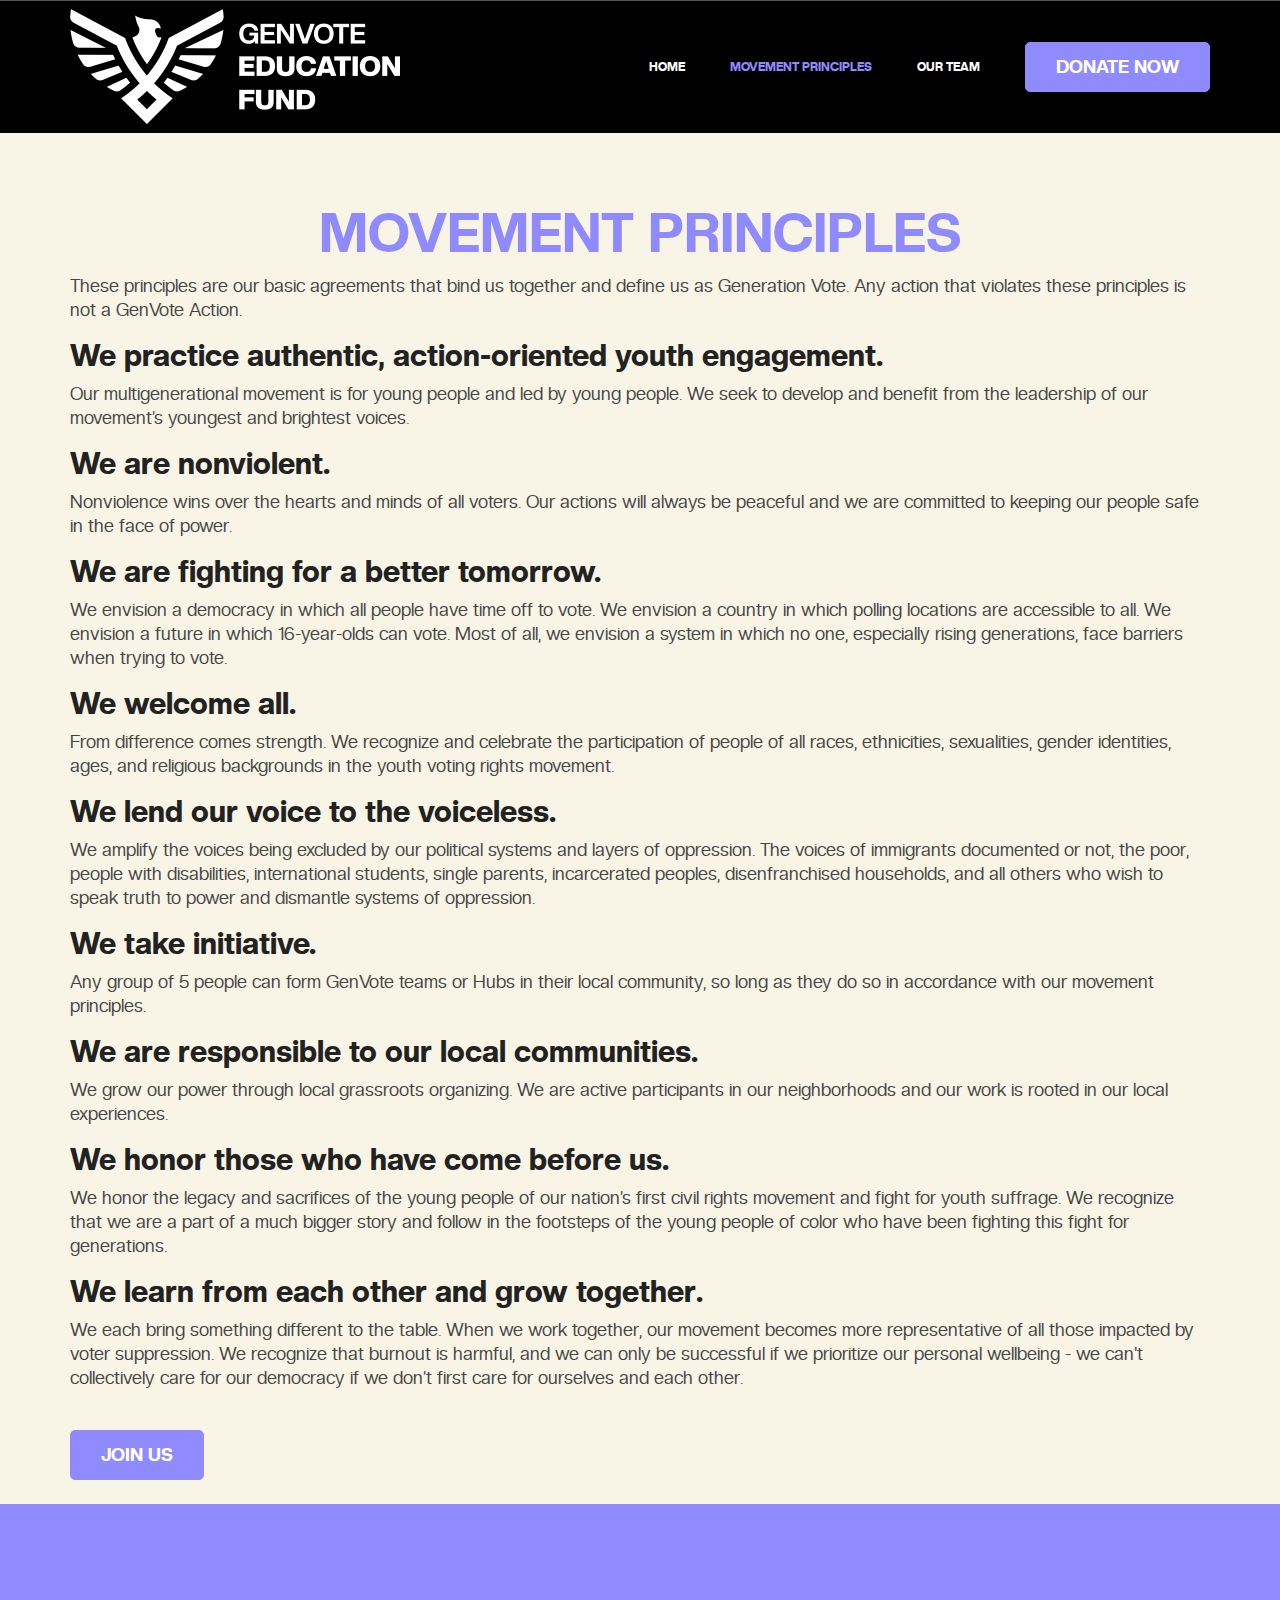
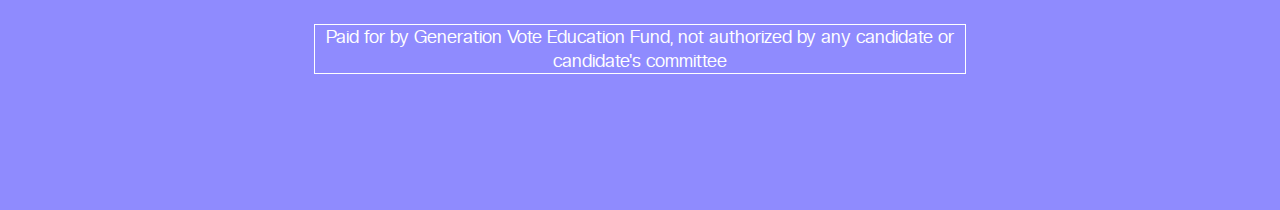
<file: movement-principles.html>
<!doctype html>
<html lang="en">

<head>
	<!-- Required meta tags -->
	<meta charset="utf-8">
	<meta name="viewport" content="width=device-width, initial-scale=1, shrink-to-fit=no">
	<link rel="icon" href="img/GenVoteFavicon.png" type="image/png">
	<title>Movement Principles</title>
	<!-- Bootstrap CSS -->
	<link rel="stylesheet" href="css/bootstrap.css">
	<link rel="stylesheet" href="vendors/linericon/style.css">
	<link rel="stylesheet" href="https://use.fontawesome.com/releases/v5.7.2/css/all.css" integrity="sha384-fnmOCqbTlWIlj8LyTjo7mOUStjsKC4pOpQbqyi7RrhN7udi9RwhKkMHpvLbHG9Sr" crossorigin="anonymous">
	<link rel="stylesheet" href="css/font-awesome.min.css">
	<link rel="stylesheet" media="screen" href="https://fontlibrary.org/face/glacial-indifference" type="text/css"/>
	<link rel="stylesheet" href="vendors/owl-carousel/owl.carousel.min.css">
	<link rel="stylesheet" href="vendors/lightbox/simpleLightbox.css">
	<link rel="stylesheet" href="vendors/nice-select/css/nice-select.css">
	<link rel="stylesheet" href="vendors/animate-css/animate.css">
	<link rel="stylesheet" href="vendors/jquery-ui/jquery-ui.css">
	<!-- main css -->
	<link rel="stylesheet" href="css/style.css">
	<link rel="stylesheet" href="css/responsive.css">
	
	<!-- Global site tag (gtag.js) - Google Analytics -->
	<script async src="https://www.googletagmanager.com/gtag/js?id=UA-140295173-1"></script>
	<script>
	  window.dataLayer = window.dataLayer || [];
	  function gtag(){dataLayer.push(arguments);}
	  gtag('js', new Date());

	  gtag('config', 'UA-140295173-1');
	</script>

</head>

<body>


	<!--================Header Menu Area =================-->
	<header class="header_area">
		<div class="main_menu">
			<nav class="navbar navbar-expand-lg navbar-light">
				<div class="container">
					<!-- Brand and toggle get grouped for better mobile display -->
					<a class="navbar-brand logo_h" href="index.html">
						<img src="img/GenVote Education Fund Logo.png" alt="">
					</a>
					<button class="navbar-toggler" type="button" data-toggle="collapse" data-target="#navbarSupportedContent" aria-controls="navbarSupportedContent"
					 aria-expanded="false" aria-label="Toggle navigation">
						<span class="icon-bar"></span>
						<span class="icon-bar"></span>
						<span class="icon-bar"></span>
					</button>
					<!-- Collect the nav links, forms, and other content for toggling -->
					<div class="collapse navbar-collapse offset" id="navbarSupportedContent">
						<div class="row ml-0 w-100">
							<div class="col-lg-12 pr-0">
								<ul class="nav navbar-nav center_nav pull-right">
									<li class="nav-item">
										<a class="nav-link" href="index.html">home</a>
									</li>
									 
									
									<li class="nav-item active submenu dropdown">
										<a href="movement-principles.html" class="nav-link dropdown-toggle" data-toggle="dropdown" role="button" aria-haspopup="true" aria-expanded="false">Movement Principles</a>
										
									</li>
									<li class="nav-item submenu dropdown">
										<a href="team.html" class="nav-link dropdown-toggle" data-toggle="dropdown" role="button" aria-haspopup="true" aria-expanded="false">Our Team</a>
									</li>
									
									<li class="nav-item">
										<a class="main_btn" href="https://secure.actblue.com/donate/generation-vote-education-fund-1" target='_blank' rel='nofollow noreferrer'>donate now</a>
									</li>
								</ul>
							</div>
						</div>
					</div>
				</div>
			</nav>
		</div>
	</header>
	<!--================Header Menu Area =================-->

	<!--====
	<section class="banner_area principles_banner">
		<div class="banner_inner d-flex align-items-center">
			<div class="overlay"></div>
			<div class="container">
				<div class="banner_content text-center">
					<h2>MOVEMENT PRINCIPLES</h2>
				</div>
			</div>
		</div>
	</section>
	=============End Banner Area =================-->


	<div class="whole-wrap" style="background-color: #F9F5E6">
			<div class="container">
				<div style="padding:200px 0 0 0;" class="section-top-border">
					<div class="text-center">
						<h1 style="color:#8F8BFE; font-size:3em;">MOVEMENT PRINCIPLES</h1>
					</div>
					<div class="row">
						<div class="col-md-12">	
							<p>These principles are our basic agreements that bind us together and define us as Generation Vote. Any action that violates these principles is not a GenVote Action. 
 							<h2>We practice authentic, action-oriented youth engagement.</h2>
							<p> Our multigenerational movement is for young people and led by young people. We seek to develop and benefit from the leadership of our movement’s youngest and brightest voices.</p> 
							 
							<h2> We are nonviolent.</h2>
							<p> Nonviolence wins over the hearts and minds of all voters. Our actions will always be peaceful and we are committed to keeping our people safe in the face of power.</p> 
							<h2>We are fighting for a better tomorrow.</h2>
							<p> We envision a democracy in which all people have time off to vote. We envision a country in which polling locations are accessible to all. We envision a future in which 16-year-olds can vote. Most of all, we envision a system in which no one, especially rising generations, face barriers when trying to vote.</p> 
							<h2>We welcome all.</h2>
							<p> From difference comes strength. We recognize and celebrate the participation of people of all races, ethnicities, sexualities, gender identities, ages, and religious backgrounds in the youth voting rights movement.</p> 
							<h2>We lend our voice to the voiceless.</h2>
							<p> We amplify the voices being excluded by our political systems and layers of oppression. The voices of immigrants documented or not, the poor, people with disabilities, international students, single parents, incarcerated peoples, disenfranchised households, and all others who wish to speak truth to power and dismantle systems of oppression.</p> 
							<h2>We take initiative.</h2>
							<p> Any group of 5 people can form GenVote teams or Hubs in their local community, so long as they do so in accordance with our movement principles.</p> 
							<h2>We are responsible to our local communities.</h2>
							<p> We grow our power through local grassroots organizing. We are active participants in our neighborhoods and our work is rooted in our local experiences.</p> 
							<h2>We honor those who have come before us.</h2>
							<p> We honor the legacy and sacrifices of the young people of our nation’s first civil rights movement and fight for youth suffrage. We recognize that we are a part of a much bigger story and follow in the footsteps of the young people of color who have been fighting this fight for generations.</p> 
							<h2>We learn from each other and grow together.</h2>
							<p> We each bring something different to the table. When we work together, our movement becomes more representative of all those impacted by voter suppression. We recognize that burnout is harmful, and we can only be successful if we prioritize our personal wellbeing - we can't collectively care for our democracy if we don’t first care for ourselves and each other.
							</p> 

									<br>
									<a class="main_btn" href="https://actionnetwork.org/forms/join-genvote">join us</a>
								</div>
							</div>
						</div>
						
					<br>
				</div>
			</div>
		</div>
	</div>



	<!--================ Start Footer Area  =================-->
	<footer class="footer-area section_gap">
		<div class="container">
			<!--====<div class="row">
				<div class="col-lg-4 col-md-6 col-sm-6 text-center">
					<div class="single-footer-widget">
						<h6 class="footer_title">Info</h6>
						<p>
							<a style="color:#FFF;" href="privacy-policy.html">Privacy Policy</a><br>
							<a style="color:#FFF;" href="team.html">Our Team</a><br>
							<a style="color:#FFF;" href="pdf/Brand Guide - Generation Vote.pdf" target="_blank">Style Guide</a>
						</p>
					</div>
				</div>
				<div class="col-lg-4 col-md-6 col-sm-6 text-center">
					<div class="single-footer-widget f_social_wd">
						<h6 class="footer_title">Follow Us</h6>
						<div class="f_social">
							<a href="https://www.instagram.com/genvoteus/" target="_blank">
								<i class="fa fa-2x fa-instagram"></i>
							</a>
							<a href="https://www.facebook.com/genvote/" target="_blank">
								<i class="fa fa-2x fa-facebook"></i>
							</a>
							<a href="https://twitter.com/GenVoteUS" target="_blank">
								<i class="fa fa-2x fa-twitter"></i>
							</a>
							<a href="https://medium.com/generation-vote">
								<i class="fab fa-2x fa-medium"></i>
							</a>
							<a href="https://www.linkedin.com/company/generation-vote/about/" target="_blank">
								<i class="fa fa-2x fa-linkedin" target="_blank"></i>
							</a>
						</div>
					</div>
				</div>
				<div class="col-lg-4 col-md-6 col-sm-6 text-center">
					<div class="single-footer-widget">
						<h6 class="footer_title">Contact</h6>
						<p>Contact Us: <a href="mailto:"info@genvote.org" style="color: #F9F5E6;">info@genvote.org</p></a>
						<p>Press: <a href="mailto:"press@genvote.org" style="color: #F9F5E6;"> press@genvote.org</p></a>
				    </div>
				</div>
			</div>
			<br>
			<br>==-->
			<div class="row">
				<div class="col-md-7 mx-auto text-center">
					<p class="paid-for">Paid for by Generation Vote Education Fund, not authorized by any candidate or candidate's committee</p>
				</div>
			</div>



				
		<!--	</div>
			<br>
			<br>
			<div class="row">
				<div class="col-lg-12 text-center">
					<p class="copyright"><!-- Link back to Colorlib can't be removed. Template is licensed under CC BY 3.0. -->
<!--Copyright &copy;<script>document.write(new Date().getFullYear());</script> All rights reserved | This template is made with <i class="fa fa-heart-o" aria-hidden="true"></i> by <a href="https://colorlib.com" target="_blank">Colorlib</a> -->
<!-- Link back to Colorlib can't be removed. Template is licensed under CC BY 3.0. 
					</p>
				</div>
			</div>-->
		</div>
	</footer>

	<!--================ End Footer Area  =================-->



	<!-- Optional JavaScript -->
	<!-- jQuery first, then Popper.js, then Bootstrap JS -->
	<script src="js/jquery-3.2.1.min.js"></script>
	<script src="js/popper.js"></script>
	<script src="js/bootstrap.min.js"></script>
	<!-- <script src="vendors/lightbox/simpleLightbox.min.js"></script> -->
	<script src="vendors/nice-select/js/jquery.nice-select.min.js"></script>
	<!-- <script src="vendors/isotope/imagesloaded.pkgd.min.js"></script> -->
	<script src="vendors/isotope/isotope-min.js"></script>
	<script src="vendors/owl-carousel/owl.carousel.min.js"></script>
	<script src="js/jquery.ajaxchimp.min.js"></script>
	<!-- <script src="vendors/counter-up/jquery.waypoints.min.js"></script> -->
	<!-- <script src="vendors/flipclock/timer.js"></script> -->
	<!-- <script src="vendors/counter-up/jquery.counterup.js"></script> -->
	<script src="js/mail-script.js"></script>
	<script src="js/custom.js"></script>
</body>

</html>
</file>
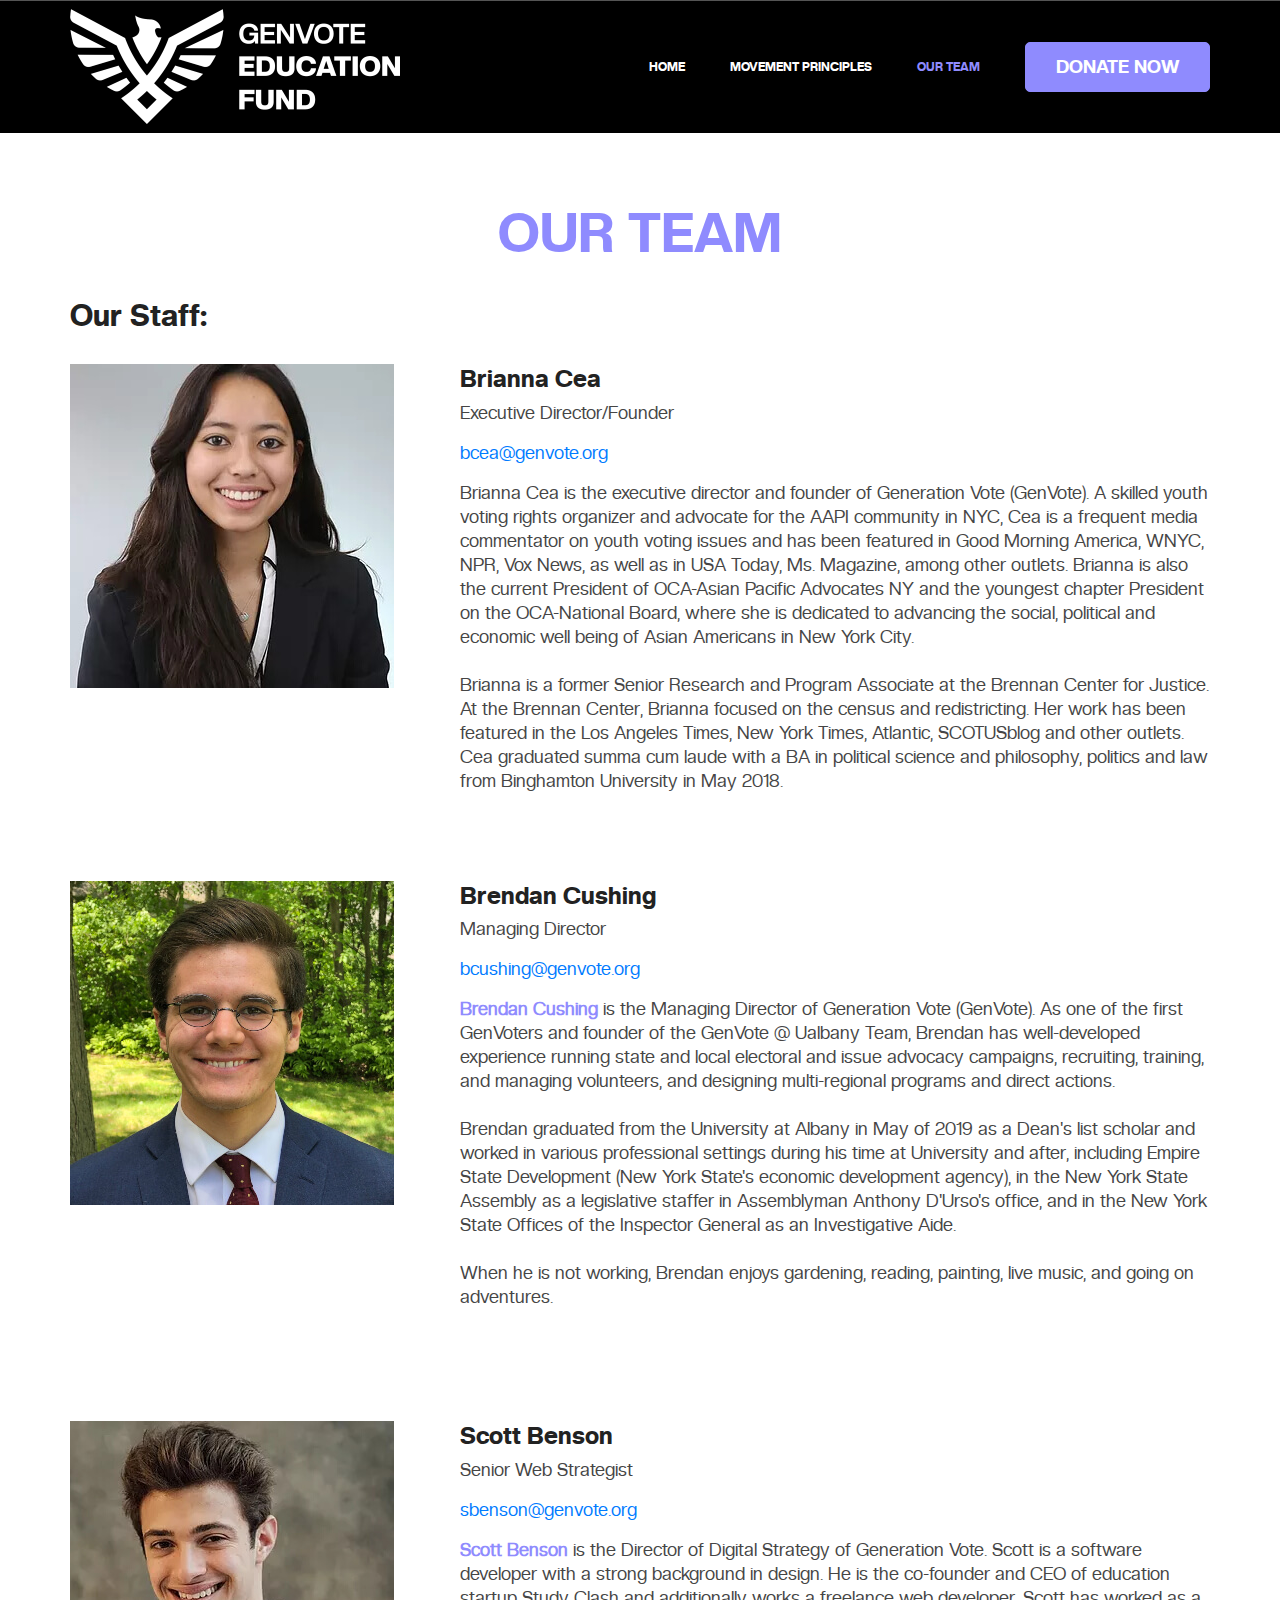
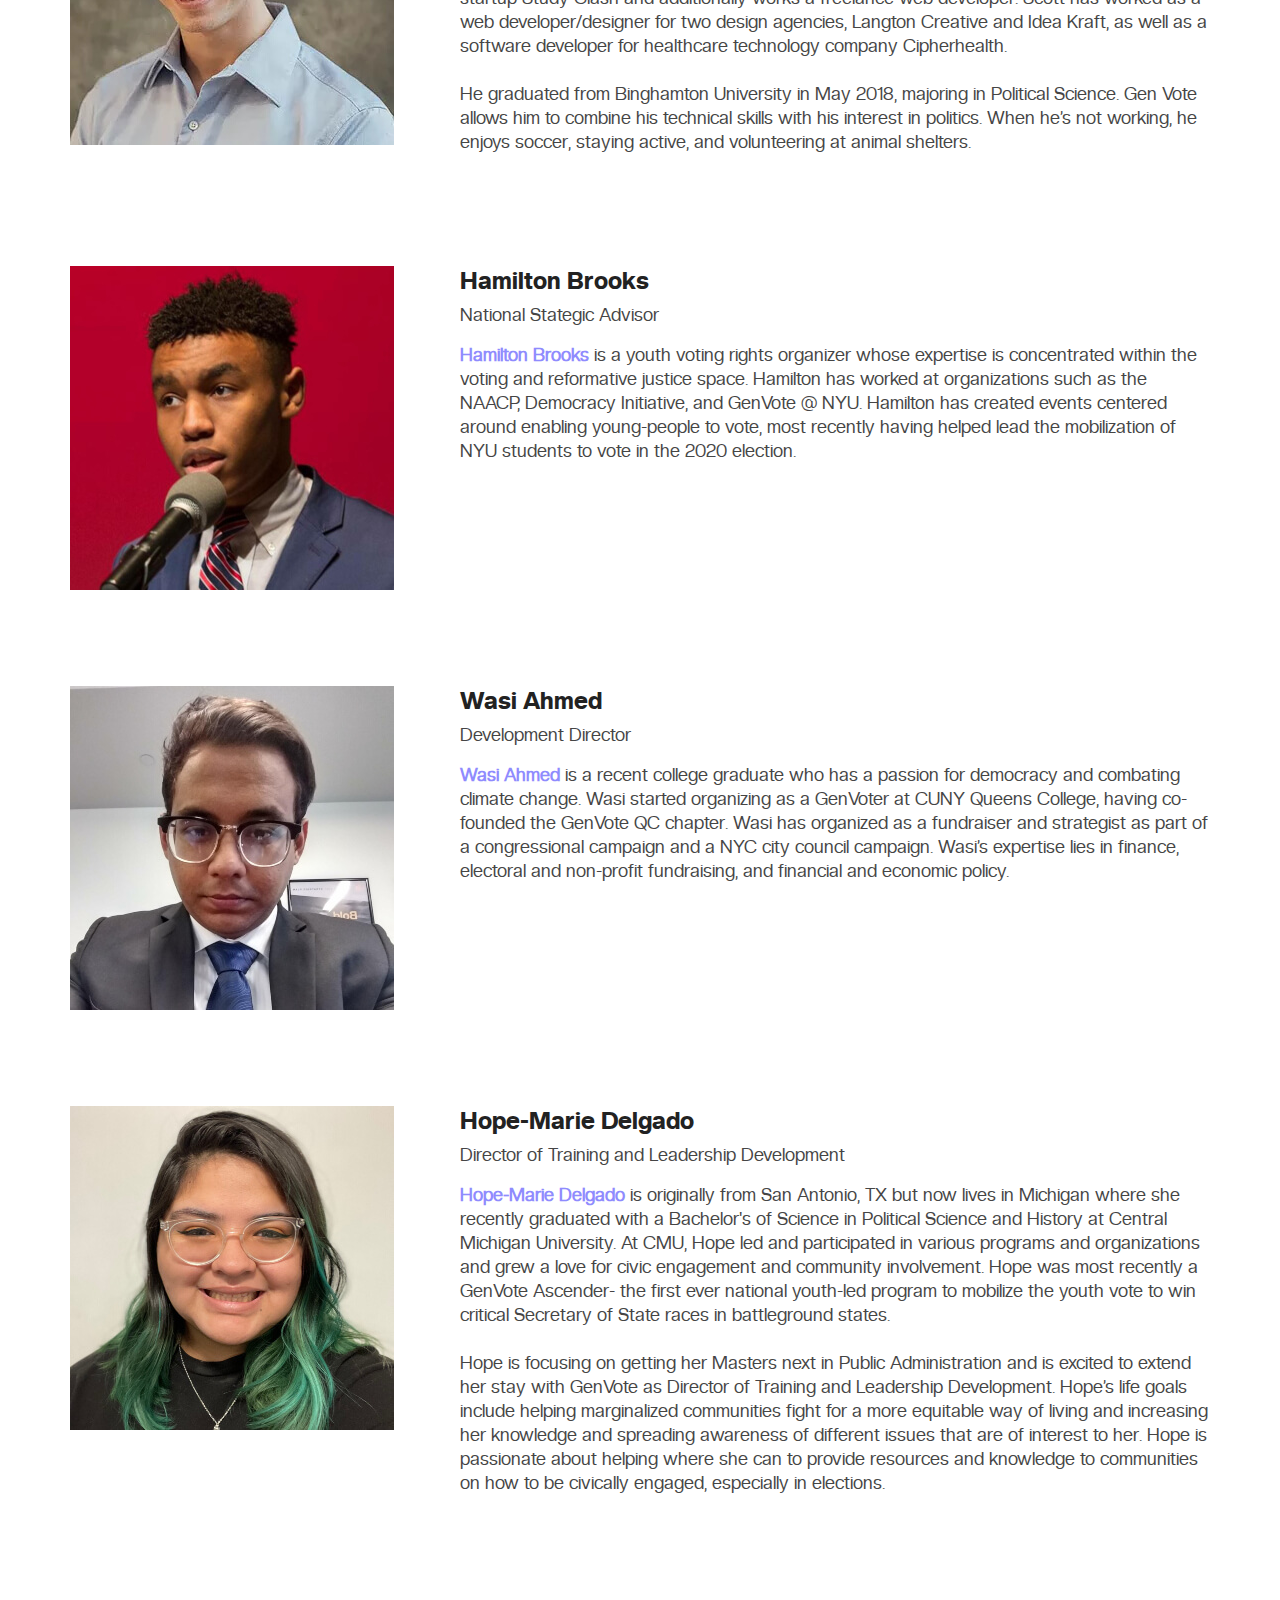
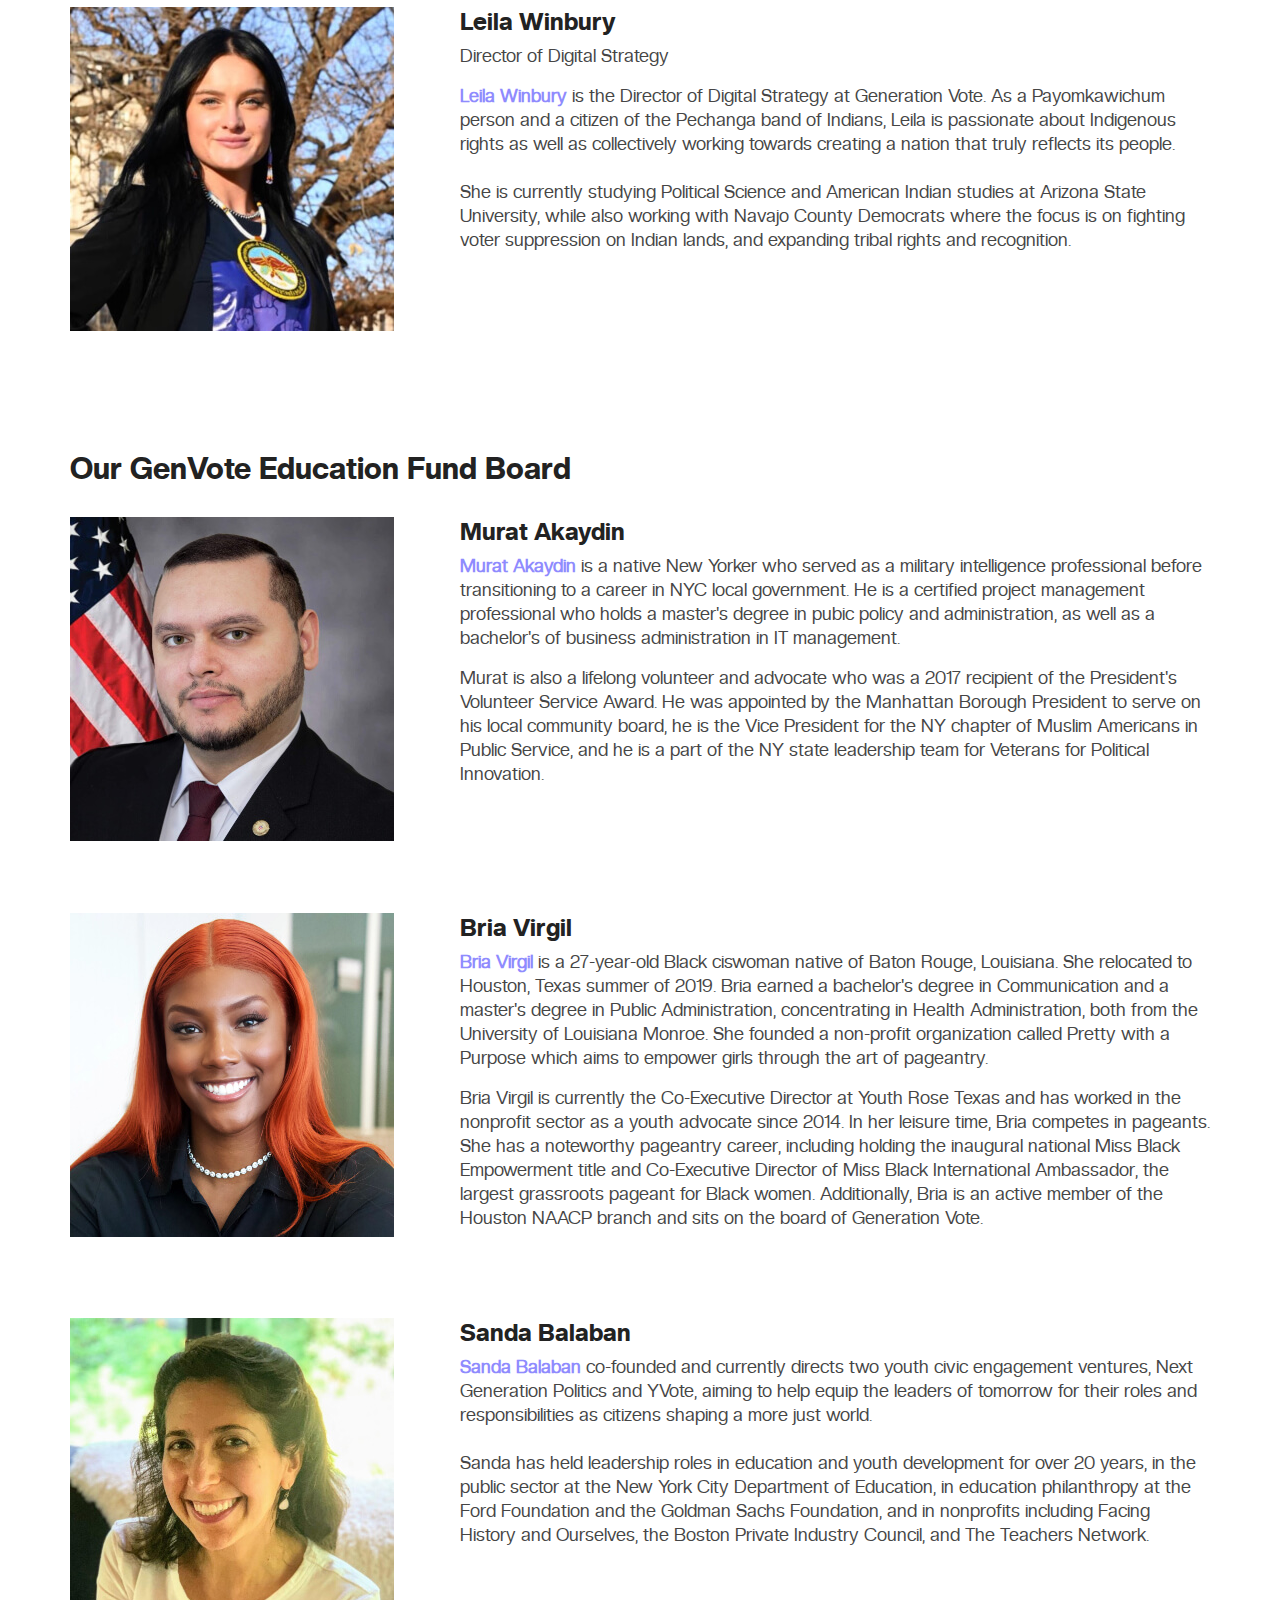
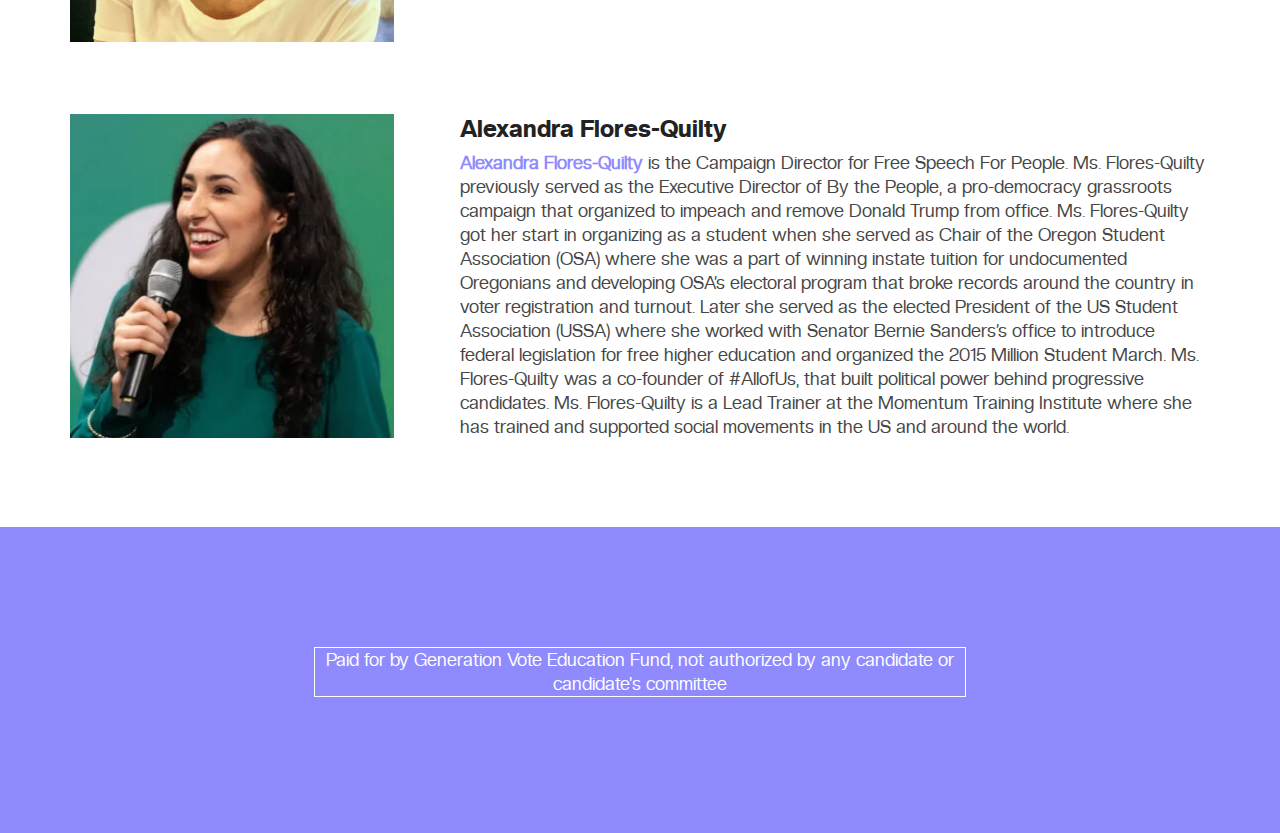
<file: team.html>
<!doctype html>
<html lang="en">

<head>
	<!-- Required meta tags -->
	<meta charset="utf-8">
	<meta name="viewport" content="width=device-width, initial-scale=1, shrink-to-fit=no">
	<link rel="icon" href="img/GenVoteFavicon.png" type="image/png">
	<title>Our Team</title>
	<!-- Bootstrap CSS -->
	<link rel="stylesheet" href="css/bootstrap.css">
	<link rel="stylesheet" href="vendors/linericon/style.css">
	<link rel="stylesheet" href="https://use.fontawesome.com/releases/v5.7.2/css/all.css" integrity="sha384-fnmOCqbTlWIlj8LyTjo7mOUStjsKC4pOpQbqyi7RrhN7udi9RwhKkMHpvLbHG9Sr" crossorigin="anonymous">
	<link rel="stylesheet" href="css/font-awesome.min.css">
	<link rel="stylesheet" media="screen" href="https://fontlibrary.org/face/glacial-indifference" type="text/css"/>
	<link rel="stylesheet" href="vendors/owl-carousel/owl.carousel.min.css">
	<link rel="stylesheet" href="vendors/lightbox/simpleLightbox.css">
	<link rel="stylesheet" href="vendors/nice-select/css/nice-select.css">
	<link rel="stylesheet" href="vendors/animate-css/animate.css">
	<link rel="stylesheet" href="vendors/jquery-ui/jquery-ui.css">
	<!-- main css -->
	<link rel="stylesheet" href="css/style.css">
	<link rel="stylesheet" href="css/responsive.css">

	<!-- Global site tag (gtag.js) - Google Analytics -->
	<script async src="https://www.googletagmanager.com/gtag/js?id=UA-140295173-1"></script>
	<script>
	  window.dataLayer = window.dataLayer || [];
	  function gtag(){dataLayer.push(arguments);}
	  gtag('js', new Date());

	  gtag('config', 'UA-140295173-1');
	</script>
	
</head>

<body>

	<!--================Header Menu Area =================-->
	<header class="header_area">
		<div class="main_menu">
			<nav class="navbar navbar-expand-lg navbar-light">
				<div class="container">
					<!-- Brand and toggle get grouped for better mobile display -->
					<a class="navbar-brand logo_h" href="index.html">
						<img src="img/GenVote Education Fund Logo.png" alt="">
					</a>
					<button class="navbar-toggler" type="button" data-toggle="collapse" data-target="#navbarSupportedContent" aria-controls="navbarSupportedContent"
					 aria-expanded="false" aria-label="Toggle navigation">
						<span class="icon-bar"></span>
						<span class="icon-bar"></span>
						<span class="icon-bar"></span>
					</button>
					<!-- Collect the nav links, forms, and other content for toggling -->
					<div class="collapse navbar-collapse offset" id="navbarSupportedContent">
						<div class="row ml-0 w-100">
							<div class="col-lg-12 pr-0">
								<ul class="nav navbar-nav center_nav pull-right">
									<li class="nav-item">
										<a class="nav-link" href="index.html">home</a>
									</li>
									 
									<li class="nav-item submenu dropdown">
										<a href="movement-principles.html" class="nav-link dropdown-toggle" data-toggle="dropdown" role="button" aria-haspopup="true" aria-expanded="false">Movement Principles</a>
										
									</li>
									<li class="nav-item active submenu dropdown">
										<a href="team.html" class="nav-link dropdown-toggle" data-toggle="dropdown" role="button" aria-haspopup="true" aria-expanded="false">Our Team</a>
									</li>
									<li class="nav-item">
										<a class="main_btn" href="https://secure.actblue.com/donate/generation-vote-education-fund-1" target='_blank' rel='nofollow noreferrer'>donate now</a>
									</li>
								</ul>
							</div>
						</div>
					</div>
				</div>
			</nav>
		</div>
	</header>
	<!--================Header Menu Area =================-->

	<!--================ Banner Area =============
	<section class="banner_area story_banner">
		<div class="banner_inner d-flex align-items-center">
			<div class="overlay"></div>
			<div class="container">
				<div class="banner_content text-center">
					<h2>Our Team</h2>
					
				</div>
			</div>
		</div>
	</section>====-->
	<!--================End Banner Area =================-->
	<!--<section class="why-matters">
		
		<div class="donation_details pt-5 pb-5">
			<div class="container ">
				<div class="row ">
					<div class="col-lg-12">
						<div class="content_wrapper text-left">
							<h4 style="color:#FFF">We are millennials, activists, and campaign veterans looking to turn the political process upside down. We created a new model of engagement that disrupts the political process, empowers young people to take control of the narrative,  and change the direction of our local communities. We are a network of students conducting original student opinions research on our campuses, advocating for innovative local Youth Platforms, engaging with thousands of student voters and working with local progressive candidates across New York.<br><br>

							We are the next generation of politicians, teachers, doctors, and engineers. Our vote can determine the future of our country. To do this, we need to organize a bottom-up youth-driven movement. We need to be Generation Vote.</h3>
							
						</div>
					</div>
				</div>
			</div>
		</div>
		
	</section>-->


	<div class="whole-wrap">
		<div class="container">
			<div style="padding:200px 0 0 0;" class="section-top-border">
				<div class="text-center">
					<h1 style="color:#8F8BFE; font-size:3em;">OUR TEAM</h1>
				</div>
				<br>
				<h2 class="mb-30 title_color">Our Staff:</h2>
				<div class="row">
					<div class="col-md-4">
						<img src="img/BriannaCea.jpg" alt="Brianna Cea" class="img-fluid">
					</div>
					<div class="col-md-8 mt-sm-20 left-align-p">
						<h3>Brianna Cea</h3>
						<p>Executive Director/Founder</p>     

						<p><a href= "mailto: bcea@genvote.org">bcea@genvote.org</a></p>
						<p>Brianna Cea is the executive director and founder of Generation Vote (GenVote). A skilled youth voting rights organizer and advocate for the AAPI community in NYC, Cea is a frequent media commentator on youth voting issues and has been featured in Good Morning America, WNYC, NPR, Vox News, as well as in USA Today, Ms. Magazine, among other outlets. Brianna is also the current President of OCA-Asian Pacific Advocates NY and the youngest chapter President on the OCA-National Board, where she is dedicated to advancing the social, political and economic well being of Asian Americans in New York City. <br><br>

						Brianna is a former Senior Research and Program Associate at the Brennan Center for Justice. At the Brennan Center, Brianna focused on the census and redistricting. Her work has been featured in the Los Angeles Times, New York Times, Atlantic, SCOTUSblog and other outlets. Cea graduated summa cum laude with a BA in political science and philosophy, politics and law from Binghamton University in May 2018.</p>
					</div>
				</div>
				<br><br><br>
				<div class="row">
					<div class="col-md-4">
						<img src="img/BrendanCushing.jpg" alt="Brendan Cushing" class="img-fluid">
					</div>
					<div class="col-md-8 mt-sm-20 left-align-p">
						<h3>Brendan Cushing</h3>
						<p>Managing Director</p>     

						<p><a href= "mailto: bcushing@genvote.org">bcushing@genvote.org</a></p>
						<p><b style="color: #8F8BFE;">Brendan Cushing</b> is the Managing Director of Generation Vote (GenVote). As one of the first GenVoters and founder of the GenVote @ Ualbany Team, Brendan has well-developed experience running state and local electoral and issue advocacy campaigns, recruiting, training, and managing volunteers, and designing multi-regional programs and direct actions.<br><br>

						Brendan graduated from the University at Albany in May of 2019 as a Dean's list scholar and worked in various professional settings during his time at University and after, including Empire State Development (New York State's economic development agency), in the New York State Assembly as a legislative staffer in Assemblyman Anthony D'Urso's office, and in the New York State Offices of the Inspector General as an Investigative Aide.<br><br>

						When he is not working, Brendan enjoys gardening, reading, painting, live music, and going on adventures. </p>
					</div>
				</div>
				<br><br><br><br>
				<div class="row">
					<div class="col-md-4">
						<img src="img/ScottBenson.jpg" alt="Scott Benson" class="img-fluid">
					</div>
					<div class="col-md-8 mt-sm-20 left-align-p">
						<h3>Scott Benson</h3>
						<p>Senior Web Strategist</p>     

						<p><a href= "mailto: sbenson@genvote.org">sbenson@genvote.org</a></p>
						<p><b style="color: #8F8BFE;">Scott Benson</b> is the Director of Digital Strategy of Generation Vote. Scott is a software developer with a strong background in design. He is the co-founder and CEO of education startup Study Clash and additionally works a freelance web developer. Scott has worked as a web developer/designer for two design agencies, Langton Creative and Idea Kraft, as well as a software developer for healthcare technology company Cipherhealth.<br><br>

						He graduated from Binghamton University in May 2018, majoring in Political Science. Gen Vote allows him to combine his technical skills with his interest in politics. When he’s not working, he enjoys soccer, staying active, and volunteering at animal shelters.</p>
					</div>
				</div>
				<br><br><br><br>
				
				<div class="row">
					<div class="col-md-4">
						<img src="img/Hamilton Brooks.jpg" alt="Hamilton Brooks" class="img-fluid">
					</div>
					<div class="col-md-8 mt-sm-20 left-align-p">
						<h3>Hamilton Brooks</h3>
						<p>National Stategic Advisor</p>     

						<p><b style="color: #8F8BFE;">Hamilton Brooks</b> is a youth voting rights organizer whose expertise is concentrated within the voting and reformative justice space. Hamilton has worked at organizations such as the NAACP, Democracy Initiative, and GenVote @ NYU. Hamilton has created events centered around enabling young-people to vote, most recently having helped lead the mobilization of NYU students to vote in the 2020 election.</p>
					</div>
				</div>
				<br><br><br><br>
				<div class="row">
					<div class="col-md-4">
						<img src="img/Wasi Ahmed.jpg" alt="Wasi Ahmed" class="img-fluid">
					</div>
					<div class="col-md-8 mt-sm-20 left-align-p">
						<h3>Wasi Ahmed</h3>
						<p>Development Director</p>     

						<p><b style="color: #8F8BFE;">Wasi Ahmed</b> is a recent college graduate who has a passion for democracy and combating climate change. Wasi started organizing as a GenVoter at CUNY Queens College, having co-founded the GenVote QC chapter. Wasi has organized as a fundraiser and strategist as part of a congressional campaign and a NYC city council campaign. Wasi’s expertise lies in finance, electoral and non-profit fundraising, and financial and economic policy.</p>
					</div>
				</div>
				<br><br><br><br>
				<div class="row">
					<div class="col-md-4">
						<img src="img/Hope-Marie Delgado.jpg" alt="Hope-Marie Delgado" class="img-fluid">
					</div>
					<div class="col-md-8 mt-sm-20 left-align-p">
						<h3>Hope-Marie Delgado</h3>
						<p>Director of Training and Leadership Development</p> 
						<p><b style="color: #8F8BFE;">Hope-Marie Delgado</b> is originally from San Antonio, TX but now lives in Michigan where she recently graduated with a Bachelor's of Science in Political Science and History at Central Michigan University. At CMU, Hope led and participated in various programs and organizations and grew a love for civic engagement and community involvement. Hope was most recently a GenVote Ascender- the first ever national youth-led program to mobilize the youth vote to win critical Secretary of State races in battleground states.<br><br>

						Hope is focusing on getting her Masters next in Public Administration and is excited to extend her stay with GenVote as Director of Training and Leadership Development. Hope’s life goals include helping marginalized communities fight for a more equitable way of living and increasing her knowledge and spreading awareness of different issues that are of interest to her. Hope is passionate about helping where she can to provide resources and knowledge to communities on how to be civically engaged, especially in elections.</p>
					</div>
				</div>
				<br><br><br><br>
				<div class="row">
					<div class="col-md-4">
						<img src="img/Leila Winbury.jpg" alt="Leila Winbury" class="img-fluid">
					</div>
					<div class="col-md-8 mt-sm-20 left-align-p">
						<h3>Leila Winbury</h3>
						<p>Director of Digital Strategy</p> 
						<p><b style="color: #8F8BFE;">Leila Winbury </b>is the Director of Digital Strategy at Generation Vote. As a Payomkawichum person and a citizen of the Pechanga band of Indians, Leila is passionate about Indigenous rights as well as collectively working towards creating a nation that truly reflects its people.<br><br>

						She is currently studying Political Science and American Indian studies at Arizona State University, while also working with Navajo County Democrats where the focus is on fighting voter suppression on Indian lands, and expanding tribal rights and recognition. </p>
					</div>
				</div>
				<br>
				<!--================<h2 class="mb-30 title_color">Our GenVote Action Board:</h2>
				<div class="row">
					<div class="col-md-4">
						<img src="img/Jeff Furman.jpg" alt="Jeff Furman" class="img-fluid">
					</div>
					<div class="col-md-8 mt-sm-20 left-align-p">
						<h3>Jeff Furman</h3>
						<br>
						<p><b style="color: #8F8BFE;">Jeff Furman</b> served on the Ben & Jerry’s corporate board for almost 40 years, providing in-house legal counsel and fostering many of the company’s social initiatives. Jeff’s current role is Ben & Jerry’s Board of Directors Emeritus,  alongside being President of the Ben & Jerry’s Foundation.  Jeff resides in Ithaca, NY and is co-founder of the Community Dispute Resolution center and Social Ventures. Currently he  is an advisor to the Dorothy Cotton Institute, Alliance of Families for Justice, and the Economic Hardship Reporting Project. Alongside his other commitments, he is on the Board of the Oakland Institute and is involved in democracy initiatives including REJOICE THE VOTE.</p>
					</div>
				</div>
				<br><br><br>
				<div class="row">
					<div class="col-md-4">
						<img src="img/Sean Morales-Doyle.jpg" alt="Sean Morales-Doyle" class="img-fluid">
					</div>
					<br><br>
					<div class="col-md-8 mt-sm-20 left-align-p">
						<h3>Sean Morales-Doyle</h3>
						<br>
						<p><b style="color: #8F8BFE;">Sean Morales-Doyle</b> serves as a deputy director in the Democracy Program, where he focuses on voting rights and elections. He advocates for pro-voter reforms like automatic voter registration and voting rights restoration while fighting back against voter suppression efforts in the courts. Morales-Doyle is a seasoned litigator with experience in civil rights and constitutional matters, as well as a background in labor and employment law. Prior to joining the Brennan Center, Morales-Doyle was a shareholder at Despres, Schwartz & Geoghegan, Ltd., in Chicago. He litigated all manner of civil rights and constitutional matters and represented workers and unions in a wide variety of labor and employment cases. Morales-Doyle earned both his undergraduate and law degrees from Northwestern University. After law school, he served as an assistant attorney general for the State of Illinois in the Special Litigation Bureau, where he investigated and litigated cases involving consumer fraud and false claims. He then served as a law clerk to Hon. William J. Hibbler of the United States District Court for the Northern District of Illinois.</p>

						
					</div>
				</div>
				<br><br><br>
				<div class="row">
					<div class="col-md-4">
						<img src="img/Wisdom Cole.jpg" alt="Wisdom Cole" class="img-fluid">
					</div>
					<div class="col-md-8 mt-sm-20 left-align-p">
						<h3>Wisdom Cole</h3>
						<p><b style="color: #8F8BFE;">Wisdom Cole</b> is the National Organizing Manager for the NAACP Youth and College Division. In this role, he supports youth and college workshops for civil rights advocacy training institute, electoral action trainings, grassroots organizing, issues toolkits, and webinars. Mr. Cole was previously a field and state conference organizer for the Afrikan Black Coalition(ABC), the largest Black collegiate organization in California.<br><br>
							
						Mr. Cole is a Class of 2015 University of California, Santa Cruz Alumni from Oakes College. He majored in Chemistry with a minor in STEM Education. As a student organizer, Mr. Cole held multiple student positions such as a Neighborhood Assistant for Biko House at Oakes College as well as a Residential Assistant at Stevenson College in the Rosa Parks African American Themed House. In addition, Mr. Cole was very active in the Black student organizing spaces such as the African BlackStudent Alliance (A/BSA), African Student Union (ASU), and the Black Experience Team (BET). Mr. Cole is also coming from a background as a high school math and science educator.
						</p>
					</div>
				</div>
				<br><br><br>
				<div class="row">
					<div class="col-md-4">
						<img src="img/BriannaCea.jpg" alt="Brianna Cea" class="img-fluid">
					</div>
					<div class="col-md-8 mt-sm-20 left-align-p">
						<h3>Brianna Cea</h3>
						<p>Brianna Cea is the executive director and founder of Generation Vote (GenVote). A skilled youth voting rights organizer and advocate for the AAPI community in NYC, Cea is a frequent media commentator on youth voting issues and has been featured in Good Morning America, WNYC, NPR, Vox News, as well as in USA Today, Ms. Magazine, among other outlets. Brianna is also the current President of OCA-Asian Pacific Advocates NY and the youngest chapter President on the OCA-National Board, where she is dedicated to advancing the social, political and economic well being of Asian Americans in New York City. <br><br>

						Brianna is a former Senior Research and Program Associate at the Brennan Center for Justice. At the Brennan Center, Brianna focused on the census and redistricting. Her work has been featured in the Los Angeles Times, New York Times, Atlantic, SCOTUSblog and other outlets. Cea graduated summa cum laude with a BA in political science and philosophy, politics and law from Binghamton University in May 2018.</p>
					</div>
				</div>
				<br><br><br>==-->
				
				<!--=======<div class="row">
					<div class="col-md-4">
						<img src="img/Ramon Contreras.jpg" alt="Ramon Contreras" class="img-fluid">
					</div>
					<div class="col-md-8 mt-sm-20 left-align-p">
						<h3>Ramon Contreras</h3>
						<br>
						<p><b style="color: #8F8BFE;">Ramon Contreras</b> is the Founder of Youth Over Guns, a student-led group that advocates for inclusive gun reform that protects people of color. On June 2, Contreras and other activists carried a symbolic casket across the Brooklyn Bridge to bring awareness to gun violence in communities of color. Contreras continued his efforts throughout the summer and joined the March For Our Lives activists on their nationwide bus tour, registering thousands of young people to vote. He later became the organization's National Field Strategist for the 2018 midterm elections. Along with his activism, Ramon has served under NY Governor Andrew Cuomo, The New York State Democratic Party, and Mercury Public Affairs.</p>
					</div>
				</div>
				<br><br><br>

				<div class="row">
					<div class="col-md-4">
						<img src="img/Jasmine Neveles.jpg" alt="Jasmine Neveles" class="img-fluid">
					</div>
					<div class="col-md-8 mt-sm-20 left-align-p">
						<h3>Jasmine Neveles</h3>
						<p><b style="color: #8F8BFE;">Jasmine Neveles</b>  is a strategic marketing executive with 14 years of experience shaping cross-platform campaigns, content, and go-to-market planning for global brands and agencies. Jasmine has helped brands create impactful customer experiences with emphasis on acquisition, retention, and engagement. Jasmine leads high-performing, cross-functional teams in delivering on brand and business goals and is currently a consultant at OxfordSM.</p>
					</div>
				</div>
				<br><br><br>
				<div class="row">
					<div class="col-md-4">
						<img src="img/Shevann Steuben.jpg" alt="Shevann Steuben" class="img-fluid">
					</div>
					<div class="col-md-8 mt-sm-20 left-align-p">
						<h3>Shevann Steuben</h3>
						<p><b style="color: #8F8BFE;">Shevann Steuben</b> currently serves as the President of the Texas NAACP Youth & College Division and has been a member of the association for 5 years. Shevann has worked on voting rights across Texas, as well as engaged in social action and civic engagement initiatives surrounding death row, youth mobilization, and community building.</p>
					</div>
				</div>
				<br><br><br>
				<div class="row">
					<div class="col-md-4">
						<img src="img/Kyla Frank.jpg" alt="Kyla Frank" class="img-fluid">
					</div>
					<div class="col-md-8 mt-sm-20 left-align-p">
						<h3>Kyla Frank</h3>
						<p><b style="color: #8F8BFE;">Kyla Frank</b> is a graduate of Virginia State University. During her college tenure, she organized with several youth organizations including student lobby group VA21, NextGen America, led a Students for Bernie chapter during the 2020 primaries and interned in the VA legislature. Currently Kyla serves as the National organizing manager at  Un-PAC, a national non partisan, pro democracy organization of students and young people fighting to make democracy represent our generation. In her past time, Kyla is a commentator with The Young Turks Rebel HQ channel on YouTube. </p>
					</div>
				</div>=================-->
				

				<br><br><br><br>
				<h2 class="mb-30 title_color">Our GenVote Education Fund Board</h2>
				<div class="row">
					<div class="col-md-4">
						<img src="img/Murat Akaydin.jpg" alt="Murat Akaydin" class="img-fluid">
					</div>
					<div class="col-md-8 mt-sm-20 left-align-p">
						<h3>Murat Akaydin</h3>
						<p><b style="color: #8F8BFE;">Murat Akaydin</b> is a native New Yorker who served as a military intelligence professional before transitioning to a career in NYC local government. He is a certified project management professional who holds a master's degree in pubic policy and administration, as well as a bachelor's of business administration in IT management. </p>

						<p>Murat is also a lifelong volunteer and advocate who was a 2017 recipient of the President's Volunteer Service Award. He was appointed by the Manhattan Borough President to serve on his local community board, he is the Vice President for the NY chapter of Muslim Americans in Public Service, and he is a part of the NY state leadership team for Veterans for Political Innovation. </p>
					</div>
				</div>
				<br><br><br>
				<div class="row">
					<div class="col-md-4">
						<img src="img/Bria Virgil.jpg" alt="Bria Virgil" class="img-fluid">
					</div>
					<div class="col-md-8 mt-sm-20 left-align-p">
						<h3>Bria Virgil</h3>
						<p><b style="color: #8F8BFE;">Bria Virgil</b> is a 27-year-old Black ciswoman native of Baton Rouge, Louisiana. She relocated to Houston, Texas summer of 2019. Bria earned a bachelor's degree in Communication and a master's degree in Public Administration, concentrating in Health Administration, both from the University of Louisiana Monroe. She founded a non-profit organization called Pretty with a Purpose which aims to empower girls through the art of pageantry.</p>

						<p>Bria Virgil is currently the Co-Executive Director at Youth Rose Texas and has worked in the nonprofit sector as a youth advocate since 2014. In her leisure time, Bria competes in pageants. She has a noteworthy pageantry career, including holding the inaugural national Miss Black Empowerment title and Co-Executive Director of Miss Black International Ambassador, the largest grassroots pageant for Black women. Additionally, Bria is an active member of the Houston NAACP branch and sits on the board of Generation Vote. </p>
					</div>
				</div>
				<!--=<br><br><br>
				<div class="row">
					<div class="col-md-4">
						<img src="img/Danielle Simone Neveles.jpg" alt="Danielle Simone Neveles" class="img-fluid">
					</div>
					<div class="col-md-8 mt-sm-20 left-align-p">
						<h3>Danielle Simone Neveles</h3>
						<p>Since childhood, <b style="color: #8F8BFE;">Danielle Simone Neveles</b> had one goal—make a positive difference in the world. Leveraging a prowess for communications, Danielle spent her early career garnering media coverage for a Fortune 500 company, crafting informative, engaging news stories, mitigating reputational crises, and building brand positioning to drive consumer preferences. Today, she is an accomplished social impact and communications executive with 12 years of experience across health, biopharma, insurance and news industries. She is hailed for her strategic insight and influence, innovative aptitude, influential demeanor and her expertise encompassing areas from Corporate Philanthropy and Impact Measurement to Public Relations and Crisis Communications to Employee Communications. Danielle is the co-founder of Uncharted Coffee Supply and the Chief Impact Officer for the Humana Foundation. She is a board member of GenVote, an intersectional youth-led national nonprofit that fights for the youth right to vote and a just democracy for all.</p>

						<p>Danielle holds a Master of Business Administration from the Kellogg School of Management at Northwestern University and a Bachelor of Arts degree in journalism from Indiana University-Purdue University Indianapolis. Beyond her professional sphere, she finds solace in the nuances of a well-roasted coffee, the exploration of global cultures with her sister Jasmine, dedicated volunteering, and crafting poignant poetry. She holds the title of the author behind "Modern Psalms of this Woman's Walk," a poignant collection delving into the realms of loss, spiritual revelation, and grief.</p>
					</div>
				</div>==-->
				<br><br><br>
				
				
				<div class="row">
					<div class="col-md-4">
						<img src="img/Sanda Balaban.jpg" alt="Sanda Balaban" class="img-fluid">
					</div>
					<div class="col-md-8 mt-sm-20 left-align-p">
						<h3>Sanda Balaban</h3>
						<p><b style="color: #8F8BFE;">Sanda Balaban</b> co-founded and currently directs two youth civic engagement ventures, Next Generation Politics and YVote, aiming to help equip the leaders of tomorrow for their roles and responsibilities as citizens shaping a more just world. 

						<br><br>Sanda has held leadership roles in education and youth development for over 20 years, in the public sector at the New York City Department of Education, in education philanthropy at the Ford Foundation and the Goldman Sachs Foundation, and in nonprofits including Facing History and Ourselves, the Boston Private Industry Council, and The Teachers Network.</p>
					</div>
				</div>
				<br><br><br>
				
				<div class="row">
					<div class="col-md-4">
						<img src="img/Alexandra Flores-Quilty.jpg" alt="Alexandra Flores-Quilty" class="img-fluid">
					</div>
					<div class="col-md-8 mt-sm-20 left-align-p">
						<h3>Alexandra Flores-Quilty</h3>
						<p><b style="color: #8F8BFE;">Alexandra Flores-Quilty</b> is the Campaign Director for Free Speech For People. Ms. Flores-Quilty previously served as the Executive Director of By the People, a pro-democracy grassroots campaign that organized to impeach and remove Donald Trump from office. Ms. Flores-Quilty got her start in organizing as a student when she served as Chair of the Oregon Student Association (OSA) where she was a part of winning instate tuition for undocumented Oregonians and developing OSA’s electoral program that broke records around the country in voter registration and turnout. Later she served as the elected President of the US Student Association (USSA) where she worked with Senator Bernie Sanders’s office to introduce federal legislation for free higher education and organized the 2015 Million Student March. Ms. Flores-Quilty was a co-founder of #AllofUs, that built political power behind progressive candidates. Ms. Flores-Quilty is a Lead Trainer at the Momentum Training Institute where she has trained and supported social movements in the US and around the world.
</p>
					</div>
				</div>
				<br><br><br>






			

					


				<!--=
				<br><br><br><br>
				<h2 class="mb-30 title_color">Our GenVote Movement Building Team:</h2>
				
					<div class="col-md-4">
						<div class="text-center">
							<img src="img/Hamilton Brooks.jpg" alt="Hamilton Brooks" class="img-fluid">
						</div>
						<br>
						
						<p><b style="color: #8F8BFE;">Hamilton Brooks</b> is a youth voting rights organizer whose expertise is concentrated within the voting and reformative justice space. Hamilton has worked at organizations such as the NAACP, Democracy Initiative, and GenVote @ NYU. Hamilton has created events centered around enabling young-people to vote, most recently having helped lead the mobilization of NYU students to vote in the 2020 election.</p>
					</div>
					
					<div class="col-md-4">
						<div class="text-center">
							<img src="img/Wasi Ahmed.jpg" alt="Wasi Ahmed" class="img-fluid">
						</div>
						<br>
						
						<p><b style="color: #8F8BFE;">Wasi Ahmed</b> is a recent college graduate who has a passion for democracy and combating climate change. Wasi started organizing as a GenVoter at CUNY Queens College, having co-founded the GenVote QC chapter. Wasi has organized as a fundraiser and strategist as part of a congressional campaign and a NYC city council campaign. Wasi’s expertise lies in finance, electoral and non-profit fundraising, and financial and economic policy.</p>
					</div>
				</div>
				<br><br><br>
				<div class="row">
					
					<div class="col-md-4">
						<div class="text-center">
							<img src="img/Murat Akaydin.jpg" alt="Murat Akaydin" class="img-fluid">
						</div>
						<br>
						
						<p><b style="color: #8F8BFE;">Murat Akaydin</b> is an army intelligence veteran turned government project manager. Murat has a BBA in IT Management, MPA in Public Policy & Administration, and certifications in Project Management (PMP) IT Service Management (ITIL), and Business Analysis. Murat works to support NYC, particularly its under-served communities, which includes serving as an NYC Civic Innovation Fellow, working with local community boards and other local government agencies, and a lifetime of volunteering.</p>
					</div>
					<div class="col-md-4">
						<div class="text-center">
							<img src="img/Roberto Lopez-Irizarry.jpg" alt="Roberto Lopez-Irizarry" class="img-fluid">
						</div>
						<br>
						
						<p><b style="color: #8F8BFE;">Roberto Lopez-Irizarry</b> is currently an undergraduate third-year student at New York University double majoring in Politics and Public Policy. Roberto is the founder and Team Leader of GenVote @ NYU,  New York University’s only student-led group solely dedicated to fighting for voting rights. Roberto has previously worked as an Organizing Intern for the Let NY Vote Coalition, as a Communications Intern for congresswoman Debbie Mucarsel-Powell, and as a Campaigns Fellow for Voto Latino. Roberto is passionate about youth voting rights and fighting voter suppression.</p>
					</div>
					
					<div class="col-md-4">
						<div class="text-center">
							<img src="img/Stuart Baum.jpg" alt="Stuart Baum" class="img-fluid">
						</div>
						<br>
						
						<p><b style="color: #8F8BFE;">Stuart Baum</b> is a passionate advocate for youth voting rights, and is proud to continue this work with Gen Vote. Currently, Stuart is a Research & Program Associate at the Brennan Center for Justice, where he supports their litigation, research, and advocacy around voting rights. Most recently, Stuart led the successful efforts to establish an on-campus polling location and to cancel classes on election day at Wayne State University. In recognition of these efforts, Stuart was named to serve on the Michigan Secretary of State’s College Student Advisory Task Force, where he contributed to the Task Force’s recommendations on removing barriers to youth civic engagement in Michigan.</p>
					</div>
				</div>
				
				<br><br><br>
				<div class="row">
					
					<div class="col-md-4">
						<div class="text-center">
							<img src="img/Audrey Chou.jpg" alt="Audrey Chou" class="img-fluid">
						</div>
						<br>
						TRAINING AND OUTREACH COORDINATOR
						<p><b style="color: #8F8BFE;">Audrey Chou</b> is a high school junior from New York City. Audrey is passionate about electoral organizing and progressive policy, particularly housing justice and voting rights. Audrey is currently organizing with the Flushing Anti-Displacement Alliance, and focuses on mobilizing members of Generation Z with Coalition Z, and is leading a mutual aid campaign in her town.</p>
					</div>
					<div class="col-md-4">
						<div class="text-center">
							<img src="img/Bianca Peterkin.jpg" alt="Bianca Peterkin" class="img-fluid">
						</div>
						<br>
						
						<p><b style="color: #8F8BFE;">Bianca Peterkin</b> is a current New York City high school and Y Vote student. Bianca is interested in youth voting rights and increasing access to the ballot for young people.</p>
					</div>
					<div class="col-md-4">
						<div class="text-center">
							<img src="img/Munaja Mehzabin.jpg" alt="Munaja Mehzabin" class="img-fluid">
						</div>
						<br>
						
						<p><b style="color: #8F8BFE;">Munaja Mehzabin</b> is a senior at Academy of American Studies. Munaja is involved with Y Vote, where she is the leader of the Racial Justice action group.</p>
					</div>
				</div>
				<br><br><br>
				<div class="row">
					<div class="col-md-4">
						<div class="text-center">
							<img src="img/Sanda Balaban.jpg" alt="Sanda Balaban" class="img-fluid">
						</div>
						<br>
						
						<p><b style="color: #8F8BFE;">Sanda Balaban</b> co-founded and currently directs two youth civic engagement ventures, Next Generation Politics and YVote, aiming to help equip the leaders of tomorrow for their roles and responsibilities as citizens shaping a more just world. 

						<br><br>Sanda has held leadership roles in education and youth development for over 20 years, in the public sector at the New York City Department of Education, in education philanthropy at the Ford Foundation and the Goldman Sachs Foundation, and in nonprofits including Facing History and Ourselves, the Boston Private Industry Council, and The Teachers Network.</p>
					</div>

					==-->
				</div>
			</div>
		</div>
	</div>


			<!--
				<br><br><br><br>
				<h2 class="mb-30 title_color">Our National Advisory Board:</h2>
				<div class="row">
					<div class="col-md-4">
						<img src="img/ConradTaylor.jpg" alt="" class="img-fluid">
					</div>
					<div class="col-md-8 mt-sm-20 left-align-p">
						<h3>Conrad Taylor</h3>
						<br>
						<p><b style="color: #8F8BFE;">Conrad Taylor</b> is a City of Binghamton Councilman and recent graduate of Binghamton University. He won his City Council seat at the age of 19 as a sophomore in college, and looks forwarding to bringing his passion for youth engagement to the Generation Vote Advisory Board. Conrad is also the Production Director for the LUMA Projection Arts Festival, the country's largest festival to focus on projection mapping.</p>
					</div>
				</div>
				<br><br><br>
				<div class="row">
					<div class="col-md-4">
						<img src="img/BushraAmiwala.jpg" alt="" class="img-fluid">
					</div>
					<br><br>
					<div class="col-md-8 mt-sm-20 left-align-p">
						<h3>Bushra Amiwala</h3>
						<br>
						<p><b style="color: #8F8BFE;">Bushra Amiwala</b> is a Chicago native, activist, DePaul University Sophomore and former candidate for the Cook County Board of Commissioners. At the age of 19 she announced her candidacy for the Cook County Board of Commissioners to serve as a voice for her underrepresented generation and other marginalized communities. Her campaign has been covered nationally by TIME magazine, Teen Vogue, Scholastic Magazine and Seventeen magazine to name a few. Bushra's passion for various issues and organizations lead her to decide to run for office and her campaign resulted in historical voter turnout, making her a strong second with 13,500 votes.<br><br>

						She was the youngest person and first Muslim woman to ever run for this seat and was recently named Glamour Magazine’s College Woman of the Year for 2018, and is HWPL's, an organization under the United Nations, Public Peace Ambassador. Bushra is an undergraduate junior at DePaul University, majoring in Marketing and Finance with a double minor in Community Service Studies and Public Policy Studies, and currently serves on the Board of Directors for the Indo-American Democratic Organization. She hopes to one day be the CEO of her non-profit organization, and is currently the Marketing and Sales director for three different start up companies. Recently, Bushra officially announced her candidacy for District 73.5 School Board!</p>

						
					</div>
				</div>
				<br><br><br>
				<div class="row">
					<div class="col-md-4">
						<img src="img/RamonContreras.jpg" alt="" class="img-fluid">
					</div>
					<div class="col-md-8 mt-sm-20 left-align-p">
						<h3>Ramon Contreras</h3>
						<br>
						<p><b style="color: #8F8BFE;">Ramon Contreras</b> is the Founder of Youth Over Guns, a student-led group that advocates for inclusive gun reform that protects people of color. On June 2, Contreras and other activists carried a symbolic casket across the Brooklyn Bridge to bring awareness to gun violence in communities of color. Contreras continued his efforts throughout the summer and joined the March For Our Lives activists on their nationwide bus tour, registering thousands of young people to vote. He later became the organization's National Field Strategist for the 2018 midterm elections. Along with his activism, Ramon has served under NY Governor Andrew Cuomo, The New York State Democratic Party, and Mercury Public Affairs.</p>
					</div>
				</div>
				<br><br><br>
				<div class="row">
					<div class="col-md-4">
						<img src="img/CoryOtt.jpg" alt="" class="img-fluid">
					</div>
					<div class="col-md-8 mt-sm-20 left-align-p">
						<h3>Cory Ott</h3>
						<br>
						<p><b style="color: #8F8BFE;">Cory Ott</b> is currently a master’s candidate at The Institute of World Politics for a degree in Statecraft and National Security Affairs. Cory was Generation Vote’s first Program Manager and developed our first training modules. Under Cory’s leadership, our first two prototype GenVote teams hit the ground running at Binghamton University and the University of Albany. He is from New Jersey and his background is in psychology, program management, and philanthropic activities.</p>
					</div>
				</div>
			</div>
		</div>
	</div>-->


<!--================ Start Footer Area  =================-->
	<footer class="footer-area section_gap">
		<div class="container">
			<!--<div class="row">
				<div class="col-lg-4 col-md-6 col-sm-6 text-center">
					<div class="single-footer-widget">
						<h6 class="footer_title">Info</h6>
						<p>
							<a style="color:#FFF;" href="privacy-policy.html">Privacy Policy</a><br>
							<a style="color:#FFF;" href="team.html">Our Team</a><br>
							<a style="color:#FFF;" href="pdf/Brand Guide - Generation Vote.pdf" target="_blank">Style Guide</a>
						</p>
					</div>
				</div>
				<div class="col-lg-4 col-md-6 col-sm-6 text-center">
					<div class="single-footer-widget f_social_wd">
					
					</div>
				</div>
				<div class="col-lg-4 col-md-6 col-sm-6 text-center">
					<div class="single-footer-widget">
						<h6 class="footer_title">Contact</h6>
						<p>Contact Us: <a href="mailto:"info@genvote.org" style="color: #F9F5E6;">info@genvote.org</p></a>
						<p>Press: <a href="mailto:"press@genvote.org" style="color: #F9F5E6;"> press@genvote.org</p></a>
				    </div>
				</div>
			</div>
			<br>
			<br>==-->
			<div class="row">
				<div class="col-md-7 mx-auto text-center">
					<p class="paid-for">Paid for by Generation Vote Education Fund, not authorized by any candidate or candidate's committee</p>
				</div>
			</div>



				
		<!--	</div>
			<br>
			<br>
			<div class="row">
				<div class="col-lg-12 text-center">
					<p class="copyright"><!-- Link back to Colorlib can't be removed. Template is licensed under CC BY 3.0. -->
<!--Copyright &copy;<script>document.write(new Date().getFullYear());</script> All rights reserved | This template is made with <i class="fa fa-heart-o" aria-hidden="true"></i> by <a href="https://colorlib.com" target="_blank">Colorlib</a> -->
<!-- Link back to Colorlib can't be removed. Template is licensed under CC BY 3.0. 
					</p>
				</div>
			</div>-->
		</div>
	</footer>

	<!--================ End Footer Area  =================-->



	<!-- Optional JavaScript -->
	<!-- jQuery first, then Popper.js, then Bootstrap JS -->
	<script src="js/jquery-3.2.1.min.js"></script>
	<script src="js/popper.js"></script>
	<script src="js/bootstrap.min.js"></script>
	<!-- <script src="vendors/lightbox/simpleLightbox.min.js"></script> -->
	<script src="vendors/nice-select/js/jquery.nice-select.min.js"></script>
	<!-- <script src="vendors/isotope/imagesloaded.pkgd.min.js"></script> -->
	<script src="vendors/isotope/isotope-min.js"></script>
	<script src="vendors/owl-carousel/owl.carousel.min.js"></script>
	<script src="js/jquery.ajaxchimp.min.js"></script>
	<!-- <script src="vendors/counter-up/jquery.waypoints.min.js"></script> -->
	<!-- <script src="vendors/flipclock/timer.js"></script> -->
	<!-- <script src="vendors/counter-up/jquery.counterup.js"></script> -->
	<script src="js/mail-script.js"></script>
	<script src="js/custom.js"></script>
</body>

</html>
</file>
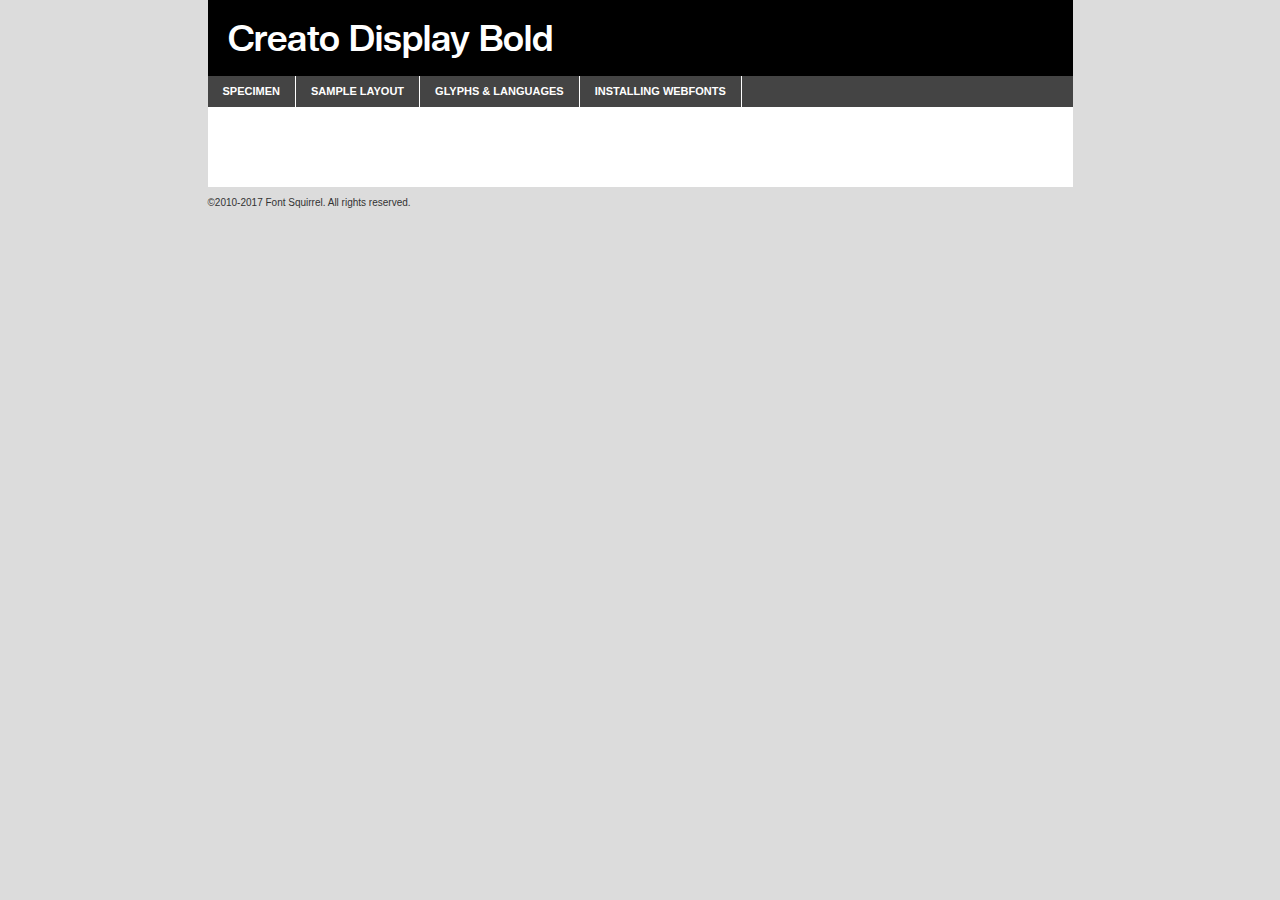
<file: fonts/creatodisplay-bold-demo.html>
<!DOCTYPE html PUBLIC "-//W3C//DTD XHTML 1.0 Transitional//EN"
	"http://www.w3.org/TR/xhtml1/DTD/xhtml1-transitional.dtd">

<html xmlns="http://www.w3.org/1999/xhtml" xml:lang="en" lang="en">
<head>
	<meta http-equiv="Content-Type" content="text/html; charset=utf-8" />
	<script src="http://ajax.googleapis.com/ajax/libs/jquery/1.7.2/jquery.min.js" type="text/javascript" charset="utf-8"></script>
	<script type="text/javascript">
	(function($){$.fn.easyTabs=function(option){var param=jQuery.extend({fadeSpeed:"fast",defaultContent:1,activeClass:'active'},option);$(this).each(function(){var thisId="#"+this.id;if(param.defaultContent==''){param.defaultContent=1;}
	if(typeof param.defaultContent=="number")
	{var defaultTab=$(thisId+" .tabs li:eq("+(param.defaultContent-1)+") a").attr('href').substr(1);}else{var defaultTab=param.defaultContent;}
	$(thisId+" .tabs li a").each(function(){var tabToHide=$(this).attr('href').substr(1);$("#"+tabToHide).addClass('easytabs-tab-content');});hideAll();changeContent(defaultTab);function hideAll(){$(thisId+" .easytabs-tab-content").hide();}
	function changeContent(tabId){hideAll();$(thisId+" .tabs li").removeClass(param.activeClass);$(thisId+" .tabs li a[href=#"+tabId+"]").closest('li').addClass(param.activeClass);if(param.fadeSpeed!="none")
	{$(thisId+" #"+tabId).fadeIn(param.fadeSpeed);}else{$(thisId+" #"+tabId).show();}}
	$(thisId+" .tabs li").click(function(){var tabId=$(this).find('a').attr('href').substr(1);changeContent(tabId);return false;});});}})(jQuery);
	</script>
	<link rel="stylesheet" href="specimen_files/specimen_stylesheet.css" type="text/css" charset="utf-8" />
	<link rel="stylesheet" href="stylesheet.css" type="text/css" charset="utf-8" />

	<style type="text/css">
					body{
				font-family: 'creato_displaybold';
							}
		</style>

	<title>Creato Display Bold Specimen</title>
	
	
	<script type="text/javascript" charset="utf-8">
		$(document).ready(function() {
			$('#container').easyTabs({defaultContent:1});
		});
	</script>
</head>

<body>
<div id="container">
	<div id="header">
		Creato Display Bold	</div>
	<ul class="tabs">
		<li><a href="#specimen">Specimen</a></li>
		<li><a href="#layout">Sample Layout</a></li>
				<li><a href="#glyphs">Glyphs &amp; Languages</a></li>
		<li><a href="#installing">Installing Webfonts</a></li>
		
	</ul>
	
	<div id="main_content">

		
			<div id="specimen">
		
				<div class="section">
					<div class="grid12 firstcol">
						<div class="huge">AaBb</div>
					</div>
				</div>
		
				<div class="section">
					<div class="glyph_range">A&#x200B;B&#x200b;C&#x200b;D&#x200b;E&#x200b;F&#x200b;G&#x200b;H&#x200b;I&#x200b;J&#x200b;K&#x200b;L&#x200b;M&#x200b;N&#x200b;O&#x200b;P&#x200b;Q&#x200b;R&#x200b;S&#x200b;T&#x200b;U&#x200b;V&#x200b;W&#x200b;X&#x200b;Y&#x200b;Z&#x200b;a&#x200b;b&#x200b;c&#x200b;d&#x200b;e&#x200b;f&#x200b;g&#x200b;h&#x200b;i&#x200b;j&#x200b;k&#x200b;l&#x200b;m&#x200b;n&#x200b;o&#x200b;p&#x200b;q&#x200b;r&#x200b;s&#x200b;t&#x200b;u&#x200b;v&#x200b;w&#x200b;x&#x200b;y&#x200b;z&#x200b;1&#x200b;2&#x200b;3&#x200b;4&#x200b;5&#x200b;6&#x200b;7&#x200b;8&#x200b;9&#x200b;0&#x200b;&amp;&#x200b;.&#x200b;,&#x200b;?&#x200b;!&#x200b;&#64;&#x200b;(&#x200b;)&#x200b;#&#x200b;$&#x200b;%&#x200b;*&#x200b;+&#x200b;-&#x200b;=&#x200b;:&#x200b;;</div>
				</div>
				<div class="section">
					<div class="grid12 firstcol">
						<table class="sample_table">
							<tr><td>10</td><td class="size10">abcdefghijklmnopqrstuvwxyzABCDEFGHIJKLMNOPQRSTUVWXYZ0123456789abcdefghijklmnopqrstuvwxyzABCDEFGHIJKLMNOPQRSTUVWXYZ0123456789abcdefghijklmnopqrstuvwxyzABCDEFGHIJKLMNOPQRSTUVWXYZ</td></tr>
							<tr><td>11</td><td class="size11">abcdefghijklmnopqrstuvwxyzABCDEFGHIJKLMNOPQRSTUVWXYZ0123456789abcdefghijklmnopqrstuvwxyzABCDEFGHIJKLMNOPQRSTUVWXYZ0123456789abcdefghijklmnopqrstuvwxyzABCDEFGHIJKLMNOPQRSTUVWXYZ</td></tr>
							<tr><td>12</td><td class="size12">abcdefghijklmnopqrstuvwxyzABCDEFGHIJKLMNOPQRSTUVWXYZ0123456789abcdefghijklmnopqrstuvwxyzABCDEFGHIJKLMNOPQRSTUVWXYZ0123456789abcdefghijklmnopqrstuvwxyzABCDEFGHIJKLMNOPQRSTUVWXYZ</td></tr>
							<tr><td>13</td><td class="size13">abcdefghijklmnopqrstuvwxyzABCDEFGHIJKLMNOPQRSTUVWXYZ0123456789abcdefghijklmnopqrstuvwxyzABCDEFGHIJKLMNOPQRSTUVWXYZ0123456789abcdefghijklmnopqrstuvwxyzABCDEFGHIJKLMNOPQRSTUVWXYZ</td></tr>
							<tr><td>14</td><td class="size14">abcdefghijklmnopqrstuvwxyzABCDEFGHIJKLMNOPQRSTUVWXYZ0123456789abcdefghijklmnopqrstuvwxyzABCDEFGHIJKLMNOPQRSTUVWXYZ0123456789abcdefghijklmnopqrstuvwxyzABCDEFGHIJKLMNOPQRSTUVWXYZ</td></tr>
							<tr><td>16</td><td class="size16">abcdefghijklmnopqrstuvwxyzABCDEFGHIJKLMNOPQRSTUVWXYZ0123456789abcdefghijklmnopqrstuvwxyzABCDEFGHIJKLMNOPQRSTUVWXYZ</td></tr>
							<tr><td>18</td><td class="size18">abcdefghijklmnopqrstuvwxyzABCDEFGHIJKLMNOPQRSTUVWXYZ0123456789abcdefghijklmnopqrstuvwxyzABCDEFGHIJKLMNOPQRSTUVWXYZ</td></tr>
							<tr><td>20</td><td class="size20">abcdefghijklmnopqrstuvwxyzABCDEFGHIJKLMNOPQRSTUVWXYZ0123456789abcdefghijklmnopqrstuvwxyzABCDEFGHIJKLMNOPQRSTUVWXYZ</td></tr>
							<tr><td>24</td><td class="size24">abcdefghijklmnopqrstuvwxyzABCDEFGHIJKLMNOPQRSTUVWXYZ0123456789abcdefghijklmnopqrstuvwxyzABCDEFGHIJKLMNOPQRSTUVWXYZ</td></tr>
							<tr><td>30</td><td class="size30">abcdefghijklmnopqrstuvwxyzABCDEFGHIJKLMNOPQRSTUVWXYZ0123456789abcdefghijklmnopqrstuvwxyzABCDEFGHIJKLMNOPQRSTUVWXYZ</td></tr>
							<tr><td>36</td><td class="size36">abcdefghijklmnopqrstuvwxyzABCDEFGHIJKLMNOPQRSTUVWXYZ0123456789abcdefghijklmnopqrstuvwxyzABCDEFGHIJKLMNOPQRSTUVWXYZ</td></tr>
							<tr><td>48</td><td class="size48">abcdefghijklmnopqrstuvwxyzABCDEFGHIJKLMNOPQRSTUVWXYZ0123456789abcdefghijklmnopqrstuvwxyzABCDEFGHIJKLMNOPQRSTUVWXYZ</td></tr>
							<tr><td>60</td><td class="size60">abcdefghijklmnopqrstuvwxyzABCDEFGHIJKLMNOPQRSTUVWXYZ0123456789abcdefghijklmnopqrstuvwxyzABCDEFGHIJKLMNOPQRSTUVWXYZ</td></tr>
							<tr><td>72</td><td class="size72">abcdefghijklmnopqrstuvwxyzABCDEFGHIJKLMNOPQRSTUVWXYZ0123456789abcdefghijklmnopqrstuvwxyzABCDEFGHIJKLMNOPQRSTUVWXYZ</td></tr>
							<tr><td>90</td><td class="size90">abcdefghijklmnopqrstuvwxyzABCDEFGHIJKLMNOPQRSTUVWXYZ0123456789abcdefghijklmnopqrstuvwxyzABCDEFGHIJKLMNOPQRSTUVWXYZ</td></tr>
						</table>
				
					</div>
			
				</div>
		
		
		
								<div class="section" id="bodycomparison">


										<div id="xheight">
				<div class="fontbody">&#x25FC;&#x25FC;&#x25FC;&#x25FC;&#x25FC;&#x25FC;&#x25FC;&#x25FC;&#x25FC;&#x25FC;&#x25FC;&#x25FC;&#x25FC;&#x25FC;&#x25FC;&#x25FC;&#x25FC;&#x25FC;&#x25FC;&#x25FC;&#x25FC;&#x25FC;&#x25FC;&#x25FC;&#x25FC;&#x25FC;&#x25FC;&#x25FC;&#x25FC;&#x25FC;&#x25FC;&#x25FC;&#x25FC;&#x25FC;&#x25FC;&#x25FC;&#x25FC;&#x25FC;&#x25FC;&#x25FC;&#x25FC;&#x25FC;&#x25FC;&#x25FC;&#x25FC;&#x25FC;&#x25FC;&#x25FC;&#x25FC;&#x25FC;&#x25FC;&#x25FC;&#x25FC;&#x25FC;&#x25FC;&#x25FC;&#x25FC;&#x25FC;&#x25FC;&#x25FC;&#x25FC;&#x25FC;&#x25FC;&#x25FC;&#x25FC;&#x25FC;&#x25FC;&#x25FC;&#x25FC;&#x25FC;&#x25FC;&#x25FC;&#x25FC;&#x25FC;&#x25FC;&#x25FC;&#x25FC;&#x25FC;&#x25FC;&#x25FC;&#x25FC;&#x25FC;&#x25FC;&#x25FC;&#x25FC;&#x25FC;&#x25FC;&#x25FC;&#x25FC;&#x25FC;&#x25FC;&#x25FC;&#x25FC;&#x25FC;&#x25FC;&#x25FC;&#x25FC;&#x25FC;&#x25FC;body</div><div class="arialbody">body</div><div class="verdanabody">body</div><div class="georgiabody">body</div></div>
										<div class="fontbody" style="z-index:1">
											body<span>Creato Display Bold</span>
										</div>
										<div class="arialbody" style="z-index:1">
											body<span>Arial</span>
										</div>
										<div class="verdanabody" style="z-index:1">
											body<span>Verdana</span>
										</div>
										<div class="georgiabody" style="z-index:1">
											body<span>Georgia</span>
										</div>



								</div>
		
		
				<div class="section psample psample_row1" id="">
					
					<div class="grid2 firstcol">
						<p class="size10"><span>10.</span>Aenean lacinia bibendum nulla sed consectetur. Fusce dapibus, tellus ac cursus commodo, tortor mauris condimentum nibh, ut fermentum massa justo sit amet risus. Nullam id dolor id nibh ultricies vehicula ut id elit. Cum sociis natoque penatibus et magnis dis parturient montes, nascetur ridiculus mus. Nulla vitae elit libero, a pharetra augue.</p>
			
					</div>
					<div class="grid3">
						<p class="size11"><span>11.</span>Aenean lacinia bibendum nulla sed consectetur. Fusce dapibus, tellus ac cursus commodo, tortor mauris condimentum nibh, ut fermentum massa justo sit amet risus. Nullam id dolor id nibh ultricies vehicula ut id elit. Cum sociis natoque penatibus et magnis dis parturient montes, nascetur ridiculus mus. Nulla vitae elit libero, a pharetra augue.</p>
			
					</div>
					<div class="grid3">
						<p class="size12"><span>12.</span>Aenean lacinia bibendum nulla sed consectetur. Fusce dapibus, tellus ac cursus commodo, tortor mauris condimentum nibh, ut fermentum massa justo sit amet risus. Nullam id dolor id nibh ultricies vehicula ut id elit. Cum sociis natoque penatibus et magnis dis parturient montes, nascetur ridiculus mus. Nulla vitae elit libero, a pharetra augue.</p>
			
					</div>
					<div class="grid4">
						<p class="size13"><span>13.</span>Aenean lacinia bibendum nulla sed consectetur. Fusce dapibus, tellus ac cursus commodo, tortor mauris condimentum nibh, ut fermentum massa justo sit amet risus. Nullam id dolor id nibh ultricies vehicula ut id elit. Cum sociis natoque penatibus et magnis dis parturient montes, nascetur ridiculus mus. Nulla vitae elit libero, a pharetra augue.</p>
			
					</div>
					<div class="white_blend"></div>
					
				</div>
				<div class="section psample psample_row2" id="">
					<div class="grid3 firstcol">
						<p class="size14"><span>14.</span>Aenean lacinia bibendum nulla sed consectetur. Fusce dapibus, tellus ac cursus commodo, tortor mauris condimentum nibh, ut fermentum massa justo sit amet risus. Nullam id dolor id nibh ultricies vehicula ut id elit. Cum sociis natoque penatibus et magnis dis parturient montes, nascetur ridiculus mus. Nulla vitae elit libero, a pharetra augue.</p>
			
					</div>
					<div class="grid4">
						<p class="size16"><span>16.</span>Aenean lacinia bibendum nulla sed consectetur. Fusce dapibus, tellus ac cursus commodo, tortor mauris condimentum nibh, ut fermentum massa justo sit amet risus. Nullam id dolor id nibh ultricies vehicula ut id elit. Cum sociis natoque penatibus et magnis dis parturient montes, nascetur ridiculus mus. Nulla vitae elit libero, a pharetra augue.</p>
			
					</div>
					<div class="grid5">
						<p class="size18"><span>18.</span>Aenean lacinia bibendum nulla sed consectetur. Fusce dapibus, tellus ac cursus commodo, tortor mauris condimentum nibh, ut fermentum massa justo sit amet risus. Nullam id dolor id nibh ultricies vehicula ut id elit. Cum sociis natoque penatibus et magnis dis parturient montes, nascetur ridiculus mus. Nulla vitae elit libero, a pharetra augue.</p>
			
					</div>

					<div class="white_blend"></div>

				</div>
				
				<div class="section psample psample_row3" id="">
					<div class="grid5 firstcol">
						<p class="size20"><span>20.</span>Aenean lacinia bibendum nulla sed consectetur. Fusce dapibus, tellus ac cursus commodo, tortor mauris condimentum nibh, ut fermentum massa justo sit amet risus. Nullam id dolor id nibh ultricies vehicula ut id elit. Cum sociis natoque penatibus et magnis dis parturient montes, nascetur ridiculus mus. Nulla vitae elit libero, a pharetra augue.</p>
					</div>
					<div class="grid7">
						<p class="size24"><span>24.</span>Aenean lacinia bibendum nulla sed consectetur. Fusce dapibus, tellus ac cursus commodo, tortor mauris condimentum nibh, ut fermentum massa justo sit amet risus. Nullam id dolor id nibh ultricies vehicula ut id elit. Cum sociis natoque penatibus et magnis dis parturient montes, nascetur ridiculus mus. Nulla vitae elit libero, a pharetra augue.</p>
					</div>
					
					<div class="white_blend"></div>
					
				</div>
				
				<div class="section psample psample_row4" id="">
					<div class="grid12 firstcol">
						<p class="size30"><span>30.</span>Aenean lacinia bibendum nulla sed consectetur. Fusce dapibus, tellus ac cursus commodo, tortor mauris condimentum nibh, ut fermentum massa justo sit amet risus. Nullam id dolor id nibh ultricies vehicula ut id elit. Cum sociis natoque penatibus et magnis dis parturient montes, nascetur ridiculus mus. Nulla vitae elit libero, a pharetra augue.</p>
					</div>
					<div class="white_blend"></div>
					
				</div>
				
				
				
				<div class="section psample psample_row1 fullreverse">
					<div class="grid2 firstcol">
						<p class="size10"><span>10.</span>Aenean lacinia bibendum nulla sed consectetur. Fusce dapibus, tellus ac cursus commodo, tortor mauris condimentum nibh, ut fermentum massa justo sit amet risus. Nullam id dolor id nibh ultricies vehicula ut id elit. Cum sociis natoque penatibus et magnis dis parturient montes, nascetur ridiculus mus. Nulla vitae elit libero, a pharetra augue.</p>
			
					</div>
					<div class="grid3">
						<p class="size11"><span>11.</span>Aenean lacinia bibendum nulla sed consectetur. Fusce dapibus, tellus ac cursus commodo, tortor mauris condimentum nibh, ut fermentum massa justo sit amet risus. Nullam id dolor id nibh ultricies vehicula ut id elit. Cum sociis natoque penatibus et magnis dis parturient montes, nascetur ridiculus mus. Nulla vitae elit libero, a pharetra augue.</p>
			
					</div>
					<div class="grid3">
						<p class="size12"><span>12.</span>Aenean lacinia bibendum nulla sed consectetur. Fusce dapibus, tellus ac cursus commodo, tortor mauris condimentum nibh, ut fermentum massa justo sit amet risus. Nullam id dolor id nibh ultricies vehicula ut id elit. Cum sociis natoque penatibus et magnis dis parturient montes, nascetur ridiculus mus. Nulla vitae elit libero, a pharetra augue.</p>
			
					</div>
					<div class="grid4">
						<p class="size13"><span>13.</span>Aenean lacinia bibendum nulla sed consectetur. Fusce dapibus, tellus ac cursus commodo, tortor mauris condimentum nibh, ut fermentum massa justo sit amet risus. Nullam id dolor id nibh ultricies vehicula ut id elit. Cum sociis natoque penatibus et magnis dis parturient montes, nascetur ridiculus mus. Nulla vitae elit libero, a pharetra augue.</p>
			
					</div>
					<div class="black_blend"></div>
					
				</div>
				
				<div class="section psample psample_row2 fullreverse">
					<div class="grid3 firstcol">
						<p class="size14"><span>14.</span>Aenean lacinia bibendum nulla sed consectetur. Fusce dapibus, tellus ac cursus commodo, tortor mauris condimentum nibh, ut fermentum massa justo sit amet risus. Nullam id dolor id nibh ultricies vehicula ut id elit. Cum sociis natoque penatibus et magnis dis parturient montes, nascetur ridiculus mus. Nulla vitae elit libero, a pharetra augue.</p>
			
					</div>
					<div class="grid4">
						<p class="size16"><span>16.</span>Aenean lacinia bibendum nulla sed consectetur. Fusce dapibus, tellus ac cursus commodo, tortor mauris condimentum nibh, ut fermentum massa justo sit amet risus. Nullam id dolor id nibh ultricies vehicula ut id elit. Cum sociis natoque penatibus et magnis dis parturient montes, nascetur ridiculus mus. Nulla vitae elit libero, a pharetra augue.</p>
			
					</div>
					<div class="grid5">
						<p class="size18"><span>18.</span>Aenean lacinia bibendum nulla sed consectetur. Fusce dapibus, tellus ac cursus commodo, tortor mauris condimentum nibh, ut fermentum massa justo sit amet risus. Nullam id dolor id nibh ultricies vehicula ut id elit. Cum sociis natoque penatibus et magnis dis parturient montes, nascetur ridiculus mus. Nulla vitae elit libero, a pharetra augue.</p>
			
					</div>
					<div class="black_blend"></div>

				</div>
				
				<div class="section psample fullreverse psample_row3" id="">
					<div class="grid5 firstcol">
						<p class="size20"><span>20.</span>Aenean lacinia bibendum nulla sed consectetur. Fusce dapibus, tellus ac cursus commodo, tortor mauris condimentum nibh, ut fermentum massa justo sit amet risus. Nullam id dolor id nibh ultricies vehicula ut id elit. Cum sociis natoque penatibus et magnis dis parturient montes, nascetur ridiculus mus. Nulla vitae elit libero, a pharetra augue.</p>
					</div>
					<div class="grid7">
						<p class="size24"><span>24.</span>Aenean lacinia bibendum nulla sed consectetur. Fusce dapibus, tellus ac cursus commodo, tortor mauris condimentum nibh, ut fermentum massa justo sit amet risus. Nullam id dolor id nibh ultricies vehicula ut id elit. Cum sociis natoque penatibus et magnis dis parturient montes, nascetur ridiculus mus. Nulla vitae elit libero, a pharetra augue.</p>
					</div>
					
					<div class="black_blend"></div>
					
				</div>
				
				<div class="section psample fullreverse psample_row4" id="" style="border-bottom: 20px #000 solid;">
					<div class="grid12 firstcol">
						<p class="size30"><span>30.</span>Aenean lacinia bibendum nulla sed consectetur. Fusce dapibus, tellus ac cursus commodo, tortor mauris condimentum nibh, ut fermentum massa justo sit amet risus. Nullam id dolor id nibh ultricies vehicula ut id elit. Cum sociis natoque penatibus et magnis dis parturient montes, nascetur ridiculus mus. Nulla vitae elit libero, a pharetra augue.</p>
					</div>
					<div class="black_blend"></div>
					
				</div>
				
				
				
				
			</div>
			
			<div id="layout">
				
				<div class="section">
					
					<div class="grid12 firstcol">
						<h1>Lorem Ipsum Dolor</h1>
						<h2>Etiam porta sem malesuada magna mollis euismod</h2>
						
						<p class="byline">By <a href="#link">Aenean Lacinia</a></p>
					</div>
				</div>
				<div class="section">
					<div class="grid8 firstcol">
						<p class="large">Donec sed odio dui. Morbi leo risus, porta ac consectetur ac, vestibulum at eros. Fusce dapibus, tellus ac cursus commodo, tortor mauris condimentum nibh, ut fermentum massa justo sit amet risus. </p>

						
						<h3>Pellentesque ornare sem</h3>

						<p>Maecenas sed diam eget risus varius blandit sit amet non magna. Maecenas faucibus mollis interdum. Donec ullamcorper nulla non metus auctor fringilla. Nullam id dolor id nibh ultricies vehicula ut id elit. Nullam id dolor id nibh ultricies vehicula ut id elit. </p>

						<p>Aenean eu leo quam. Pellentesque ornare sem lacinia quam venenatis vestibulum. Lorem ipsum dolor sit amet, consectetur adipiscing elit. Cum sociis natoque penatibus et magnis dis parturient montes, nascetur ridiculus mus. </p>

						<p>Nulla vitae elit libero, a pharetra augue. Praesent commodo cursus magna, vel scelerisque nisl consectetur et. Aenean lacinia bibendum nulla sed consectetur. </p>

						<p>Nullam quis risus eget urna mollis ornare vel eu leo. Nullam quis risus eget urna mollis ornare vel eu leo. Maecenas sed diam eget risus varius blandit sit amet non magna. Donec ullamcorper nulla non metus auctor fringilla. </p>

						<h3>Cras mattis consectetur</h3>

						<p>Aenean eu leo quam. Pellentesque ornare sem lacinia quam venenatis vestibulum. Aenean lacinia bibendum nulla sed consectetur. Integer posuere erat a ante venenatis dapibus posuere velit aliquet. Cras mattis consectetur purus sit amet fermentum. </p>

						<p>Nullam id dolor id nibh ultricies vehicula ut id elit. Nullam quis risus eget urna mollis ornare vel eu leo. Cras mattis consectetur purus sit amet fermentum.</p>
					</div>
					
					<div class="grid4 sidebar">
						
						<div class="box reverse">
							<p class="last">Nullam quis risus eget urna mollis ornare vel eu leo. Donec ullamcorper nulla non metus auctor fringilla. Cras mattis consectetur purus sit amet fermentum. Sed posuere consectetur est at lobortis. Lorem ipsum dolor sit amet, consectetur adipiscing elit. </p>
						</div>
						
						<p class="caption">Maecenas sed diam eget risus varius.</p>

						<p>Vestibulum id ligula porta felis euismod semper. Integer posuere erat a ante venenatis dapibus posuere velit aliquet. Vestibulum id ligula porta felis euismod semper. Sed posuere consectetur est at lobortis. Maecenas sed diam eget risus varius blandit sit amet non magna. Fusce dapibus, tellus ac cursus commodo, tortor mauris condimentum nibh, ut fermentum massa justo sit amet risus. </p>

					

						<p>Duis mollis, est non commodo luctus, nisi erat porttitor ligula, eget lacinia odio sem nec elit. Aenean lacinia bibendum nulla sed consectetur. Vivamus sagittis lacus vel augue laoreet rutrum faucibus dolor auctor. Aenean lacinia bibendum nulla sed consectetur. Nullam quis risus eget urna mollis ornare vel eu leo. </p>

						<p>Praesent commodo cursus magna, vel scelerisque nisl consectetur et. Donec ullamcorper nulla non metus auctor fringilla. Maecenas faucibus mollis interdum. Fusce dapibus, tellus ac cursus commodo, tortor mauris condimentum nibh, ut fermentum massa justo sit amet risus. </p>

					</div>
				</div>
				
			</div>


			



		<div id="glyphs">
			<div class="section">
				<div class="grid12 firstcol">
			
				<h1>Language Support</h1>
				<p>The subset of Creato Display Bold in this kit supports the following languages:<br />
			
					Albanian, Basque, Breton, Chamorro, Danish, Dutch, English, Faroese, Finnish, French, Frisian, Galician, German, Icelandic, Italian, Malagasy, Norwegian, Portuguese, Spanish, Alsatian, Aragonese, Arapaho, Arrernte, Asturian, Aymara, Bislama, Cebuano, Corsican, Fijian, French_creole, Genoese, Gilbertese, Greenlandic, Haitian_creole, Hiligaynon, Hmong, Hopi, Ibanag, Iloko_ilokano, Indonesian, Interglossa_glosa, Interlingua, Irish_gaelic, Jerriais, Lojban, Lombard, Luxembourgeois, Manx, Mohawk, Norfolk_pitcairnese, Occitan, Oromo, Pangasinan, Papiamento, Piedmontese, Potawatomi, Rhaeto-romance, Romansh, Rotokas, Sami_lule, Samoan, Sardinian, Scots_gaelic, Seychelles_creole, Shona, Sicilian, Somali, Southern_ndebele, Swahili, Swati_swazi, Tagalog_filipino_pilipino, Tetum, Tok_pisin, Uyghur_latinized, Volapuk, Walloon, Warlpiri, Xhosa, Yapese, Zulu, Latinbasic, Ubasic, Demo				</p>
				<h1>Glyph Chart</h1>
				<p>The subset of Creato Display Bold in this kit includes all the glyphs listed below. Unicode entities are included above each glyph to help you insert individual characters into your layout.</p>
				<div id="glyph_chart">
			
																														 <div><p>&amp;#13;</p>&#13;</div>
																				 <div><p>&amp;#32;</p>&#32;</div>
																				 <div><p>&amp;#33;</p>&#33;</div>
																				 <div><p>&amp;#34;</p>&#34;</div>
																				 <div><p>&amp;#35;</p>&#35;</div>
																				 <div><p>&amp;#36;</p>&#36;</div>
																				 <div><p>&amp;#37;</p>&#37;</div>
																				 <div><p>&amp;#38;</p>&#38;</div>
																				 <div><p>&amp;#39;</p>&#39;</div>
																				 <div><p>&amp;#40;</p>&#40;</div>
																				 <div><p>&amp;#41;</p>&#41;</div>
																				 <div><p>&amp;#42;</p>&#42;</div>
																				 <div><p>&amp;#43;</p>&#43;</div>
																				 <div><p>&amp;#44;</p>&#44;</div>
																				 <div><p>&amp;#45;</p>&#45;</div>
																				 <div><p>&amp;#46;</p>&#46;</div>
																				 <div><p>&amp;#47;</p>&#47;</div>
																				 <div><p>&amp;#48;</p>&#48;</div>
																				 <div><p>&amp;#49;</p>&#49;</div>
																				 <div><p>&amp;#50;</p>&#50;</div>
																				 <div><p>&amp;#51;</p>&#51;</div>
																				 <div><p>&amp;#52;</p>&#52;</div>
																				 <div><p>&amp;#53;</p>&#53;</div>
																				 <div><p>&amp;#54;</p>&#54;</div>
																				 <div><p>&amp;#55;</p>&#55;</div>
																				 <div><p>&amp;#56;</p>&#56;</div>
																				 <div><p>&amp;#57;</p>&#57;</div>
																				 <div><p>&amp;#58;</p>&#58;</div>
																				 <div><p>&amp;#59;</p>&#59;</div>
																				 <div><p>&amp;#60;</p>&#60;</div>
																				 <div><p>&amp;#61;</p>&#61;</div>
																				 <div><p>&amp;#62;</p>&#62;</div>
																				 <div><p>&amp;#63;</p>&#63;</div>
																				 <div><p>&amp;#64;</p>&#64;</div>
																				 <div><p>&amp;#65;</p>&#65;</div>
																				 <div><p>&amp;#66;</p>&#66;</div>
																				 <div><p>&amp;#67;</p>&#67;</div>
																				 <div><p>&amp;#68;</p>&#68;</div>
																				 <div><p>&amp;#69;</p>&#69;</div>
																				 <div><p>&amp;#70;</p>&#70;</div>
																				 <div><p>&amp;#71;</p>&#71;</div>
																				 <div><p>&amp;#72;</p>&#72;</div>
																				 <div><p>&amp;#73;</p>&#73;</div>
																				 <div><p>&amp;#74;</p>&#74;</div>
																				 <div><p>&amp;#75;</p>&#75;</div>
																				 <div><p>&amp;#76;</p>&#76;</div>
																				 <div><p>&amp;#77;</p>&#77;</div>
																				 <div><p>&amp;#78;</p>&#78;</div>
																				 <div><p>&amp;#79;</p>&#79;</div>
																				 <div><p>&amp;#80;</p>&#80;</div>
																				 <div><p>&amp;#81;</p>&#81;</div>
																				 <div><p>&amp;#82;</p>&#82;</div>
																				 <div><p>&amp;#83;</p>&#83;</div>
																				 <div><p>&amp;#84;</p>&#84;</div>
																				 <div><p>&amp;#85;</p>&#85;</div>
																				 <div><p>&amp;#86;</p>&#86;</div>
																				 <div><p>&amp;#87;</p>&#87;</div>
																				 <div><p>&amp;#88;</p>&#88;</div>
																				 <div><p>&amp;#89;</p>&#89;</div>
																				 <div><p>&amp;#90;</p>&#90;</div>
																				 <div><p>&amp;#91;</p>&#91;</div>
																				 <div><p>&amp;#92;</p>&#92;</div>
																				 <div><p>&amp;#93;</p>&#93;</div>
																				 <div><p>&amp;#94;</p>&#94;</div>
																				 <div><p>&amp;#95;</p>&#95;</div>
																				 <div><p>&amp;#96;</p>&#96;</div>
																				 <div><p>&amp;#97;</p>&#97;</div>
																				 <div><p>&amp;#98;</p>&#98;</div>
																				 <div><p>&amp;#99;</p>&#99;</div>
																				 <div><p>&amp;#100;</p>&#100;</div>
																				 <div><p>&amp;#101;</p>&#101;</div>
																				 <div><p>&amp;#102;</p>&#102;</div>
																				 <div><p>&amp;#103;</p>&#103;</div>
																				 <div><p>&amp;#104;</p>&#104;</div>
																				 <div><p>&amp;#105;</p>&#105;</div>
																				 <div><p>&amp;#106;</p>&#106;</div>
																				 <div><p>&amp;#107;</p>&#107;</div>
																				 <div><p>&amp;#108;</p>&#108;</div>
																				 <div><p>&amp;#109;</p>&#109;</div>
																				 <div><p>&amp;#110;</p>&#110;</div>
																				 <div><p>&amp;#111;</p>&#111;</div>
																				 <div><p>&amp;#112;</p>&#112;</div>
																				 <div><p>&amp;#113;</p>&#113;</div>
																				 <div><p>&amp;#114;</p>&#114;</div>
																				 <div><p>&amp;#115;</p>&#115;</div>
																				 <div><p>&amp;#116;</p>&#116;</div>
																				 <div><p>&amp;#117;</p>&#117;</div>
																				 <div><p>&amp;#118;</p>&#118;</div>
																				 <div><p>&amp;#119;</p>&#119;</div>
																				 <div><p>&amp;#120;</p>&#120;</div>
																				 <div><p>&amp;#121;</p>&#121;</div>
																				 <div><p>&amp;#122;</p>&#122;</div>
																				 <div><p>&amp;#123;</p>&#123;</div>
																				 <div><p>&amp;#124;</p>&#124;</div>
																				 <div><p>&amp;#125;</p>&#125;</div>
																				 <div><p>&amp;#126;</p>&#126;</div>
																				 <div><p>&amp;#160;</p>&#160;</div>
																				 <div><p>&amp;#161;</p>&#161;</div>
																				 <div><p>&amp;#162;</p>&#162;</div>
																				 <div><p>&amp;#163;</p>&#163;</div>
																				 <div><p>&amp;#164;</p>&#164;</div>
																				 <div><p>&amp;#165;</p>&#165;</div>
																				 <div><p>&amp;#166;</p>&#166;</div>
																				 <div><p>&amp;#167;</p>&#167;</div>
																				 <div><p>&amp;#168;</p>&#168;</div>
																				 <div><p>&amp;#169;</p>&#169;</div>
																				 <div><p>&amp;#170;</p>&#170;</div>
																				 <div><p>&amp;#171;</p>&#171;</div>
																				 <div><p>&amp;#172;</p>&#172;</div>
																				 <div><p>&amp;#173;</p>&#173;</div>
																				 <div><p>&amp;#174;</p>&#174;</div>
																				 <div><p>&amp;#175;</p>&#175;</div>
																				 <div><p>&amp;#176;</p>&#176;</div>
																				 <div><p>&amp;#177;</p>&#177;</div>
																				 <div><p>&amp;#178;</p>&#178;</div>
																				 <div><p>&amp;#179;</p>&#179;</div>
																				 <div><p>&amp;#180;</p>&#180;</div>
																				 <div><p>&amp;#181;</p>&#181;</div>
																				 <div><p>&amp;#182;</p>&#182;</div>
																				 <div><p>&amp;#183;</p>&#183;</div>
																				 <div><p>&amp;#184;</p>&#184;</div>
																				 <div><p>&amp;#185;</p>&#185;</div>
																				 <div><p>&amp;#186;</p>&#186;</div>
																				 <div><p>&amp;#187;</p>&#187;</div>
																				 <div><p>&amp;#188;</p>&#188;</div>
																				 <div><p>&amp;#189;</p>&#189;</div>
																				 <div><p>&amp;#190;</p>&#190;</div>
																				 <div><p>&amp;#191;</p>&#191;</div>
																				 <div><p>&amp;#192;</p>&#192;</div>
																				 <div><p>&amp;#193;</p>&#193;</div>
																				 <div><p>&amp;#194;</p>&#194;</div>
																				 <div><p>&amp;#195;</p>&#195;</div>
																				 <div><p>&amp;#196;</p>&#196;</div>
																				 <div><p>&amp;#197;</p>&#197;</div>
																				 <div><p>&amp;#198;</p>&#198;</div>
																				 <div><p>&amp;#199;</p>&#199;</div>
																				 <div><p>&amp;#200;</p>&#200;</div>
																				 <div><p>&amp;#201;</p>&#201;</div>
																				 <div><p>&amp;#202;</p>&#202;</div>
																				 <div><p>&amp;#203;</p>&#203;</div>
																				 <div><p>&amp;#204;</p>&#204;</div>
																				 <div><p>&amp;#205;</p>&#205;</div>
																				 <div><p>&amp;#206;</p>&#206;</div>
																				 <div><p>&amp;#207;</p>&#207;</div>
																				 <div><p>&amp;#208;</p>&#208;</div>
																				 <div><p>&amp;#209;</p>&#209;</div>
																				 <div><p>&amp;#210;</p>&#210;</div>
																				 <div><p>&amp;#211;</p>&#211;</div>
																				 <div><p>&amp;#212;</p>&#212;</div>
																				 <div><p>&amp;#213;</p>&#213;</div>
																				 <div><p>&amp;#214;</p>&#214;</div>
																				 <div><p>&amp;#215;</p>&#215;</div>
																				 <div><p>&amp;#216;</p>&#216;</div>
																				 <div><p>&amp;#217;</p>&#217;</div>
																				 <div><p>&amp;#218;</p>&#218;</div>
																				 <div><p>&amp;#219;</p>&#219;</div>
																				 <div><p>&amp;#220;</p>&#220;</div>
																				 <div><p>&amp;#221;</p>&#221;</div>
																				 <div><p>&amp;#222;</p>&#222;</div>
																				 <div><p>&amp;#223;</p>&#223;</div>
																				 <div><p>&amp;#224;</p>&#224;</div>
																				 <div><p>&amp;#225;</p>&#225;</div>
																				 <div><p>&amp;#226;</p>&#226;</div>
																				 <div><p>&amp;#227;</p>&#227;</div>
																				 <div><p>&amp;#228;</p>&#228;</div>
																				 <div><p>&amp;#229;</p>&#229;</div>
																				 <div><p>&amp;#230;</p>&#230;</div>
																				 <div><p>&amp;#231;</p>&#231;</div>
																				 <div><p>&amp;#232;</p>&#232;</div>
																				 <div><p>&amp;#233;</p>&#233;</div>
																				 <div><p>&amp;#234;</p>&#234;</div>
																				 <div><p>&amp;#235;</p>&#235;</div>
																				 <div><p>&amp;#236;</p>&#236;</div>
																				 <div><p>&amp;#237;</p>&#237;</div>
																				 <div><p>&amp;#238;</p>&#238;</div>
																				 <div><p>&amp;#239;</p>&#239;</div>
																				 <div><p>&amp;#240;</p>&#240;</div>
																				 <div><p>&amp;#241;</p>&#241;</div>
																				 <div><p>&amp;#242;</p>&#242;</div>
																				 <div><p>&amp;#243;</p>&#243;</div>
																				 <div><p>&amp;#244;</p>&#244;</div>
																				 <div><p>&amp;#245;</p>&#245;</div>
																				 <div><p>&amp;#246;</p>&#246;</div>
																				 <div><p>&amp;#247;</p>&#247;</div>
																				 <div><p>&amp;#248;</p>&#248;</div>
																				 <div><p>&amp;#249;</p>&#249;</div>
																				 <div><p>&amp;#250;</p>&#250;</div>
																				 <div><p>&amp;#251;</p>&#251;</div>
																				 <div><p>&amp;#252;</p>&#252;</div>
																				 <div><p>&amp;#253;</p>&#253;</div>
																				 <div><p>&amp;#254;</p>&#254;</div>
																				 <div><p>&amp;#255;</p>&#255;</div>
																				 <div><p>&amp;#338;</p>&#338;</div>
																				 <div><p>&amp;#339;</p>&#339;</div>
																				 <div><p>&amp;#376;</p>&#376;</div>
																				 <div><p>&amp;#710;</p>&#710;</div>
																				 <div><p>&amp;#732;</p>&#732;</div>
																				 <div><p>&amp;#8192;</p>&#8192;</div>
																				 <div><p>&amp;#8193;</p>&#8193;</div>
																				 <div><p>&amp;#8194;</p>&#8194;</div>
																				 <div><p>&amp;#8195;</p>&#8195;</div>
																				 <div><p>&amp;#8196;</p>&#8196;</div>
																				 <div><p>&amp;#8197;</p>&#8197;</div>
																				 <div><p>&amp;#8198;</p>&#8198;</div>
																				 <div><p>&amp;#8199;</p>&#8199;</div>
																				 <div><p>&amp;#8200;</p>&#8200;</div>
																				 <div><p>&amp;#8201;</p>&#8201;</div>
																				 <div><p>&amp;#8202;</p>&#8202;</div>
																				 <div><p>&amp;#8208;</p>&#8208;</div>
																				 <div><p>&amp;#8209;</p>&#8209;</div>
																				 <div><p>&amp;#8210;</p>&#8210;</div>
																				 <div><p>&amp;#8211;</p>&#8211;</div>
																				 <div><p>&amp;#8212;</p>&#8212;</div>
																				 <div><p>&amp;#8216;</p>&#8216;</div>
																				 <div><p>&amp;#8217;</p>&#8217;</div>
																				 <div><p>&amp;#8218;</p>&#8218;</div>
																				 <div><p>&amp;#8220;</p>&#8220;</div>
																				 <div><p>&amp;#8221;</p>&#8221;</div>
																				 <div><p>&amp;#8222;</p>&#8222;</div>
																				 <div><p>&amp;#8226;</p>&#8226;</div>
																				 <div><p>&amp;#8230;</p>&#8230;</div>
																				 <div><p>&amp;#8239;</p>&#8239;</div>
																				 <div><p>&amp;#8249;</p>&#8249;</div>
																				 <div><p>&amp;#8250;</p>&#8250;</div>
																				 <div><p>&amp;#8287;</p>&#8287;</div>
																				 <div><p>&amp;#8364;</p>&#8364;</div>
																				 <div><p>&amp;#8482;</p>&#8482;</div>
																				 <div><p>&amp;#9724;</p>&#9724;</div>
																																																</div>	
				</div>
		
		
			</div>
		</div>
		
		
		<div id="specs">
			
		</div>
	
		<div id="installing">
			<div class="section">
				<div class="grid7 firstcol">
					<h1>Installing Webfonts</h1>
					
					<p>Webfonts are supported by all major browser platforms but not all in the same way. There are currently four different font formats that must be included in order to target all browsers. This includes TTF, WOFF, EOT and SVG.</p>
					
					<h2>1. Upload your webfonts</h2>
					<p>You must upload your webfont kit to your website. They should be in or near the same directory as your CSS files.</p>
					
					<h2>2. Include the webfont stylesheet</h2>
					<p>A special CSS @font-face declaration helps the various browsers select the appropriate font it needs without causing you a bunch of headaches. Learn more about this syntax by reading the <a href="https://www.fontspring.com/blog/further-hardening-of-the-bulletproof-syntax">Fontspring blog post</a> about it. The code for it is as follows:</p>


<code>
@font-face{ 
	font-family: 'MyWebFont';
	src: url('WebFont.eot');
	src: url('WebFont.eot?#iefix') format('embedded-opentype'),
	     url('WebFont.woff') format('woff'),
	     url('WebFont.ttf') format('truetype'),
	     url('WebFont.svg#webfont') format('svg');
}
</code>

	<p>We've already gone ahead and generated the code for you. All you have to do is link to the stylesheet in your HTML, like this:</p>
	<code>&lt;link rel=&quot;stylesheet&quot; href=&quot;stylesheet.css&quot; type=&quot;text/css&quot; charset=&quot;utf-8&quot; /&gt;</code>

					<h2>3. Modify your own stylesheet</h2>
					<p>To take advantage of your new fonts, you must tell your stylesheet to use them. Look at the original @font-face declaration above and find the property called "font-family." The name linked there will be what you use to reference the font. Prepend that webfont name to the font stack in the "font-family" property, inside the selector you want to change. For example:</p>
<code>p { font-family: 'WebFont', Arial, sans-serif; }</code>

<h2>4. Test</h2>
<p>Getting webfonts to work cross-browser <em>can</em> be tricky. Use the information in the sidebar to help you if you find that fonts aren't loading in a particular browser.</p>
				</div>
				
				<div class="grid5 sidebar">
					<div class="box">
						<h2>Troubleshooting<br />Font-Face Problems</h2>
						<p>Having trouble getting your webfonts to load in your new website? Here are some tips to sort out what might be the problem.</p>

						<h3>Fonts not showing in any browser</h3>

						<p>This sounds like you need to work on the plumbing. You either did not upload the fonts to the correct directory, or you did not link the fonts properly in the CSS. If you've confirmed that all this is correct and you still have a problem, take a look at your .htaccess file and see if requests are getting intercepted.</p>

						<h3>Fonts not loading in iPhone or iPad</h3>

						<p>The most common problem here is that you are serving the fonts from an IIS server. IIS refuses to serve files that have unknown MIME types. If that is the case, you must set the MIME type for SVG to "image/svg+xml" in the server settings. Follow these instructions from Microsoft if you need help.</p>

						<h3>Fonts not loading in Firefox</h3>

						<p>The primary reason for this failure? You are still using a version Firefox older than 3.5. So upgrade already! If that isn't it, then you are very likely serving fonts from a different domain. Firefox requires that all font assets be served from the same domain. Lastly it is possible that you need to add WOFF to your list of MIME types (if you are serving via IIS.)</p>

						<h3>Fonts not loading in IE</h3>

						<p>Are you looking at Internet Explorer on an actual Windows machine or are you cheating by using a service like Adobe BrowserLab? Many of these screenshot services do not render @font-face for IE. Best to test it on a real machine.</p>

						<h3>Fonts not loading in IE9</h3>

						<p>IE9, like Firefox, requires that fonts be served from the same domain as the website. Make sure that is the case.</p>
					</div>
				</div>
			</div>
			
		</div>
	
	</div>
	<div id="footer">
		<p>&copy;2010-2017 Font Squirrel. All rights reserved.</p>
	</div>
</div>
</body>
</html>
</file>
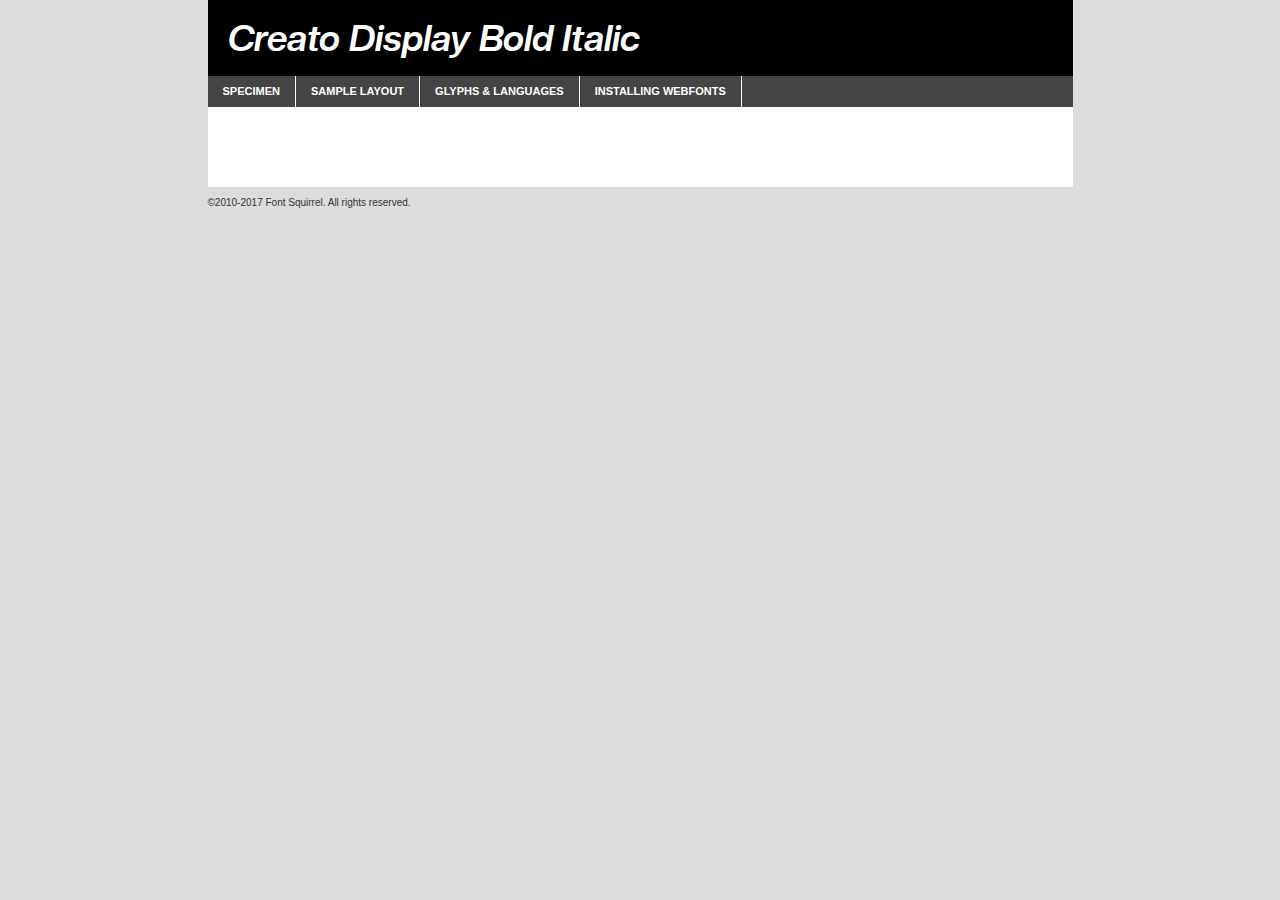
<file: fonts/creatodisplay-bolditalic-demo.html>
<!DOCTYPE html PUBLIC "-//W3C//DTD XHTML 1.0 Transitional//EN"
	"http://www.w3.org/TR/xhtml1/DTD/xhtml1-transitional.dtd">

<html xmlns="http://www.w3.org/1999/xhtml" xml:lang="en" lang="en">
<head>
	<meta http-equiv="Content-Type" content="text/html; charset=utf-8" />
	<script src="http://ajax.googleapis.com/ajax/libs/jquery/1.7.2/jquery.min.js" type="text/javascript" charset="utf-8"></script>
	<script type="text/javascript">
	(function($){$.fn.easyTabs=function(option){var param=jQuery.extend({fadeSpeed:"fast",defaultContent:1,activeClass:'active'},option);$(this).each(function(){var thisId="#"+this.id;if(param.defaultContent==''){param.defaultContent=1;}
	if(typeof param.defaultContent=="number")
	{var defaultTab=$(thisId+" .tabs li:eq("+(param.defaultContent-1)+") a").attr('href').substr(1);}else{var defaultTab=param.defaultContent;}
	$(thisId+" .tabs li a").each(function(){var tabToHide=$(this).attr('href').substr(1);$("#"+tabToHide).addClass('easytabs-tab-content');});hideAll();changeContent(defaultTab);function hideAll(){$(thisId+" .easytabs-tab-content").hide();}
	function changeContent(tabId){hideAll();$(thisId+" .tabs li").removeClass(param.activeClass);$(thisId+" .tabs li a[href=#"+tabId+"]").closest('li').addClass(param.activeClass);if(param.fadeSpeed!="none")
	{$(thisId+" #"+tabId).fadeIn(param.fadeSpeed);}else{$(thisId+" #"+tabId).show();}}
	$(thisId+" .tabs li").click(function(){var tabId=$(this).find('a').attr('href').substr(1);changeContent(tabId);return false;});});}})(jQuery);
	</script>
	<link rel="stylesheet" href="specimen_files/specimen_stylesheet.css" type="text/css" charset="utf-8" />
	<link rel="stylesheet" href="stylesheet.css" type="text/css" charset="utf-8" />

	<style type="text/css">
					body{
				font-family: 'creato_displaybold_italic';
							}
		</style>

	<title>Creato Display Bold Italic Specimen</title>
	
	
	<script type="text/javascript" charset="utf-8">
		$(document).ready(function() {
			$('#container').easyTabs({defaultContent:1});
		});
	</script>
</head>

<body>
<div id="container">
	<div id="header">
		Creato Display Bold Italic	</div>
	<ul class="tabs">
		<li><a href="#specimen">Specimen</a></li>
		<li><a href="#layout">Sample Layout</a></li>
				<li><a href="#glyphs">Glyphs &amp; Languages</a></li>
		<li><a href="#installing">Installing Webfonts</a></li>
		
	</ul>
	
	<div id="main_content">

		
			<div id="specimen">
		
				<div class="section">
					<div class="grid12 firstcol">
						<div class="huge">AaBb</div>
					</div>
				</div>
		
				<div class="section">
					<div class="glyph_range">A&#x200B;B&#x200b;C&#x200b;D&#x200b;E&#x200b;F&#x200b;G&#x200b;H&#x200b;I&#x200b;J&#x200b;K&#x200b;L&#x200b;M&#x200b;N&#x200b;O&#x200b;P&#x200b;Q&#x200b;R&#x200b;S&#x200b;T&#x200b;U&#x200b;V&#x200b;W&#x200b;X&#x200b;Y&#x200b;Z&#x200b;a&#x200b;b&#x200b;c&#x200b;d&#x200b;e&#x200b;f&#x200b;g&#x200b;h&#x200b;i&#x200b;j&#x200b;k&#x200b;l&#x200b;m&#x200b;n&#x200b;o&#x200b;p&#x200b;q&#x200b;r&#x200b;s&#x200b;t&#x200b;u&#x200b;v&#x200b;w&#x200b;x&#x200b;y&#x200b;z&#x200b;1&#x200b;2&#x200b;3&#x200b;4&#x200b;5&#x200b;6&#x200b;7&#x200b;8&#x200b;9&#x200b;0&#x200b;&amp;&#x200b;.&#x200b;,&#x200b;?&#x200b;!&#x200b;&#64;&#x200b;(&#x200b;)&#x200b;#&#x200b;$&#x200b;%&#x200b;*&#x200b;+&#x200b;-&#x200b;=&#x200b;:&#x200b;;</div>
				</div>
				<div class="section">
					<div class="grid12 firstcol">
						<table class="sample_table">
							<tr><td>10</td><td class="size10">abcdefghijklmnopqrstuvwxyzABCDEFGHIJKLMNOPQRSTUVWXYZ0123456789abcdefghijklmnopqrstuvwxyzABCDEFGHIJKLMNOPQRSTUVWXYZ0123456789abcdefghijklmnopqrstuvwxyzABCDEFGHIJKLMNOPQRSTUVWXYZ</td></tr>
							<tr><td>11</td><td class="size11">abcdefghijklmnopqrstuvwxyzABCDEFGHIJKLMNOPQRSTUVWXYZ0123456789abcdefghijklmnopqrstuvwxyzABCDEFGHIJKLMNOPQRSTUVWXYZ0123456789abcdefghijklmnopqrstuvwxyzABCDEFGHIJKLMNOPQRSTUVWXYZ</td></tr>
							<tr><td>12</td><td class="size12">abcdefghijklmnopqrstuvwxyzABCDEFGHIJKLMNOPQRSTUVWXYZ0123456789abcdefghijklmnopqrstuvwxyzABCDEFGHIJKLMNOPQRSTUVWXYZ0123456789abcdefghijklmnopqrstuvwxyzABCDEFGHIJKLMNOPQRSTUVWXYZ</td></tr>
							<tr><td>13</td><td class="size13">abcdefghijklmnopqrstuvwxyzABCDEFGHIJKLMNOPQRSTUVWXYZ0123456789abcdefghijklmnopqrstuvwxyzABCDEFGHIJKLMNOPQRSTUVWXYZ0123456789abcdefghijklmnopqrstuvwxyzABCDEFGHIJKLMNOPQRSTUVWXYZ</td></tr>
							<tr><td>14</td><td class="size14">abcdefghijklmnopqrstuvwxyzABCDEFGHIJKLMNOPQRSTUVWXYZ0123456789abcdefghijklmnopqrstuvwxyzABCDEFGHIJKLMNOPQRSTUVWXYZ0123456789abcdefghijklmnopqrstuvwxyzABCDEFGHIJKLMNOPQRSTUVWXYZ</td></tr>
							<tr><td>16</td><td class="size16">abcdefghijklmnopqrstuvwxyzABCDEFGHIJKLMNOPQRSTUVWXYZ0123456789abcdefghijklmnopqrstuvwxyzABCDEFGHIJKLMNOPQRSTUVWXYZ</td></tr>
							<tr><td>18</td><td class="size18">abcdefghijklmnopqrstuvwxyzABCDEFGHIJKLMNOPQRSTUVWXYZ0123456789abcdefghijklmnopqrstuvwxyzABCDEFGHIJKLMNOPQRSTUVWXYZ</td></tr>
							<tr><td>20</td><td class="size20">abcdefghijklmnopqrstuvwxyzABCDEFGHIJKLMNOPQRSTUVWXYZ0123456789abcdefghijklmnopqrstuvwxyzABCDEFGHIJKLMNOPQRSTUVWXYZ</td></tr>
							<tr><td>24</td><td class="size24">abcdefghijklmnopqrstuvwxyzABCDEFGHIJKLMNOPQRSTUVWXYZ0123456789abcdefghijklmnopqrstuvwxyzABCDEFGHIJKLMNOPQRSTUVWXYZ</td></tr>
							<tr><td>30</td><td class="size30">abcdefghijklmnopqrstuvwxyzABCDEFGHIJKLMNOPQRSTUVWXYZ0123456789abcdefghijklmnopqrstuvwxyzABCDEFGHIJKLMNOPQRSTUVWXYZ</td></tr>
							<tr><td>36</td><td class="size36">abcdefghijklmnopqrstuvwxyzABCDEFGHIJKLMNOPQRSTUVWXYZ0123456789abcdefghijklmnopqrstuvwxyzABCDEFGHIJKLMNOPQRSTUVWXYZ</td></tr>
							<tr><td>48</td><td class="size48">abcdefghijklmnopqrstuvwxyzABCDEFGHIJKLMNOPQRSTUVWXYZ0123456789abcdefghijklmnopqrstuvwxyzABCDEFGHIJKLMNOPQRSTUVWXYZ</td></tr>
							<tr><td>60</td><td class="size60">abcdefghijklmnopqrstuvwxyzABCDEFGHIJKLMNOPQRSTUVWXYZ0123456789abcdefghijklmnopqrstuvwxyzABCDEFGHIJKLMNOPQRSTUVWXYZ</td></tr>
							<tr><td>72</td><td class="size72">abcdefghijklmnopqrstuvwxyzABCDEFGHIJKLMNOPQRSTUVWXYZ0123456789abcdefghijklmnopqrstuvwxyzABCDEFGHIJKLMNOPQRSTUVWXYZ</td></tr>
							<tr><td>90</td><td class="size90">abcdefghijklmnopqrstuvwxyzABCDEFGHIJKLMNOPQRSTUVWXYZ0123456789abcdefghijklmnopqrstuvwxyzABCDEFGHIJKLMNOPQRSTUVWXYZ</td></tr>
						</table>
				
					</div>
			
				</div>
		
		
		
								<div class="section" id="bodycomparison">


										<div id="xheight">
				<div class="fontbody">&#x25FC;&#x25FC;&#x25FC;&#x25FC;&#x25FC;&#x25FC;&#x25FC;&#x25FC;&#x25FC;&#x25FC;&#x25FC;&#x25FC;&#x25FC;&#x25FC;&#x25FC;&#x25FC;&#x25FC;&#x25FC;&#x25FC;&#x25FC;&#x25FC;&#x25FC;&#x25FC;&#x25FC;&#x25FC;&#x25FC;&#x25FC;&#x25FC;&#x25FC;&#x25FC;&#x25FC;&#x25FC;&#x25FC;&#x25FC;&#x25FC;&#x25FC;&#x25FC;&#x25FC;&#x25FC;&#x25FC;&#x25FC;&#x25FC;&#x25FC;&#x25FC;&#x25FC;&#x25FC;&#x25FC;&#x25FC;&#x25FC;&#x25FC;&#x25FC;&#x25FC;&#x25FC;&#x25FC;&#x25FC;&#x25FC;&#x25FC;&#x25FC;&#x25FC;&#x25FC;&#x25FC;&#x25FC;&#x25FC;&#x25FC;&#x25FC;&#x25FC;&#x25FC;&#x25FC;&#x25FC;&#x25FC;&#x25FC;&#x25FC;&#x25FC;&#x25FC;&#x25FC;&#x25FC;&#x25FC;&#x25FC;&#x25FC;&#x25FC;&#x25FC;&#x25FC;&#x25FC;&#x25FC;&#x25FC;&#x25FC;&#x25FC;&#x25FC;&#x25FC;&#x25FC;&#x25FC;&#x25FC;&#x25FC;&#x25FC;&#x25FC;&#x25FC;&#x25FC;&#x25FC;&#x25FC;body</div><div class="arialbody">body</div><div class="verdanabody">body</div><div class="georgiabody">body</div></div>
										<div class="fontbody" style="z-index:1">
											body<span>Creato Display Bold Italic</span>
										</div>
										<div class="arialbody" style="z-index:1">
											body<span>Arial</span>
										</div>
										<div class="verdanabody" style="z-index:1">
											body<span>Verdana</span>
										</div>
										<div class="georgiabody" style="z-index:1">
											body<span>Georgia</span>
										</div>



								</div>
		
		
				<div class="section psample psample_row1" id="">
					
					<div class="grid2 firstcol">
						<p class="size10"><span>10.</span>Aenean lacinia bibendum nulla sed consectetur. Fusce dapibus, tellus ac cursus commodo, tortor mauris condimentum nibh, ut fermentum massa justo sit amet risus. Nullam id dolor id nibh ultricies vehicula ut id elit. Cum sociis natoque penatibus et magnis dis parturient montes, nascetur ridiculus mus. Nulla vitae elit libero, a pharetra augue.</p>
			
					</div>
					<div class="grid3">
						<p class="size11"><span>11.</span>Aenean lacinia bibendum nulla sed consectetur. Fusce dapibus, tellus ac cursus commodo, tortor mauris condimentum nibh, ut fermentum massa justo sit amet risus. Nullam id dolor id nibh ultricies vehicula ut id elit. Cum sociis natoque penatibus et magnis dis parturient montes, nascetur ridiculus mus. Nulla vitae elit libero, a pharetra augue.</p>
			
					</div>
					<div class="grid3">
						<p class="size12"><span>12.</span>Aenean lacinia bibendum nulla sed consectetur. Fusce dapibus, tellus ac cursus commodo, tortor mauris condimentum nibh, ut fermentum massa justo sit amet risus. Nullam id dolor id nibh ultricies vehicula ut id elit. Cum sociis natoque penatibus et magnis dis parturient montes, nascetur ridiculus mus. Nulla vitae elit libero, a pharetra augue.</p>
			
					</div>
					<div class="grid4">
						<p class="size13"><span>13.</span>Aenean lacinia bibendum nulla sed consectetur. Fusce dapibus, tellus ac cursus commodo, tortor mauris condimentum nibh, ut fermentum massa justo sit amet risus. Nullam id dolor id nibh ultricies vehicula ut id elit. Cum sociis natoque penatibus et magnis dis parturient montes, nascetur ridiculus mus. Nulla vitae elit libero, a pharetra augue.</p>
			
					</div>
					<div class="white_blend"></div>
					
				</div>
				<div class="section psample psample_row2" id="">
					<div class="grid3 firstcol">
						<p class="size14"><span>14.</span>Aenean lacinia bibendum nulla sed consectetur. Fusce dapibus, tellus ac cursus commodo, tortor mauris condimentum nibh, ut fermentum massa justo sit amet risus. Nullam id dolor id nibh ultricies vehicula ut id elit. Cum sociis natoque penatibus et magnis dis parturient montes, nascetur ridiculus mus. Nulla vitae elit libero, a pharetra augue.</p>
			
					</div>
					<div class="grid4">
						<p class="size16"><span>16.</span>Aenean lacinia bibendum nulla sed consectetur. Fusce dapibus, tellus ac cursus commodo, tortor mauris condimentum nibh, ut fermentum massa justo sit amet risus. Nullam id dolor id nibh ultricies vehicula ut id elit. Cum sociis natoque penatibus et magnis dis parturient montes, nascetur ridiculus mus. Nulla vitae elit libero, a pharetra augue.</p>
			
					</div>
					<div class="grid5">
						<p class="size18"><span>18.</span>Aenean lacinia bibendum nulla sed consectetur. Fusce dapibus, tellus ac cursus commodo, tortor mauris condimentum nibh, ut fermentum massa justo sit amet risus. Nullam id dolor id nibh ultricies vehicula ut id elit. Cum sociis natoque penatibus et magnis dis parturient montes, nascetur ridiculus mus. Nulla vitae elit libero, a pharetra augue.</p>
			
					</div>

					<div class="white_blend"></div>

				</div>
				
				<div class="section psample psample_row3" id="">
					<div class="grid5 firstcol">
						<p class="size20"><span>20.</span>Aenean lacinia bibendum nulla sed consectetur. Fusce dapibus, tellus ac cursus commodo, tortor mauris condimentum nibh, ut fermentum massa justo sit amet risus. Nullam id dolor id nibh ultricies vehicula ut id elit. Cum sociis natoque penatibus et magnis dis parturient montes, nascetur ridiculus mus. Nulla vitae elit libero, a pharetra augue.</p>
					</div>
					<div class="grid7">
						<p class="size24"><span>24.</span>Aenean lacinia bibendum nulla sed consectetur. Fusce dapibus, tellus ac cursus commodo, tortor mauris condimentum nibh, ut fermentum massa justo sit amet risus. Nullam id dolor id nibh ultricies vehicula ut id elit. Cum sociis natoque penatibus et magnis dis parturient montes, nascetur ridiculus mus. Nulla vitae elit libero, a pharetra augue.</p>
					</div>
					
					<div class="white_blend"></div>
					
				</div>
				
				<div class="section psample psample_row4" id="">
					<div class="grid12 firstcol">
						<p class="size30"><span>30.</span>Aenean lacinia bibendum nulla sed consectetur. Fusce dapibus, tellus ac cursus commodo, tortor mauris condimentum nibh, ut fermentum massa justo sit amet risus. Nullam id dolor id nibh ultricies vehicula ut id elit. Cum sociis natoque penatibus et magnis dis parturient montes, nascetur ridiculus mus. Nulla vitae elit libero, a pharetra augue.</p>
					</div>
					<div class="white_blend"></div>
					
				</div>
				
				
				
				<div class="section psample psample_row1 fullreverse">
					<div class="grid2 firstcol">
						<p class="size10"><span>10.</span>Aenean lacinia bibendum nulla sed consectetur. Fusce dapibus, tellus ac cursus commodo, tortor mauris condimentum nibh, ut fermentum massa justo sit amet risus. Nullam id dolor id nibh ultricies vehicula ut id elit. Cum sociis natoque penatibus et magnis dis parturient montes, nascetur ridiculus mus. Nulla vitae elit libero, a pharetra augue.</p>
			
					</div>
					<div class="grid3">
						<p class="size11"><span>11.</span>Aenean lacinia bibendum nulla sed consectetur. Fusce dapibus, tellus ac cursus commodo, tortor mauris condimentum nibh, ut fermentum massa justo sit amet risus. Nullam id dolor id nibh ultricies vehicula ut id elit. Cum sociis natoque penatibus et magnis dis parturient montes, nascetur ridiculus mus. Nulla vitae elit libero, a pharetra augue.</p>
			
					</div>
					<div class="grid3">
						<p class="size12"><span>12.</span>Aenean lacinia bibendum nulla sed consectetur. Fusce dapibus, tellus ac cursus commodo, tortor mauris condimentum nibh, ut fermentum massa justo sit amet risus. Nullam id dolor id nibh ultricies vehicula ut id elit. Cum sociis natoque penatibus et magnis dis parturient montes, nascetur ridiculus mus. Nulla vitae elit libero, a pharetra augue.</p>
			
					</div>
					<div class="grid4">
						<p class="size13"><span>13.</span>Aenean lacinia bibendum nulla sed consectetur. Fusce dapibus, tellus ac cursus commodo, tortor mauris condimentum nibh, ut fermentum massa justo sit amet risus. Nullam id dolor id nibh ultricies vehicula ut id elit. Cum sociis natoque penatibus et magnis dis parturient montes, nascetur ridiculus mus. Nulla vitae elit libero, a pharetra augue.</p>
			
					</div>
					<div class="black_blend"></div>
					
				</div>
				
				<div class="section psample psample_row2 fullreverse">
					<div class="grid3 firstcol">
						<p class="size14"><span>14.</span>Aenean lacinia bibendum nulla sed consectetur. Fusce dapibus, tellus ac cursus commodo, tortor mauris condimentum nibh, ut fermentum massa justo sit amet risus. Nullam id dolor id nibh ultricies vehicula ut id elit. Cum sociis natoque penatibus et magnis dis parturient montes, nascetur ridiculus mus. Nulla vitae elit libero, a pharetra augue.</p>
			
					</div>
					<div class="grid4">
						<p class="size16"><span>16.</span>Aenean lacinia bibendum nulla sed consectetur. Fusce dapibus, tellus ac cursus commodo, tortor mauris condimentum nibh, ut fermentum massa justo sit amet risus. Nullam id dolor id nibh ultricies vehicula ut id elit. Cum sociis natoque penatibus et magnis dis parturient montes, nascetur ridiculus mus. Nulla vitae elit libero, a pharetra augue.</p>
			
					</div>
					<div class="grid5">
						<p class="size18"><span>18.</span>Aenean lacinia bibendum nulla sed consectetur. Fusce dapibus, tellus ac cursus commodo, tortor mauris condimentum nibh, ut fermentum massa justo sit amet risus. Nullam id dolor id nibh ultricies vehicula ut id elit. Cum sociis natoque penatibus et magnis dis parturient montes, nascetur ridiculus mus. Nulla vitae elit libero, a pharetra augue.</p>
			
					</div>
					<div class="black_blend"></div>

				</div>
				
				<div class="section psample fullreverse psample_row3" id="">
					<div class="grid5 firstcol">
						<p class="size20"><span>20.</span>Aenean lacinia bibendum nulla sed consectetur. Fusce dapibus, tellus ac cursus commodo, tortor mauris condimentum nibh, ut fermentum massa justo sit amet risus. Nullam id dolor id nibh ultricies vehicula ut id elit. Cum sociis natoque penatibus et magnis dis parturient montes, nascetur ridiculus mus. Nulla vitae elit libero, a pharetra augue.</p>
					</div>
					<div class="grid7">
						<p class="size24"><span>24.</span>Aenean lacinia bibendum nulla sed consectetur. Fusce dapibus, tellus ac cursus commodo, tortor mauris condimentum nibh, ut fermentum massa justo sit amet risus. Nullam id dolor id nibh ultricies vehicula ut id elit. Cum sociis natoque penatibus et magnis dis parturient montes, nascetur ridiculus mus. Nulla vitae elit libero, a pharetra augue.</p>
					</div>
					
					<div class="black_blend"></div>
					
				</div>
				
				<div class="section psample fullreverse psample_row4" id="" style="border-bottom: 20px #000 solid;">
					<div class="grid12 firstcol">
						<p class="size30"><span>30.</span>Aenean lacinia bibendum nulla sed consectetur. Fusce dapibus, tellus ac cursus commodo, tortor mauris condimentum nibh, ut fermentum massa justo sit amet risus. Nullam id dolor id nibh ultricies vehicula ut id elit. Cum sociis natoque penatibus et magnis dis parturient montes, nascetur ridiculus mus. Nulla vitae elit libero, a pharetra augue.</p>
					</div>
					<div class="black_blend"></div>
					
				</div>
				
				
				
				
			</div>
			
			<div id="layout">
				
				<div class="section">
					
					<div class="grid12 firstcol">
						<h1>Lorem Ipsum Dolor</h1>
						<h2>Etiam porta sem malesuada magna mollis euismod</h2>
						
						<p class="byline">By <a href="#link">Aenean Lacinia</a></p>
					</div>
				</div>
				<div class="section">
					<div class="grid8 firstcol">
						<p class="large">Donec sed odio dui. Morbi leo risus, porta ac consectetur ac, vestibulum at eros. Fusce dapibus, tellus ac cursus commodo, tortor mauris condimentum nibh, ut fermentum massa justo sit amet risus. </p>

						
						<h3>Pellentesque ornare sem</h3>

						<p>Maecenas sed diam eget risus varius blandit sit amet non magna. Maecenas faucibus mollis interdum. Donec ullamcorper nulla non metus auctor fringilla. Nullam id dolor id nibh ultricies vehicula ut id elit. Nullam id dolor id nibh ultricies vehicula ut id elit. </p>

						<p>Aenean eu leo quam. Pellentesque ornare sem lacinia quam venenatis vestibulum. Lorem ipsum dolor sit amet, consectetur adipiscing elit. Cum sociis natoque penatibus et magnis dis parturient montes, nascetur ridiculus mus. </p>

						<p>Nulla vitae elit libero, a pharetra augue. Praesent commodo cursus magna, vel scelerisque nisl consectetur et. Aenean lacinia bibendum nulla sed consectetur. </p>

						<p>Nullam quis risus eget urna mollis ornare vel eu leo. Nullam quis risus eget urna mollis ornare vel eu leo. Maecenas sed diam eget risus varius blandit sit amet non magna. Donec ullamcorper nulla non metus auctor fringilla. </p>

						<h3>Cras mattis consectetur</h3>

						<p>Aenean eu leo quam. Pellentesque ornare sem lacinia quam venenatis vestibulum. Aenean lacinia bibendum nulla sed consectetur. Integer posuere erat a ante venenatis dapibus posuere velit aliquet. Cras mattis consectetur purus sit amet fermentum. </p>

						<p>Nullam id dolor id nibh ultricies vehicula ut id elit. Nullam quis risus eget urna mollis ornare vel eu leo. Cras mattis consectetur purus sit amet fermentum.</p>
					</div>
					
					<div class="grid4 sidebar">
						
						<div class="box reverse">
							<p class="last">Nullam quis risus eget urna mollis ornare vel eu leo. Donec ullamcorper nulla non metus auctor fringilla. Cras mattis consectetur purus sit amet fermentum. Sed posuere consectetur est at lobortis. Lorem ipsum dolor sit amet, consectetur adipiscing elit. </p>
						</div>
						
						<p class="caption">Maecenas sed diam eget risus varius.</p>

						<p>Vestibulum id ligula porta felis euismod semper. Integer posuere erat a ante venenatis dapibus posuere velit aliquet. Vestibulum id ligula porta felis euismod semper. Sed posuere consectetur est at lobortis. Maecenas sed diam eget risus varius blandit sit amet non magna. Fusce dapibus, tellus ac cursus commodo, tortor mauris condimentum nibh, ut fermentum massa justo sit amet risus. </p>

					

						<p>Duis mollis, est non commodo luctus, nisi erat porttitor ligula, eget lacinia odio sem nec elit. Aenean lacinia bibendum nulla sed consectetur. Vivamus sagittis lacus vel augue laoreet rutrum faucibus dolor auctor. Aenean lacinia bibendum nulla sed consectetur. Nullam quis risus eget urna mollis ornare vel eu leo. </p>

						<p>Praesent commodo cursus magna, vel scelerisque nisl consectetur et. Donec ullamcorper nulla non metus auctor fringilla. Maecenas faucibus mollis interdum. Fusce dapibus, tellus ac cursus commodo, tortor mauris condimentum nibh, ut fermentum massa justo sit amet risus. </p>

					</div>
				</div>
				
			</div>


			



		<div id="glyphs">
			<div class="section">
				<div class="grid12 firstcol">
			
				<h1>Language Support</h1>
				<p>The subset of Creato Display Bold Italic in this kit supports the following languages:<br />
			
					Albanian, Basque, Breton, Chamorro, Danish, Dutch, English, Faroese, Finnish, French, Frisian, Galician, German, Icelandic, Italian, Malagasy, Norwegian, Portuguese, Spanish, Alsatian, Aragonese, Arapaho, Arrernte, Asturian, Aymara, Bislama, Cebuano, Corsican, Fijian, French_creole, Genoese, Gilbertese, Greenlandic, Haitian_creole, Hiligaynon, Hmong, Hopi, Ibanag, Iloko_ilokano, Indonesian, Interglossa_glosa, Interlingua, Irish_gaelic, Jerriais, Lojban, Lombard, Luxembourgeois, Manx, Mohawk, Norfolk_pitcairnese, Occitan, Oromo, Pangasinan, Papiamento, Piedmontese, Potawatomi, Rhaeto-romance, Romansh, Rotokas, Sami_lule, Samoan, Sardinian, Scots_gaelic, Seychelles_creole, Shona, Sicilian, Somali, Southern_ndebele, Swahili, Swati_swazi, Tagalog_filipino_pilipino, Tetum, Tok_pisin, Uyghur_latinized, Volapuk, Walloon, Warlpiri, Xhosa, Yapese, Zulu, Latinbasic, Ubasic, Demo				</p>
				<h1>Glyph Chart</h1>
				<p>The subset of Creato Display Bold Italic in this kit includes all the glyphs listed below. Unicode entities are included above each glyph to help you insert individual characters into your layout.</p>
				<div id="glyph_chart">
			
																														 <div><p>&amp;#13;</p>&#13;</div>
																				 <div><p>&amp;#32;</p>&#32;</div>
																				 <div><p>&amp;#33;</p>&#33;</div>
																				 <div><p>&amp;#34;</p>&#34;</div>
																				 <div><p>&amp;#35;</p>&#35;</div>
																				 <div><p>&amp;#36;</p>&#36;</div>
																				 <div><p>&amp;#37;</p>&#37;</div>
																				 <div><p>&amp;#38;</p>&#38;</div>
																				 <div><p>&amp;#39;</p>&#39;</div>
																				 <div><p>&amp;#40;</p>&#40;</div>
																				 <div><p>&amp;#41;</p>&#41;</div>
																				 <div><p>&amp;#42;</p>&#42;</div>
																				 <div><p>&amp;#43;</p>&#43;</div>
																				 <div><p>&amp;#44;</p>&#44;</div>
																				 <div><p>&amp;#45;</p>&#45;</div>
																				 <div><p>&amp;#46;</p>&#46;</div>
																				 <div><p>&amp;#47;</p>&#47;</div>
																				 <div><p>&amp;#48;</p>&#48;</div>
																				 <div><p>&amp;#49;</p>&#49;</div>
																				 <div><p>&amp;#50;</p>&#50;</div>
																				 <div><p>&amp;#51;</p>&#51;</div>
																				 <div><p>&amp;#52;</p>&#52;</div>
																				 <div><p>&amp;#53;</p>&#53;</div>
																				 <div><p>&amp;#54;</p>&#54;</div>
																				 <div><p>&amp;#55;</p>&#55;</div>
																				 <div><p>&amp;#56;</p>&#56;</div>
																				 <div><p>&amp;#57;</p>&#57;</div>
																				 <div><p>&amp;#58;</p>&#58;</div>
																				 <div><p>&amp;#59;</p>&#59;</div>
																				 <div><p>&amp;#60;</p>&#60;</div>
																				 <div><p>&amp;#61;</p>&#61;</div>
																				 <div><p>&amp;#62;</p>&#62;</div>
																				 <div><p>&amp;#63;</p>&#63;</div>
																				 <div><p>&amp;#64;</p>&#64;</div>
																				 <div><p>&amp;#65;</p>&#65;</div>
																				 <div><p>&amp;#66;</p>&#66;</div>
																				 <div><p>&amp;#67;</p>&#67;</div>
																				 <div><p>&amp;#68;</p>&#68;</div>
																				 <div><p>&amp;#69;</p>&#69;</div>
																				 <div><p>&amp;#70;</p>&#70;</div>
																				 <div><p>&amp;#71;</p>&#71;</div>
																				 <div><p>&amp;#72;</p>&#72;</div>
																				 <div><p>&amp;#73;</p>&#73;</div>
																				 <div><p>&amp;#74;</p>&#74;</div>
																				 <div><p>&amp;#75;</p>&#75;</div>
																				 <div><p>&amp;#76;</p>&#76;</div>
																				 <div><p>&amp;#77;</p>&#77;</div>
																				 <div><p>&amp;#78;</p>&#78;</div>
																				 <div><p>&amp;#79;</p>&#79;</div>
																				 <div><p>&amp;#80;</p>&#80;</div>
																				 <div><p>&amp;#81;</p>&#81;</div>
																				 <div><p>&amp;#82;</p>&#82;</div>
																				 <div><p>&amp;#83;</p>&#83;</div>
																				 <div><p>&amp;#84;</p>&#84;</div>
																				 <div><p>&amp;#85;</p>&#85;</div>
																				 <div><p>&amp;#86;</p>&#86;</div>
																				 <div><p>&amp;#87;</p>&#87;</div>
																				 <div><p>&amp;#88;</p>&#88;</div>
																				 <div><p>&amp;#89;</p>&#89;</div>
																				 <div><p>&amp;#90;</p>&#90;</div>
																				 <div><p>&amp;#91;</p>&#91;</div>
																				 <div><p>&amp;#92;</p>&#92;</div>
																				 <div><p>&amp;#93;</p>&#93;</div>
																				 <div><p>&amp;#94;</p>&#94;</div>
																				 <div><p>&amp;#95;</p>&#95;</div>
																				 <div><p>&amp;#96;</p>&#96;</div>
																				 <div><p>&amp;#97;</p>&#97;</div>
																				 <div><p>&amp;#98;</p>&#98;</div>
																				 <div><p>&amp;#99;</p>&#99;</div>
																				 <div><p>&amp;#100;</p>&#100;</div>
																				 <div><p>&amp;#101;</p>&#101;</div>
																				 <div><p>&amp;#102;</p>&#102;</div>
																				 <div><p>&amp;#103;</p>&#103;</div>
																				 <div><p>&amp;#104;</p>&#104;</div>
																				 <div><p>&amp;#105;</p>&#105;</div>
																				 <div><p>&amp;#106;</p>&#106;</div>
																				 <div><p>&amp;#107;</p>&#107;</div>
																				 <div><p>&amp;#108;</p>&#108;</div>
																				 <div><p>&amp;#109;</p>&#109;</div>
																				 <div><p>&amp;#110;</p>&#110;</div>
																				 <div><p>&amp;#111;</p>&#111;</div>
																				 <div><p>&amp;#112;</p>&#112;</div>
																				 <div><p>&amp;#113;</p>&#113;</div>
																				 <div><p>&amp;#114;</p>&#114;</div>
																				 <div><p>&amp;#115;</p>&#115;</div>
																				 <div><p>&amp;#116;</p>&#116;</div>
																				 <div><p>&amp;#117;</p>&#117;</div>
																				 <div><p>&amp;#118;</p>&#118;</div>
																				 <div><p>&amp;#119;</p>&#119;</div>
																				 <div><p>&amp;#120;</p>&#120;</div>
																				 <div><p>&amp;#121;</p>&#121;</div>
																				 <div><p>&amp;#122;</p>&#122;</div>
																				 <div><p>&amp;#123;</p>&#123;</div>
																				 <div><p>&amp;#124;</p>&#124;</div>
																				 <div><p>&amp;#125;</p>&#125;</div>
																				 <div><p>&amp;#126;</p>&#126;</div>
																				 <div><p>&amp;#160;</p>&#160;</div>
																				 <div><p>&amp;#161;</p>&#161;</div>
																				 <div><p>&amp;#162;</p>&#162;</div>
																				 <div><p>&amp;#163;</p>&#163;</div>
																				 <div><p>&amp;#164;</p>&#164;</div>
																				 <div><p>&amp;#165;</p>&#165;</div>
																				 <div><p>&amp;#166;</p>&#166;</div>
																				 <div><p>&amp;#167;</p>&#167;</div>
																				 <div><p>&amp;#168;</p>&#168;</div>
																				 <div><p>&amp;#169;</p>&#169;</div>
																				 <div><p>&amp;#170;</p>&#170;</div>
																				 <div><p>&amp;#171;</p>&#171;</div>
																				 <div><p>&amp;#172;</p>&#172;</div>
																				 <div><p>&amp;#173;</p>&#173;</div>
																				 <div><p>&amp;#174;</p>&#174;</div>
																				 <div><p>&amp;#175;</p>&#175;</div>
																				 <div><p>&amp;#176;</p>&#176;</div>
																				 <div><p>&amp;#177;</p>&#177;</div>
																				 <div><p>&amp;#178;</p>&#178;</div>
																				 <div><p>&amp;#179;</p>&#179;</div>
																				 <div><p>&amp;#180;</p>&#180;</div>
																				 <div><p>&amp;#181;</p>&#181;</div>
																				 <div><p>&amp;#182;</p>&#182;</div>
																				 <div><p>&amp;#183;</p>&#183;</div>
																				 <div><p>&amp;#184;</p>&#184;</div>
																				 <div><p>&amp;#185;</p>&#185;</div>
																				 <div><p>&amp;#186;</p>&#186;</div>
																				 <div><p>&amp;#187;</p>&#187;</div>
																				 <div><p>&amp;#188;</p>&#188;</div>
																				 <div><p>&amp;#189;</p>&#189;</div>
																				 <div><p>&amp;#190;</p>&#190;</div>
																				 <div><p>&amp;#191;</p>&#191;</div>
																				 <div><p>&amp;#192;</p>&#192;</div>
																				 <div><p>&amp;#193;</p>&#193;</div>
																				 <div><p>&amp;#194;</p>&#194;</div>
																				 <div><p>&amp;#195;</p>&#195;</div>
																				 <div><p>&amp;#196;</p>&#196;</div>
																				 <div><p>&amp;#197;</p>&#197;</div>
																				 <div><p>&amp;#198;</p>&#198;</div>
																				 <div><p>&amp;#199;</p>&#199;</div>
																				 <div><p>&amp;#200;</p>&#200;</div>
																				 <div><p>&amp;#201;</p>&#201;</div>
																				 <div><p>&amp;#202;</p>&#202;</div>
																				 <div><p>&amp;#203;</p>&#203;</div>
																				 <div><p>&amp;#204;</p>&#204;</div>
																				 <div><p>&amp;#205;</p>&#205;</div>
																				 <div><p>&amp;#206;</p>&#206;</div>
																				 <div><p>&amp;#207;</p>&#207;</div>
																				 <div><p>&amp;#208;</p>&#208;</div>
																				 <div><p>&amp;#209;</p>&#209;</div>
																				 <div><p>&amp;#210;</p>&#210;</div>
																				 <div><p>&amp;#211;</p>&#211;</div>
																				 <div><p>&amp;#212;</p>&#212;</div>
																				 <div><p>&amp;#213;</p>&#213;</div>
																				 <div><p>&amp;#214;</p>&#214;</div>
																				 <div><p>&amp;#215;</p>&#215;</div>
																				 <div><p>&amp;#216;</p>&#216;</div>
																				 <div><p>&amp;#217;</p>&#217;</div>
																				 <div><p>&amp;#218;</p>&#218;</div>
																				 <div><p>&amp;#219;</p>&#219;</div>
																				 <div><p>&amp;#220;</p>&#220;</div>
																				 <div><p>&amp;#221;</p>&#221;</div>
																				 <div><p>&amp;#222;</p>&#222;</div>
																				 <div><p>&amp;#223;</p>&#223;</div>
																				 <div><p>&amp;#224;</p>&#224;</div>
																				 <div><p>&amp;#225;</p>&#225;</div>
																				 <div><p>&amp;#226;</p>&#226;</div>
																				 <div><p>&amp;#227;</p>&#227;</div>
																				 <div><p>&amp;#228;</p>&#228;</div>
																				 <div><p>&amp;#229;</p>&#229;</div>
																				 <div><p>&amp;#230;</p>&#230;</div>
																				 <div><p>&amp;#231;</p>&#231;</div>
																				 <div><p>&amp;#232;</p>&#232;</div>
																				 <div><p>&amp;#233;</p>&#233;</div>
																				 <div><p>&amp;#234;</p>&#234;</div>
																				 <div><p>&amp;#235;</p>&#235;</div>
																				 <div><p>&amp;#236;</p>&#236;</div>
																				 <div><p>&amp;#237;</p>&#237;</div>
																				 <div><p>&amp;#238;</p>&#238;</div>
																				 <div><p>&amp;#239;</p>&#239;</div>
																				 <div><p>&amp;#240;</p>&#240;</div>
																				 <div><p>&amp;#241;</p>&#241;</div>
																				 <div><p>&amp;#242;</p>&#242;</div>
																				 <div><p>&amp;#243;</p>&#243;</div>
																				 <div><p>&amp;#244;</p>&#244;</div>
																				 <div><p>&amp;#245;</p>&#245;</div>
																				 <div><p>&amp;#246;</p>&#246;</div>
																				 <div><p>&amp;#247;</p>&#247;</div>
																				 <div><p>&amp;#248;</p>&#248;</div>
																				 <div><p>&amp;#249;</p>&#249;</div>
																				 <div><p>&amp;#250;</p>&#250;</div>
																				 <div><p>&amp;#251;</p>&#251;</div>
																				 <div><p>&amp;#252;</p>&#252;</div>
																				 <div><p>&amp;#253;</p>&#253;</div>
																				 <div><p>&amp;#254;</p>&#254;</div>
																				 <div><p>&amp;#255;</p>&#255;</div>
																				 <div><p>&amp;#338;</p>&#338;</div>
																				 <div><p>&amp;#339;</p>&#339;</div>
																				 <div><p>&amp;#376;</p>&#376;</div>
																				 <div><p>&amp;#710;</p>&#710;</div>
																				 <div><p>&amp;#732;</p>&#732;</div>
																				 <div><p>&amp;#8192;</p>&#8192;</div>
																				 <div><p>&amp;#8193;</p>&#8193;</div>
																				 <div><p>&amp;#8194;</p>&#8194;</div>
																				 <div><p>&amp;#8195;</p>&#8195;</div>
																				 <div><p>&amp;#8196;</p>&#8196;</div>
																				 <div><p>&amp;#8197;</p>&#8197;</div>
																				 <div><p>&amp;#8198;</p>&#8198;</div>
																				 <div><p>&amp;#8199;</p>&#8199;</div>
																				 <div><p>&amp;#8200;</p>&#8200;</div>
																				 <div><p>&amp;#8201;</p>&#8201;</div>
																				 <div><p>&amp;#8202;</p>&#8202;</div>
																				 <div><p>&amp;#8208;</p>&#8208;</div>
																				 <div><p>&amp;#8209;</p>&#8209;</div>
																				 <div><p>&amp;#8210;</p>&#8210;</div>
																				 <div><p>&amp;#8211;</p>&#8211;</div>
																				 <div><p>&amp;#8212;</p>&#8212;</div>
																				 <div><p>&amp;#8216;</p>&#8216;</div>
																				 <div><p>&amp;#8217;</p>&#8217;</div>
																				 <div><p>&amp;#8218;</p>&#8218;</div>
																				 <div><p>&amp;#8220;</p>&#8220;</div>
																				 <div><p>&amp;#8221;</p>&#8221;</div>
																				 <div><p>&amp;#8222;</p>&#8222;</div>
																				 <div><p>&amp;#8226;</p>&#8226;</div>
																				 <div><p>&amp;#8230;</p>&#8230;</div>
																				 <div><p>&amp;#8239;</p>&#8239;</div>
																				 <div><p>&amp;#8249;</p>&#8249;</div>
																				 <div><p>&amp;#8250;</p>&#8250;</div>
																				 <div><p>&amp;#8287;</p>&#8287;</div>
																				 <div><p>&amp;#8364;</p>&#8364;</div>
																				 <div><p>&amp;#8482;</p>&#8482;</div>
																				 <div><p>&amp;#9724;</p>&#9724;</div>
																																																</div>	
				</div>
		
		
			</div>
		</div>
		
		
		<div id="specs">
			
		</div>
	
		<div id="installing">
			<div class="section">
				<div class="grid7 firstcol">
					<h1>Installing Webfonts</h1>
					
					<p>Webfonts are supported by all major browser platforms but not all in the same way. There are currently four different font formats that must be included in order to target all browsers. This includes TTF, WOFF, EOT and SVG.</p>
					
					<h2>1. Upload your webfonts</h2>
					<p>You must upload your webfont kit to your website. They should be in or near the same directory as your CSS files.</p>
					
					<h2>2. Include the webfont stylesheet</h2>
					<p>A special CSS @font-face declaration helps the various browsers select the appropriate font it needs without causing you a bunch of headaches. Learn more about this syntax by reading the <a href="https://www.fontspring.com/blog/further-hardening-of-the-bulletproof-syntax">Fontspring blog post</a> about it. The code for it is as follows:</p>


<code>
@font-face{ 
	font-family: 'MyWebFont';
	src: url('WebFont.eot');
	src: url('WebFont.eot?#iefix') format('embedded-opentype'),
	     url('WebFont.woff') format('woff'),
	     url('WebFont.ttf') format('truetype'),
	     url('WebFont.svg#webfont') format('svg');
}
</code>

	<p>We've already gone ahead and generated the code for you. All you have to do is link to the stylesheet in your HTML, like this:</p>
	<code>&lt;link rel=&quot;stylesheet&quot; href=&quot;stylesheet.css&quot; type=&quot;text/css&quot; charset=&quot;utf-8&quot; /&gt;</code>

					<h2>3. Modify your own stylesheet</h2>
					<p>To take advantage of your new fonts, you must tell your stylesheet to use them. Look at the original @font-face declaration above and find the property called "font-family." The name linked there will be what you use to reference the font. Prepend that webfont name to the font stack in the "font-family" property, inside the selector you want to change. For example:</p>
<code>p { font-family: 'WebFont', Arial, sans-serif; }</code>

<h2>4. Test</h2>
<p>Getting webfonts to work cross-browser <em>can</em> be tricky. Use the information in the sidebar to help you if you find that fonts aren't loading in a particular browser.</p>
				</div>
				
				<div class="grid5 sidebar">
					<div class="box">
						<h2>Troubleshooting<br />Font-Face Problems</h2>
						<p>Having trouble getting your webfonts to load in your new website? Here are some tips to sort out what might be the problem.</p>

						<h3>Fonts not showing in any browser</h3>

						<p>This sounds like you need to work on the plumbing. You either did not upload the fonts to the correct directory, or you did not link the fonts properly in the CSS. If you've confirmed that all this is correct and you still have a problem, take a look at your .htaccess file and see if requests are getting intercepted.</p>

						<h3>Fonts not loading in iPhone or iPad</h3>

						<p>The most common problem here is that you are serving the fonts from an IIS server. IIS refuses to serve files that have unknown MIME types. If that is the case, you must set the MIME type for SVG to "image/svg+xml" in the server settings. Follow these instructions from Microsoft if you need help.</p>

						<h3>Fonts not loading in Firefox</h3>

						<p>The primary reason for this failure? You are still using a version Firefox older than 3.5. So upgrade already! If that isn't it, then you are very likely serving fonts from a different domain. Firefox requires that all font assets be served from the same domain. Lastly it is possible that you need to add WOFF to your list of MIME types (if you are serving via IIS.)</p>

						<h3>Fonts not loading in IE</h3>

						<p>Are you looking at Internet Explorer on an actual Windows machine or are you cheating by using a service like Adobe BrowserLab? Many of these screenshot services do not render @font-face for IE. Best to test it on a real machine.</p>

						<h3>Fonts not loading in IE9</h3>

						<p>IE9, like Firefox, requires that fonts be served from the same domain as the website. Make sure that is the case.</p>
					</div>
				</div>
			</div>
			
		</div>
	
	</div>
	<div id="footer">
		<p>&copy;2010-2017 Font Squirrel. All rights reserved.</p>
	</div>
</div>
</body>
</html>
</file>
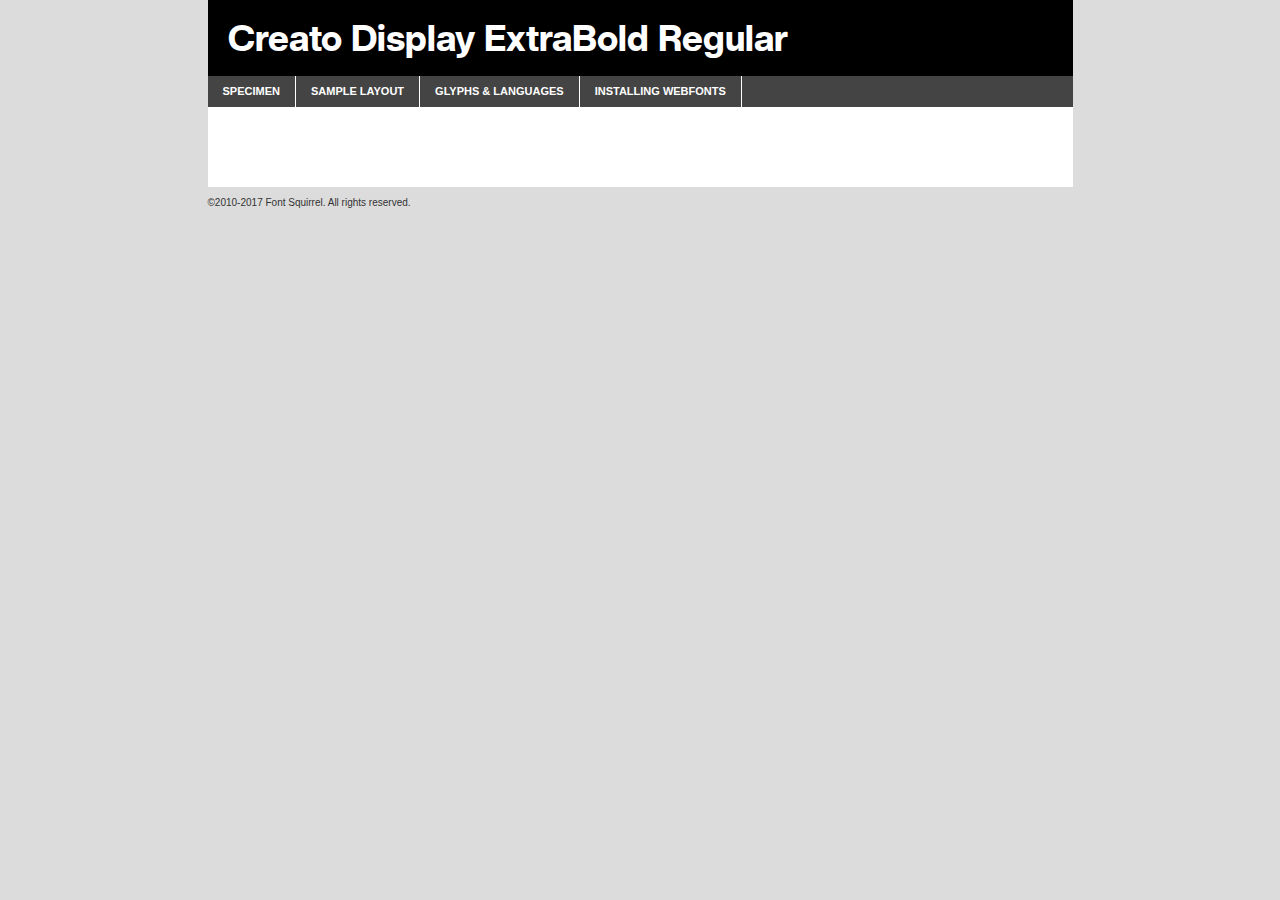
<file: fonts/creatodisplay-extrabold-demo.html>
<!DOCTYPE html PUBLIC "-//W3C//DTD XHTML 1.0 Transitional//EN"
	"http://www.w3.org/TR/xhtml1/DTD/xhtml1-transitional.dtd">

<html xmlns="http://www.w3.org/1999/xhtml" xml:lang="en" lang="en">
<head>
	<meta http-equiv="Content-Type" content="text/html; charset=utf-8" />
	<script src="http://ajax.googleapis.com/ajax/libs/jquery/1.7.2/jquery.min.js" type="text/javascript" charset="utf-8"></script>
	<script type="text/javascript">
	(function($){$.fn.easyTabs=function(option){var param=jQuery.extend({fadeSpeed:"fast",defaultContent:1,activeClass:'active'},option);$(this).each(function(){var thisId="#"+this.id;if(param.defaultContent==''){param.defaultContent=1;}
	if(typeof param.defaultContent=="number")
	{var defaultTab=$(thisId+" .tabs li:eq("+(param.defaultContent-1)+") a").attr('href').substr(1);}else{var defaultTab=param.defaultContent;}
	$(thisId+" .tabs li a").each(function(){var tabToHide=$(this).attr('href').substr(1);$("#"+tabToHide).addClass('easytabs-tab-content');});hideAll();changeContent(defaultTab);function hideAll(){$(thisId+" .easytabs-tab-content").hide();}
	function changeContent(tabId){hideAll();$(thisId+" .tabs li").removeClass(param.activeClass);$(thisId+" .tabs li a[href=#"+tabId+"]").closest('li').addClass(param.activeClass);if(param.fadeSpeed!="none")
	{$(thisId+" #"+tabId).fadeIn(param.fadeSpeed);}else{$(thisId+" #"+tabId).show();}}
	$(thisId+" .tabs li").click(function(){var tabId=$(this).find('a').attr('href').substr(1);changeContent(tabId);return false;});});}})(jQuery);
	</script>
	<link rel="stylesheet" href="specimen_files/specimen_stylesheet.css" type="text/css" charset="utf-8" />
	<link rel="stylesheet" href="stylesheet.css" type="text/css" charset="utf-8" />

	<style type="text/css">
					body{
				font-family: 'creato_displayextrabold';
							}
		</style>

	<title>Creato Display ExtraBold Regular Specimen</title>
	
	
	<script type="text/javascript" charset="utf-8">
		$(document).ready(function() {
			$('#container').easyTabs({defaultContent:1});
		});
	</script>
</head>

<body>
<div id="container">
	<div id="header">
		Creato Display ExtraBold Regular	</div>
	<ul class="tabs">
		<li><a href="#specimen">Specimen</a></li>
		<li><a href="#layout">Sample Layout</a></li>
				<li><a href="#glyphs">Glyphs &amp; Languages</a></li>
		<li><a href="#installing">Installing Webfonts</a></li>
		
	</ul>
	
	<div id="main_content">

		
			<div id="specimen">
		
				<div class="section">
					<div class="grid12 firstcol">
						<div class="huge">AaBb</div>
					</div>
				</div>
		
				<div class="section">
					<div class="glyph_range">A&#x200B;B&#x200b;C&#x200b;D&#x200b;E&#x200b;F&#x200b;G&#x200b;H&#x200b;I&#x200b;J&#x200b;K&#x200b;L&#x200b;M&#x200b;N&#x200b;O&#x200b;P&#x200b;Q&#x200b;R&#x200b;S&#x200b;T&#x200b;U&#x200b;V&#x200b;W&#x200b;X&#x200b;Y&#x200b;Z&#x200b;a&#x200b;b&#x200b;c&#x200b;d&#x200b;e&#x200b;f&#x200b;g&#x200b;h&#x200b;i&#x200b;j&#x200b;k&#x200b;l&#x200b;m&#x200b;n&#x200b;o&#x200b;p&#x200b;q&#x200b;r&#x200b;s&#x200b;t&#x200b;u&#x200b;v&#x200b;w&#x200b;x&#x200b;y&#x200b;z&#x200b;1&#x200b;2&#x200b;3&#x200b;4&#x200b;5&#x200b;6&#x200b;7&#x200b;8&#x200b;9&#x200b;0&#x200b;&amp;&#x200b;.&#x200b;,&#x200b;?&#x200b;!&#x200b;&#64;&#x200b;(&#x200b;)&#x200b;#&#x200b;$&#x200b;%&#x200b;*&#x200b;+&#x200b;-&#x200b;=&#x200b;:&#x200b;;</div>
				</div>
				<div class="section">
					<div class="grid12 firstcol">
						<table class="sample_table">
							<tr><td>10</td><td class="size10">abcdefghijklmnopqrstuvwxyzABCDEFGHIJKLMNOPQRSTUVWXYZ0123456789abcdefghijklmnopqrstuvwxyzABCDEFGHIJKLMNOPQRSTUVWXYZ0123456789abcdefghijklmnopqrstuvwxyzABCDEFGHIJKLMNOPQRSTUVWXYZ</td></tr>
							<tr><td>11</td><td class="size11">abcdefghijklmnopqrstuvwxyzABCDEFGHIJKLMNOPQRSTUVWXYZ0123456789abcdefghijklmnopqrstuvwxyzABCDEFGHIJKLMNOPQRSTUVWXYZ0123456789abcdefghijklmnopqrstuvwxyzABCDEFGHIJKLMNOPQRSTUVWXYZ</td></tr>
							<tr><td>12</td><td class="size12">abcdefghijklmnopqrstuvwxyzABCDEFGHIJKLMNOPQRSTUVWXYZ0123456789abcdefghijklmnopqrstuvwxyzABCDEFGHIJKLMNOPQRSTUVWXYZ0123456789abcdefghijklmnopqrstuvwxyzABCDEFGHIJKLMNOPQRSTUVWXYZ</td></tr>
							<tr><td>13</td><td class="size13">abcdefghijklmnopqrstuvwxyzABCDEFGHIJKLMNOPQRSTUVWXYZ0123456789abcdefghijklmnopqrstuvwxyzABCDEFGHIJKLMNOPQRSTUVWXYZ0123456789abcdefghijklmnopqrstuvwxyzABCDEFGHIJKLMNOPQRSTUVWXYZ</td></tr>
							<tr><td>14</td><td class="size14">abcdefghijklmnopqrstuvwxyzABCDEFGHIJKLMNOPQRSTUVWXYZ0123456789abcdefghijklmnopqrstuvwxyzABCDEFGHIJKLMNOPQRSTUVWXYZ0123456789abcdefghijklmnopqrstuvwxyzABCDEFGHIJKLMNOPQRSTUVWXYZ</td></tr>
							<tr><td>16</td><td class="size16">abcdefghijklmnopqrstuvwxyzABCDEFGHIJKLMNOPQRSTUVWXYZ0123456789abcdefghijklmnopqrstuvwxyzABCDEFGHIJKLMNOPQRSTUVWXYZ</td></tr>
							<tr><td>18</td><td class="size18">abcdefghijklmnopqrstuvwxyzABCDEFGHIJKLMNOPQRSTUVWXYZ0123456789abcdefghijklmnopqrstuvwxyzABCDEFGHIJKLMNOPQRSTUVWXYZ</td></tr>
							<tr><td>20</td><td class="size20">abcdefghijklmnopqrstuvwxyzABCDEFGHIJKLMNOPQRSTUVWXYZ0123456789abcdefghijklmnopqrstuvwxyzABCDEFGHIJKLMNOPQRSTUVWXYZ</td></tr>
							<tr><td>24</td><td class="size24">abcdefghijklmnopqrstuvwxyzABCDEFGHIJKLMNOPQRSTUVWXYZ0123456789abcdefghijklmnopqrstuvwxyzABCDEFGHIJKLMNOPQRSTUVWXYZ</td></tr>
							<tr><td>30</td><td class="size30">abcdefghijklmnopqrstuvwxyzABCDEFGHIJKLMNOPQRSTUVWXYZ0123456789abcdefghijklmnopqrstuvwxyzABCDEFGHIJKLMNOPQRSTUVWXYZ</td></tr>
							<tr><td>36</td><td class="size36">abcdefghijklmnopqrstuvwxyzABCDEFGHIJKLMNOPQRSTUVWXYZ0123456789abcdefghijklmnopqrstuvwxyzABCDEFGHIJKLMNOPQRSTUVWXYZ</td></tr>
							<tr><td>48</td><td class="size48">abcdefghijklmnopqrstuvwxyzABCDEFGHIJKLMNOPQRSTUVWXYZ0123456789abcdefghijklmnopqrstuvwxyzABCDEFGHIJKLMNOPQRSTUVWXYZ</td></tr>
							<tr><td>60</td><td class="size60">abcdefghijklmnopqrstuvwxyzABCDEFGHIJKLMNOPQRSTUVWXYZ0123456789abcdefghijklmnopqrstuvwxyzABCDEFGHIJKLMNOPQRSTUVWXYZ</td></tr>
							<tr><td>72</td><td class="size72">abcdefghijklmnopqrstuvwxyzABCDEFGHIJKLMNOPQRSTUVWXYZ0123456789abcdefghijklmnopqrstuvwxyzABCDEFGHIJKLMNOPQRSTUVWXYZ</td></tr>
							<tr><td>90</td><td class="size90">abcdefghijklmnopqrstuvwxyzABCDEFGHIJKLMNOPQRSTUVWXYZ0123456789abcdefghijklmnopqrstuvwxyzABCDEFGHIJKLMNOPQRSTUVWXYZ</td></tr>
						</table>
				
					</div>
			
				</div>
		
		
		
								<div class="section" id="bodycomparison">


										<div id="xheight">
				<div class="fontbody">&#x25FC;&#x25FC;&#x25FC;&#x25FC;&#x25FC;&#x25FC;&#x25FC;&#x25FC;&#x25FC;&#x25FC;&#x25FC;&#x25FC;&#x25FC;&#x25FC;&#x25FC;&#x25FC;&#x25FC;&#x25FC;&#x25FC;&#x25FC;&#x25FC;&#x25FC;&#x25FC;&#x25FC;&#x25FC;&#x25FC;&#x25FC;&#x25FC;&#x25FC;&#x25FC;&#x25FC;&#x25FC;&#x25FC;&#x25FC;&#x25FC;&#x25FC;&#x25FC;&#x25FC;&#x25FC;&#x25FC;&#x25FC;&#x25FC;&#x25FC;&#x25FC;&#x25FC;&#x25FC;&#x25FC;&#x25FC;&#x25FC;&#x25FC;&#x25FC;&#x25FC;&#x25FC;&#x25FC;&#x25FC;&#x25FC;&#x25FC;&#x25FC;&#x25FC;&#x25FC;&#x25FC;&#x25FC;&#x25FC;&#x25FC;&#x25FC;&#x25FC;&#x25FC;&#x25FC;&#x25FC;&#x25FC;&#x25FC;&#x25FC;&#x25FC;&#x25FC;&#x25FC;&#x25FC;&#x25FC;&#x25FC;&#x25FC;&#x25FC;&#x25FC;&#x25FC;&#x25FC;&#x25FC;&#x25FC;&#x25FC;&#x25FC;&#x25FC;&#x25FC;&#x25FC;&#x25FC;&#x25FC;&#x25FC;&#x25FC;&#x25FC;&#x25FC;&#x25FC;&#x25FC;&#x25FC;body</div><div class="arialbody">body</div><div class="verdanabody">body</div><div class="georgiabody">body</div></div>
										<div class="fontbody" style="z-index:1">
											body<span>Creato Display ExtraBold Regular</span>
										</div>
										<div class="arialbody" style="z-index:1">
											body<span>Arial</span>
										</div>
										<div class="verdanabody" style="z-index:1">
											body<span>Verdana</span>
										</div>
										<div class="georgiabody" style="z-index:1">
											body<span>Georgia</span>
										</div>



								</div>
		
		
				<div class="section psample psample_row1" id="">
					
					<div class="grid2 firstcol">
						<p class="size10"><span>10.</span>Aenean lacinia bibendum nulla sed consectetur. Fusce dapibus, tellus ac cursus commodo, tortor mauris condimentum nibh, ut fermentum massa justo sit amet risus. Nullam id dolor id nibh ultricies vehicula ut id elit. Cum sociis natoque penatibus et magnis dis parturient montes, nascetur ridiculus mus. Nulla vitae elit libero, a pharetra augue.</p>
			
					</div>
					<div class="grid3">
						<p class="size11"><span>11.</span>Aenean lacinia bibendum nulla sed consectetur. Fusce dapibus, tellus ac cursus commodo, tortor mauris condimentum nibh, ut fermentum massa justo sit amet risus. Nullam id dolor id nibh ultricies vehicula ut id elit. Cum sociis natoque penatibus et magnis dis parturient montes, nascetur ridiculus mus. Nulla vitae elit libero, a pharetra augue.</p>
			
					</div>
					<div class="grid3">
						<p class="size12"><span>12.</span>Aenean lacinia bibendum nulla sed consectetur. Fusce dapibus, tellus ac cursus commodo, tortor mauris condimentum nibh, ut fermentum massa justo sit amet risus. Nullam id dolor id nibh ultricies vehicula ut id elit. Cum sociis natoque penatibus et magnis dis parturient montes, nascetur ridiculus mus. Nulla vitae elit libero, a pharetra augue.</p>
			
					</div>
					<div class="grid4">
						<p class="size13"><span>13.</span>Aenean lacinia bibendum nulla sed consectetur. Fusce dapibus, tellus ac cursus commodo, tortor mauris condimentum nibh, ut fermentum massa justo sit amet risus. Nullam id dolor id nibh ultricies vehicula ut id elit. Cum sociis natoque penatibus et magnis dis parturient montes, nascetur ridiculus mus. Nulla vitae elit libero, a pharetra augue.</p>
			
					</div>
					<div class="white_blend"></div>
					
				</div>
				<div class="section psample psample_row2" id="">
					<div class="grid3 firstcol">
						<p class="size14"><span>14.</span>Aenean lacinia bibendum nulla sed consectetur. Fusce dapibus, tellus ac cursus commodo, tortor mauris condimentum nibh, ut fermentum massa justo sit amet risus. Nullam id dolor id nibh ultricies vehicula ut id elit. Cum sociis natoque penatibus et magnis dis parturient montes, nascetur ridiculus mus. Nulla vitae elit libero, a pharetra augue.</p>
			
					</div>
					<div class="grid4">
						<p class="size16"><span>16.</span>Aenean lacinia bibendum nulla sed consectetur. Fusce dapibus, tellus ac cursus commodo, tortor mauris condimentum nibh, ut fermentum massa justo sit amet risus. Nullam id dolor id nibh ultricies vehicula ut id elit. Cum sociis natoque penatibus et magnis dis parturient montes, nascetur ridiculus mus. Nulla vitae elit libero, a pharetra augue.</p>
			
					</div>
					<div class="grid5">
						<p class="size18"><span>18.</span>Aenean lacinia bibendum nulla sed consectetur. Fusce dapibus, tellus ac cursus commodo, tortor mauris condimentum nibh, ut fermentum massa justo sit amet risus. Nullam id dolor id nibh ultricies vehicula ut id elit. Cum sociis natoque penatibus et magnis dis parturient montes, nascetur ridiculus mus. Nulla vitae elit libero, a pharetra augue.</p>
			
					</div>

					<div class="white_blend"></div>

				</div>
				
				<div class="section psample psample_row3" id="">
					<div class="grid5 firstcol">
						<p class="size20"><span>20.</span>Aenean lacinia bibendum nulla sed consectetur. Fusce dapibus, tellus ac cursus commodo, tortor mauris condimentum nibh, ut fermentum massa justo sit amet risus. Nullam id dolor id nibh ultricies vehicula ut id elit. Cum sociis natoque penatibus et magnis dis parturient montes, nascetur ridiculus mus. Nulla vitae elit libero, a pharetra augue.</p>
					</div>
					<div class="grid7">
						<p class="size24"><span>24.</span>Aenean lacinia bibendum nulla sed consectetur. Fusce dapibus, tellus ac cursus commodo, tortor mauris condimentum nibh, ut fermentum massa justo sit amet risus. Nullam id dolor id nibh ultricies vehicula ut id elit. Cum sociis natoque penatibus et magnis dis parturient montes, nascetur ridiculus mus. Nulla vitae elit libero, a pharetra augue.</p>
					</div>
					
					<div class="white_blend"></div>
					
				</div>
				
				<div class="section psample psample_row4" id="">
					<div class="grid12 firstcol">
						<p class="size30"><span>30.</span>Aenean lacinia bibendum nulla sed consectetur. Fusce dapibus, tellus ac cursus commodo, tortor mauris condimentum nibh, ut fermentum massa justo sit amet risus. Nullam id dolor id nibh ultricies vehicula ut id elit. Cum sociis natoque penatibus et magnis dis parturient montes, nascetur ridiculus mus. Nulla vitae elit libero, a pharetra augue.</p>
					</div>
					<div class="white_blend"></div>
					
				</div>
				
				
				
				<div class="section psample psample_row1 fullreverse">
					<div class="grid2 firstcol">
						<p class="size10"><span>10.</span>Aenean lacinia bibendum nulla sed consectetur. Fusce dapibus, tellus ac cursus commodo, tortor mauris condimentum nibh, ut fermentum massa justo sit amet risus. Nullam id dolor id nibh ultricies vehicula ut id elit. Cum sociis natoque penatibus et magnis dis parturient montes, nascetur ridiculus mus. Nulla vitae elit libero, a pharetra augue.</p>
			
					</div>
					<div class="grid3">
						<p class="size11"><span>11.</span>Aenean lacinia bibendum nulla sed consectetur. Fusce dapibus, tellus ac cursus commodo, tortor mauris condimentum nibh, ut fermentum massa justo sit amet risus. Nullam id dolor id nibh ultricies vehicula ut id elit. Cum sociis natoque penatibus et magnis dis parturient montes, nascetur ridiculus mus. Nulla vitae elit libero, a pharetra augue.</p>
			
					</div>
					<div class="grid3">
						<p class="size12"><span>12.</span>Aenean lacinia bibendum nulla sed consectetur. Fusce dapibus, tellus ac cursus commodo, tortor mauris condimentum nibh, ut fermentum massa justo sit amet risus. Nullam id dolor id nibh ultricies vehicula ut id elit. Cum sociis natoque penatibus et magnis dis parturient montes, nascetur ridiculus mus. Nulla vitae elit libero, a pharetra augue.</p>
			
					</div>
					<div class="grid4">
						<p class="size13"><span>13.</span>Aenean lacinia bibendum nulla sed consectetur. Fusce dapibus, tellus ac cursus commodo, tortor mauris condimentum nibh, ut fermentum massa justo sit amet risus. Nullam id dolor id nibh ultricies vehicula ut id elit. Cum sociis natoque penatibus et magnis dis parturient montes, nascetur ridiculus mus. Nulla vitae elit libero, a pharetra augue.</p>
			
					</div>
					<div class="black_blend"></div>
					
				</div>
				
				<div class="section psample psample_row2 fullreverse">
					<div class="grid3 firstcol">
						<p class="size14"><span>14.</span>Aenean lacinia bibendum nulla sed consectetur. Fusce dapibus, tellus ac cursus commodo, tortor mauris condimentum nibh, ut fermentum massa justo sit amet risus. Nullam id dolor id nibh ultricies vehicula ut id elit. Cum sociis natoque penatibus et magnis dis parturient montes, nascetur ridiculus mus. Nulla vitae elit libero, a pharetra augue.</p>
			
					</div>
					<div class="grid4">
						<p class="size16"><span>16.</span>Aenean lacinia bibendum nulla sed consectetur. Fusce dapibus, tellus ac cursus commodo, tortor mauris condimentum nibh, ut fermentum massa justo sit amet risus. Nullam id dolor id nibh ultricies vehicula ut id elit. Cum sociis natoque penatibus et magnis dis parturient montes, nascetur ridiculus mus. Nulla vitae elit libero, a pharetra augue.</p>
			
					</div>
					<div class="grid5">
						<p class="size18"><span>18.</span>Aenean lacinia bibendum nulla sed consectetur. Fusce dapibus, tellus ac cursus commodo, tortor mauris condimentum nibh, ut fermentum massa justo sit amet risus. Nullam id dolor id nibh ultricies vehicula ut id elit. Cum sociis natoque penatibus et magnis dis parturient montes, nascetur ridiculus mus. Nulla vitae elit libero, a pharetra augue.</p>
			
					</div>
					<div class="black_blend"></div>

				</div>
				
				<div class="section psample fullreverse psample_row3" id="">
					<div class="grid5 firstcol">
						<p class="size20"><span>20.</span>Aenean lacinia bibendum nulla sed consectetur. Fusce dapibus, tellus ac cursus commodo, tortor mauris condimentum nibh, ut fermentum massa justo sit amet risus. Nullam id dolor id nibh ultricies vehicula ut id elit. Cum sociis natoque penatibus et magnis dis parturient montes, nascetur ridiculus mus. Nulla vitae elit libero, a pharetra augue.</p>
					</div>
					<div class="grid7">
						<p class="size24"><span>24.</span>Aenean lacinia bibendum nulla sed consectetur. Fusce dapibus, tellus ac cursus commodo, tortor mauris condimentum nibh, ut fermentum massa justo sit amet risus. Nullam id dolor id nibh ultricies vehicula ut id elit. Cum sociis natoque penatibus et magnis dis parturient montes, nascetur ridiculus mus. Nulla vitae elit libero, a pharetra augue.</p>
					</div>
					
					<div class="black_blend"></div>
					
				</div>
				
				<div class="section psample fullreverse psample_row4" id="" style="border-bottom: 20px #000 solid;">
					<div class="grid12 firstcol">
						<p class="size30"><span>30.</span>Aenean lacinia bibendum nulla sed consectetur. Fusce dapibus, tellus ac cursus commodo, tortor mauris condimentum nibh, ut fermentum massa justo sit amet risus. Nullam id dolor id nibh ultricies vehicula ut id elit. Cum sociis natoque penatibus et magnis dis parturient montes, nascetur ridiculus mus. Nulla vitae elit libero, a pharetra augue.</p>
					</div>
					<div class="black_blend"></div>
					
				</div>
				
				
				
				
			</div>
			
			<div id="layout">
				
				<div class="section">
					
					<div class="grid12 firstcol">
						<h1>Lorem Ipsum Dolor</h1>
						<h2>Etiam porta sem malesuada magna mollis euismod</h2>
						
						<p class="byline">By <a href="#link">Aenean Lacinia</a></p>
					</div>
				</div>
				<div class="section">
					<div class="grid8 firstcol">
						<p class="large">Donec sed odio dui. Morbi leo risus, porta ac consectetur ac, vestibulum at eros. Fusce dapibus, tellus ac cursus commodo, tortor mauris condimentum nibh, ut fermentum massa justo sit amet risus. </p>

						
						<h3>Pellentesque ornare sem</h3>

						<p>Maecenas sed diam eget risus varius blandit sit amet non magna. Maecenas faucibus mollis interdum. Donec ullamcorper nulla non metus auctor fringilla. Nullam id dolor id nibh ultricies vehicula ut id elit. Nullam id dolor id nibh ultricies vehicula ut id elit. </p>

						<p>Aenean eu leo quam. Pellentesque ornare sem lacinia quam venenatis vestibulum. Lorem ipsum dolor sit amet, consectetur adipiscing elit. Cum sociis natoque penatibus et magnis dis parturient montes, nascetur ridiculus mus. </p>

						<p>Nulla vitae elit libero, a pharetra augue. Praesent commodo cursus magna, vel scelerisque nisl consectetur et. Aenean lacinia bibendum nulla sed consectetur. </p>

						<p>Nullam quis risus eget urna mollis ornare vel eu leo. Nullam quis risus eget urna mollis ornare vel eu leo. Maecenas sed diam eget risus varius blandit sit amet non magna. Donec ullamcorper nulla non metus auctor fringilla. </p>

						<h3>Cras mattis consectetur</h3>

						<p>Aenean eu leo quam. Pellentesque ornare sem lacinia quam venenatis vestibulum. Aenean lacinia bibendum nulla sed consectetur. Integer posuere erat a ante venenatis dapibus posuere velit aliquet. Cras mattis consectetur purus sit amet fermentum. </p>

						<p>Nullam id dolor id nibh ultricies vehicula ut id elit. Nullam quis risus eget urna mollis ornare vel eu leo. Cras mattis consectetur purus sit amet fermentum.</p>
					</div>
					
					<div class="grid4 sidebar">
						
						<div class="box reverse">
							<p class="last">Nullam quis risus eget urna mollis ornare vel eu leo. Donec ullamcorper nulla non metus auctor fringilla. Cras mattis consectetur purus sit amet fermentum. Sed posuere consectetur est at lobortis. Lorem ipsum dolor sit amet, consectetur adipiscing elit. </p>
						</div>
						
						<p class="caption">Maecenas sed diam eget risus varius.</p>

						<p>Vestibulum id ligula porta felis euismod semper. Integer posuere erat a ante venenatis dapibus posuere velit aliquet. Vestibulum id ligula porta felis euismod semper. Sed posuere consectetur est at lobortis. Maecenas sed diam eget risus varius blandit sit amet non magna. Fusce dapibus, tellus ac cursus commodo, tortor mauris condimentum nibh, ut fermentum massa justo sit amet risus. </p>

					

						<p>Duis mollis, est non commodo luctus, nisi erat porttitor ligula, eget lacinia odio sem nec elit. Aenean lacinia bibendum nulla sed consectetur. Vivamus sagittis lacus vel augue laoreet rutrum faucibus dolor auctor. Aenean lacinia bibendum nulla sed consectetur. Nullam quis risus eget urna mollis ornare vel eu leo. </p>

						<p>Praesent commodo cursus magna, vel scelerisque nisl consectetur et. Donec ullamcorper nulla non metus auctor fringilla. Maecenas faucibus mollis interdum. Fusce dapibus, tellus ac cursus commodo, tortor mauris condimentum nibh, ut fermentum massa justo sit amet risus. </p>

					</div>
				</div>
				
			</div>


			



		<div id="glyphs">
			<div class="section">
				<div class="grid12 firstcol">
			
				<h1>Language Support</h1>
				<p>The subset of Creato Display ExtraBold Regular in this kit supports the following languages:<br />
			
					Albanian, Basque, Breton, Chamorro, Danish, Dutch, English, Faroese, Finnish, French, Frisian, Galician, German, Icelandic, Italian, Malagasy, Norwegian, Portuguese, Spanish, Alsatian, Aragonese, Arapaho, Arrernte, Asturian, Aymara, Bislama, Cebuano, Corsican, Fijian, French_creole, Genoese, Gilbertese, Greenlandic, Haitian_creole, Hiligaynon, Hmong, Hopi, Ibanag, Iloko_ilokano, Indonesian, Interglossa_glosa, Interlingua, Irish_gaelic, Jerriais, Lojban, Lombard, Luxembourgeois, Manx, Mohawk, Norfolk_pitcairnese, Occitan, Oromo, Pangasinan, Papiamento, Piedmontese, Potawatomi, Rhaeto-romance, Romansh, Rotokas, Sami_lule, Samoan, Sardinian, Scots_gaelic, Seychelles_creole, Shona, Sicilian, Somali, Southern_ndebele, Swahili, Swati_swazi, Tagalog_filipino_pilipino, Tetum, Tok_pisin, Uyghur_latinized, Volapuk, Walloon, Warlpiri, Xhosa, Yapese, Zulu, Latinbasic, Ubasic, Demo				</p>
				<h1>Glyph Chart</h1>
				<p>The subset of Creato Display ExtraBold Regular in this kit includes all the glyphs listed below. Unicode entities are included above each glyph to help you insert individual characters into your layout.</p>
				<div id="glyph_chart">
			
																														 <div><p>&amp;#13;</p>&#13;</div>
																				 <div><p>&amp;#32;</p>&#32;</div>
																				 <div><p>&amp;#33;</p>&#33;</div>
																				 <div><p>&amp;#34;</p>&#34;</div>
																				 <div><p>&amp;#35;</p>&#35;</div>
																				 <div><p>&amp;#36;</p>&#36;</div>
																				 <div><p>&amp;#37;</p>&#37;</div>
																				 <div><p>&amp;#38;</p>&#38;</div>
																				 <div><p>&amp;#39;</p>&#39;</div>
																				 <div><p>&amp;#40;</p>&#40;</div>
																				 <div><p>&amp;#41;</p>&#41;</div>
																				 <div><p>&amp;#42;</p>&#42;</div>
																				 <div><p>&amp;#43;</p>&#43;</div>
																				 <div><p>&amp;#44;</p>&#44;</div>
																				 <div><p>&amp;#45;</p>&#45;</div>
																				 <div><p>&amp;#46;</p>&#46;</div>
																				 <div><p>&amp;#47;</p>&#47;</div>
																				 <div><p>&amp;#48;</p>&#48;</div>
																				 <div><p>&amp;#49;</p>&#49;</div>
																				 <div><p>&amp;#50;</p>&#50;</div>
																				 <div><p>&amp;#51;</p>&#51;</div>
																				 <div><p>&amp;#52;</p>&#52;</div>
																				 <div><p>&amp;#53;</p>&#53;</div>
																				 <div><p>&amp;#54;</p>&#54;</div>
																				 <div><p>&amp;#55;</p>&#55;</div>
																				 <div><p>&amp;#56;</p>&#56;</div>
																				 <div><p>&amp;#57;</p>&#57;</div>
																				 <div><p>&amp;#58;</p>&#58;</div>
																				 <div><p>&amp;#59;</p>&#59;</div>
																				 <div><p>&amp;#60;</p>&#60;</div>
																				 <div><p>&amp;#61;</p>&#61;</div>
																				 <div><p>&amp;#62;</p>&#62;</div>
																				 <div><p>&amp;#63;</p>&#63;</div>
																				 <div><p>&amp;#64;</p>&#64;</div>
																				 <div><p>&amp;#65;</p>&#65;</div>
																				 <div><p>&amp;#66;</p>&#66;</div>
																				 <div><p>&amp;#67;</p>&#67;</div>
																				 <div><p>&amp;#68;</p>&#68;</div>
																				 <div><p>&amp;#69;</p>&#69;</div>
																				 <div><p>&amp;#70;</p>&#70;</div>
																				 <div><p>&amp;#71;</p>&#71;</div>
																				 <div><p>&amp;#72;</p>&#72;</div>
																				 <div><p>&amp;#73;</p>&#73;</div>
																				 <div><p>&amp;#74;</p>&#74;</div>
																				 <div><p>&amp;#75;</p>&#75;</div>
																				 <div><p>&amp;#76;</p>&#76;</div>
																				 <div><p>&amp;#77;</p>&#77;</div>
																				 <div><p>&amp;#78;</p>&#78;</div>
																				 <div><p>&amp;#79;</p>&#79;</div>
																				 <div><p>&amp;#80;</p>&#80;</div>
																				 <div><p>&amp;#81;</p>&#81;</div>
																				 <div><p>&amp;#82;</p>&#82;</div>
																				 <div><p>&amp;#83;</p>&#83;</div>
																				 <div><p>&amp;#84;</p>&#84;</div>
																				 <div><p>&amp;#85;</p>&#85;</div>
																				 <div><p>&amp;#86;</p>&#86;</div>
																				 <div><p>&amp;#87;</p>&#87;</div>
																				 <div><p>&amp;#88;</p>&#88;</div>
																				 <div><p>&amp;#89;</p>&#89;</div>
																				 <div><p>&amp;#90;</p>&#90;</div>
																				 <div><p>&amp;#91;</p>&#91;</div>
																				 <div><p>&amp;#92;</p>&#92;</div>
																				 <div><p>&amp;#93;</p>&#93;</div>
																				 <div><p>&amp;#94;</p>&#94;</div>
																				 <div><p>&amp;#95;</p>&#95;</div>
																				 <div><p>&amp;#96;</p>&#96;</div>
																				 <div><p>&amp;#97;</p>&#97;</div>
																				 <div><p>&amp;#98;</p>&#98;</div>
																				 <div><p>&amp;#99;</p>&#99;</div>
																				 <div><p>&amp;#100;</p>&#100;</div>
																				 <div><p>&amp;#101;</p>&#101;</div>
																				 <div><p>&amp;#102;</p>&#102;</div>
																				 <div><p>&amp;#103;</p>&#103;</div>
																				 <div><p>&amp;#104;</p>&#104;</div>
																				 <div><p>&amp;#105;</p>&#105;</div>
																				 <div><p>&amp;#106;</p>&#106;</div>
																				 <div><p>&amp;#107;</p>&#107;</div>
																				 <div><p>&amp;#108;</p>&#108;</div>
																				 <div><p>&amp;#109;</p>&#109;</div>
																				 <div><p>&amp;#110;</p>&#110;</div>
																				 <div><p>&amp;#111;</p>&#111;</div>
																				 <div><p>&amp;#112;</p>&#112;</div>
																				 <div><p>&amp;#113;</p>&#113;</div>
																				 <div><p>&amp;#114;</p>&#114;</div>
																				 <div><p>&amp;#115;</p>&#115;</div>
																				 <div><p>&amp;#116;</p>&#116;</div>
																				 <div><p>&amp;#117;</p>&#117;</div>
																				 <div><p>&amp;#118;</p>&#118;</div>
																				 <div><p>&amp;#119;</p>&#119;</div>
																				 <div><p>&amp;#120;</p>&#120;</div>
																				 <div><p>&amp;#121;</p>&#121;</div>
																				 <div><p>&amp;#122;</p>&#122;</div>
																				 <div><p>&amp;#123;</p>&#123;</div>
																				 <div><p>&amp;#124;</p>&#124;</div>
																				 <div><p>&amp;#125;</p>&#125;</div>
																				 <div><p>&amp;#126;</p>&#126;</div>
																				 <div><p>&amp;#160;</p>&#160;</div>
																				 <div><p>&amp;#161;</p>&#161;</div>
																				 <div><p>&amp;#162;</p>&#162;</div>
																				 <div><p>&amp;#163;</p>&#163;</div>
																				 <div><p>&amp;#164;</p>&#164;</div>
																				 <div><p>&amp;#165;</p>&#165;</div>
																				 <div><p>&amp;#166;</p>&#166;</div>
																				 <div><p>&amp;#167;</p>&#167;</div>
																				 <div><p>&amp;#168;</p>&#168;</div>
																				 <div><p>&amp;#169;</p>&#169;</div>
																				 <div><p>&amp;#170;</p>&#170;</div>
																				 <div><p>&amp;#171;</p>&#171;</div>
																				 <div><p>&amp;#172;</p>&#172;</div>
																				 <div><p>&amp;#173;</p>&#173;</div>
																				 <div><p>&amp;#174;</p>&#174;</div>
																				 <div><p>&amp;#175;</p>&#175;</div>
																				 <div><p>&amp;#176;</p>&#176;</div>
																				 <div><p>&amp;#177;</p>&#177;</div>
																				 <div><p>&amp;#178;</p>&#178;</div>
																				 <div><p>&amp;#179;</p>&#179;</div>
																				 <div><p>&amp;#180;</p>&#180;</div>
																				 <div><p>&amp;#181;</p>&#181;</div>
																				 <div><p>&amp;#182;</p>&#182;</div>
																				 <div><p>&amp;#183;</p>&#183;</div>
																				 <div><p>&amp;#184;</p>&#184;</div>
																				 <div><p>&amp;#185;</p>&#185;</div>
																				 <div><p>&amp;#186;</p>&#186;</div>
																				 <div><p>&amp;#187;</p>&#187;</div>
																				 <div><p>&amp;#188;</p>&#188;</div>
																				 <div><p>&amp;#189;</p>&#189;</div>
																				 <div><p>&amp;#190;</p>&#190;</div>
																				 <div><p>&amp;#191;</p>&#191;</div>
																				 <div><p>&amp;#192;</p>&#192;</div>
																				 <div><p>&amp;#193;</p>&#193;</div>
																				 <div><p>&amp;#194;</p>&#194;</div>
																				 <div><p>&amp;#195;</p>&#195;</div>
																				 <div><p>&amp;#196;</p>&#196;</div>
																				 <div><p>&amp;#197;</p>&#197;</div>
																				 <div><p>&amp;#198;</p>&#198;</div>
																				 <div><p>&amp;#199;</p>&#199;</div>
																				 <div><p>&amp;#200;</p>&#200;</div>
																				 <div><p>&amp;#201;</p>&#201;</div>
																				 <div><p>&amp;#202;</p>&#202;</div>
																				 <div><p>&amp;#203;</p>&#203;</div>
																				 <div><p>&amp;#204;</p>&#204;</div>
																				 <div><p>&amp;#205;</p>&#205;</div>
																				 <div><p>&amp;#206;</p>&#206;</div>
																				 <div><p>&amp;#207;</p>&#207;</div>
																				 <div><p>&amp;#208;</p>&#208;</div>
																				 <div><p>&amp;#209;</p>&#209;</div>
																				 <div><p>&amp;#210;</p>&#210;</div>
																				 <div><p>&amp;#211;</p>&#211;</div>
																				 <div><p>&amp;#212;</p>&#212;</div>
																				 <div><p>&amp;#213;</p>&#213;</div>
																				 <div><p>&amp;#214;</p>&#214;</div>
																				 <div><p>&amp;#215;</p>&#215;</div>
																				 <div><p>&amp;#216;</p>&#216;</div>
																				 <div><p>&amp;#217;</p>&#217;</div>
																				 <div><p>&amp;#218;</p>&#218;</div>
																				 <div><p>&amp;#219;</p>&#219;</div>
																				 <div><p>&amp;#220;</p>&#220;</div>
																				 <div><p>&amp;#221;</p>&#221;</div>
																				 <div><p>&amp;#222;</p>&#222;</div>
																				 <div><p>&amp;#223;</p>&#223;</div>
																				 <div><p>&amp;#224;</p>&#224;</div>
																				 <div><p>&amp;#225;</p>&#225;</div>
																				 <div><p>&amp;#226;</p>&#226;</div>
																				 <div><p>&amp;#227;</p>&#227;</div>
																				 <div><p>&amp;#228;</p>&#228;</div>
																				 <div><p>&amp;#229;</p>&#229;</div>
																				 <div><p>&amp;#230;</p>&#230;</div>
																				 <div><p>&amp;#231;</p>&#231;</div>
																				 <div><p>&amp;#232;</p>&#232;</div>
																				 <div><p>&amp;#233;</p>&#233;</div>
																				 <div><p>&amp;#234;</p>&#234;</div>
																				 <div><p>&amp;#235;</p>&#235;</div>
																				 <div><p>&amp;#236;</p>&#236;</div>
																				 <div><p>&amp;#237;</p>&#237;</div>
																				 <div><p>&amp;#238;</p>&#238;</div>
																				 <div><p>&amp;#239;</p>&#239;</div>
																				 <div><p>&amp;#240;</p>&#240;</div>
																				 <div><p>&amp;#241;</p>&#241;</div>
																				 <div><p>&amp;#242;</p>&#242;</div>
																				 <div><p>&amp;#243;</p>&#243;</div>
																				 <div><p>&amp;#244;</p>&#244;</div>
																				 <div><p>&amp;#245;</p>&#245;</div>
																				 <div><p>&amp;#246;</p>&#246;</div>
																				 <div><p>&amp;#247;</p>&#247;</div>
																				 <div><p>&amp;#248;</p>&#248;</div>
																				 <div><p>&amp;#249;</p>&#249;</div>
																				 <div><p>&amp;#250;</p>&#250;</div>
																				 <div><p>&amp;#251;</p>&#251;</div>
																				 <div><p>&amp;#252;</p>&#252;</div>
																				 <div><p>&amp;#253;</p>&#253;</div>
																				 <div><p>&amp;#254;</p>&#254;</div>
																				 <div><p>&amp;#255;</p>&#255;</div>
																				 <div><p>&amp;#338;</p>&#338;</div>
																				 <div><p>&amp;#339;</p>&#339;</div>
																				 <div><p>&amp;#376;</p>&#376;</div>
																				 <div><p>&amp;#710;</p>&#710;</div>
																				 <div><p>&amp;#732;</p>&#732;</div>
																				 <div><p>&amp;#8192;</p>&#8192;</div>
																				 <div><p>&amp;#8193;</p>&#8193;</div>
																				 <div><p>&amp;#8194;</p>&#8194;</div>
																				 <div><p>&amp;#8195;</p>&#8195;</div>
																				 <div><p>&amp;#8196;</p>&#8196;</div>
																				 <div><p>&amp;#8197;</p>&#8197;</div>
																				 <div><p>&amp;#8198;</p>&#8198;</div>
																				 <div><p>&amp;#8199;</p>&#8199;</div>
																				 <div><p>&amp;#8200;</p>&#8200;</div>
																				 <div><p>&amp;#8201;</p>&#8201;</div>
																				 <div><p>&amp;#8202;</p>&#8202;</div>
																				 <div><p>&amp;#8208;</p>&#8208;</div>
																				 <div><p>&amp;#8209;</p>&#8209;</div>
																				 <div><p>&amp;#8210;</p>&#8210;</div>
																				 <div><p>&amp;#8211;</p>&#8211;</div>
																				 <div><p>&amp;#8212;</p>&#8212;</div>
																				 <div><p>&amp;#8216;</p>&#8216;</div>
																				 <div><p>&amp;#8217;</p>&#8217;</div>
																				 <div><p>&amp;#8218;</p>&#8218;</div>
																				 <div><p>&amp;#8220;</p>&#8220;</div>
																				 <div><p>&amp;#8221;</p>&#8221;</div>
																				 <div><p>&amp;#8222;</p>&#8222;</div>
																				 <div><p>&amp;#8226;</p>&#8226;</div>
																				 <div><p>&amp;#8230;</p>&#8230;</div>
																				 <div><p>&amp;#8239;</p>&#8239;</div>
																				 <div><p>&amp;#8249;</p>&#8249;</div>
																				 <div><p>&amp;#8250;</p>&#8250;</div>
																				 <div><p>&amp;#8287;</p>&#8287;</div>
																				 <div><p>&amp;#8364;</p>&#8364;</div>
																				 <div><p>&amp;#8482;</p>&#8482;</div>
																				 <div><p>&amp;#9724;</p>&#9724;</div>
																																																</div>	
				</div>
		
		
			</div>
		</div>
		
		
		<div id="specs">
			
		</div>
	
		<div id="installing">
			<div class="section">
				<div class="grid7 firstcol">
					<h1>Installing Webfonts</h1>
					
					<p>Webfonts are supported by all major browser platforms but not all in the same way. There are currently four different font formats that must be included in order to target all browsers. This includes TTF, WOFF, EOT and SVG.</p>
					
					<h2>1. Upload your webfonts</h2>
					<p>You must upload your webfont kit to your website. They should be in or near the same directory as your CSS files.</p>
					
					<h2>2. Include the webfont stylesheet</h2>
					<p>A special CSS @font-face declaration helps the various browsers select the appropriate font it needs without causing you a bunch of headaches. Learn more about this syntax by reading the <a href="https://www.fontspring.com/blog/further-hardening-of-the-bulletproof-syntax">Fontspring blog post</a> about it. The code for it is as follows:</p>


<code>
@font-face{ 
	font-family: 'MyWebFont';
	src: url('WebFont.eot');
	src: url('WebFont.eot?#iefix') format('embedded-opentype'),
	     url('WebFont.woff') format('woff'),
	     url('WebFont.ttf') format('truetype'),
	     url('WebFont.svg#webfont') format('svg');
}
</code>

	<p>We've already gone ahead and generated the code for you. All you have to do is link to the stylesheet in your HTML, like this:</p>
	<code>&lt;link rel=&quot;stylesheet&quot; href=&quot;stylesheet.css&quot; type=&quot;text/css&quot; charset=&quot;utf-8&quot; /&gt;</code>

					<h2>3. Modify your own stylesheet</h2>
					<p>To take advantage of your new fonts, you must tell your stylesheet to use them. Look at the original @font-face declaration above and find the property called "font-family." The name linked there will be what you use to reference the font. Prepend that webfont name to the font stack in the "font-family" property, inside the selector you want to change. For example:</p>
<code>p { font-family: 'WebFont', Arial, sans-serif; }</code>

<h2>4. Test</h2>
<p>Getting webfonts to work cross-browser <em>can</em> be tricky. Use the information in the sidebar to help you if you find that fonts aren't loading in a particular browser.</p>
				</div>
				
				<div class="grid5 sidebar">
					<div class="box">
						<h2>Troubleshooting<br />Font-Face Problems</h2>
						<p>Having trouble getting your webfonts to load in your new website? Here are some tips to sort out what might be the problem.</p>

						<h3>Fonts not showing in any browser</h3>

						<p>This sounds like you need to work on the plumbing. You either did not upload the fonts to the correct directory, or you did not link the fonts properly in the CSS. If you've confirmed that all this is correct and you still have a problem, take a look at your .htaccess file and see if requests are getting intercepted.</p>

						<h3>Fonts not loading in iPhone or iPad</h3>

						<p>The most common problem here is that you are serving the fonts from an IIS server. IIS refuses to serve files that have unknown MIME types. If that is the case, you must set the MIME type for SVG to "image/svg+xml" in the server settings. Follow these instructions from Microsoft if you need help.</p>

						<h3>Fonts not loading in Firefox</h3>

						<p>The primary reason for this failure? You are still using a version Firefox older than 3.5. So upgrade already! If that isn't it, then you are very likely serving fonts from a different domain. Firefox requires that all font assets be served from the same domain. Lastly it is possible that you need to add WOFF to your list of MIME types (if you are serving via IIS.)</p>

						<h3>Fonts not loading in IE</h3>

						<p>Are you looking at Internet Explorer on an actual Windows machine or are you cheating by using a service like Adobe BrowserLab? Many of these screenshot services do not render @font-face for IE. Best to test it on a real machine.</p>

						<h3>Fonts not loading in IE9</h3>

						<p>IE9, like Firefox, requires that fonts be served from the same domain as the website. Make sure that is the case.</p>
					</div>
				</div>
			</div>
			
		</div>
	
	</div>
	<div id="footer">
		<p>&copy;2010-2017 Font Squirrel. All rights reserved.</p>
	</div>
</div>
</body>
</html>
</file>
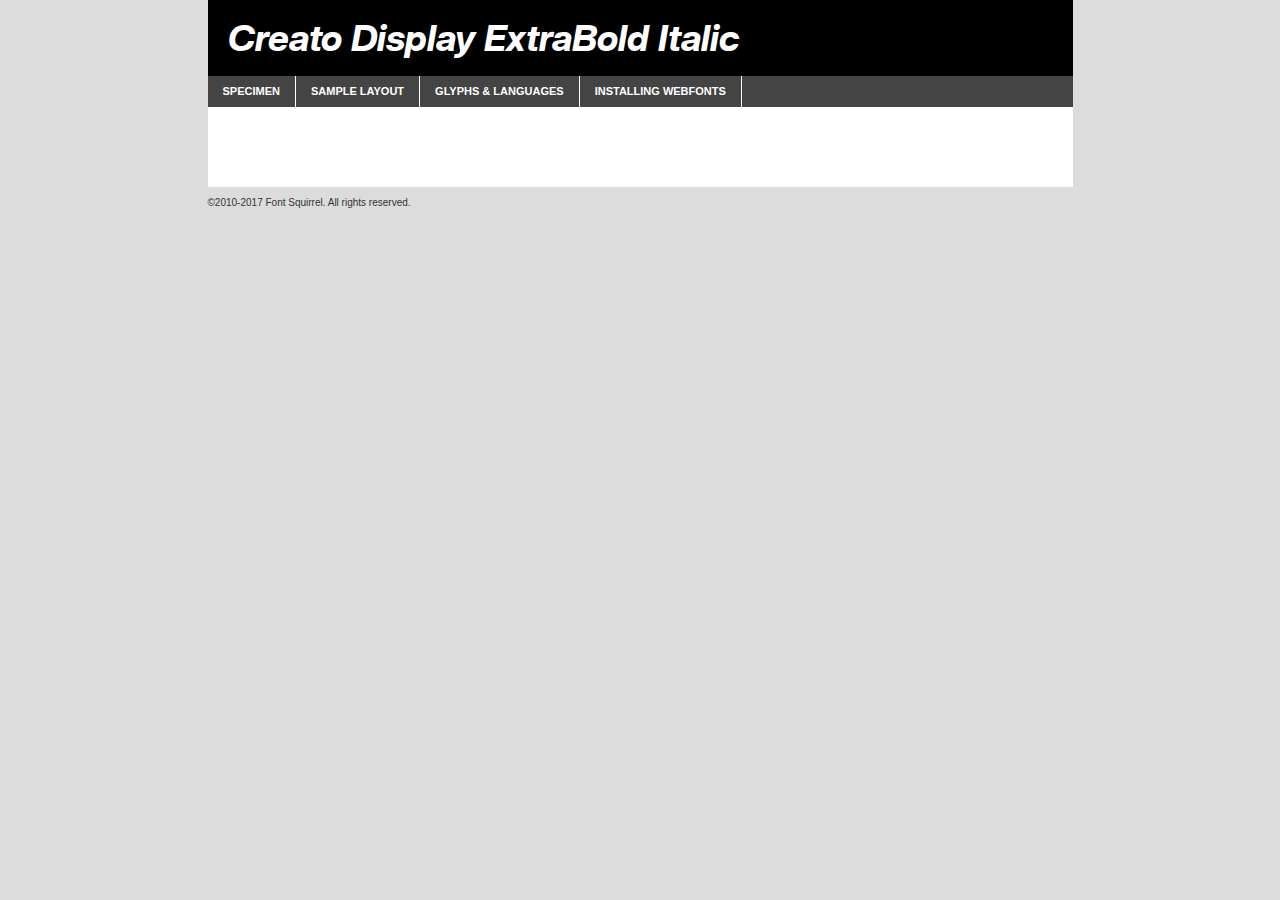
<file: fonts/creatodisplay-extrabolditalic-demo.html>
<!DOCTYPE html PUBLIC "-//W3C//DTD XHTML 1.0 Transitional//EN"
	"http://www.w3.org/TR/xhtml1/DTD/xhtml1-transitional.dtd">

<html xmlns="http://www.w3.org/1999/xhtml" xml:lang="en" lang="en">
<head>
	<meta http-equiv="Content-Type" content="text/html; charset=utf-8" />
	<script src="http://ajax.googleapis.com/ajax/libs/jquery/1.7.2/jquery.min.js" type="text/javascript" charset="utf-8"></script>
	<script type="text/javascript">
	(function($){$.fn.easyTabs=function(option){var param=jQuery.extend({fadeSpeed:"fast",defaultContent:1,activeClass:'active'},option);$(this).each(function(){var thisId="#"+this.id;if(param.defaultContent==''){param.defaultContent=1;}
	if(typeof param.defaultContent=="number")
	{var defaultTab=$(thisId+" .tabs li:eq("+(param.defaultContent-1)+") a").attr('href').substr(1);}else{var defaultTab=param.defaultContent;}
	$(thisId+" .tabs li a").each(function(){var tabToHide=$(this).attr('href').substr(1);$("#"+tabToHide).addClass('easytabs-tab-content');});hideAll();changeContent(defaultTab);function hideAll(){$(thisId+" .easytabs-tab-content").hide();}
	function changeContent(tabId){hideAll();$(thisId+" .tabs li").removeClass(param.activeClass);$(thisId+" .tabs li a[href=#"+tabId+"]").closest('li').addClass(param.activeClass);if(param.fadeSpeed!="none")
	{$(thisId+" #"+tabId).fadeIn(param.fadeSpeed);}else{$(thisId+" #"+tabId).show();}}
	$(thisId+" .tabs li").click(function(){var tabId=$(this).find('a').attr('href').substr(1);changeContent(tabId);return false;});});}})(jQuery);
	</script>
	<link rel="stylesheet" href="specimen_files/specimen_stylesheet.css" type="text/css" charset="utf-8" />
	<link rel="stylesheet" href="stylesheet.css" type="text/css" charset="utf-8" />

	<style type="text/css">
					body{
				font-family: 'creato_displayXBdIt';
							}
		</style>

	<title>Creato Display ExtraBold Italic Specimen</title>
	
	
	<script type="text/javascript" charset="utf-8">
		$(document).ready(function() {
			$('#container').easyTabs({defaultContent:1});
		});
	</script>
</head>

<body>
<div id="container">
	<div id="header">
		Creato Display ExtraBold Italic	</div>
	<ul class="tabs">
		<li><a href="#specimen">Specimen</a></li>
		<li><a href="#layout">Sample Layout</a></li>
				<li><a href="#glyphs">Glyphs &amp; Languages</a></li>
		<li><a href="#installing">Installing Webfonts</a></li>
		
	</ul>
	
	<div id="main_content">

		
			<div id="specimen">
		
				<div class="section">
					<div class="grid12 firstcol">
						<div class="huge">AaBb</div>
					</div>
				</div>
		
				<div class="section">
					<div class="glyph_range">A&#x200B;B&#x200b;C&#x200b;D&#x200b;E&#x200b;F&#x200b;G&#x200b;H&#x200b;I&#x200b;J&#x200b;K&#x200b;L&#x200b;M&#x200b;N&#x200b;O&#x200b;P&#x200b;Q&#x200b;R&#x200b;S&#x200b;T&#x200b;U&#x200b;V&#x200b;W&#x200b;X&#x200b;Y&#x200b;Z&#x200b;a&#x200b;b&#x200b;c&#x200b;d&#x200b;e&#x200b;f&#x200b;g&#x200b;h&#x200b;i&#x200b;j&#x200b;k&#x200b;l&#x200b;m&#x200b;n&#x200b;o&#x200b;p&#x200b;q&#x200b;r&#x200b;s&#x200b;t&#x200b;u&#x200b;v&#x200b;w&#x200b;x&#x200b;y&#x200b;z&#x200b;1&#x200b;2&#x200b;3&#x200b;4&#x200b;5&#x200b;6&#x200b;7&#x200b;8&#x200b;9&#x200b;0&#x200b;&amp;&#x200b;.&#x200b;,&#x200b;?&#x200b;!&#x200b;&#64;&#x200b;(&#x200b;)&#x200b;#&#x200b;$&#x200b;%&#x200b;*&#x200b;+&#x200b;-&#x200b;=&#x200b;:&#x200b;;</div>
				</div>
				<div class="section">
					<div class="grid12 firstcol">
						<table class="sample_table">
							<tr><td>10</td><td class="size10">abcdefghijklmnopqrstuvwxyzABCDEFGHIJKLMNOPQRSTUVWXYZ0123456789abcdefghijklmnopqrstuvwxyzABCDEFGHIJKLMNOPQRSTUVWXYZ0123456789abcdefghijklmnopqrstuvwxyzABCDEFGHIJKLMNOPQRSTUVWXYZ</td></tr>
							<tr><td>11</td><td class="size11">abcdefghijklmnopqrstuvwxyzABCDEFGHIJKLMNOPQRSTUVWXYZ0123456789abcdefghijklmnopqrstuvwxyzABCDEFGHIJKLMNOPQRSTUVWXYZ0123456789abcdefghijklmnopqrstuvwxyzABCDEFGHIJKLMNOPQRSTUVWXYZ</td></tr>
							<tr><td>12</td><td class="size12">abcdefghijklmnopqrstuvwxyzABCDEFGHIJKLMNOPQRSTUVWXYZ0123456789abcdefghijklmnopqrstuvwxyzABCDEFGHIJKLMNOPQRSTUVWXYZ0123456789abcdefghijklmnopqrstuvwxyzABCDEFGHIJKLMNOPQRSTUVWXYZ</td></tr>
							<tr><td>13</td><td class="size13">abcdefghijklmnopqrstuvwxyzABCDEFGHIJKLMNOPQRSTUVWXYZ0123456789abcdefghijklmnopqrstuvwxyzABCDEFGHIJKLMNOPQRSTUVWXYZ0123456789abcdefghijklmnopqrstuvwxyzABCDEFGHIJKLMNOPQRSTUVWXYZ</td></tr>
							<tr><td>14</td><td class="size14">abcdefghijklmnopqrstuvwxyzABCDEFGHIJKLMNOPQRSTUVWXYZ0123456789abcdefghijklmnopqrstuvwxyzABCDEFGHIJKLMNOPQRSTUVWXYZ0123456789abcdefghijklmnopqrstuvwxyzABCDEFGHIJKLMNOPQRSTUVWXYZ</td></tr>
							<tr><td>16</td><td class="size16">abcdefghijklmnopqrstuvwxyzABCDEFGHIJKLMNOPQRSTUVWXYZ0123456789abcdefghijklmnopqrstuvwxyzABCDEFGHIJKLMNOPQRSTUVWXYZ</td></tr>
							<tr><td>18</td><td class="size18">abcdefghijklmnopqrstuvwxyzABCDEFGHIJKLMNOPQRSTUVWXYZ0123456789abcdefghijklmnopqrstuvwxyzABCDEFGHIJKLMNOPQRSTUVWXYZ</td></tr>
							<tr><td>20</td><td class="size20">abcdefghijklmnopqrstuvwxyzABCDEFGHIJKLMNOPQRSTUVWXYZ0123456789abcdefghijklmnopqrstuvwxyzABCDEFGHIJKLMNOPQRSTUVWXYZ</td></tr>
							<tr><td>24</td><td class="size24">abcdefghijklmnopqrstuvwxyzABCDEFGHIJKLMNOPQRSTUVWXYZ0123456789abcdefghijklmnopqrstuvwxyzABCDEFGHIJKLMNOPQRSTUVWXYZ</td></tr>
							<tr><td>30</td><td class="size30">abcdefghijklmnopqrstuvwxyzABCDEFGHIJKLMNOPQRSTUVWXYZ0123456789abcdefghijklmnopqrstuvwxyzABCDEFGHIJKLMNOPQRSTUVWXYZ</td></tr>
							<tr><td>36</td><td class="size36">abcdefghijklmnopqrstuvwxyzABCDEFGHIJKLMNOPQRSTUVWXYZ0123456789abcdefghijklmnopqrstuvwxyzABCDEFGHIJKLMNOPQRSTUVWXYZ</td></tr>
							<tr><td>48</td><td class="size48">abcdefghijklmnopqrstuvwxyzABCDEFGHIJKLMNOPQRSTUVWXYZ0123456789abcdefghijklmnopqrstuvwxyzABCDEFGHIJKLMNOPQRSTUVWXYZ</td></tr>
							<tr><td>60</td><td class="size60">abcdefghijklmnopqrstuvwxyzABCDEFGHIJKLMNOPQRSTUVWXYZ0123456789abcdefghijklmnopqrstuvwxyzABCDEFGHIJKLMNOPQRSTUVWXYZ</td></tr>
							<tr><td>72</td><td class="size72">abcdefghijklmnopqrstuvwxyzABCDEFGHIJKLMNOPQRSTUVWXYZ0123456789abcdefghijklmnopqrstuvwxyzABCDEFGHIJKLMNOPQRSTUVWXYZ</td></tr>
							<tr><td>90</td><td class="size90">abcdefghijklmnopqrstuvwxyzABCDEFGHIJKLMNOPQRSTUVWXYZ0123456789abcdefghijklmnopqrstuvwxyzABCDEFGHIJKLMNOPQRSTUVWXYZ</td></tr>
						</table>
				
					</div>
			
				</div>
		
		
		
								<div class="section" id="bodycomparison">


										<div id="xheight">
				<div class="fontbody">&#x25FC;&#x25FC;&#x25FC;&#x25FC;&#x25FC;&#x25FC;&#x25FC;&#x25FC;&#x25FC;&#x25FC;&#x25FC;&#x25FC;&#x25FC;&#x25FC;&#x25FC;&#x25FC;&#x25FC;&#x25FC;&#x25FC;&#x25FC;&#x25FC;&#x25FC;&#x25FC;&#x25FC;&#x25FC;&#x25FC;&#x25FC;&#x25FC;&#x25FC;&#x25FC;&#x25FC;&#x25FC;&#x25FC;&#x25FC;&#x25FC;&#x25FC;&#x25FC;&#x25FC;&#x25FC;&#x25FC;&#x25FC;&#x25FC;&#x25FC;&#x25FC;&#x25FC;&#x25FC;&#x25FC;&#x25FC;&#x25FC;&#x25FC;&#x25FC;&#x25FC;&#x25FC;&#x25FC;&#x25FC;&#x25FC;&#x25FC;&#x25FC;&#x25FC;&#x25FC;&#x25FC;&#x25FC;&#x25FC;&#x25FC;&#x25FC;&#x25FC;&#x25FC;&#x25FC;&#x25FC;&#x25FC;&#x25FC;&#x25FC;&#x25FC;&#x25FC;&#x25FC;&#x25FC;&#x25FC;&#x25FC;&#x25FC;&#x25FC;&#x25FC;&#x25FC;&#x25FC;&#x25FC;&#x25FC;&#x25FC;&#x25FC;&#x25FC;&#x25FC;&#x25FC;&#x25FC;&#x25FC;&#x25FC;&#x25FC;&#x25FC;&#x25FC;&#x25FC;&#x25FC;&#x25FC;body</div><div class="arialbody">body</div><div class="verdanabody">body</div><div class="georgiabody">body</div></div>
										<div class="fontbody" style="z-index:1">
											body<span>Creato Display ExtraBold Italic</span>
										</div>
										<div class="arialbody" style="z-index:1">
											body<span>Arial</span>
										</div>
										<div class="verdanabody" style="z-index:1">
											body<span>Verdana</span>
										</div>
										<div class="georgiabody" style="z-index:1">
											body<span>Georgia</span>
										</div>



								</div>
		
		
				<div class="section psample psample_row1" id="">
					
					<div class="grid2 firstcol">
						<p class="size10"><span>10.</span>Aenean lacinia bibendum nulla sed consectetur. Fusce dapibus, tellus ac cursus commodo, tortor mauris condimentum nibh, ut fermentum massa justo sit amet risus. Nullam id dolor id nibh ultricies vehicula ut id elit. Cum sociis natoque penatibus et magnis dis parturient montes, nascetur ridiculus mus. Nulla vitae elit libero, a pharetra augue.</p>
			
					</div>
					<div class="grid3">
						<p class="size11"><span>11.</span>Aenean lacinia bibendum nulla sed consectetur. Fusce dapibus, tellus ac cursus commodo, tortor mauris condimentum nibh, ut fermentum massa justo sit amet risus. Nullam id dolor id nibh ultricies vehicula ut id elit. Cum sociis natoque penatibus et magnis dis parturient montes, nascetur ridiculus mus. Nulla vitae elit libero, a pharetra augue.</p>
			
					</div>
					<div class="grid3">
						<p class="size12"><span>12.</span>Aenean lacinia bibendum nulla sed consectetur. Fusce dapibus, tellus ac cursus commodo, tortor mauris condimentum nibh, ut fermentum massa justo sit amet risus. Nullam id dolor id nibh ultricies vehicula ut id elit. Cum sociis natoque penatibus et magnis dis parturient montes, nascetur ridiculus mus. Nulla vitae elit libero, a pharetra augue.</p>
			
					</div>
					<div class="grid4">
						<p class="size13"><span>13.</span>Aenean lacinia bibendum nulla sed consectetur. Fusce dapibus, tellus ac cursus commodo, tortor mauris condimentum nibh, ut fermentum massa justo sit amet risus. Nullam id dolor id nibh ultricies vehicula ut id elit. Cum sociis natoque penatibus et magnis dis parturient montes, nascetur ridiculus mus. Nulla vitae elit libero, a pharetra augue.</p>
			
					</div>
					<div class="white_blend"></div>
					
				</div>
				<div class="section psample psample_row2" id="">
					<div class="grid3 firstcol">
						<p class="size14"><span>14.</span>Aenean lacinia bibendum nulla sed consectetur. Fusce dapibus, tellus ac cursus commodo, tortor mauris condimentum nibh, ut fermentum massa justo sit amet risus. Nullam id dolor id nibh ultricies vehicula ut id elit. Cum sociis natoque penatibus et magnis dis parturient montes, nascetur ridiculus mus. Nulla vitae elit libero, a pharetra augue.</p>
			
					</div>
					<div class="grid4">
						<p class="size16"><span>16.</span>Aenean lacinia bibendum nulla sed consectetur. Fusce dapibus, tellus ac cursus commodo, tortor mauris condimentum nibh, ut fermentum massa justo sit amet risus. Nullam id dolor id nibh ultricies vehicula ut id elit. Cum sociis natoque penatibus et magnis dis parturient montes, nascetur ridiculus mus. Nulla vitae elit libero, a pharetra augue.</p>
			
					</div>
					<div class="grid5">
						<p class="size18"><span>18.</span>Aenean lacinia bibendum nulla sed consectetur. Fusce dapibus, tellus ac cursus commodo, tortor mauris condimentum nibh, ut fermentum massa justo sit amet risus. Nullam id dolor id nibh ultricies vehicula ut id elit. Cum sociis natoque penatibus et magnis dis parturient montes, nascetur ridiculus mus. Nulla vitae elit libero, a pharetra augue.</p>
			
					</div>

					<div class="white_blend"></div>

				</div>
				
				<div class="section psample psample_row3" id="">
					<div class="grid5 firstcol">
						<p class="size20"><span>20.</span>Aenean lacinia bibendum nulla sed consectetur. Fusce dapibus, tellus ac cursus commodo, tortor mauris condimentum nibh, ut fermentum massa justo sit amet risus. Nullam id dolor id nibh ultricies vehicula ut id elit. Cum sociis natoque penatibus et magnis dis parturient montes, nascetur ridiculus mus. Nulla vitae elit libero, a pharetra augue.</p>
					</div>
					<div class="grid7">
						<p class="size24"><span>24.</span>Aenean lacinia bibendum nulla sed consectetur. Fusce dapibus, tellus ac cursus commodo, tortor mauris condimentum nibh, ut fermentum massa justo sit amet risus. Nullam id dolor id nibh ultricies vehicula ut id elit. Cum sociis natoque penatibus et magnis dis parturient montes, nascetur ridiculus mus. Nulla vitae elit libero, a pharetra augue.</p>
					</div>
					
					<div class="white_blend"></div>
					
				</div>
				
				<div class="section psample psample_row4" id="">
					<div class="grid12 firstcol">
						<p class="size30"><span>30.</span>Aenean lacinia bibendum nulla sed consectetur. Fusce dapibus, tellus ac cursus commodo, tortor mauris condimentum nibh, ut fermentum massa justo sit amet risus. Nullam id dolor id nibh ultricies vehicula ut id elit. Cum sociis natoque penatibus et magnis dis parturient montes, nascetur ridiculus mus. Nulla vitae elit libero, a pharetra augue.</p>
					</div>
					<div class="white_blend"></div>
					
				</div>
				
				
				
				<div class="section psample psample_row1 fullreverse">
					<div class="grid2 firstcol">
						<p class="size10"><span>10.</span>Aenean lacinia bibendum nulla sed consectetur. Fusce dapibus, tellus ac cursus commodo, tortor mauris condimentum nibh, ut fermentum massa justo sit amet risus. Nullam id dolor id nibh ultricies vehicula ut id elit. Cum sociis natoque penatibus et magnis dis parturient montes, nascetur ridiculus mus. Nulla vitae elit libero, a pharetra augue.</p>
			
					</div>
					<div class="grid3">
						<p class="size11"><span>11.</span>Aenean lacinia bibendum nulla sed consectetur. Fusce dapibus, tellus ac cursus commodo, tortor mauris condimentum nibh, ut fermentum massa justo sit amet risus. Nullam id dolor id nibh ultricies vehicula ut id elit. Cum sociis natoque penatibus et magnis dis parturient montes, nascetur ridiculus mus. Nulla vitae elit libero, a pharetra augue.</p>
			
					</div>
					<div class="grid3">
						<p class="size12"><span>12.</span>Aenean lacinia bibendum nulla sed consectetur. Fusce dapibus, tellus ac cursus commodo, tortor mauris condimentum nibh, ut fermentum massa justo sit amet risus. Nullam id dolor id nibh ultricies vehicula ut id elit. Cum sociis natoque penatibus et magnis dis parturient montes, nascetur ridiculus mus. Nulla vitae elit libero, a pharetra augue.</p>
			
					</div>
					<div class="grid4">
						<p class="size13"><span>13.</span>Aenean lacinia bibendum nulla sed consectetur. Fusce dapibus, tellus ac cursus commodo, tortor mauris condimentum nibh, ut fermentum massa justo sit amet risus. Nullam id dolor id nibh ultricies vehicula ut id elit. Cum sociis natoque penatibus et magnis dis parturient montes, nascetur ridiculus mus. Nulla vitae elit libero, a pharetra augue.</p>
			
					</div>
					<div class="black_blend"></div>
					
				</div>
				
				<div class="section psample psample_row2 fullreverse">
					<div class="grid3 firstcol">
						<p class="size14"><span>14.</span>Aenean lacinia bibendum nulla sed consectetur. Fusce dapibus, tellus ac cursus commodo, tortor mauris condimentum nibh, ut fermentum massa justo sit amet risus. Nullam id dolor id nibh ultricies vehicula ut id elit. Cum sociis natoque penatibus et magnis dis parturient montes, nascetur ridiculus mus. Nulla vitae elit libero, a pharetra augue.</p>
			
					</div>
					<div class="grid4">
						<p class="size16"><span>16.</span>Aenean lacinia bibendum nulla sed consectetur. Fusce dapibus, tellus ac cursus commodo, tortor mauris condimentum nibh, ut fermentum massa justo sit amet risus. Nullam id dolor id nibh ultricies vehicula ut id elit. Cum sociis natoque penatibus et magnis dis parturient montes, nascetur ridiculus mus. Nulla vitae elit libero, a pharetra augue.</p>
			
					</div>
					<div class="grid5">
						<p class="size18"><span>18.</span>Aenean lacinia bibendum nulla sed consectetur. Fusce dapibus, tellus ac cursus commodo, tortor mauris condimentum nibh, ut fermentum massa justo sit amet risus. Nullam id dolor id nibh ultricies vehicula ut id elit. Cum sociis natoque penatibus et magnis dis parturient montes, nascetur ridiculus mus. Nulla vitae elit libero, a pharetra augue.</p>
			
					</div>
					<div class="black_blend"></div>

				</div>
				
				<div class="section psample fullreverse psample_row3" id="">
					<div class="grid5 firstcol">
						<p class="size20"><span>20.</span>Aenean lacinia bibendum nulla sed consectetur. Fusce dapibus, tellus ac cursus commodo, tortor mauris condimentum nibh, ut fermentum massa justo sit amet risus. Nullam id dolor id nibh ultricies vehicula ut id elit. Cum sociis natoque penatibus et magnis dis parturient montes, nascetur ridiculus mus. Nulla vitae elit libero, a pharetra augue.</p>
					</div>
					<div class="grid7">
						<p class="size24"><span>24.</span>Aenean lacinia bibendum nulla sed consectetur. Fusce dapibus, tellus ac cursus commodo, tortor mauris condimentum nibh, ut fermentum massa justo sit amet risus. Nullam id dolor id nibh ultricies vehicula ut id elit. Cum sociis natoque penatibus et magnis dis parturient montes, nascetur ridiculus mus. Nulla vitae elit libero, a pharetra augue.</p>
					</div>
					
					<div class="black_blend"></div>
					
				</div>
				
				<div class="section psample fullreverse psample_row4" id="" style="border-bottom: 20px #000 solid;">
					<div class="grid12 firstcol">
						<p class="size30"><span>30.</span>Aenean lacinia bibendum nulla sed consectetur. Fusce dapibus, tellus ac cursus commodo, tortor mauris condimentum nibh, ut fermentum massa justo sit amet risus. Nullam id dolor id nibh ultricies vehicula ut id elit. Cum sociis natoque penatibus et magnis dis parturient montes, nascetur ridiculus mus. Nulla vitae elit libero, a pharetra augue.</p>
					</div>
					<div class="black_blend"></div>
					
				</div>
				
				
				
				
			</div>
			
			<div id="layout">
				
				<div class="section">
					
					<div class="grid12 firstcol">
						<h1>Lorem Ipsum Dolor</h1>
						<h2>Etiam porta sem malesuada magna mollis euismod</h2>
						
						<p class="byline">By <a href="#link">Aenean Lacinia</a></p>
					</div>
				</div>
				<div class="section">
					<div class="grid8 firstcol">
						<p class="large">Donec sed odio dui. Morbi leo risus, porta ac consectetur ac, vestibulum at eros. Fusce dapibus, tellus ac cursus commodo, tortor mauris condimentum nibh, ut fermentum massa justo sit amet risus. </p>

						
						<h3>Pellentesque ornare sem</h3>

						<p>Maecenas sed diam eget risus varius blandit sit amet non magna. Maecenas faucibus mollis interdum. Donec ullamcorper nulla non metus auctor fringilla. Nullam id dolor id nibh ultricies vehicula ut id elit. Nullam id dolor id nibh ultricies vehicula ut id elit. </p>

						<p>Aenean eu leo quam. Pellentesque ornare sem lacinia quam venenatis vestibulum. Lorem ipsum dolor sit amet, consectetur adipiscing elit. Cum sociis natoque penatibus et magnis dis parturient montes, nascetur ridiculus mus. </p>

						<p>Nulla vitae elit libero, a pharetra augue. Praesent commodo cursus magna, vel scelerisque nisl consectetur et. Aenean lacinia bibendum nulla sed consectetur. </p>

						<p>Nullam quis risus eget urna mollis ornare vel eu leo. Nullam quis risus eget urna mollis ornare vel eu leo. Maecenas sed diam eget risus varius blandit sit amet non magna. Donec ullamcorper nulla non metus auctor fringilla. </p>

						<h3>Cras mattis consectetur</h3>

						<p>Aenean eu leo quam. Pellentesque ornare sem lacinia quam venenatis vestibulum. Aenean lacinia bibendum nulla sed consectetur. Integer posuere erat a ante venenatis dapibus posuere velit aliquet. Cras mattis consectetur purus sit amet fermentum. </p>

						<p>Nullam id dolor id nibh ultricies vehicula ut id elit. Nullam quis risus eget urna mollis ornare vel eu leo. Cras mattis consectetur purus sit amet fermentum.</p>
					</div>
					
					<div class="grid4 sidebar">
						
						<div class="box reverse">
							<p class="last">Nullam quis risus eget urna mollis ornare vel eu leo. Donec ullamcorper nulla non metus auctor fringilla. Cras mattis consectetur purus sit amet fermentum. Sed posuere consectetur est at lobortis. Lorem ipsum dolor sit amet, consectetur adipiscing elit. </p>
						</div>
						
						<p class="caption">Maecenas sed diam eget risus varius.</p>

						<p>Vestibulum id ligula porta felis euismod semper. Integer posuere erat a ante venenatis dapibus posuere velit aliquet. Vestibulum id ligula porta felis euismod semper. Sed posuere consectetur est at lobortis. Maecenas sed diam eget risus varius blandit sit amet non magna. Fusce dapibus, tellus ac cursus commodo, tortor mauris condimentum nibh, ut fermentum massa justo sit amet risus. </p>

					

						<p>Duis mollis, est non commodo luctus, nisi erat porttitor ligula, eget lacinia odio sem nec elit. Aenean lacinia bibendum nulla sed consectetur. Vivamus sagittis lacus vel augue laoreet rutrum faucibus dolor auctor. Aenean lacinia bibendum nulla sed consectetur. Nullam quis risus eget urna mollis ornare vel eu leo. </p>

						<p>Praesent commodo cursus magna, vel scelerisque nisl consectetur et. Donec ullamcorper nulla non metus auctor fringilla. Maecenas faucibus mollis interdum. Fusce dapibus, tellus ac cursus commodo, tortor mauris condimentum nibh, ut fermentum massa justo sit amet risus. </p>

					</div>
				</div>
				
			</div>


			



		<div id="glyphs">
			<div class="section">
				<div class="grid12 firstcol">
			
				<h1>Language Support</h1>
				<p>The subset of Creato Display ExtraBold Italic in this kit supports the following languages:<br />
			
					Albanian, Basque, Breton, Chamorro, Danish, Dutch, English, Faroese, Finnish, French, Frisian, Galician, German, Icelandic, Italian, Malagasy, Norwegian, Portuguese, Spanish, Alsatian, Aragonese, Arapaho, Arrernte, Asturian, Aymara, Bislama, Cebuano, Corsican, Fijian, French_creole, Genoese, Gilbertese, Greenlandic, Haitian_creole, Hiligaynon, Hmong, Hopi, Ibanag, Iloko_ilokano, Indonesian, Interglossa_glosa, Interlingua, Irish_gaelic, Jerriais, Lojban, Lombard, Luxembourgeois, Manx, Mohawk, Norfolk_pitcairnese, Occitan, Oromo, Pangasinan, Papiamento, Piedmontese, Potawatomi, Rhaeto-romance, Romansh, Rotokas, Sami_lule, Samoan, Sardinian, Scots_gaelic, Seychelles_creole, Shona, Sicilian, Somali, Southern_ndebele, Swahili, Swati_swazi, Tagalog_filipino_pilipino, Tetum, Tok_pisin, Uyghur_latinized, Volapuk, Walloon, Warlpiri, Xhosa, Yapese, Zulu, Latinbasic, Ubasic, Demo				</p>
				<h1>Glyph Chart</h1>
				<p>The subset of Creato Display ExtraBold Italic in this kit includes all the glyphs listed below. Unicode entities are included above each glyph to help you insert individual characters into your layout.</p>
				<div id="glyph_chart">
			
																														 <div><p>&amp;#13;</p>&#13;</div>
																				 <div><p>&amp;#32;</p>&#32;</div>
																				 <div><p>&amp;#33;</p>&#33;</div>
																				 <div><p>&amp;#34;</p>&#34;</div>
																				 <div><p>&amp;#35;</p>&#35;</div>
																				 <div><p>&amp;#36;</p>&#36;</div>
																				 <div><p>&amp;#37;</p>&#37;</div>
																				 <div><p>&amp;#38;</p>&#38;</div>
																				 <div><p>&amp;#39;</p>&#39;</div>
																				 <div><p>&amp;#40;</p>&#40;</div>
																				 <div><p>&amp;#41;</p>&#41;</div>
																				 <div><p>&amp;#42;</p>&#42;</div>
																				 <div><p>&amp;#43;</p>&#43;</div>
																				 <div><p>&amp;#44;</p>&#44;</div>
																				 <div><p>&amp;#45;</p>&#45;</div>
																				 <div><p>&amp;#46;</p>&#46;</div>
																				 <div><p>&amp;#47;</p>&#47;</div>
																				 <div><p>&amp;#48;</p>&#48;</div>
																				 <div><p>&amp;#49;</p>&#49;</div>
																				 <div><p>&amp;#50;</p>&#50;</div>
																				 <div><p>&amp;#51;</p>&#51;</div>
																				 <div><p>&amp;#52;</p>&#52;</div>
																				 <div><p>&amp;#53;</p>&#53;</div>
																				 <div><p>&amp;#54;</p>&#54;</div>
																				 <div><p>&amp;#55;</p>&#55;</div>
																				 <div><p>&amp;#56;</p>&#56;</div>
																				 <div><p>&amp;#57;</p>&#57;</div>
																				 <div><p>&amp;#58;</p>&#58;</div>
																				 <div><p>&amp;#59;</p>&#59;</div>
																				 <div><p>&amp;#60;</p>&#60;</div>
																				 <div><p>&amp;#61;</p>&#61;</div>
																				 <div><p>&amp;#62;</p>&#62;</div>
																				 <div><p>&amp;#63;</p>&#63;</div>
																				 <div><p>&amp;#64;</p>&#64;</div>
																				 <div><p>&amp;#65;</p>&#65;</div>
																				 <div><p>&amp;#66;</p>&#66;</div>
																				 <div><p>&amp;#67;</p>&#67;</div>
																				 <div><p>&amp;#68;</p>&#68;</div>
																				 <div><p>&amp;#69;</p>&#69;</div>
																				 <div><p>&amp;#70;</p>&#70;</div>
																				 <div><p>&amp;#71;</p>&#71;</div>
																				 <div><p>&amp;#72;</p>&#72;</div>
																				 <div><p>&amp;#73;</p>&#73;</div>
																				 <div><p>&amp;#74;</p>&#74;</div>
																				 <div><p>&amp;#75;</p>&#75;</div>
																				 <div><p>&amp;#76;</p>&#76;</div>
																				 <div><p>&amp;#77;</p>&#77;</div>
																				 <div><p>&amp;#78;</p>&#78;</div>
																				 <div><p>&amp;#79;</p>&#79;</div>
																				 <div><p>&amp;#80;</p>&#80;</div>
																				 <div><p>&amp;#81;</p>&#81;</div>
																				 <div><p>&amp;#82;</p>&#82;</div>
																				 <div><p>&amp;#83;</p>&#83;</div>
																				 <div><p>&amp;#84;</p>&#84;</div>
																				 <div><p>&amp;#85;</p>&#85;</div>
																				 <div><p>&amp;#86;</p>&#86;</div>
																				 <div><p>&amp;#87;</p>&#87;</div>
																				 <div><p>&amp;#88;</p>&#88;</div>
																				 <div><p>&amp;#89;</p>&#89;</div>
																				 <div><p>&amp;#90;</p>&#90;</div>
																				 <div><p>&amp;#91;</p>&#91;</div>
																				 <div><p>&amp;#92;</p>&#92;</div>
																				 <div><p>&amp;#93;</p>&#93;</div>
																				 <div><p>&amp;#94;</p>&#94;</div>
																				 <div><p>&amp;#95;</p>&#95;</div>
																				 <div><p>&amp;#96;</p>&#96;</div>
																				 <div><p>&amp;#97;</p>&#97;</div>
																				 <div><p>&amp;#98;</p>&#98;</div>
																				 <div><p>&amp;#99;</p>&#99;</div>
																				 <div><p>&amp;#100;</p>&#100;</div>
																				 <div><p>&amp;#101;</p>&#101;</div>
																				 <div><p>&amp;#102;</p>&#102;</div>
																				 <div><p>&amp;#103;</p>&#103;</div>
																				 <div><p>&amp;#104;</p>&#104;</div>
																				 <div><p>&amp;#105;</p>&#105;</div>
																				 <div><p>&amp;#106;</p>&#106;</div>
																				 <div><p>&amp;#107;</p>&#107;</div>
																				 <div><p>&amp;#108;</p>&#108;</div>
																				 <div><p>&amp;#109;</p>&#109;</div>
																				 <div><p>&amp;#110;</p>&#110;</div>
																				 <div><p>&amp;#111;</p>&#111;</div>
																				 <div><p>&amp;#112;</p>&#112;</div>
																				 <div><p>&amp;#113;</p>&#113;</div>
																				 <div><p>&amp;#114;</p>&#114;</div>
																				 <div><p>&amp;#115;</p>&#115;</div>
																				 <div><p>&amp;#116;</p>&#116;</div>
																				 <div><p>&amp;#117;</p>&#117;</div>
																				 <div><p>&amp;#118;</p>&#118;</div>
																				 <div><p>&amp;#119;</p>&#119;</div>
																				 <div><p>&amp;#120;</p>&#120;</div>
																				 <div><p>&amp;#121;</p>&#121;</div>
																				 <div><p>&amp;#122;</p>&#122;</div>
																				 <div><p>&amp;#123;</p>&#123;</div>
																				 <div><p>&amp;#124;</p>&#124;</div>
																				 <div><p>&amp;#125;</p>&#125;</div>
																				 <div><p>&amp;#126;</p>&#126;</div>
																				 <div><p>&amp;#160;</p>&#160;</div>
																				 <div><p>&amp;#161;</p>&#161;</div>
																				 <div><p>&amp;#162;</p>&#162;</div>
																				 <div><p>&amp;#163;</p>&#163;</div>
																				 <div><p>&amp;#164;</p>&#164;</div>
																				 <div><p>&amp;#165;</p>&#165;</div>
																				 <div><p>&amp;#166;</p>&#166;</div>
																				 <div><p>&amp;#167;</p>&#167;</div>
																				 <div><p>&amp;#168;</p>&#168;</div>
																				 <div><p>&amp;#169;</p>&#169;</div>
																				 <div><p>&amp;#170;</p>&#170;</div>
																				 <div><p>&amp;#171;</p>&#171;</div>
																				 <div><p>&amp;#172;</p>&#172;</div>
																				 <div><p>&amp;#173;</p>&#173;</div>
																				 <div><p>&amp;#174;</p>&#174;</div>
																				 <div><p>&amp;#175;</p>&#175;</div>
																				 <div><p>&amp;#176;</p>&#176;</div>
																				 <div><p>&amp;#177;</p>&#177;</div>
																				 <div><p>&amp;#178;</p>&#178;</div>
																				 <div><p>&amp;#179;</p>&#179;</div>
																				 <div><p>&amp;#180;</p>&#180;</div>
																				 <div><p>&amp;#181;</p>&#181;</div>
																				 <div><p>&amp;#182;</p>&#182;</div>
																				 <div><p>&amp;#183;</p>&#183;</div>
																				 <div><p>&amp;#184;</p>&#184;</div>
																				 <div><p>&amp;#185;</p>&#185;</div>
																				 <div><p>&amp;#186;</p>&#186;</div>
																				 <div><p>&amp;#187;</p>&#187;</div>
																				 <div><p>&amp;#188;</p>&#188;</div>
																				 <div><p>&amp;#189;</p>&#189;</div>
																				 <div><p>&amp;#190;</p>&#190;</div>
																				 <div><p>&amp;#191;</p>&#191;</div>
																				 <div><p>&amp;#192;</p>&#192;</div>
																				 <div><p>&amp;#193;</p>&#193;</div>
																				 <div><p>&amp;#194;</p>&#194;</div>
																				 <div><p>&amp;#195;</p>&#195;</div>
																				 <div><p>&amp;#196;</p>&#196;</div>
																				 <div><p>&amp;#197;</p>&#197;</div>
																				 <div><p>&amp;#198;</p>&#198;</div>
																				 <div><p>&amp;#199;</p>&#199;</div>
																				 <div><p>&amp;#200;</p>&#200;</div>
																				 <div><p>&amp;#201;</p>&#201;</div>
																				 <div><p>&amp;#202;</p>&#202;</div>
																				 <div><p>&amp;#203;</p>&#203;</div>
																				 <div><p>&amp;#204;</p>&#204;</div>
																				 <div><p>&amp;#205;</p>&#205;</div>
																				 <div><p>&amp;#206;</p>&#206;</div>
																				 <div><p>&amp;#207;</p>&#207;</div>
																				 <div><p>&amp;#208;</p>&#208;</div>
																				 <div><p>&amp;#209;</p>&#209;</div>
																				 <div><p>&amp;#210;</p>&#210;</div>
																				 <div><p>&amp;#211;</p>&#211;</div>
																				 <div><p>&amp;#212;</p>&#212;</div>
																				 <div><p>&amp;#213;</p>&#213;</div>
																				 <div><p>&amp;#214;</p>&#214;</div>
																				 <div><p>&amp;#215;</p>&#215;</div>
																				 <div><p>&amp;#216;</p>&#216;</div>
																				 <div><p>&amp;#217;</p>&#217;</div>
																				 <div><p>&amp;#218;</p>&#218;</div>
																				 <div><p>&amp;#219;</p>&#219;</div>
																				 <div><p>&amp;#220;</p>&#220;</div>
																				 <div><p>&amp;#221;</p>&#221;</div>
																				 <div><p>&amp;#222;</p>&#222;</div>
																				 <div><p>&amp;#223;</p>&#223;</div>
																				 <div><p>&amp;#224;</p>&#224;</div>
																				 <div><p>&amp;#225;</p>&#225;</div>
																				 <div><p>&amp;#226;</p>&#226;</div>
																				 <div><p>&amp;#227;</p>&#227;</div>
																				 <div><p>&amp;#228;</p>&#228;</div>
																				 <div><p>&amp;#229;</p>&#229;</div>
																				 <div><p>&amp;#230;</p>&#230;</div>
																				 <div><p>&amp;#231;</p>&#231;</div>
																				 <div><p>&amp;#232;</p>&#232;</div>
																				 <div><p>&amp;#233;</p>&#233;</div>
																				 <div><p>&amp;#234;</p>&#234;</div>
																				 <div><p>&amp;#235;</p>&#235;</div>
																				 <div><p>&amp;#236;</p>&#236;</div>
																				 <div><p>&amp;#237;</p>&#237;</div>
																				 <div><p>&amp;#238;</p>&#238;</div>
																				 <div><p>&amp;#239;</p>&#239;</div>
																				 <div><p>&amp;#240;</p>&#240;</div>
																				 <div><p>&amp;#241;</p>&#241;</div>
																				 <div><p>&amp;#242;</p>&#242;</div>
																				 <div><p>&amp;#243;</p>&#243;</div>
																				 <div><p>&amp;#244;</p>&#244;</div>
																				 <div><p>&amp;#245;</p>&#245;</div>
																				 <div><p>&amp;#246;</p>&#246;</div>
																				 <div><p>&amp;#247;</p>&#247;</div>
																				 <div><p>&amp;#248;</p>&#248;</div>
																				 <div><p>&amp;#249;</p>&#249;</div>
																				 <div><p>&amp;#250;</p>&#250;</div>
																				 <div><p>&amp;#251;</p>&#251;</div>
																				 <div><p>&amp;#252;</p>&#252;</div>
																				 <div><p>&amp;#253;</p>&#253;</div>
																				 <div><p>&amp;#254;</p>&#254;</div>
																				 <div><p>&amp;#255;</p>&#255;</div>
																				 <div><p>&amp;#338;</p>&#338;</div>
																				 <div><p>&amp;#339;</p>&#339;</div>
																				 <div><p>&amp;#376;</p>&#376;</div>
																				 <div><p>&amp;#710;</p>&#710;</div>
																				 <div><p>&amp;#732;</p>&#732;</div>
																				 <div><p>&amp;#8192;</p>&#8192;</div>
																				 <div><p>&amp;#8193;</p>&#8193;</div>
																				 <div><p>&amp;#8194;</p>&#8194;</div>
																				 <div><p>&amp;#8195;</p>&#8195;</div>
																				 <div><p>&amp;#8196;</p>&#8196;</div>
																				 <div><p>&amp;#8197;</p>&#8197;</div>
																				 <div><p>&amp;#8198;</p>&#8198;</div>
																				 <div><p>&amp;#8199;</p>&#8199;</div>
																				 <div><p>&amp;#8200;</p>&#8200;</div>
																				 <div><p>&amp;#8201;</p>&#8201;</div>
																				 <div><p>&amp;#8202;</p>&#8202;</div>
																				 <div><p>&amp;#8208;</p>&#8208;</div>
																				 <div><p>&amp;#8209;</p>&#8209;</div>
																				 <div><p>&amp;#8210;</p>&#8210;</div>
																				 <div><p>&amp;#8211;</p>&#8211;</div>
																				 <div><p>&amp;#8212;</p>&#8212;</div>
																				 <div><p>&amp;#8216;</p>&#8216;</div>
																				 <div><p>&amp;#8217;</p>&#8217;</div>
																				 <div><p>&amp;#8218;</p>&#8218;</div>
																				 <div><p>&amp;#8220;</p>&#8220;</div>
																				 <div><p>&amp;#8221;</p>&#8221;</div>
																				 <div><p>&amp;#8222;</p>&#8222;</div>
																				 <div><p>&amp;#8226;</p>&#8226;</div>
																				 <div><p>&amp;#8230;</p>&#8230;</div>
																				 <div><p>&amp;#8239;</p>&#8239;</div>
																				 <div><p>&amp;#8249;</p>&#8249;</div>
																				 <div><p>&amp;#8250;</p>&#8250;</div>
																				 <div><p>&amp;#8287;</p>&#8287;</div>
																				 <div><p>&amp;#8364;</p>&#8364;</div>
																				 <div><p>&amp;#8482;</p>&#8482;</div>
																				 <div><p>&amp;#9724;</p>&#9724;</div>
																																																</div>	
				</div>
		
		
			</div>
		</div>
		
		
		<div id="specs">
			
		</div>
	
		<div id="installing">
			<div class="section">
				<div class="grid7 firstcol">
					<h1>Installing Webfonts</h1>
					
					<p>Webfonts are supported by all major browser platforms but not all in the same way. There are currently four different font formats that must be included in order to target all browsers. This includes TTF, WOFF, EOT and SVG.</p>
					
					<h2>1. Upload your webfonts</h2>
					<p>You must upload your webfont kit to your website. They should be in or near the same directory as your CSS files.</p>
					
					<h2>2. Include the webfont stylesheet</h2>
					<p>A special CSS @font-face declaration helps the various browsers select the appropriate font it needs without causing you a bunch of headaches. Learn more about this syntax by reading the <a href="https://www.fontspring.com/blog/further-hardening-of-the-bulletproof-syntax">Fontspring blog post</a> about it. The code for it is as follows:</p>


<code>
@font-face{ 
	font-family: 'MyWebFont';
	src: url('WebFont.eot');
	src: url('WebFont.eot?#iefix') format('embedded-opentype'),
	     url('WebFont.woff') format('woff'),
	     url('WebFont.ttf') format('truetype'),
	     url('WebFont.svg#webfont') format('svg');
}
</code>

	<p>We've already gone ahead and generated the code for you. All you have to do is link to the stylesheet in your HTML, like this:</p>
	<code>&lt;link rel=&quot;stylesheet&quot; href=&quot;stylesheet.css&quot; type=&quot;text/css&quot; charset=&quot;utf-8&quot; /&gt;</code>

					<h2>3. Modify your own stylesheet</h2>
					<p>To take advantage of your new fonts, you must tell your stylesheet to use them. Look at the original @font-face declaration above and find the property called "font-family." The name linked there will be what you use to reference the font. Prepend that webfont name to the font stack in the "font-family" property, inside the selector you want to change. For example:</p>
<code>p { font-family: 'WebFont', Arial, sans-serif; }</code>

<h2>4. Test</h2>
<p>Getting webfonts to work cross-browser <em>can</em> be tricky. Use the information in the sidebar to help you if you find that fonts aren't loading in a particular browser.</p>
				</div>
				
				<div class="grid5 sidebar">
					<div class="box">
						<h2>Troubleshooting<br />Font-Face Problems</h2>
						<p>Having trouble getting your webfonts to load in your new website? Here are some tips to sort out what might be the problem.</p>

						<h3>Fonts not showing in any browser</h3>

						<p>This sounds like you need to work on the plumbing. You either did not upload the fonts to the correct directory, or you did not link the fonts properly in the CSS. If you've confirmed that all this is correct and you still have a problem, take a look at your .htaccess file and see if requests are getting intercepted.</p>

						<h3>Fonts not loading in iPhone or iPad</h3>

						<p>The most common problem here is that you are serving the fonts from an IIS server. IIS refuses to serve files that have unknown MIME types. If that is the case, you must set the MIME type for SVG to "image/svg+xml" in the server settings. Follow these instructions from Microsoft if you need help.</p>

						<h3>Fonts not loading in Firefox</h3>

						<p>The primary reason for this failure? You are still using a version Firefox older than 3.5. So upgrade already! If that isn't it, then you are very likely serving fonts from a different domain. Firefox requires that all font assets be served from the same domain. Lastly it is possible that you need to add WOFF to your list of MIME types (if you are serving via IIS.)</p>

						<h3>Fonts not loading in IE</h3>

						<p>Are you looking at Internet Explorer on an actual Windows machine or are you cheating by using a service like Adobe BrowserLab? Many of these screenshot services do not render @font-face for IE. Best to test it on a real machine.</p>

						<h3>Fonts not loading in IE9</h3>

						<p>IE9, like Firefox, requires that fonts be served from the same domain as the website. Make sure that is the case.</p>
					</div>
				</div>
			</div>
			
		</div>
	
	</div>
	<div id="footer">
		<p>&copy;2010-2017 Font Squirrel. All rights reserved.</p>
	</div>
</div>
</body>
</html>
</file>
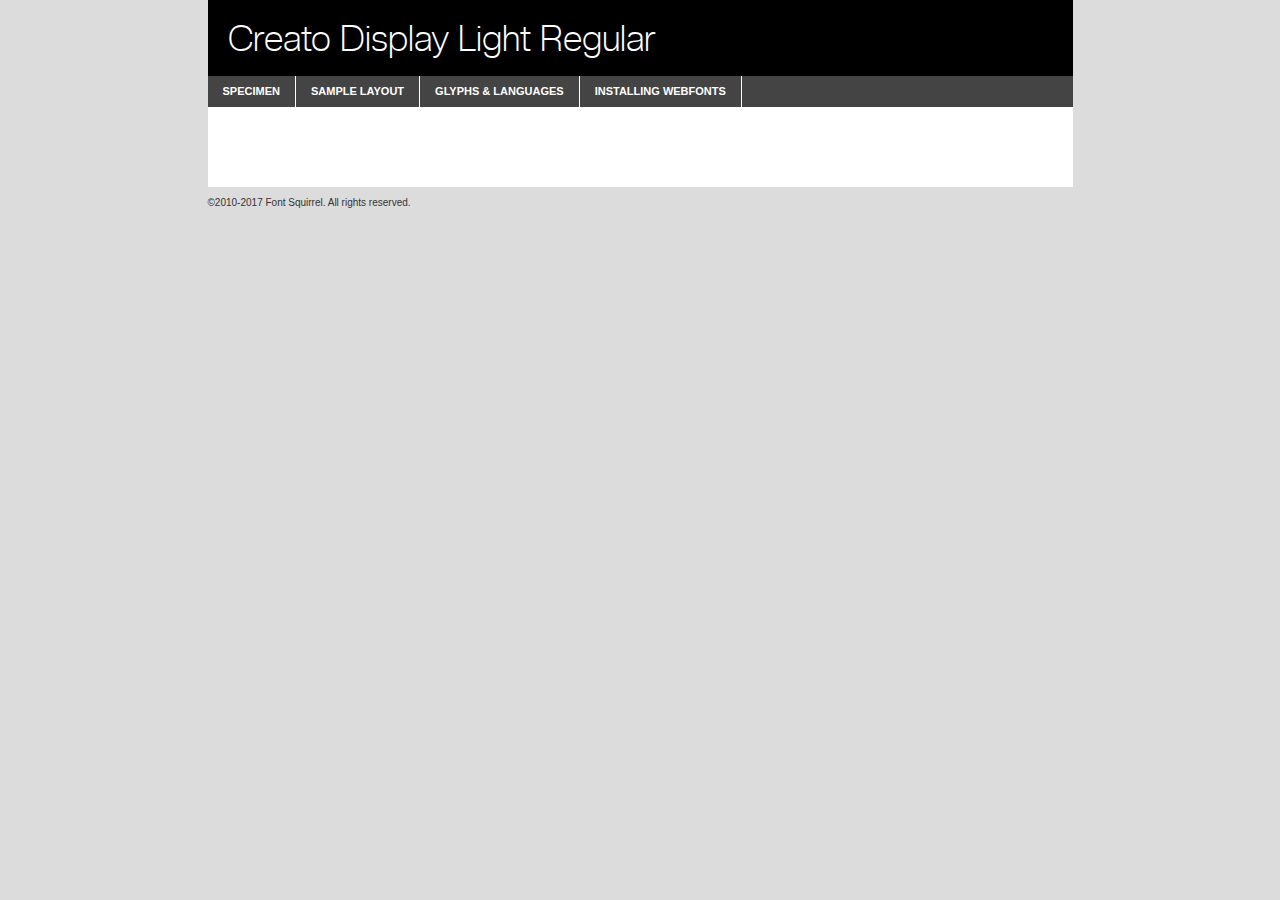
<file: fonts/creatodisplay-light-demo.html>
<!DOCTYPE html PUBLIC "-//W3C//DTD XHTML 1.0 Transitional//EN"
	"http://www.w3.org/TR/xhtml1/DTD/xhtml1-transitional.dtd">

<html xmlns="http://www.w3.org/1999/xhtml" xml:lang="en" lang="en">
<head>
	<meta http-equiv="Content-Type" content="text/html; charset=utf-8" />
	<script src="http://ajax.googleapis.com/ajax/libs/jquery/1.7.2/jquery.min.js" type="text/javascript" charset="utf-8"></script>
	<script type="text/javascript">
	(function($){$.fn.easyTabs=function(option){var param=jQuery.extend({fadeSpeed:"fast",defaultContent:1,activeClass:'active'},option);$(this).each(function(){var thisId="#"+this.id;if(param.defaultContent==''){param.defaultContent=1;}
	if(typeof param.defaultContent=="number")
	{var defaultTab=$(thisId+" .tabs li:eq("+(param.defaultContent-1)+") a").attr('href').substr(1);}else{var defaultTab=param.defaultContent;}
	$(thisId+" .tabs li a").each(function(){var tabToHide=$(this).attr('href').substr(1);$("#"+tabToHide).addClass('easytabs-tab-content');});hideAll();changeContent(defaultTab);function hideAll(){$(thisId+" .easytabs-tab-content").hide();}
	function changeContent(tabId){hideAll();$(thisId+" .tabs li").removeClass(param.activeClass);$(thisId+" .tabs li a[href=#"+tabId+"]").closest('li').addClass(param.activeClass);if(param.fadeSpeed!="none")
	{$(thisId+" #"+tabId).fadeIn(param.fadeSpeed);}else{$(thisId+" #"+tabId).show();}}
	$(thisId+" .tabs li").click(function(){var tabId=$(this).find('a').attr('href').substr(1);changeContent(tabId);return false;});});}})(jQuery);
	</script>
	<link rel="stylesheet" href="specimen_files/specimen_stylesheet.css" type="text/css" charset="utf-8" />
	<link rel="stylesheet" href="stylesheet.css" type="text/css" charset="utf-8" />

	<style type="text/css">
					body{
				font-family: 'creato_displaylight';
							}
		</style>

	<title>Creato Display Light Regular Specimen</title>
	
	
	<script type="text/javascript" charset="utf-8">
		$(document).ready(function() {
			$('#container').easyTabs({defaultContent:1});
		});
	</script>
</head>

<body>
<div id="container">
	<div id="header">
		Creato Display Light Regular	</div>
	<ul class="tabs">
		<li><a href="#specimen">Specimen</a></li>
		<li><a href="#layout">Sample Layout</a></li>
				<li><a href="#glyphs">Glyphs &amp; Languages</a></li>
		<li><a href="#installing">Installing Webfonts</a></li>
		
	</ul>
	
	<div id="main_content">

		
			<div id="specimen">
		
				<div class="section">
					<div class="grid12 firstcol">
						<div class="huge">AaBb</div>
					</div>
				</div>
		
				<div class="section">
					<div class="glyph_range">A&#x200B;B&#x200b;C&#x200b;D&#x200b;E&#x200b;F&#x200b;G&#x200b;H&#x200b;I&#x200b;J&#x200b;K&#x200b;L&#x200b;M&#x200b;N&#x200b;O&#x200b;P&#x200b;Q&#x200b;R&#x200b;S&#x200b;T&#x200b;U&#x200b;V&#x200b;W&#x200b;X&#x200b;Y&#x200b;Z&#x200b;a&#x200b;b&#x200b;c&#x200b;d&#x200b;e&#x200b;f&#x200b;g&#x200b;h&#x200b;i&#x200b;j&#x200b;k&#x200b;l&#x200b;m&#x200b;n&#x200b;o&#x200b;p&#x200b;q&#x200b;r&#x200b;s&#x200b;t&#x200b;u&#x200b;v&#x200b;w&#x200b;x&#x200b;y&#x200b;z&#x200b;1&#x200b;2&#x200b;3&#x200b;4&#x200b;5&#x200b;6&#x200b;7&#x200b;8&#x200b;9&#x200b;0&#x200b;&amp;&#x200b;.&#x200b;,&#x200b;?&#x200b;!&#x200b;&#64;&#x200b;(&#x200b;)&#x200b;#&#x200b;$&#x200b;%&#x200b;*&#x200b;+&#x200b;-&#x200b;=&#x200b;:&#x200b;;</div>
				</div>
				<div class="section">
					<div class="grid12 firstcol">
						<table class="sample_table">
							<tr><td>10</td><td class="size10">abcdefghijklmnopqrstuvwxyzABCDEFGHIJKLMNOPQRSTUVWXYZ0123456789abcdefghijklmnopqrstuvwxyzABCDEFGHIJKLMNOPQRSTUVWXYZ0123456789abcdefghijklmnopqrstuvwxyzABCDEFGHIJKLMNOPQRSTUVWXYZ</td></tr>
							<tr><td>11</td><td class="size11">abcdefghijklmnopqrstuvwxyzABCDEFGHIJKLMNOPQRSTUVWXYZ0123456789abcdefghijklmnopqrstuvwxyzABCDEFGHIJKLMNOPQRSTUVWXYZ0123456789abcdefghijklmnopqrstuvwxyzABCDEFGHIJKLMNOPQRSTUVWXYZ</td></tr>
							<tr><td>12</td><td class="size12">abcdefghijklmnopqrstuvwxyzABCDEFGHIJKLMNOPQRSTUVWXYZ0123456789abcdefghijklmnopqrstuvwxyzABCDEFGHIJKLMNOPQRSTUVWXYZ0123456789abcdefghijklmnopqrstuvwxyzABCDEFGHIJKLMNOPQRSTUVWXYZ</td></tr>
							<tr><td>13</td><td class="size13">abcdefghijklmnopqrstuvwxyzABCDEFGHIJKLMNOPQRSTUVWXYZ0123456789abcdefghijklmnopqrstuvwxyzABCDEFGHIJKLMNOPQRSTUVWXYZ0123456789abcdefghijklmnopqrstuvwxyzABCDEFGHIJKLMNOPQRSTUVWXYZ</td></tr>
							<tr><td>14</td><td class="size14">abcdefghijklmnopqrstuvwxyzABCDEFGHIJKLMNOPQRSTUVWXYZ0123456789abcdefghijklmnopqrstuvwxyzABCDEFGHIJKLMNOPQRSTUVWXYZ0123456789abcdefghijklmnopqrstuvwxyzABCDEFGHIJKLMNOPQRSTUVWXYZ</td></tr>
							<tr><td>16</td><td class="size16">abcdefghijklmnopqrstuvwxyzABCDEFGHIJKLMNOPQRSTUVWXYZ0123456789abcdefghijklmnopqrstuvwxyzABCDEFGHIJKLMNOPQRSTUVWXYZ</td></tr>
							<tr><td>18</td><td class="size18">abcdefghijklmnopqrstuvwxyzABCDEFGHIJKLMNOPQRSTUVWXYZ0123456789abcdefghijklmnopqrstuvwxyzABCDEFGHIJKLMNOPQRSTUVWXYZ</td></tr>
							<tr><td>20</td><td class="size20">abcdefghijklmnopqrstuvwxyzABCDEFGHIJKLMNOPQRSTUVWXYZ0123456789abcdefghijklmnopqrstuvwxyzABCDEFGHIJKLMNOPQRSTUVWXYZ</td></tr>
							<tr><td>24</td><td class="size24">abcdefghijklmnopqrstuvwxyzABCDEFGHIJKLMNOPQRSTUVWXYZ0123456789abcdefghijklmnopqrstuvwxyzABCDEFGHIJKLMNOPQRSTUVWXYZ</td></tr>
							<tr><td>30</td><td class="size30">abcdefghijklmnopqrstuvwxyzABCDEFGHIJKLMNOPQRSTUVWXYZ0123456789abcdefghijklmnopqrstuvwxyzABCDEFGHIJKLMNOPQRSTUVWXYZ</td></tr>
							<tr><td>36</td><td class="size36">abcdefghijklmnopqrstuvwxyzABCDEFGHIJKLMNOPQRSTUVWXYZ0123456789abcdefghijklmnopqrstuvwxyzABCDEFGHIJKLMNOPQRSTUVWXYZ</td></tr>
							<tr><td>48</td><td class="size48">abcdefghijklmnopqrstuvwxyzABCDEFGHIJKLMNOPQRSTUVWXYZ0123456789abcdefghijklmnopqrstuvwxyzABCDEFGHIJKLMNOPQRSTUVWXYZ</td></tr>
							<tr><td>60</td><td class="size60">abcdefghijklmnopqrstuvwxyzABCDEFGHIJKLMNOPQRSTUVWXYZ0123456789abcdefghijklmnopqrstuvwxyzABCDEFGHIJKLMNOPQRSTUVWXYZ</td></tr>
							<tr><td>72</td><td class="size72">abcdefghijklmnopqrstuvwxyzABCDEFGHIJKLMNOPQRSTUVWXYZ0123456789abcdefghijklmnopqrstuvwxyzABCDEFGHIJKLMNOPQRSTUVWXYZ</td></tr>
							<tr><td>90</td><td class="size90">abcdefghijklmnopqrstuvwxyzABCDEFGHIJKLMNOPQRSTUVWXYZ0123456789abcdefghijklmnopqrstuvwxyzABCDEFGHIJKLMNOPQRSTUVWXYZ</td></tr>
						</table>
				
					</div>
			
				</div>
		
		
		
								<div class="section" id="bodycomparison">


										<div id="xheight">
				<div class="fontbody">&#x25FC;&#x25FC;&#x25FC;&#x25FC;&#x25FC;&#x25FC;&#x25FC;&#x25FC;&#x25FC;&#x25FC;&#x25FC;&#x25FC;&#x25FC;&#x25FC;&#x25FC;&#x25FC;&#x25FC;&#x25FC;&#x25FC;&#x25FC;&#x25FC;&#x25FC;&#x25FC;&#x25FC;&#x25FC;&#x25FC;&#x25FC;&#x25FC;&#x25FC;&#x25FC;&#x25FC;&#x25FC;&#x25FC;&#x25FC;&#x25FC;&#x25FC;&#x25FC;&#x25FC;&#x25FC;&#x25FC;&#x25FC;&#x25FC;&#x25FC;&#x25FC;&#x25FC;&#x25FC;&#x25FC;&#x25FC;&#x25FC;&#x25FC;&#x25FC;&#x25FC;&#x25FC;&#x25FC;&#x25FC;&#x25FC;&#x25FC;&#x25FC;&#x25FC;&#x25FC;&#x25FC;&#x25FC;&#x25FC;&#x25FC;&#x25FC;&#x25FC;&#x25FC;&#x25FC;&#x25FC;&#x25FC;&#x25FC;&#x25FC;&#x25FC;&#x25FC;&#x25FC;&#x25FC;&#x25FC;&#x25FC;&#x25FC;&#x25FC;&#x25FC;&#x25FC;&#x25FC;&#x25FC;&#x25FC;&#x25FC;&#x25FC;&#x25FC;&#x25FC;&#x25FC;&#x25FC;&#x25FC;&#x25FC;&#x25FC;&#x25FC;&#x25FC;&#x25FC;&#x25FC;&#x25FC;body</div><div class="arialbody">body</div><div class="verdanabody">body</div><div class="georgiabody">body</div></div>
										<div class="fontbody" style="z-index:1">
											body<span>Creato Display Light Regular</span>
										</div>
										<div class="arialbody" style="z-index:1">
											body<span>Arial</span>
										</div>
										<div class="verdanabody" style="z-index:1">
											body<span>Verdana</span>
										</div>
										<div class="georgiabody" style="z-index:1">
											body<span>Georgia</span>
										</div>



								</div>
		
		
				<div class="section psample psample_row1" id="">
					
					<div class="grid2 firstcol">
						<p class="size10"><span>10.</span>Aenean lacinia bibendum nulla sed consectetur. Fusce dapibus, tellus ac cursus commodo, tortor mauris condimentum nibh, ut fermentum massa justo sit amet risus. Nullam id dolor id nibh ultricies vehicula ut id elit. Cum sociis natoque penatibus et magnis dis parturient montes, nascetur ridiculus mus. Nulla vitae elit libero, a pharetra augue.</p>
			
					</div>
					<div class="grid3">
						<p class="size11"><span>11.</span>Aenean lacinia bibendum nulla sed consectetur. Fusce dapibus, tellus ac cursus commodo, tortor mauris condimentum nibh, ut fermentum massa justo sit amet risus. Nullam id dolor id nibh ultricies vehicula ut id elit. Cum sociis natoque penatibus et magnis dis parturient montes, nascetur ridiculus mus. Nulla vitae elit libero, a pharetra augue.</p>
			
					</div>
					<div class="grid3">
						<p class="size12"><span>12.</span>Aenean lacinia bibendum nulla sed consectetur. Fusce dapibus, tellus ac cursus commodo, tortor mauris condimentum nibh, ut fermentum massa justo sit amet risus. Nullam id dolor id nibh ultricies vehicula ut id elit. Cum sociis natoque penatibus et magnis dis parturient montes, nascetur ridiculus mus. Nulla vitae elit libero, a pharetra augue.</p>
			
					</div>
					<div class="grid4">
						<p class="size13"><span>13.</span>Aenean lacinia bibendum nulla sed consectetur. Fusce dapibus, tellus ac cursus commodo, tortor mauris condimentum nibh, ut fermentum massa justo sit amet risus. Nullam id dolor id nibh ultricies vehicula ut id elit. Cum sociis natoque penatibus et magnis dis parturient montes, nascetur ridiculus mus. Nulla vitae elit libero, a pharetra augue.</p>
			
					</div>
					<div class="white_blend"></div>
					
				</div>
				<div class="section psample psample_row2" id="">
					<div class="grid3 firstcol">
						<p class="size14"><span>14.</span>Aenean lacinia bibendum nulla sed consectetur. Fusce dapibus, tellus ac cursus commodo, tortor mauris condimentum nibh, ut fermentum massa justo sit amet risus. Nullam id dolor id nibh ultricies vehicula ut id elit. Cum sociis natoque penatibus et magnis dis parturient montes, nascetur ridiculus mus. Nulla vitae elit libero, a pharetra augue.</p>
			
					</div>
					<div class="grid4">
						<p class="size16"><span>16.</span>Aenean lacinia bibendum nulla sed consectetur. Fusce dapibus, tellus ac cursus commodo, tortor mauris condimentum nibh, ut fermentum massa justo sit amet risus. Nullam id dolor id nibh ultricies vehicula ut id elit. Cum sociis natoque penatibus et magnis dis parturient montes, nascetur ridiculus mus. Nulla vitae elit libero, a pharetra augue.</p>
			
					</div>
					<div class="grid5">
						<p class="size18"><span>18.</span>Aenean lacinia bibendum nulla sed consectetur. Fusce dapibus, tellus ac cursus commodo, tortor mauris condimentum nibh, ut fermentum massa justo sit amet risus. Nullam id dolor id nibh ultricies vehicula ut id elit. Cum sociis natoque penatibus et magnis dis parturient montes, nascetur ridiculus mus. Nulla vitae elit libero, a pharetra augue.</p>
			
					</div>

					<div class="white_blend"></div>

				</div>
				
				<div class="section psample psample_row3" id="">
					<div class="grid5 firstcol">
						<p class="size20"><span>20.</span>Aenean lacinia bibendum nulla sed consectetur. Fusce dapibus, tellus ac cursus commodo, tortor mauris condimentum nibh, ut fermentum massa justo sit amet risus. Nullam id dolor id nibh ultricies vehicula ut id elit. Cum sociis natoque penatibus et magnis dis parturient montes, nascetur ridiculus mus. Nulla vitae elit libero, a pharetra augue.</p>
					</div>
					<div class="grid7">
						<p class="size24"><span>24.</span>Aenean lacinia bibendum nulla sed consectetur. Fusce dapibus, tellus ac cursus commodo, tortor mauris condimentum nibh, ut fermentum massa justo sit amet risus. Nullam id dolor id nibh ultricies vehicula ut id elit. Cum sociis natoque penatibus et magnis dis parturient montes, nascetur ridiculus mus. Nulla vitae elit libero, a pharetra augue.</p>
					</div>
					
					<div class="white_blend"></div>
					
				</div>
				
				<div class="section psample psample_row4" id="">
					<div class="grid12 firstcol">
						<p class="size30"><span>30.</span>Aenean lacinia bibendum nulla sed consectetur. Fusce dapibus, tellus ac cursus commodo, tortor mauris condimentum nibh, ut fermentum massa justo sit amet risus. Nullam id dolor id nibh ultricies vehicula ut id elit. Cum sociis natoque penatibus et magnis dis parturient montes, nascetur ridiculus mus. Nulla vitae elit libero, a pharetra augue.</p>
					</div>
					<div class="white_blend"></div>
					
				</div>
				
				
				
				<div class="section psample psample_row1 fullreverse">
					<div class="grid2 firstcol">
						<p class="size10"><span>10.</span>Aenean lacinia bibendum nulla sed consectetur. Fusce dapibus, tellus ac cursus commodo, tortor mauris condimentum nibh, ut fermentum massa justo sit amet risus. Nullam id dolor id nibh ultricies vehicula ut id elit. Cum sociis natoque penatibus et magnis dis parturient montes, nascetur ridiculus mus. Nulla vitae elit libero, a pharetra augue.</p>
			
					</div>
					<div class="grid3">
						<p class="size11"><span>11.</span>Aenean lacinia bibendum nulla sed consectetur. Fusce dapibus, tellus ac cursus commodo, tortor mauris condimentum nibh, ut fermentum massa justo sit amet risus. Nullam id dolor id nibh ultricies vehicula ut id elit. Cum sociis natoque penatibus et magnis dis parturient montes, nascetur ridiculus mus. Nulla vitae elit libero, a pharetra augue.</p>
			
					</div>
					<div class="grid3">
						<p class="size12"><span>12.</span>Aenean lacinia bibendum nulla sed consectetur. Fusce dapibus, tellus ac cursus commodo, tortor mauris condimentum nibh, ut fermentum massa justo sit amet risus. Nullam id dolor id nibh ultricies vehicula ut id elit. Cum sociis natoque penatibus et magnis dis parturient montes, nascetur ridiculus mus. Nulla vitae elit libero, a pharetra augue.</p>
			
					</div>
					<div class="grid4">
						<p class="size13"><span>13.</span>Aenean lacinia bibendum nulla sed consectetur. Fusce dapibus, tellus ac cursus commodo, tortor mauris condimentum nibh, ut fermentum massa justo sit amet risus. Nullam id dolor id nibh ultricies vehicula ut id elit. Cum sociis natoque penatibus et magnis dis parturient montes, nascetur ridiculus mus. Nulla vitae elit libero, a pharetra augue.</p>
			
					</div>
					<div class="black_blend"></div>
					
				</div>
				
				<div class="section psample psample_row2 fullreverse">
					<div class="grid3 firstcol">
						<p class="size14"><span>14.</span>Aenean lacinia bibendum nulla sed consectetur. Fusce dapibus, tellus ac cursus commodo, tortor mauris condimentum nibh, ut fermentum massa justo sit amet risus. Nullam id dolor id nibh ultricies vehicula ut id elit. Cum sociis natoque penatibus et magnis dis parturient montes, nascetur ridiculus mus. Nulla vitae elit libero, a pharetra augue.</p>
			
					</div>
					<div class="grid4">
						<p class="size16"><span>16.</span>Aenean lacinia bibendum nulla sed consectetur. Fusce dapibus, tellus ac cursus commodo, tortor mauris condimentum nibh, ut fermentum massa justo sit amet risus. Nullam id dolor id nibh ultricies vehicula ut id elit. Cum sociis natoque penatibus et magnis dis parturient montes, nascetur ridiculus mus. Nulla vitae elit libero, a pharetra augue.</p>
			
					</div>
					<div class="grid5">
						<p class="size18"><span>18.</span>Aenean lacinia bibendum nulla sed consectetur. Fusce dapibus, tellus ac cursus commodo, tortor mauris condimentum nibh, ut fermentum massa justo sit amet risus. Nullam id dolor id nibh ultricies vehicula ut id elit. Cum sociis natoque penatibus et magnis dis parturient montes, nascetur ridiculus mus. Nulla vitae elit libero, a pharetra augue.</p>
			
					</div>
					<div class="black_blend"></div>

				</div>
				
				<div class="section psample fullreverse psample_row3" id="">
					<div class="grid5 firstcol">
						<p class="size20"><span>20.</span>Aenean lacinia bibendum nulla sed consectetur. Fusce dapibus, tellus ac cursus commodo, tortor mauris condimentum nibh, ut fermentum massa justo sit amet risus. Nullam id dolor id nibh ultricies vehicula ut id elit. Cum sociis natoque penatibus et magnis dis parturient montes, nascetur ridiculus mus. Nulla vitae elit libero, a pharetra augue.</p>
					</div>
					<div class="grid7">
						<p class="size24"><span>24.</span>Aenean lacinia bibendum nulla sed consectetur. Fusce dapibus, tellus ac cursus commodo, tortor mauris condimentum nibh, ut fermentum massa justo sit amet risus. Nullam id dolor id nibh ultricies vehicula ut id elit. Cum sociis natoque penatibus et magnis dis parturient montes, nascetur ridiculus mus. Nulla vitae elit libero, a pharetra augue.</p>
					</div>
					
					<div class="black_blend"></div>
					
				</div>
				
				<div class="section psample fullreverse psample_row4" id="" style="border-bottom: 20px #000 solid;">
					<div class="grid12 firstcol">
						<p class="size30"><span>30.</span>Aenean lacinia bibendum nulla sed consectetur. Fusce dapibus, tellus ac cursus commodo, tortor mauris condimentum nibh, ut fermentum massa justo sit amet risus. Nullam id dolor id nibh ultricies vehicula ut id elit. Cum sociis natoque penatibus et magnis dis parturient montes, nascetur ridiculus mus. Nulla vitae elit libero, a pharetra augue.</p>
					</div>
					<div class="black_blend"></div>
					
				</div>
				
				
				
				
			</div>
			
			<div id="layout">
				
				<div class="section">
					
					<div class="grid12 firstcol">
						<h1>Lorem Ipsum Dolor</h1>
						<h2>Etiam porta sem malesuada magna mollis euismod</h2>
						
						<p class="byline">By <a href="#link">Aenean Lacinia</a></p>
					</div>
				</div>
				<div class="section">
					<div class="grid8 firstcol">
						<p class="large">Donec sed odio dui. Morbi leo risus, porta ac consectetur ac, vestibulum at eros. Fusce dapibus, tellus ac cursus commodo, tortor mauris condimentum nibh, ut fermentum massa justo sit amet risus. </p>

						
						<h3>Pellentesque ornare sem</h3>

						<p>Maecenas sed diam eget risus varius blandit sit amet non magna. Maecenas faucibus mollis interdum. Donec ullamcorper nulla non metus auctor fringilla. Nullam id dolor id nibh ultricies vehicula ut id elit. Nullam id dolor id nibh ultricies vehicula ut id elit. </p>

						<p>Aenean eu leo quam. Pellentesque ornare sem lacinia quam venenatis vestibulum. Lorem ipsum dolor sit amet, consectetur adipiscing elit. Cum sociis natoque penatibus et magnis dis parturient montes, nascetur ridiculus mus. </p>

						<p>Nulla vitae elit libero, a pharetra augue. Praesent commodo cursus magna, vel scelerisque nisl consectetur et. Aenean lacinia bibendum nulla sed consectetur. </p>

						<p>Nullam quis risus eget urna mollis ornare vel eu leo. Nullam quis risus eget urna mollis ornare vel eu leo. Maecenas sed diam eget risus varius blandit sit amet non magna. Donec ullamcorper nulla non metus auctor fringilla. </p>

						<h3>Cras mattis consectetur</h3>

						<p>Aenean eu leo quam. Pellentesque ornare sem lacinia quam venenatis vestibulum. Aenean lacinia bibendum nulla sed consectetur. Integer posuere erat a ante venenatis dapibus posuere velit aliquet. Cras mattis consectetur purus sit amet fermentum. </p>

						<p>Nullam id dolor id nibh ultricies vehicula ut id elit. Nullam quis risus eget urna mollis ornare vel eu leo. Cras mattis consectetur purus sit amet fermentum.</p>
					</div>
					
					<div class="grid4 sidebar">
						
						<div class="box reverse">
							<p class="last">Nullam quis risus eget urna mollis ornare vel eu leo. Donec ullamcorper nulla non metus auctor fringilla. Cras mattis consectetur purus sit amet fermentum. Sed posuere consectetur est at lobortis. Lorem ipsum dolor sit amet, consectetur adipiscing elit. </p>
						</div>
						
						<p class="caption">Maecenas sed diam eget risus varius.</p>

						<p>Vestibulum id ligula porta felis euismod semper. Integer posuere erat a ante venenatis dapibus posuere velit aliquet. Vestibulum id ligula porta felis euismod semper. Sed posuere consectetur est at lobortis. Maecenas sed diam eget risus varius blandit sit amet non magna. Fusce dapibus, tellus ac cursus commodo, tortor mauris condimentum nibh, ut fermentum massa justo sit amet risus. </p>

					

						<p>Duis mollis, est non commodo luctus, nisi erat porttitor ligula, eget lacinia odio sem nec elit. Aenean lacinia bibendum nulla sed consectetur. Vivamus sagittis lacus vel augue laoreet rutrum faucibus dolor auctor. Aenean lacinia bibendum nulla sed consectetur. Nullam quis risus eget urna mollis ornare vel eu leo. </p>

						<p>Praesent commodo cursus magna, vel scelerisque nisl consectetur et. Donec ullamcorper nulla non metus auctor fringilla. Maecenas faucibus mollis interdum. Fusce dapibus, tellus ac cursus commodo, tortor mauris condimentum nibh, ut fermentum massa justo sit amet risus. </p>

					</div>
				</div>
				
			</div>


			



		<div id="glyphs">
			<div class="section">
				<div class="grid12 firstcol">
			
				<h1>Language Support</h1>
				<p>The subset of Creato Display Light Regular in this kit supports the following languages:<br />
			
					Albanian, Basque, Breton, Chamorro, Danish, Dutch, English, Faroese, Finnish, French, Frisian, Galician, German, Icelandic, Italian, Malagasy, Norwegian, Portuguese, Spanish, Alsatian, Aragonese, Arapaho, Arrernte, Asturian, Aymara, Bislama, Cebuano, Corsican, Fijian, French_creole, Genoese, Gilbertese, Greenlandic, Haitian_creole, Hiligaynon, Hmong, Hopi, Ibanag, Iloko_ilokano, Indonesian, Interglossa_glosa, Interlingua, Irish_gaelic, Jerriais, Lojban, Lombard, Luxembourgeois, Manx, Mohawk, Norfolk_pitcairnese, Occitan, Oromo, Pangasinan, Papiamento, Piedmontese, Potawatomi, Rhaeto-romance, Romansh, Rotokas, Sami_lule, Samoan, Sardinian, Scots_gaelic, Seychelles_creole, Shona, Sicilian, Somali, Southern_ndebele, Swahili, Swati_swazi, Tagalog_filipino_pilipino, Tetum, Tok_pisin, Uyghur_latinized, Volapuk, Walloon, Warlpiri, Xhosa, Yapese, Zulu, Latinbasic, Ubasic, Demo				</p>
				<h1>Glyph Chart</h1>
				<p>The subset of Creato Display Light Regular in this kit includes all the glyphs listed below. Unicode entities are included above each glyph to help you insert individual characters into your layout.</p>
				<div id="glyph_chart">
			
																														 <div><p>&amp;#13;</p>&#13;</div>
																				 <div><p>&amp;#32;</p>&#32;</div>
																				 <div><p>&amp;#33;</p>&#33;</div>
																				 <div><p>&amp;#34;</p>&#34;</div>
																				 <div><p>&amp;#35;</p>&#35;</div>
																				 <div><p>&amp;#36;</p>&#36;</div>
																				 <div><p>&amp;#37;</p>&#37;</div>
																				 <div><p>&amp;#38;</p>&#38;</div>
																				 <div><p>&amp;#39;</p>&#39;</div>
																				 <div><p>&amp;#40;</p>&#40;</div>
																				 <div><p>&amp;#41;</p>&#41;</div>
																				 <div><p>&amp;#42;</p>&#42;</div>
																				 <div><p>&amp;#43;</p>&#43;</div>
																				 <div><p>&amp;#44;</p>&#44;</div>
																				 <div><p>&amp;#45;</p>&#45;</div>
																				 <div><p>&amp;#46;</p>&#46;</div>
																				 <div><p>&amp;#47;</p>&#47;</div>
																				 <div><p>&amp;#48;</p>&#48;</div>
																				 <div><p>&amp;#49;</p>&#49;</div>
																				 <div><p>&amp;#50;</p>&#50;</div>
																				 <div><p>&amp;#51;</p>&#51;</div>
																				 <div><p>&amp;#52;</p>&#52;</div>
																				 <div><p>&amp;#53;</p>&#53;</div>
																				 <div><p>&amp;#54;</p>&#54;</div>
																				 <div><p>&amp;#55;</p>&#55;</div>
																				 <div><p>&amp;#56;</p>&#56;</div>
																				 <div><p>&amp;#57;</p>&#57;</div>
																				 <div><p>&amp;#58;</p>&#58;</div>
																				 <div><p>&amp;#59;</p>&#59;</div>
																				 <div><p>&amp;#60;</p>&#60;</div>
																				 <div><p>&amp;#61;</p>&#61;</div>
																				 <div><p>&amp;#62;</p>&#62;</div>
																				 <div><p>&amp;#63;</p>&#63;</div>
																				 <div><p>&amp;#64;</p>&#64;</div>
																				 <div><p>&amp;#65;</p>&#65;</div>
																				 <div><p>&amp;#66;</p>&#66;</div>
																				 <div><p>&amp;#67;</p>&#67;</div>
																				 <div><p>&amp;#68;</p>&#68;</div>
																				 <div><p>&amp;#69;</p>&#69;</div>
																				 <div><p>&amp;#70;</p>&#70;</div>
																				 <div><p>&amp;#71;</p>&#71;</div>
																				 <div><p>&amp;#72;</p>&#72;</div>
																				 <div><p>&amp;#73;</p>&#73;</div>
																				 <div><p>&amp;#74;</p>&#74;</div>
																				 <div><p>&amp;#75;</p>&#75;</div>
																				 <div><p>&amp;#76;</p>&#76;</div>
																				 <div><p>&amp;#77;</p>&#77;</div>
																				 <div><p>&amp;#78;</p>&#78;</div>
																				 <div><p>&amp;#79;</p>&#79;</div>
																				 <div><p>&amp;#80;</p>&#80;</div>
																				 <div><p>&amp;#81;</p>&#81;</div>
																				 <div><p>&amp;#82;</p>&#82;</div>
																				 <div><p>&amp;#83;</p>&#83;</div>
																				 <div><p>&amp;#84;</p>&#84;</div>
																				 <div><p>&amp;#85;</p>&#85;</div>
																				 <div><p>&amp;#86;</p>&#86;</div>
																				 <div><p>&amp;#87;</p>&#87;</div>
																				 <div><p>&amp;#88;</p>&#88;</div>
																				 <div><p>&amp;#89;</p>&#89;</div>
																				 <div><p>&amp;#90;</p>&#90;</div>
																				 <div><p>&amp;#91;</p>&#91;</div>
																				 <div><p>&amp;#92;</p>&#92;</div>
																				 <div><p>&amp;#93;</p>&#93;</div>
																				 <div><p>&amp;#94;</p>&#94;</div>
																				 <div><p>&amp;#95;</p>&#95;</div>
																				 <div><p>&amp;#96;</p>&#96;</div>
																				 <div><p>&amp;#97;</p>&#97;</div>
																				 <div><p>&amp;#98;</p>&#98;</div>
																				 <div><p>&amp;#99;</p>&#99;</div>
																				 <div><p>&amp;#100;</p>&#100;</div>
																				 <div><p>&amp;#101;</p>&#101;</div>
																				 <div><p>&amp;#102;</p>&#102;</div>
																				 <div><p>&amp;#103;</p>&#103;</div>
																				 <div><p>&amp;#104;</p>&#104;</div>
																				 <div><p>&amp;#105;</p>&#105;</div>
																				 <div><p>&amp;#106;</p>&#106;</div>
																				 <div><p>&amp;#107;</p>&#107;</div>
																				 <div><p>&amp;#108;</p>&#108;</div>
																				 <div><p>&amp;#109;</p>&#109;</div>
																				 <div><p>&amp;#110;</p>&#110;</div>
																				 <div><p>&amp;#111;</p>&#111;</div>
																				 <div><p>&amp;#112;</p>&#112;</div>
																				 <div><p>&amp;#113;</p>&#113;</div>
																				 <div><p>&amp;#114;</p>&#114;</div>
																				 <div><p>&amp;#115;</p>&#115;</div>
																				 <div><p>&amp;#116;</p>&#116;</div>
																				 <div><p>&amp;#117;</p>&#117;</div>
																				 <div><p>&amp;#118;</p>&#118;</div>
																				 <div><p>&amp;#119;</p>&#119;</div>
																				 <div><p>&amp;#120;</p>&#120;</div>
																				 <div><p>&amp;#121;</p>&#121;</div>
																				 <div><p>&amp;#122;</p>&#122;</div>
																				 <div><p>&amp;#123;</p>&#123;</div>
																				 <div><p>&amp;#124;</p>&#124;</div>
																				 <div><p>&amp;#125;</p>&#125;</div>
																				 <div><p>&amp;#126;</p>&#126;</div>
																				 <div><p>&amp;#160;</p>&#160;</div>
																				 <div><p>&amp;#161;</p>&#161;</div>
																				 <div><p>&amp;#162;</p>&#162;</div>
																				 <div><p>&amp;#163;</p>&#163;</div>
																				 <div><p>&amp;#164;</p>&#164;</div>
																				 <div><p>&amp;#165;</p>&#165;</div>
																				 <div><p>&amp;#166;</p>&#166;</div>
																				 <div><p>&amp;#167;</p>&#167;</div>
																				 <div><p>&amp;#168;</p>&#168;</div>
																				 <div><p>&amp;#169;</p>&#169;</div>
																				 <div><p>&amp;#170;</p>&#170;</div>
																				 <div><p>&amp;#171;</p>&#171;</div>
																				 <div><p>&amp;#172;</p>&#172;</div>
																				 <div><p>&amp;#173;</p>&#173;</div>
																				 <div><p>&amp;#174;</p>&#174;</div>
																				 <div><p>&amp;#175;</p>&#175;</div>
																				 <div><p>&amp;#176;</p>&#176;</div>
																				 <div><p>&amp;#177;</p>&#177;</div>
																				 <div><p>&amp;#178;</p>&#178;</div>
																				 <div><p>&amp;#179;</p>&#179;</div>
																				 <div><p>&amp;#180;</p>&#180;</div>
																				 <div><p>&amp;#181;</p>&#181;</div>
																				 <div><p>&amp;#182;</p>&#182;</div>
																				 <div><p>&amp;#183;</p>&#183;</div>
																				 <div><p>&amp;#184;</p>&#184;</div>
																				 <div><p>&amp;#185;</p>&#185;</div>
																				 <div><p>&amp;#186;</p>&#186;</div>
																				 <div><p>&amp;#187;</p>&#187;</div>
																				 <div><p>&amp;#188;</p>&#188;</div>
																				 <div><p>&amp;#189;</p>&#189;</div>
																				 <div><p>&amp;#190;</p>&#190;</div>
																				 <div><p>&amp;#191;</p>&#191;</div>
																				 <div><p>&amp;#192;</p>&#192;</div>
																				 <div><p>&amp;#193;</p>&#193;</div>
																				 <div><p>&amp;#194;</p>&#194;</div>
																				 <div><p>&amp;#195;</p>&#195;</div>
																				 <div><p>&amp;#196;</p>&#196;</div>
																				 <div><p>&amp;#197;</p>&#197;</div>
																				 <div><p>&amp;#198;</p>&#198;</div>
																				 <div><p>&amp;#199;</p>&#199;</div>
																				 <div><p>&amp;#200;</p>&#200;</div>
																				 <div><p>&amp;#201;</p>&#201;</div>
																				 <div><p>&amp;#202;</p>&#202;</div>
																				 <div><p>&amp;#203;</p>&#203;</div>
																				 <div><p>&amp;#204;</p>&#204;</div>
																				 <div><p>&amp;#205;</p>&#205;</div>
																				 <div><p>&amp;#206;</p>&#206;</div>
																				 <div><p>&amp;#207;</p>&#207;</div>
																				 <div><p>&amp;#208;</p>&#208;</div>
																				 <div><p>&amp;#209;</p>&#209;</div>
																				 <div><p>&amp;#210;</p>&#210;</div>
																				 <div><p>&amp;#211;</p>&#211;</div>
																				 <div><p>&amp;#212;</p>&#212;</div>
																				 <div><p>&amp;#213;</p>&#213;</div>
																				 <div><p>&amp;#214;</p>&#214;</div>
																				 <div><p>&amp;#215;</p>&#215;</div>
																				 <div><p>&amp;#216;</p>&#216;</div>
																				 <div><p>&amp;#217;</p>&#217;</div>
																				 <div><p>&amp;#218;</p>&#218;</div>
																				 <div><p>&amp;#219;</p>&#219;</div>
																				 <div><p>&amp;#220;</p>&#220;</div>
																				 <div><p>&amp;#221;</p>&#221;</div>
																				 <div><p>&amp;#222;</p>&#222;</div>
																				 <div><p>&amp;#223;</p>&#223;</div>
																				 <div><p>&amp;#224;</p>&#224;</div>
																				 <div><p>&amp;#225;</p>&#225;</div>
																				 <div><p>&amp;#226;</p>&#226;</div>
																				 <div><p>&amp;#227;</p>&#227;</div>
																				 <div><p>&amp;#228;</p>&#228;</div>
																				 <div><p>&amp;#229;</p>&#229;</div>
																				 <div><p>&amp;#230;</p>&#230;</div>
																				 <div><p>&amp;#231;</p>&#231;</div>
																				 <div><p>&amp;#232;</p>&#232;</div>
																				 <div><p>&amp;#233;</p>&#233;</div>
																				 <div><p>&amp;#234;</p>&#234;</div>
																				 <div><p>&amp;#235;</p>&#235;</div>
																				 <div><p>&amp;#236;</p>&#236;</div>
																				 <div><p>&amp;#237;</p>&#237;</div>
																				 <div><p>&amp;#238;</p>&#238;</div>
																				 <div><p>&amp;#239;</p>&#239;</div>
																				 <div><p>&amp;#240;</p>&#240;</div>
																				 <div><p>&amp;#241;</p>&#241;</div>
																				 <div><p>&amp;#242;</p>&#242;</div>
																				 <div><p>&amp;#243;</p>&#243;</div>
																				 <div><p>&amp;#244;</p>&#244;</div>
																				 <div><p>&amp;#245;</p>&#245;</div>
																				 <div><p>&amp;#246;</p>&#246;</div>
																				 <div><p>&amp;#247;</p>&#247;</div>
																				 <div><p>&amp;#248;</p>&#248;</div>
																				 <div><p>&amp;#249;</p>&#249;</div>
																				 <div><p>&amp;#250;</p>&#250;</div>
																				 <div><p>&amp;#251;</p>&#251;</div>
																				 <div><p>&amp;#252;</p>&#252;</div>
																				 <div><p>&amp;#253;</p>&#253;</div>
																				 <div><p>&amp;#254;</p>&#254;</div>
																				 <div><p>&amp;#255;</p>&#255;</div>
																				 <div><p>&amp;#338;</p>&#338;</div>
																				 <div><p>&amp;#339;</p>&#339;</div>
																				 <div><p>&amp;#376;</p>&#376;</div>
																				 <div><p>&amp;#710;</p>&#710;</div>
																				 <div><p>&amp;#732;</p>&#732;</div>
																				 <div><p>&amp;#8192;</p>&#8192;</div>
																				 <div><p>&amp;#8193;</p>&#8193;</div>
																				 <div><p>&amp;#8194;</p>&#8194;</div>
																				 <div><p>&amp;#8195;</p>&#8195;</div>
																				 <div><p>&amp;#8196;</p>&#8196;</div>
																				 <div><p>&amp;#8197;</p>&#8197;</div>
																				 <div><p>&amp;#8198;</p>&#8198;</div>
																				 <div><p>&amp;#8199;</p>&#8199;</div>
																				 <div><p>&amp;#8200;</p>&#8200;</div>
																				 <div><p>&amp;#8201;</p>&#8201;</div>
																				 <div><p>&amp;#8202;</p>&#8202;</div>
																				 <div><p>&amp;#8208;</p>&#8208;</div>
																				 <div><p>&amp;#8209;</p>&#8209;</div>
																				 <div><p>&amp;#8210;</p>&#8210;</div>
																				 <div><p>&amp;#8211;</p>&#8211;</div>
																				 <div><p>&amp;#8212;</p>&#8212;</div>
																				 <div><p>&amp;#8216;</p>&#8216;</div>
																				 <div><p>&amp;#8217;</p>&#8217;</div>
																				 <div><p>&amp;#8218;</p>&#8218;</div>
																				 <div><p>&amp;#8220;</p>&#8220;</div>
																				 <div><p>&amp;#8221;</p>&#8221;</div>
																				 <div><p>&amp;#8222;</p>&#8222;</div>
																				 <div><p>&amp;#8226;</p>&#8226;</div>
																				 <div><p>&amp;#8230;</p>&#8230;</div>
																				 <div><p>&amp;#8239;</p>&#8239;</div>
																				 <div><p>&amp;#8249;</p>&#8249;</div>
																				 <div><p>&amp;#8250;</p>&#8250;</div>
																				 <div><p>&amp;#8287;</p>&#8287;</div>
																				 <div><p>&amp;#8364;</p>&#8364;</div>
																				 <div><p>&amp;#8482;</p>&#8482;</div>
																				 <div><p>&amp;#9724;</p>&#9724;</div>
																																																</div>	
				</div>
		
		
			</div>
		</div>
		
		
		<div id="specs">
			
		</div>
	
		<div id="installing">
			<div class="section">
				<div class="grid7 firstcol">
					<h1>Installing Webfonts</h1>
					
					<p>Webfonts are supported by all major browser platforms but not all in the same way. There are currently four different font formats that must be included in order to target all browsers. This includes TTF, WOFF, EOT and SVG.</p>
					
					<h2>1. Upload your webfonts</h2>
					<p>You must upload your webfont kit to your website. They should be in or near the same directory as your CSS files.</p>
					
					<h2>2. Include the webfont stylesheet</h2>
					<p>A special CSS @font-face declaration helps the various browsers select the appropriate font it needs without causing you a bunch of headaches. Learn more about this syntax by reading the <a href="https://www.fontspring.com/blog/further-hardening-of-the-bulletproof-syntax">Fontspring blog post</a> about it. The code for it is as follows:</p>


<code>
@font-face{ 
	font-family: 'MyWebFont';
	src: url('WebFont.eot');
	src: url('WebFont.eot?#iefix') format('embedded-opentype'),
	     url('WebFont.woff') format('woff'),
	     url('WebFont.ttf') format('truetype'),
	     url('WebFont.svg#webfont') format('svg');
}
</code>

	<p>We've already gone ahead and generated the code for you. All you have to do is link to the stylesheet in your HTML, like this:</p>
	<code>&lt;link rel=&quot;stylesheet&quot; href=&quot;stylesheet.css&quot; type=&quot;text/css&quot; charset=&quot;utf-8&quot; /&gt;</code>

					<h2>3. Modify your own stylesheet</h2>
					<p>To take advantage of your new fonts, you must tell your stylesheet to use them. Look at the original @font-face declaration above and find the property called "font-family." The name linked there will be what you use to reference the font. Prepend that webfont name to the font stack in the "font-family" property, inside the selector you want to change. For example:</p>
<code>p { font-family: 'WebFont', Arial, sans-serif; }</code>

<h2>4. Test</h2>
<p>Getting webfonts to work cross-browser <em>can</em> be tricky. Use the information in the sidebar to help you if you find that fonts aren't loading in a particular browser.</p>
				</div>
				
				<div class="grid5 sidebar">
					<div class="box">
						<h2>Troubleshooting<br />Font-Face Problems</h2>
						<p>Having trouble getting your webfonts to load in your new website? Here are some tips to sort out what might be the problem.</p>

						<h3>Fonts not showing in any browser</h3>

						<p>This sounds like you need to work on the plumbing. You either did not upload the fonts to the correct directory, or you did not link the fonts properly in the CSS. If you've confirmed that all this is correct and you still have a problem, take a look at your .htaccess file and see if requests are getting intercepted.</p>

						<h3>Fonts not loading in iPhone or iPad</h3>

						<p>The most common problem here is that you are serving the fonts from an IIS server. IIS refuses to serve files that have unknown MIME types. If that is the case, you must set the MIME type for SVG to "image/svg+xml" in the server settings. Follow these instructions from Microsoft if you need help.</p>

						<h3>Fonts not loading in Firefox</h3>

						<p>The primary reason for this failure? You are still using a version Firefox older than 3.5. So upgrade already! If that isn't it, then you are very likely serving fonts from a different domain. Firefox requires that all font assets be served from the same domain. Lastly it is possible that you need to add WOFF to your list of MIME types (if you are serving via IIS.)</p>

						<h3>Fonts not loading in IE</h3>

						<p>Are you looking at Internet Explorer on an actual Windows machine or are you cheating by using a service like Adobe BrowserLab? Many of these screenshot services do not render @font-face for IE. Best to test it on a real machine.</p>

						<h3>Fonts not loading in IE9</h3>

						<p>IE9, like Firefox, requires that fonts be served from the same domain as the website. Make sure that is the case.</p>
					</div>
				</div>
			</div>
			
		</div>
	
	</div>
	<div id="footer">
		<p>&copy;2010-2017 Font Squirrel. All rights reserved.</p>
	</div>
</div>
</body>
</html>
</file>
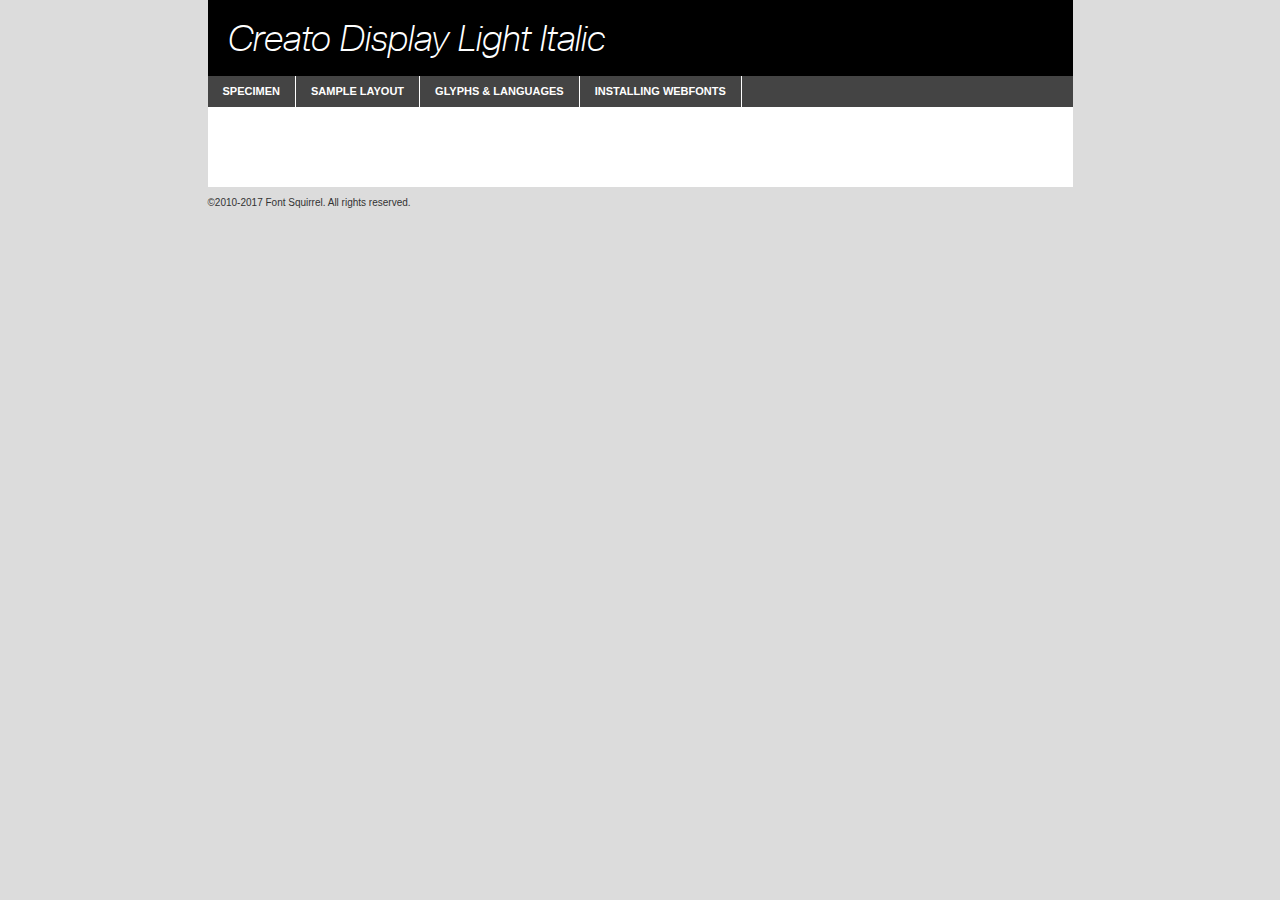
<file: fonts/creatodisplay-lightitalic-demo.html>
<!DOCTYPE html PUBLIC "-//W3C//DTD XHTML 1.0 Transitional//EN"
	"http://www.w3.org/TR/xhtml1/DTD/xhtml1-transitional.dtd">

<html xmlns="http://www.w3.org/1999/xhtml" xml:lang="en" lang="en">
<head>
	<meta http-equiv="Content-Type" content="text/html; charset=utf-8" />
	<script src="http://ajax.googleapis.com/ajax/libs/jquery/1.7.2/jquery.min.js" type="text/javascript" charset="utf-8"></script>
	<script type="text/javascript">
	(function($){$.fn.easyTabs=function(option){var param=jQuery.extend({fadeSpeed:"fast",defaultContent:1,activeClass:'active'},option);$(this).each(function(){var thisId="#"+this.id;if(param.defaultContent==''){param.defaultContent=1;}
	if(typeof param.defaultContent=="number")
	{var defaultTab=$(thisId+" .tabs li:eq("+(param.defaultContent-1)+") a").attr('href').substr(1);}else{var defaultTab=param.defaultContent;}
	$(thisId+" .tabs li a").each(function(){var tabToHide=$(this).attr('href').substr(1);$("#"+tabToHide).addClass('easytabs-tab-content');});hideAll();changeContent(defaultTab);function hideAll(){$(thisId+" .easytabs-tab-content").hide();}
	function changeContent(tabId){hideAll();$(thisId+" .tabs li").removeClass(param.activeClass);$(thisId+" .tabs li a[href=#"+tabId+"]").closest('li').addClass(param.activeClass);if(param.fadeSpeed!="none")
	{$(thisId+" #"+tabId).fadeIn(param.fadeSpeed);}else{$(thisId+" #"+tabId).show();}}
	$(thisId+" .tabs li").click(function(){var tabId=$(this).find('a').attr('href').substr(1);changeContent(tabId);return false;});});}})(jQuery);
	</script>
	<link rel="stylesheet" href="specimen_files/specimen_stylesheet.css" type="text/css" charset="utf-8" />
	<link rel="stylesheet" href="stylesheet.css" type="text/css" charset="utf-8" />

	<style type="text/css">
					body{
				font-family: 'creato_displaylight_italic';
							}
		</style>

	<title>Creato Display Light Italic Specimen</title>
	
	
	<script type="text/javascript" charset="utf-8">
		$(document).ready(function() {
			$('#container').easyTabs({defaultContent:1});
		});
	</script>
</head>

<body>
<div id="container">
	<div id="header">
		Creato Display Light Italic	</div>
	<ul class="tabs">
		<li><a href="#specimen">Specimen</a></li>
		<li><a href="#layout">Sample Layout</a></li>
				<li><a href="#glyphs">Glyphs &amp; Languages</a></li>
		<li><a href="#installing">Installing Webfonts</a></li>
		
	</ul>
	
	<div id="main_content">

		
			<div id="specimen">
		
				<div class="section">
					<div class="grid12 firstcol">
						<div class="huge">AaBb</div>
					</div>
				</div>
		
				<div class="section">
					<div class="glyph_range">A&#x200B;B&#x200b;C&#x200b;D&#x200b;E&#x200b;F&#x200b;G&#x200b;H&#x200b;I&#x200b;J&#x200b;K&#x200b;L&#x200b;M&#x200b;N&#x200b;O&#x200b;P&#x200b;Q&#x200b;R&#x200b;S&#x200b;T&#x200b;U&#x200b;V&#x200b;W&#x200b;X&#x200b;Y&#x200b;Z&#x200b;a&#x200b;b&#x200b;c&#x200b;d&#x200b;e&#x200b;f&#x200b;g&#x200b;h&#x200b;i&#x200b;j&#x200b;k&#x200b;l&#x200b;m&#x200b;n&#x200b;o&#x200b;p&#x200b;q&#x200b;r&#x200b;s&#x200b;t&#x200b;u&#x200b;v&#x200b;w&#x200b;x&#x200b;y&#x200b;z&#x200b;1&#x200b;2&#x200b;3&#x200b;4&#x200b;5&#x200b;6&#x200b;7&#x200b;8&#x200b;9&#x200b;0&#x200b;&amp;&#x200b;.&#x200b;,&#x200b;?&#x200b;!&#x200b;&#64;&#x200b;(&#x200b;)&#x200b;#&#x200b;$&#x200b;%&#x200b;*&#x200b;+&#x200b;-&#x200b;=&#x200b;:&#x200b;;</div>
				</div>
				<div class="section">
					<div class="grid12 firstcol">
						<table class="sample_table">
							<tr><td>10</td><td class="size10">abcdefghijklmnopqrstuvwxyzABCDEFGHIJKLMNOPQRSTUVWXYZ0123456789abcdefghijklmnopqrstuvwxyzABCDEFGHIJKLMNOPQRSTUVWXYZ0123456789abcdefghijklmnopqrstuvwxyzABCDEFGHIJKLMNOPQRSTUVWXYZ</td></tr>
							<tr><td>11</td><td class="size11">abcdefghijklmnopqrstuvwxyzABCDEFGHIJKLMNOPQRSTUVWXYZ0123456789abcdefghijklmnopqrstuvwxyzABCDEFGHIJKLMNOPQRSTUVWXYZ0123456789abcdefghijklmnopqrstuvwxyzABCDEFGHIJKLMNOPQRSTUVWXYZ</td></tr>
							<tr><td>12</td><td class="size12">abcdefghijklmnopqrstuvwxyzABCDEFGHIJKLMNOPQRSTUVWXYZ0123456789abcdefghijklmnopqrstuvwxyzABCDEFGHIJKLMNOPQRSTUVWXYZ0123456789abcdefghijklmnopqrstuvwxyzABCDEFGHIJKLMNOPQRSTUVWXYZ</td></tr>
							<tr><td>13</td><td class="size13">abcdefghijklmnopqrstuvwxyzABCDEFGHIJKLMNOPQRSTUVWXYZ0123456789abcdefghijklmnopqrstuvwxyzABCDEFGHIJKLMNOPQRSTUVWXYZ0123456789abcdefghijklmnopqrstuvwxyzABCDEFGHIJKLMNOPQRSTUVWXYZ</td></tr>
							<tr><td>14</td><td class="size14">abcdefghijklmnopqrstuvwxyzABCDEFGHIJKLMNOPQRSTUVWXYZ0123456789abcdefghijklmnopqrstuvwxyzABCDEFGHIJKLMNOPQRSTUVWXYZ0123456789abcdefghijklmnopqrstuvwxyzABCDEFGHIJKLMNOPQRSTUVWXYZ</td></tr>
							<tr><td>16</td><td class="size16">abcdefghijklmnopqrstuvwxyzABCDEFGHIJKLMNOPQRSTUVWXYZ0123456789abcdefghijklmnopqrstuvwxyzABCDEFGHIJKLMNOPQRSTUVWXYZ</td></tr>
							<tr><td>18</td><td class="size18">abcdefghijklmnopqrstuvwxyzABCDEFGHIJKLMNOPQRSTUVWXYZ0123456789abcdefghijklmnopqrstuvwxyzABCDEFGHIJKLMNOPQRSTUVWXYZ</td></tr>
							<tr><td>20</td><td class="size20">abcdefghijklmnopqrstuvwxyzABCDEFGHIJKLMNOPQRSTUVWXYZ0123456789abcdefghijklmnopqrstuvwxyzABCDEFGHIJKLMNOPQRSTUVWXYZ</td></tr>
							<tr><td>24</td><td class="size24">abcdefghijklmnopqrstuvwxyzABCDEFGHIJKLMNOPQRSTUVWXYZ0123456789abcdefghijklmnopqrstuvwxyzABCDEFGHIJKLMNOPQRSTUVWXYZ</td></tr>
							<tr><td>30</td><td class="size30">abcdefghijklmnopqrstuvwxyzABCDEFGHIJKLMNOPQRSTUVWXYZ0123456789abcdefghijklmnopqrstuvwxyzABCDEFGHIJKLMNOPQRSTUVWXYZ</td></tr>
							<tr><td>36</td><td class="size36">abcdefghijklmnopqrstuvwxyzABCDEFGHIJKLMNOPQRSTUVWXYZ0123456789abcdefghijklmnopqrstuvwxyzABCDEFGHIJKLMNOPQRSTUVWXYZ</td></tr>
							<tr><td>48</td><td class="size48">abcdefghijklmnopqrstuvwxyzABCDEFGHIJKLMNOPQRSTUVWXYZ0123456789abcdefghijklmnopqrstuvwxyzABCDEFGHIJKLMNOPQRSTUVWXYZ</td></tr>
							<tr><td>60</td><td class="size60">abcdefghijklmnopqrstuvwxyzABCDEFGHIJKLMNOPQRSTUVWXYZ0123456789abcdefghijklmnopqrstuvwxyzABCDEFGHIJKLMNOPQRSTUVWXYZ</td></tr>
							<tr><td>72</td><td class="size72">abcdefghijklmnopqrstuvwxyzABCDEFGHIJKLMNOPQRSTUVWXYZ0123456789abcdefghijklmnopqrstuvwxyzABCDEFGHIJKLMNOPQRSTUVWXYZ</td></tr>
							<tr><td>90</td><td class="size90">abcdefghijklmnopqrstuvwxyzABCDEFGHIJKLMNOPQRSTUVWXYZ0123456789abcdefghijklmnopqrstuvwxyzABCDEFGHIJKLMNOPQRSTUVWXYZ</td></tr>
						</table>
				
					</div>
			
				</div>
		
		
		
								<div class="section" id="bodycomparison">


										<div id="xheight">
				<div class="fontbody">&#x25FC;&#x25FC;&#x25FC;&#x25FC;&#x25FC;&#x25FC;&#x25FC;&#x25FC;&#x25FC;&#x25FC;&#x25FC;&#x25FC;&#x25FC;&#x25FC;&#x25FC;&#x25FC;&#x25FC;&#x25FC;&#x25FC;&#x25FC;&#x25FC;&#x25FC;&#x25FC;&#x25FC;&#x25FC;&#x25FC;&#x25FC;&#x25FC;&#x25FC;&#x25FC;&#x25FC;&#x25FC;&#x25FC;&#x25FC;&#x25FC;&#x25FC;&#x25FC;&#x25FC;&#x25FC;&#x25FC;&#x25FC;&#x25FC;&#x25FC;&#x25FC;&#x25FC;&#x25FC;&#x25FC;&#x25FC;&#x25FC;&#x25FC;&#x25FC;&#x25FC;&#x25FC;&#x25FC;&#x25FC;&#x25FC;&#x25FC;&#x25FC;&#x25FC;&#x25FC;&#x25FC;&#x25FC;&#x25FC;&#x25FC;&#x25FC;&#x25FC;&#x25FC;&#x25FC;&#x25FC;&#x25FC;&#x25FC;&#x25FC;&#x25FC;&#x25FC;&#x25FC;&#x25FC;&#x25FC;&#x25FC;&#x25FC;&#x25FC;&#x25FC;&#x25FC;&#x25FC;&#x25FC;&#x25FC;&#x25FC;&#x25FC;&#x25FC;&#x25FC;&#x25FC;&#x25FC;&#x25FC;&#x25FC;&#x25FC;&#x25FC;&#x25FC;&#x25FC;&#x25FC;&#x25FC;body</div><div class="arialbody">body</div><div class="verdanabody">body</div><div class="georgiabody">body</div></div>
										<div class="fontbody" style="z-index:1">
											body<span>Creato Display Light Italic</span>
										</div>
										<div class="arialbody" style="z-index:1">
											body<span>Arial</span>
										</div>
										<div class="verdanabody" style="z-index:1">
											body<span>Verdana</span>
										</div>
										<div class="georgiabody" style="z-index:1">
											body<span>Georgia</span>
										</div>



								</div>
		
		
				<div class="section psample psample_row1" id="">
					
					<div class="grid2 firstcol">
						<p class="size10"><span>10.</span>Aenean lacinia bibendum nulla sed consectetur. Fusce dapibus, tellus ac cursus commodo, tortor mauris condimentum nibh, ut fermentum massa justo sit amet risus. Nullam id dolor id nibh ultricies vehicula ut id elit. Cum sociis natoque penatibus et magnis dis parturient montes, nascetur ridiculus mus. Nulla vitae elit libero, a pharetra augue.</p>
			
					</div>
					<div class="grid3">
						<p class="size11"><span>11.</span>Aenean lacinia bibendum nulla sed consectetur. Fusce dapibus, tellus ac cursus commodo, tortor mauris condimentum nibh, ut fermentum massa justo sit amet risus. Nullam id dolor id nibh ultricies vehicula ut id elit. Cum sociis natoque penatibus et magnis dis parturient montes, nascetur ridiculus mus. Nulla vitae elit libero, a pharetra augue.</p>
			
					</div>
					<div class="grid3">
						<p class="size12"><span>12.</span>Aenean lacinia bibendum nulla sed consectetur. Fusce dapibus, tellus ac cursus commodo, tortor mauris condimentum nibh, ut fermentum massa justo sit amet risus. Nullam id dolor id nibh ultricies vehicula ut id elit. Cum sociis natoque penatibus et magnis dis parturient montes, nascetur ridiculus mus. Nulla vitae elit libero, a pharetra augue.</p>
			
					</div>
					<div class="grid4">
						<p class="size13"><span>13.</span>Aenean lacinia bibendum nulla sed consectetur. Fusce dapibus, tellus ac cursus commodo, tortor mauris condimentum nibh, ut fermentum massa justo sit amet risus. Nullam id dolor id nibh ultricies vehicula ut id elit. Cum sociis natoque penatibus et magnis dis parturient montes, nascetur ridiculus mus. Nulla vitae elit libero, a pharetra augue.</p>
			
					</div>
					<div class="white_blend"></div>
					
				</div>
				<div class="section psample psample_row2" id="">
					<div class="grid3 firstcol">
						<p class="size14"><span>14.</span>Aenean lacinia bibendum nulla sed consectetur. Fusce dapibus, tellus ac cursus commodo, tortor mauris condimentum nibh, ut fermentum massa justo sit amet risus. Nullam id dolor id nibh ultricies vehicula ut id elit. Cum sociis natoque penatibus et magnis dis parturient montes, nascetur ridiculus mus. Nulla vitae elit libero, a pharetra augue.</p>
			
					</div>
					<div class="grid4">
						<p class="size16"><span>16.</span>Aenean lacinia bibendum nulla sed consectetur. Fusce dapibus, tellus ac cursus commodo, tortor mauris condimentum nibh, ut fermentum massa justo sit amet risus. Nullam id dolor id nibh ultricies vehicula ut id elit. Cum sociis natoque penatibus et magnis dis parturient montes, nascetur ridiculus mus. Nulla vitae elit libero, a pharetra augue.</p>
			
					</div>
					<div class="grid5">
						<p class="size18"><span>18.</span>Aenean lacinia bibendum nulla sed consectetur. Fusce dapibus, tellus ac cursus commodo, tortor mauris condimentum nibh, ut fermentum massa justo sit amet risus. Nullam id dolor id nibh ultricies vehicula ut id elit. Cum sociis natoque penatibus et magnis dis parturient montes, nascetur ridiculus mus. Nulla vitae elit libero, a pharetra augue.</p>
			
					</div>

					<div class="white_blend"></div>

				</div>
				
				<div class="section psample psample_row3" id="">
					<div class="grid5 firstcol">
						<p class="size20"><span>20.</span>Aenean lacinia bibendum nulla sed consectetur. Fusce dapibus, tellus ac cursus commodo, tortor mauris condimentum nibh, ut fermentum massa justo sit amet risus. Nullam id dolor id nibh ultricies vehicula ut id elit. Cum sociis natoque penatibus et magnis dis parturient montes, nascetur ridiculus mus. Nulla vitae elit libero, a pharetra augue.</p>
					</div>
					<div class="grid7">
						<p class="size24"><span>24.</span>Aenean lacinia bibendum nulla sed consectetur. Fusce dapibus, tellus ac cursus commodo, tortor mauris condimentum nibh, ut fermentum massa justo sit amet risus. Nullam id dolor id nibh ultricies vehicula ut id elit. Cum sociis natoque penatibus et magnis dis parturient montes, nascetur ridiculus mus. Nulla vitae elit libero, a pharetra augue.</p>
					</div>
					
					<div class="white_blend"></div>
					
				</div>
				
				<div class="section psample psample_row4" id="">
					<div class="grid12 firstcol">
						<p class="size30"><span>30.</span>Aenean lacinia bibendum nulla sed consectetur. Fusce dapibus, tellus ac cursus commodo, tortor mauris condimentum nibh, ut fermentum massa justo sit amet risus. Nullam id dolor id nibh ultricies vehicula ut id elit. Cum sociis natoque penatibus et magnis dis parturient montes, nascetur ridiculus mus. Nulla vitae elit libero, a pharetra augue.</p>
					</div>
					<div class="white_blend"></div>
					
				</div>
				
				
				
				<div class="section psample psample_row1 fullreverse">
					<div class="grid2 firstcol">
						<p class="size10"><span>10.</span>Aenean lacinia bibendum nulla sed consectetur. Fusce dapibus, tellus ac cursus commodo, tortor mauris condimentum nibh, ut fermentum massa justo sit amet risus. Nullam id dolor id nibh ultricies vehicula ut id elit. Cum sociis natoque penatibus et magnis dis parturient montes, nascetur ridiculus mus. Nulla vitae elit libero, a pharetra augue.</p>
			
					</div>
					<div class="grid3">
						<p class="size11"><span>11.</span>Aenean lacinia bibendum nulla sed consectetur. Fusce dapibus, tellus ac cursus commodo, tortor mauris condimentum nibh, ut fermentum massa justo sit amet risus. Nullam id dolor id nibh ultricies vehicula ut id elit. Cum sociis natoque penatibus et magnis dis parturient montes, nascetur ridiculus mus. Nulla vitae elit libero, a pharetra augue.</p>
			
					</div>
					<div class="grid3">
						<p class="size12"><span>12.</span>Aenean lacinia bibendum nulla sed consectetur. Fusce dapibus, tellus ac cursus commodo, tortor mauris condimentum nibh, ut fermentum massa justo sit amet risus. Nullam id dolor id nibh ultricies vehicula ut id elit. Cum sociis natoque penatibus et magnis dis parturient montes, nascetur ridiculus mus. Nulla vitae elit libero, a pharetra augue.</p>
			
					</div>
					<div class="grid4">
						<p class="size13"><span>13.</span>Aenean lacinia bibendum nulla sed consectetur. Fusce dapibus, tellus ac cursus commodo, tortor mauris condimentum nibh, ut fermentum massa justo sit amet risus. Nullam id dolor id nibh ultricies vehicula ut id elit. Cum sociis natoque penatibus et magnis dis parturient montes, nascetur ridiculus mus. Nulla vitae elit libero, a pharetra augue.</p>
			
					</div>
					<div class="black_blend"></div>
					
				</div>
				
				<div class="section psample psample_row2 fullreverse">
					<div class="grid3 firstcol">
						<p class="size14"><span>14.</span>Aenean lacinia bibendum nulla sed consectetur. Fusce dapibus, tellus ac cursus commodo, tortor mauris condimentum nibh, ut fermentum massa justo sit amet risus. Nullam id dolor id nibh ultricies vehicula ut id elit. Cum sociis natoque penatibus et magnis dis parturient montes, nascetur ridiculus mus. Nulla vitae elit libero, a pharetra augue.</p>
			
					</div>
					<div class="grid4">
						<p class="size16"><span>16.</span>Aenean lacinia bibendum nulla sed consectetur. Fusce dapibus, tellus ac cursus commodo, tortor mauris condimentum nibh, ut fermentum massa justo sit amet risus. Nullam id dolor id nibh ultricies vehicula ut id elit. Cum sociis natoque penatibus et magnis dis parturient montes, nascetur ridiculus mus. Nulla vitae elit libero, a pharetra augue.</p>
			
					</div>
					<div class="grid5">
						<p class="size18"><span>18.</span>Aenean lacinia bibendum nulla sed consectetur. Fusce dapibus, tellus ac cursus commodo, tortor mauris condimentum nibh, ut fermentum massa justo sit amet risus. Nullam id dolor id nibh ultricies vehicula ut id elit. Cum sociis natoque penatibus et magnis dis parturient montes, nascetur ridiculus mus. Nulla vitae elit libero, a pharetra augue.</p>
			
					</div>
					<div class="black_blend"></div>

				</div>
				
				<div class="section psample fullreverse psample_row3" id="">
					<div class="grid5 firstcol">
						<p class="size20"><span>20.</span>Aenean lacinia bibendum nulla sed consectetur. Fusce dapibus, tellus ac cursus commodo, tortor mauris condimentum nibh, ut fermentum massa justo sit amet risus. Nullam id dolor id nibh ultricies vehicula ut id elit. Cum sociis natoque penatibus et magnis dis parturient montes, nascetur ridiculus mus. Nulla vitae elit libero, a pharetra augue.</p>
					</div>
					<div class="grid7">
						<p class="size24"><span>24.</span>Aenean lacinia bibendum nulla sed consectetur. Fusce dapibus, tellus ac cursus commodo, tortor mauris condimentum nibh, ut fermentum massa justo sit amet risus. Nullam id dolor id nibh ultricies vehicula ut id elit. Cum sociis natoque penatibus et magnis dis parturient montes, nascetur ridiculus mus. Nulla vitae elit libero, a pharetra augue.</p>
					</div>
					
					<div class="black_blend"></div>
					
				</div>
				
				<div class="section psample fullreverse psample_row4" id="" style="border-bottom: 20px #000 solid;">
					<div class="grid12 firstcol">
						<p class="size30"><span>30.</span>Aenean lacinia bibendum nulla sed consectetur. Fusce dapibus, tellus ac cursus commodo, tortor mauris condimentum nibh, ut fermentum massa justo sit amet risus. Nullam id dolor id nibh ultricies vehicula ut id elit. Cum sociis natoque penatibus et magnis dis parturient montes, nascetur ridiculus mus. Nulla vitae elit libero, a pharetra augue.</p>
					</div>
					<div class="black_blend"></div>
					
				</div>
				
				
				
				
			</div>
			
			<div id="layout">
				
				<div class="section">
					
					<div class="grid12 firstcol">
						<h1>Lorem Ipsum Dolor</h1>
						<h2>Etiam porta sem malesuada magna mollis euismod</h2>
						
						<p class="byline">By <a href="#link">Aenean Lacinia</a></p>
					</div>
				</div>
				<div class="section">
					<div class="grid8 firstcol">
						<p class="large">Donec sed odio dui. Morbi leo risus, porta ac consectetur ac, vestibulum at eros. Fusce dapibus, tellus ac cursus commodo, tortor mauris condimentum nibh, ut fermentum massa justo sit amet risus. </p>

						
						<h3>Pellentesque ornare sem</h3>

						<p>Maecenas sed diam eget risus varius blandit sit amet non magna. Maecenas faucibus mollis interdum. Donec ullamcorper nulla non metus auctor fringilla. Nullam id dolor id nibh ultricies vehicula ut id elit. Nullam id dolor id nibh ultricies vehicula ut id elit. </p>

						<p>Aenean eu leo quam. Pellentesque ornare sem lacinia quam venenatis vestibulum. Lorem ipsum dolor sit amet, consectetur adipiscing elit. Cum sociis natoque penatibus et magnis dis parturient montes, nascetur ridiculus mus. </p>

						<p>Nulla vitae elit libero, a pharetra augue. Praesent commodo cursus magna, vel scelerisque nisl consectetur et. Aenean lacinia bibendum nulla sed consectetur. </p>

						<p>Nullam quis risus eget urna mollis ornare vel eu leo. Nullam quis risus eget urna mollis ornare vel eu leo. Maecenas sed diam eget risus varius blandit sit amet non magna. Donec ullamcorper nulla non metus auctor fringilla. </p>

						<h3>Cras mattis consectetur</h3>

						<p>Aenean eu leo quam. Pellentesque ornare sem lacinia quam venenatis vestibulum. Aenean lacinia bibendum nulla sed consectetur. Integer posuere erat a ante venenatis dapibus posuere velit aliquet. Cras mattis consectetur purus sit amet fermentum. </p>

						<p>Nullam id dolor id nibh ultricies vehicula ut id elit. Nullam quis risus eget urna mollis ornare vel eu leo. Cras mattis consectetur purus sit amet fermentum.</p>
					</div>
					
					<div class="grid4 sidebar">
						
						<div class="box reverse">
							<p class="last">Nullam quis risus eget urna mollis ornare vel eu leo. Donec ullamcorper nulla non metus auctor fringilla. Cras mattis consectetur purus sit amet fermentum. Sed posuere consectetur est at lobortis. Lorem ipsum dolor sit amet, consectetur adipiscing elit. </p>
						</div>
						
						<p class="caption">Maecenas sed diam eget risus varius.</p>

						<p>Vestibulum id ligula porta felis euismod semper. Integer posuere erat a ante venenatis dapibus posuere velit aliquet. Vestibulum id ligula porta felis euismod semper. Sed posuere consectetur est at lobortis. Maecenas sed diam eget risus varius blandit sit amet non magna. Fusce dapibus, tellus ac cursus commodo, tortor mauris condimentum nibh, ut fermentum massa justo sit amet risus. </p>

					

						<p>Duis mollis, est non commodo luctus, nisi erat porttitor ligula, eget lacinia odio sem nec elit. Aenean lacinia bibendum nulla sed consectetur. Vivamus sagittis lacus vel augue laoreet rutrum faucibus dolor auctor. Aenean lacinia bibendum nulla sed consectetur. Nullam quis risus eget urna mollis ornare vel eu leo. </p>

						<p>Praesent commodo cursus magna, vel scelerisque nisl consectetur et. Donec ullamcorper nulla non metus auctor fringilla. Maecenas faucibus mollis interdum. Fusce dapibus, tellus ac cursus commodo, tortor mauris condimentum nibh, ut fermentum massa justo sit amet risus. </p>

					</div>
				</div>
				
			</div>


			



		<div id="glyphs">
			<div class="section">
				<div class="grid12 firstcol">
			
				<h1>Language Support</h1>
				<p>The subset of Creato Display Light Italic in this kit supports the following languages:<br />
			
					Albanian, Basque, Breton, Chamorro, Danish, Dutch, English, Faroese, Finnish, French, Frisian, Galician, German, Icelandic, Italian, Malagasy, Norwegian, Portuguese, Spanish, Alsatian, Aragonese, Arapaho, Arrernte, Asturian, Aymara, Bislama, Cebuano, Corsican, Fijian, French_creole, Genoese, Gilbertese, Greenlandic, Haitian_creole, Hiligaynon, Hmong, Hopi, Ibanag, Iloko_ilokano, Indonesian, Interglossa_glosa, Interlingua, Irish_gaelic, Jerriais, Lojban, Lombard, Luxembourgeois, Manx, Mohawk, Norfolk_pitcairnese, Occitan, Oromo, Pangasinan, Papiamento, Piedmontese, Potawatomi, Rhaeto-romance, Romansh, Rotokas, Sami_lule, Samoan, Sardinian, Scots_gaelic, Seychelles_creole, Shona, Sicilian, Somali, Southern_ndebele, Swahili, Swati_swazi, Tagalog_filipino_pilipino, Tetum, Tok_pisin, Uyghur_latinized, Volapuk, Walloon, Warlpiri, Xhosa, Yapese, Zulu, Latinbasic, Ubasic, Demo				</p>
				<h1>Glyph Chart</h1>
				<p>The subset of Creato Display Light Italic in this kit includes all the glyphs listed below. Unicode entities are included above each glyph to help you insert individual characters into your layout.</p>
				<div id="glyph_chart">
			
																														 <div><p>&amp;#13;</p>&#13;</div>
																				 <div><p>&amp;#32;</p>&#32;</div>
																				 <div><p>&amp;#33;</p>&#33;</div>
																				 <div><p>&amp;#34;</p>&#34;</div>
																				 <div><p>&amp;#35;</p>&#35;</div>
																				 <div><p>&amp;#36;</p>&#36;</div>
																				 <div><p>&amp;#37;</p>&#37;</div>
																				 <div><p>&amp;#38;</p>&#38;</div>
																				 <div><p>&amp;#39;</p>&#39;</div>
																				 <div><p>&amp;#40;</p>&#40;</div>
																				 <div><p>&amp;#41;</p>&#41;</div>
																				 <div><p>&amp;#42;</p>&#42;</div>
																				 <div><p>&amp;#43;</p>&#43;</div>
																				 <div><p>&amp;#44;</p>&#44;</div>
																				 <div><p>&amp;#45;</p>&#45;</div>
																				 <div><p>&amp;#46;</p>&#46;</div>
																				 <div><p>&amp;#47;</p>&#47;</div>
																				 <div><p>&amp;#48;</p>&#48;</div>
																				 <div><p>&amp;#49;</p>&#49;</div>
																				 <div><p>&amp;#50;</p>&#50;</div>
																				 <div><p>&amp;#51;</p>&#51;</div>
																				 <div><p>&amp;#52;</p>&#52;</div>
																				 <div><p>&amp;#53;</p>&#53;</div>
																				 <div><p>&amp;#54;</p>&#54;</div>
																				 <div><p>&amp;#55;</p>&#55;</div>
																				 <div><p>&amp;#56;</p>&#56;</div>
																				 <div><p>&amp;#57;</p>&#57;</div>
																				 <div><p>&amp;#58;</p>&#58;</div>
																				 <div><p>&amp;#59;</p>&#59;</div>
																				 <div><p>&amp;#60;</p>&#60;</div>
																				 <div><p>&amp;#61;</p>&#61;</div>
																				 <div><p>&amp;#62;</p>&#62;</div>
																				 <div><p>&amp;#63;</p>&#63;</div>
																				 <div><p>&amp;#64;</p>&#64;</div>
																				 <div><p>&amp;#65;</p>&#65;</div>
																				 <div><p>&amp;#66;</p>&#66;</div>
																				 <div><p>&amp;#67;</p>&#67;</div>
																				 <div><p>&amp;#68;</p>&#68;</div>
																				 <div><p>&amp;#69;</p>&#69;</div>
																				 <div><p>&amp;#70;</p>&#70;</div>
																				 <div><p>&amp;#71;</p>&#71;</div>
																				 <div><p>&amp;#72;</p>&#72;</div>
																				 <div><p>&amp;#73;</p>&#73;</div>
																				 <div><p>&amp;#74;</p>&#74;</div>
																				 <div><p>&amp;#75;</p>&#75;</div>
																				 <div><p>&amp;#76;</p>&#76;</div>
																				 <div><p>&amp;#77;</p>&#77;</div>
																				 <div><p>&amp;#78;</p>&#78;</div>
																				 <div><p>&amp;#79;</p>&#79;</div>
																				 <div><p>&amp;#80;</p>&#80;</div>
																				 <div><p>&amp;#81;</p>&#81;</div>
																				 <div><p>&amp;#82;</p>&#82;</div>
																				 <div><p>&amp;#83;</p>&#83;</div>
																				 <div><p>&amp;#84;</p>&#84;</div>
																				 <div><p>&amp;#85;</p>&#85;</div>
																				 <div><p>&amp;#86;</p>&#86;</div>
																				 <div><p>&amp;#87;</p>&#87;</div>
																				 <div><p>&amp;#88;</p>&#88;</div>
																				 <div><p>&amp;#89;</p>&#89;</div>
																				 <div><p>&amp;#90;</p>&#90;</div>
																				 <div><p>&amp;#91;</p>&#91;</div>
																				 <div><p>&amp;#92;</p>&#92;</div>
																				 <div><p>&amp;#93;</p>&#93;</div>
																				 <div><p>&amp;#94;</p>&#94;</div>
																				 <div><p>&amp;#95;</p>&#95;</div>
																				 <div><p>&amp;#96;</p>&#96;</div>
																				 <div><p>&amp;#97;</p>&#97;</div>
																				 <div><p>&amp;#98;</p>&#98;</div>
																				 <div><p>&amp;#99;</p>&#99;</div>
																				 <div><p>&amp;#100;</p>&#100;</div>
																				 <div><p>&amp;#101;</p>&#101;</div>
																				 <div><p>&amp;#102;</p>&#102;</div>
																				 <div><p>&amp;#103;</p>&#103;</div>
																				 <div><p>&amp;#104;</p>&#104;</div>
																				 <div><p>&amp;#105;</p>&#105;</div>
																				 <div><p>&amp;#106;</p>&#106;</div>
																				 <div><p>&amp;#107;</p>&#107;</div>
																				 <div><p>&amp;#108;</p>&#108;</div>
																				 <div><p>&amp;#109;</p>&#109;</div>
																				 <div><p>&amp;#110;</p>&#110;</div>
																				 <div><p>&amp;#111;</p>&#111;</div>
																				 <div><p>&amp;#112;</p>&#112;</div>
																				 <div><p>&amp;#113;</p>&#113;</div>
																				 <div><p>&amp;#114;</p>&#114;</div>
																				 <div><p>&amp;#115;</p>&#115;</div>
																				 <div><p>&amp;#116;</p>&#116;</div>
																				 <div><p>&amp;#117;</p>&#117;</div>
																				 <div><p>&amp;#118;</p>&#118;</div>
																				 <div><p>&amp;#119;</p>&#119;</div>
																				 <div><p>&amp;#120;</p>&#120;</div>
																				 <div><p>&amp;#121;</p>&#121;</div>
																				 <div><p>&amp;#122;</p>&#122;</div>
																				 <div><p>&amp;#123;</p>&#123;</div>
																				 <div><p>&amp;#124;</p>&#124;</div>
																				 <div><p>&amp;#125;</p>&#125;</div>
																				 <div><p>&amp;#126;</p>&#126;</div>
																				 <div><p>&amp;#160;</p>&#160;</div>
																				 <div><p>&amp;#161;</p>&#161;</div>
																				 <div><p>&amp;#162;</p>&#162;</div>
																				 <div><p>&amp;#163;</p>&#163;</div>
																				 <div><p>&amp;#164;</p>&#164;</div>
																				 <div><p>&amp;#165;</p>&#165;</div>
																				 <div><p>&amp;#166;</p>&#166;</div>
																				 <div><p>&amp;#167;</p>&#167;</div>
																				 <div><p>&amp;#168;</p>&#168;</div>
																				 <div><p>&amp;#169;</p>&#169;</div>
																				 <div><p>&amp;#170;</p>&#170;</div>
																				 <div><p>&amp;#171;</p>&#171;</div>
																				 <div><p>&amp;#172;</p>&#172;</div>
																				 <div><p>&amp;#173;</p>&#173;</div>
																				 <div><p>&amp;#174;</p>&#174;</div>
																				 <div><p>&amp;#175;</p>&#175;</div>
																				 <div><p>&amp;#176;</p>&#176;</div>
																				 <div><p>&amp;#177;</p>&#177;</div>
																				 <div><p>&amp;#178;</p>&#178;</div>
																				 <div><p>&amp;#179;</p>&#179;</div>
																				 <div><p>&amp;#180;</p>&#180;</div>
																				 <div><p>&amp;#181;</p>&#181;</div>
																				 <div><p>&amp;#182;</p>&#182;</div>
																				 <div><p>&amp;#183;</p>&#183;</div>
																				 <div><p>&amp;#184;</p>&#184;</div>
																				 <div><p>&amp;#185;</p>&#185;</div>
																				 <div><p>&amp;#186;</p>&#186;</div>
																				 <div><p>&amp;#187;</p>&#187;</div>
																				 <div><p>&amp;#188;</p>&#188;</div>
																				 <div><p>&amp;#189;</p>&#189;</div>
																				 <div><p>&amp;#190;</p>&#190;</div>
																				 <div><p>&amp;#191;</p>&#191;</div>
																				 <div><p>&amp;#192;</p>&#192;</div>
																				 <div><p>&amp;#193;</p>&#193;</div>
																				 <div><p>&amp;#194;</p>&#194;</div>
																				 <div><p>&amp;#195;</p>&#195;</div>
																				 <div><p>&amp;#196;</p>&#196;</div>
																				 <div><p>&amp;#197;</p>&#197;</div>
																				 <div><p>&amp;#198;</p>&#198;</div>
																				 <div><p>&amp;#199;</p>&#199;</div>
																				 <div><p>&amp;#200;</p>&#200;</div>
																				 <div><p>&amp;#201;</p>&#201;</div>
																				 <div><p>&amp;#202;</p>&#202;</div>
																				 <div><p>&amp;#203;</p>&#203;</div>
																				 <div><p>&amp;#204;</p>&#204;</div>
																				 <div><p>&amp;#205;</p>&#205;</div>
																				 <div><p>&amp;#206;</p>&#206;</div>
																				 <div><p>&amp;#207;</p>&#207;</div>
																				 <div><p>&amp;#208;</p>&#208;</div>
																				 <div><p>&amp;#209;</p>&#209;</div>
																				 <div><p>&amp;#210;</p>&#210;</div>
																				 <div><p>&amp;#211;</p>&#211;</div>
																				 <div><p>&amp;#212;</p>&#212;</div>
																				 <div><p>&amp;#213;</p>&#213;</div>
																				 <div><p>&amp;#214;</p>&#214;</div>
																				 <div><p>&amp;#215;</p>&#215;</div>
																				 <div><p>&amp;#216;</p>&#216;</div>
																				 <div><p>&amp;#217;</p>&#217;</div>
																				 <div><p>&amp;#218;</p>&#218;</div>
																				 <div><p>&amp;#219;</p>&#219;</div>
																				 <div><p>&amp;#220;</p>&#220;</div>
																				 <div><p>&amp;#221;</p>&#221;</div>
																				 <div><p>&amp;#222;</p>&#222;</div>
																				 <div><p>&amp;#223;</p>&#223;</div>
																				 <div><p>&amp;#224;</p>&#224;</div>
																				 <div><p>&amp;#225;</p>&#225;</div>
																				 <div><p>&amp;#226;</p>&#226;</div>
																				 <div><p>&amp;#227;</p>&#227;</div>
																				 <div><p>&amp;#228;</p>&#228;</div>
																				 <div><p>&amp;#229;</p>&#229;</div>
																				 <div><p>&amp;#230;</p>&#230;</div>
																				 <div><p>&amp;#231;</p>&#231;</div>
																				 <div><p>&amp;#232;</p>&#232;</div>
																				 <div><p>&amp;#233;</p>&#233;</div>
																				 <div><p>&amp;#234;</p>&#234;</div>
																				 <div><p>&amp;#235;</p>&#235;</div>
																				 <div><p>&amp;#236;</p>&#236;</div>
																				 <div><p>&amp;#237;</p>&#237;</div>
																				 <div><p>&amp;#238;</p>&#238;</div>
																				 <div><p>&amp;#239;</p>&#239;</div>
																				 <div><p>&amp;#240;</p>&#240;</div>
																				 <div><p>&amp;#241;</p>&#241;</div>
																				 <div><p>&amp;#242;</p>&#242;</div>
																				 <div><p>&amp;#243;</p>&#243;</div>
																				 <div><p>&amp;#244;</p>&#244;</div>
																				 <div><p>&amp;#245;</p>&#245;</div>
																				 <div><p>&amp;#246;</p>&#246;</div>
																				 <div><p>&amp;#247;</p>&#247;</div>
																				 <div><p>&amp;#248;</p>&#248;</div>
																				 <div><p>&amp;#249;</p>&#249;</div>
																				 <div><p>&amp;#250;</p>&#250;</div>
																				 <div><p>&amp;#251;</p>&#251;</div>
																				 <div><p>&amp;#252;</p>&#252;</div>
																				 <div><p>&amp;#253;</p>&#253;</div>
																				 <div><p>&amp;#254;</p>&#254;</div>
																				 <div><p>&amp;#255;</p>&#255;</div>
																				 <div><p>&amp;#338;</p>&#338;</div>
																				 <div><p>&amp;#339;</p>&#339;</div>
																				 <div><p>&amp;#376;</p>&#376;</div>
																				 <div><p>&amp;#710;</p>&#710;</div>
																				 <div><p>&amp;#732;</p>&#732;</div>
																				 <div><p>&amp;#8192;</p>&#8192;</div>
																				 <div><p>&amp;#8193;</p>&#8193;</div>
																				 <div><p>&amp;#8194;</p>&#8194;</div>
																				 <div><p>&amp;#8195;</p>&#8195;</div>
																				 <div><p>&amp;#8196;</p>&#8196;</div>
																				 <div><p>&amp;#8197;</p>&#8197;</div>
																				 <div><p>&amp;#8198;</p>&#8198;</div>
																				 <div><p>&amp;#8199;</p>&#8199;</div>
																				 <div><p>&amp;#8200;</p>&#8200;</div>
																				 <div><p>&amp;#8201;</p>&#8201;</div>
																				 <div><p>&amp;#8202;</p>&#8202;</div>
																				 <div><p>&amp;#8208;</p>&#8208;</div>
																				 <div><p>&amp;#8209;</p>&#8209;</div>
																				 <div><p>&amp;#8210;</p>&#8210;</div>
																				 <div><p>&amp;#8211;</p>&#8211;</div>
																				 <div><p>&amp;#8212;</p>&#8212;</div>
																				 <div><p>&amp;#8216;</p>&#8216;</div>
																				 <div><p>&amp;#8217;</p>&#8217;</div>
																				 <div><p>&amp;#8218;</p>&#8218;</div>
																				 <div><p>&amp;#8220;</p>&#8220;</div>
																				 <div><p>&amp;#8221;</p>&#8221;</div>
																				 <div><p>&amp;#8222;</p>&#8222;</div>
																				 <div><p>&amp;#8226;</p>&#8226;</div>
																				 <div><p>&amp;#8230;</p>&#8230;</div>
																				 <div><p>&amp;#8239;</p>&#8239;</div>
																				 <div><p>&amp;#8249;</p>&#8249;</div>
																				 <div><p>&amp;#8250;</p>&#8250;</div>
																				 <div><p>&amp;#8287;</p>&#8287;</div>
																				 <div><p>&amp;#8364;</p>&#8364;</div>
																				 <div><p>&amp;#8482;</p>&#8482;</div>
																				 <div><p>&amp;#9724;</p>&#9724;</div>
																																																</div>	
				</div>
		
		
			</div>
		</div>
		
		
		<div id="specs">
			
		</div>
	
		<div id="installing">
			<div class="section">
				<div class="grid7 firstcol">
					<h1>Installing Webfonts</h1>
					
					<p>Webfonts are supported by all major browser platforms but not all in the same way. There are currently four different font formats that must be included in order to target all browsers. This includes TTF, WOFF, EOT and SVG.</p>
					
					<h2>1. Upload your webfonts</h2>
					<p>You must upload your webfont kit to your website. They should be in or near the same directory as your CSS files.</p>
					
					<h2>2. Include the webfont stylesheet</h2>
					<p>A special CSS @font-face declaration helps the various browsers select the appropriate font it needs without causing you a bunch of headaches. Learn more about this syntax by reading the <a href="https://www.fontspring.com/blog/further-hardening-of-the-bulletproof-syntax">Fontspring blog post</a> about it. The code for it is as follows:</p>


<code>
@font-face{ 
	font-family: 'MyWebFont';
	src: url('WebFont.eot');
	src: url('WebFont.eot?#iefix') format('embedded-opentype'),
	     url('WebFont.woff') format('woff'),
	     url('WebFont.ttf') format('truetype'),
	     url('WebFont.svg#webfont') format('svg');
}
</code>

	<p>We've already gone ahead and generated the code for you. All you have to do is link to the stylesheet in your HTML, like this:</p>
	<code>&lt;link rel=&quot;stylesheet&quot; href=&quot;stylesheet.css&quot; type=&quot;text/css&quot; charset=&quot;utf-8&quot; /&gt;</code>

					<h2>3. Modify your own stylesheet</h2>
					<p>To take advantage of your new fonts, you must tell your stylesheet to use them. Look at the original @font-face declaration above and find the property called "font-family." The name linked there will be what you use to reference the font. Prepend that webfont name to the font stack in the "font-family" property, inside the selector you want to change. For example:</p>
<code>p { font-family: 'WebFont', Arial, sans-serif; }</code>

<h2>4. Test</h2>
<p>Getting webfonts to work cross-browser <em>can</em> be tricky. Use the information in the sidebar to help you if you find that fonts aren't loading in a particular browser.</p>
				</div>
				
				<div class="grid5 sidebar">
					<div class="box">
						<h2>Troubleshooting<br />Font-Face Problems</h2>
						<p>Having trouble getting your webfonts to load in your new website? Here are some tips to sort out what might be the problem.</p>

						<h3>Fonts not showing in any browser</h3>

						<p>This sounds like you need to work on the plumbing. You either did not upload the fonts to the correct directory, or you did not link the fonts properly in the CSS. If you've confirmed that all this is correct and you still have a problem, take a look at your .htaccess file and see if requests are getting intercepted.</p>

						<h3>Fonts not loading in iPhone or iPad</h3>

						<p>The most common problem here is that you are serving the fonts from an IIS server. IIS refuses to serve files that have unknown MIME types. If that is the case, you must set the MIME type for SVG to "image/svg+xml" in the server settings. Follow these instructions from Microsoft if you need help.</p>

						<h3>Fonts not loading in Firefox</h3>

						<p>The primary reason for this failure? You are still using a version Firefox older than 3.5. So upgrade already! If that isn't it, then you are very likely serving fonts from a different domain. Firefox requires that all font assets be served from the same domain. Lastly it is possible that you need to add WOFF to your list of MIME types (if you are serving via IIS.)</p>

						<h3>Fonts not loading in IE</h3>

						<p>Are you looking at Internet Explorer on an actual Windows machine or are you cheating by using a service like Adobe BrowserLab? Many of these screenshot services do not render @font-face for IE. Best to test it on a real machine.</p>

						<h3>Fonts not loading in IE9</h3>

						<p>IE9, like Firefox, requires that fonts be served from the same domain as the website. Make sure that is the case.</p>
					</div>
				</div>
			</div>
			
		</div>
	
	</div>
	<div id="footer">
		<p>&copy;2010-2017 Font Squirrel. All rights reserved.</p>
	</div>
</div>
</body>
</html>
</file>
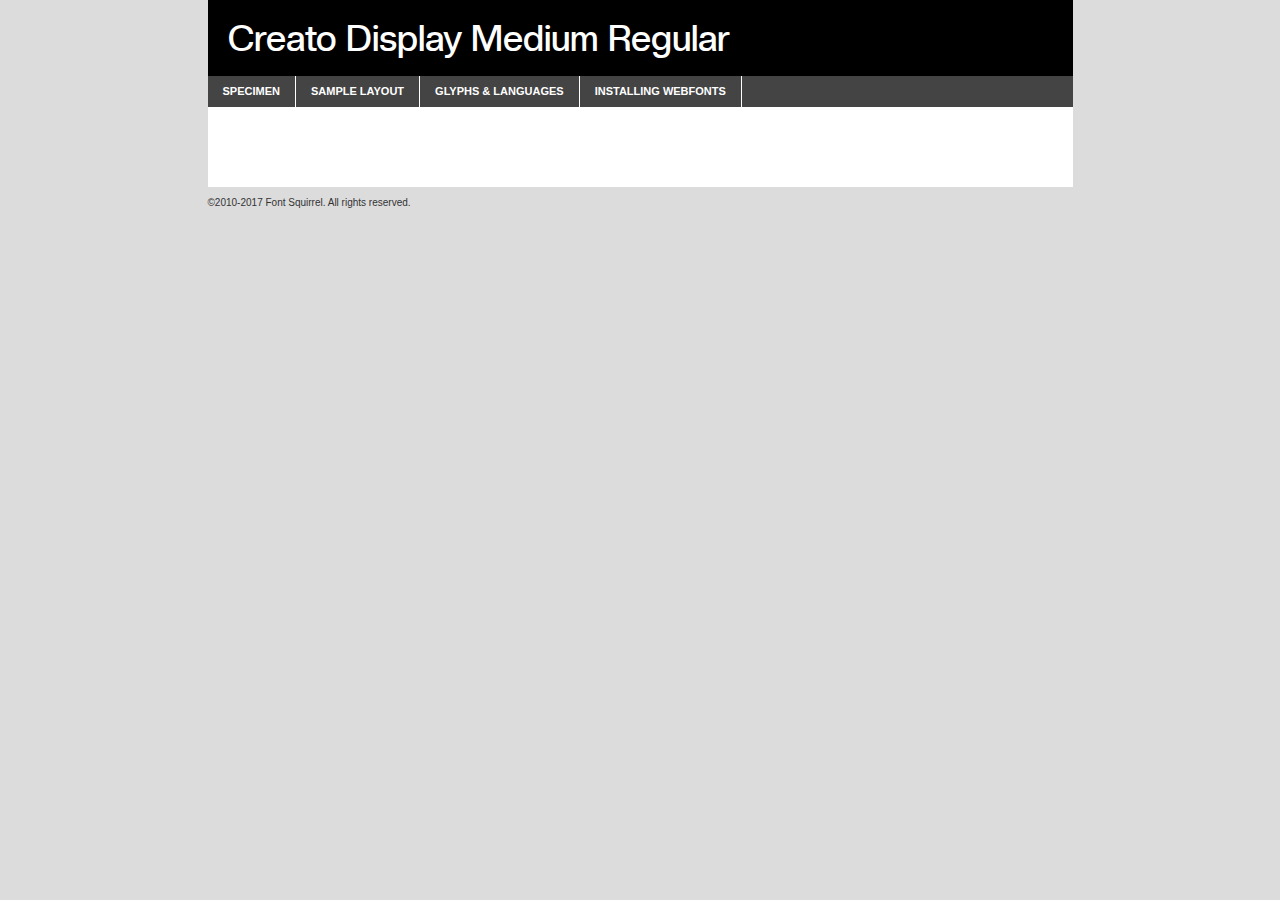
<file: fonts/creatodisplay-medium-demo.html>
<!DOCTYPE html PUBLIC "-//W3C//DTD XHTML 1.0 Transitional//EN"
	"http://www.w3.org/TR/xhtml1/DTD/xhtml1-transitional.dtd">

<html xmlns="http://www.w3.org/1999/xhtml" xml:lang="en" lang="en">
<head>
	<meta http-equiv="Content-Type" content="text/html; charset=utf-8" />
	<script src="http://ajax.googleapis.com/ajax/libs/jquery/1.7.2/jquery.min.js" type="text/javascript" charset="utf-8"></script>
	<script type="text/javascript">
	(function($){$.fn.easyTabs=function(option){var param=jQuery.extend({fadeSpeed:"fast",defaultContent:1,activeClass:'active'},option);$(this).each(function(){var thisId="#"+this.id;if(param.defaultContent==''){param.defaultContent=1;}
	if(typeof param.defaultContent=="number")
	{var defaultTab=$(thisId+" .tabs li:eq("+(param.defaultContent-1)+") a").attr('href').substr(1);}else{var defaultTab=param.defaultContent;}
	$(thisId+" .tabs li a").each(function(){var tabToHide=$(this).attr('href').substr(1);$("#"+tabToHide).addClass('easytabs-tab-content');});hideAll();changeContent(defaultTab);function hideAll(){$(thisId+" .easytabs-tab-content").hide();}
	function changeContent(tabId){hideAll();$(thisId+" .tabs li").removeClass(param.activeClass);$(thisId+" .tabs li a[href=#"+tabId+"]").closest('li').addClass(param.activeClass);if(param.fadeSpeed!="none")
	{$(thisId+" #"+tabId).fadeIn(param.fadeSpeed);}else{$(thisId+" #"+tabId).show();}}
	$(thisId+" .tabs li").click(function(){var tabId=$(this).find('a').attr('href').substr(1);changeContent(tabId);return false;});});}})(jQuery);
	</script>
	<link rel="stylesheet" href="specimen_files/specimen_stylesheet.css" type="text/css" charset="utf-8" />
	<link rel="stylesheet" href="stylesheet.css" type="text/css" charset="utf-8" />

	<style type="text/css">
					body{
				font-family: 'creato_displaymedium';
							}
		</style>

	<title>Creato Display Medium Regular Specimen</title>
	
	
	<script type="text/javascript" charset="utf-8">
		$(document).ready(function() {
			$('#container').easyTabs({defaultContent:1});
		});
	</script>
</head>

<body>
<div id="container">
	<div id="header">
		Creato Display Medium Regular	</div>
	<ul class="tabs">
		<li><a href="#specimen">Specimen</a></li>
		<li><a href="#layout">Sample Layout</a></li>
				<li><a href="#glyphs">Glyphs &amp; Languages</a></li>
		<li><a href="#installing">Installing Webfonts</a></li>
		
	</ul>
	
	<div id="main_content">

		
			<div id="specimen">
		
				<div class="section">
					<div class="grid12 firstcol">
						<div class="huge">AaBb</div>
					</div>
				</div>
		
				<div class="section">
					<div class="glyph_range">A&#x200B;B&#x200b;C&#x200b;D&#x200b;E&#x200b;F&#x200b;G&#x200b;H&#x200b;I&#x200b;J&#x200b;K&#x200b;L&#x200b;M&#x200b;N&#x200b;O&#x200b;P&#x200b;Q&#x200b;R&#x200b;S&#x200b;T&#x200b;U&#x200b;V&#x200b;W&#x200b;X&#x200b;Y&#x200b;Z&#x200b;a&#x200b;b&#x200b;c&#x200b;d&#x200b;e&#x200b;f&#x200b;g&#x200b;h&#x200b;i&#x200b;j&#x200b;k&#x200b;l&#x200b;m&#x200b;n&#x200b;o&#x200b;p&#x200b;q&#x200b;r&#x200b;s&#x200b;t&#x200b;u&#x200b;v&#x200b;w&#x200b;x&#x200b;y&#x200b;z&#x200b;1&#x200b;2&#x200b;3&#x200b;4&#x200b;5&#x200b;6&#x200b;7&#x200b;8&#x200b;9&#x200b;0&#x200b;&amp;&#x200b;.&#x200b;,&#x200b;?&#x200b;!&#x200b;&#64;&#x200b;(&#x200b;)&#x200b;#&#x200b;$&#x200b;%&#x200b;*&#x200b;+&#x200b;-&#x200b;=&#x200b;:&#x200b;;</div>
				</div>
				<div class="section">
					<div class="grid12 firstcol">
						<table class="sample_table">
							<tr><td>10</td><td class="size10">abcdefghijklmnopqrstuvwxyzABCDEFGHIJKLMNOPQRSTUVWXYZ0123456789abcdefghijklmnopqrstuvwxyzABCDEFGHIJKLMNOPQRSTUVWXYZ0123456789abcdefghijklmnopqrstuvwxyzABCDEFGHIJKLMNOPQRSTUVWXYZ</td></tr>
							<tr><td>11</td><td class="size11">abcdefghijklmnopqrstuvwxyzABCDEFGHIJKLMNOPQRSTUVWXYZ0123456789abcdefghijklmnopqrstuvwxyzABCDEFGHIJKLMNOPQRSTUVWXYZ0123456789abcdefghijklmnopqrstuvwxyzABCDEFGHIJKLMNOPQRSTUVWXYZ</td></tr>
							<tr><td>12</td><td class="size12">abcdefghijklmnopqrstuvwxyzABCDEFGHIJKLMNOPQRSTUVWXYZ0123456789abcdefghijklmnopqrstuvwxyzABCDEFGHIJKLMNOPQRSTUVWXYZ0123456789abcdefghijklmnopqrstuvwxyzABCDEFGHIJKLMNOPQRSTUVWXYZ</td></tr>
							<tr><td>13</td><td class="size13">abcdefghijklmnopqrstuvwxyzABCDEFGHIJKLMNOPQRSTUVWXYZ0123456789abcdefghijklmnopqrstuvwxyzABCDEFGHIJKLMNOPQRSTUVWXYZ0123456789abcdefghijklmnopqrstuvwxyzABCDEFGHIJKLMNOPQRSTUVWXYZ</td></tr>
							<tr><td>14</td><td class="size14">abcdefghijklmnopqrstuvwxyzABCDEFGHIJKLMNOPQRSTUVWXYZ0123456789abcdefghijklmnopqrstuvwxyzABCDEFGHIJKLMNOPQRSTUVWXYZ0123456789abcdefghijklmnopqrstuvwxyzABCDEFGHIJKLMNOPQRSTUVWXYZ</td></tr>
							<tr><td>16</td><td class="size16">abcdefghijklmnopqrstuvwxyzABCDEFGHIJKLMNOPQRSTUVWXYZ0123456789abcdefghijklmnopqrstuvwxyzABCDEFGHIJKLMNOPQRSTUVWXYZ</td></tr>
							<tr><td>18</td><td class="size18">abcdefghijklmnopqrstuvwxyzABCDEFGHIJKLMNOPQRSTUVWXYZ0123456789abcdefghijklmnopqrstuvwxyzABCDEFGHIJKLMNOPQRSTUVWXYZ</td></tr>
							<tr><td>20</td><td class="size20">abcdefghijklmnopqrstuvwxyzABCDEFGHIJKLMNOPQRSTUVWXYZ0123456789abcdefghijklmnopqrstuvwxyzABCDEFGHIJKLMNOPQRSTUVWXYZ</td></tr>
							<tr><td>24</td><td class="size24">abcdefghijklmnopqrstuvwxyzABCDEFGHIJKLMNOPQRSTUVWXYZ0123456789abcdefghijklmnopqrstuvwxyzABCDEFGHIJKLMNOPQRSTUVWXYZ</td></tr>
							<tr><td>30</td><td class="size30">abcdefghijklmnopqrstuvwxyzABCDEFGHIJKLMNOPQRSTUVWXYZ0123456789abcdefghijklmnopqrstuvwxyzABCDEFGHIJKLMNOPQRSTUVWXYZ</td></tr>
							<tr><td>36</td><td class="size36">abcdefghijklmnopqrstuvwxyzABCDEFGHIJKLMNOPQRSTUVWXYZ0123456789abcdefghijklmnopqrstuvwxyzABCDEFGHIJKLMNOPQRSTUVWXYZ</td></tr>
							<tr><td>48</td><td class="size48">abcdefghijklmnopqrstuvwxyzABCDEFGHIJKLMNOPQRSTUVWXYZ0123456789abcdefghijklmnopqrstuvwxyzABCDEFGHIJKLMNOPQRSTUVWXYZ</td></tr>
							<tr><td>60</td><td class="size60">abcdefghijklmnopqrstuvwxyzABCDEFGHIJKLMNOPQRSTUVWXYZ0123456789abcdefghijklmnopqrstuvwxyzABCDEFGHIJKLMNOPQRSTUVWXYZ</td></tr>
							<tr><td>72</td><td class="size72">abcdefghijklmnopqrstuvwxyzABCDEFGHIJKLMNOPQRSTUVWXYZ0123456789abcdefghijklmnopqrstuvwxyzABCDEFGHIJKLMNOPQRSTUVWXYZ</td></tr>
							<tr><td>90</td><td class="size90">abcdefghijklmnopqrstuvwxyzABCDEFGHIJKLMNOPQRSTUVWXYZ0123456789abcdefghijklmnopqrstuvwxyzABCDEFGHIJKLMNOPQRSTUVWXYZ</td></tr>
						</table>
				
					</div>
			
				</div>
		
		
		
								<div class="section" id="bodycomparison">


										<div id="xheight">
				<div class="fontbody">&#x25FC;&#x25FC;&#x25FC;&#x25FC;&#x25FC;&#x25FC;&#x25FC;&#x25FC;&#x25FC;&#x25FC;&#x25FC;&#x25FC;&#x25FC;&#x25FC;&#x25FC;&#x25FC;&#x25FC;&#x25FC;&#x25FC;&#x25FC;&#x25FC;&#x25FC;&#x25FC;&#x25FC;&#x25FC;&#x25FC;&#x25FC;&#x25FC;&#x25FC;&#x25FC;&#x25FC;&#x25FC;&#x25FC;&#x25FC;&#x25FC;&#x25FC;&#x25FC;&#x25FC;&#x25FC;&#x25FC;&#x25FC;&#x25FC;&#x25FC;&#x25FC;&#x25FC;&#x25FC;&#x25FC;&#x25FC;&#x25FC;&#x25FC;&#x25FC;&#x25FC;&#x25FC;&#x25FC;&#x25FC;&#x25FC;&#x25FC;&#x25FC;&#x25FC;&#x25FC;&#x25FC;&#x25FC;&#x25FC;&#x25FC;&#x25FC;&#x25FC;&#x25FC;&#x25FC;&#x25FC;&#x25FC;&#x25FC;&#x25FC;&#x25FC;&#x25FC;&#x25FC;&#x25FC;&#x25FC;&#x25FC;&#x25FC;&#x25FC;&#x25FC;&#x25FC;&#x25FC;&#x25FC;&#x25FC;&#x25FC;&#x25FC;&#x25FC;&#x25FC;&#x25FC;&#x25FC;&#x25FC;&#x25FC;&#x25FC;&#x25FC;&#x25FC;&#x25FC;&#x25FC;&#x25FC;body</div><div class="arialbody">body</div><div class="verdanabody">body</div><div class="georgiabody">body</div></div>
										<div class="fontbody" style="z-index:1">
											body<span>Creato Display Medium Regular</span>
										</div>
										<div class="arialbody" style="z-index:1">
											body<span>Arial</span>
										</div>
										<div class="verdanabody" style="z-index:1">
											body<span>Verdana</span>
										</div>
										<div class="georgiabody" style="z-index:1">
											body<span>Georgia</span>
										</div>



								</div>
		
		
				<div class="section psample psample_row1" id="">
					
					<div class="grid2 firstcol">
						<p class="size10"><span>10.</span>Aenean lacinia bibendum nulla sed consectetur. Fusce dapibus, tellus ac cursus commodo, tortor mauris condimentum nibh, ut fermentum massa justo sit amet risus. Nullam id dolor id nibh ultricies vehicula ut id elit. Cum sociis natoque penatibus et magnis dis parturient montes, nascetur ridiculus mus. Nulla vitae elit libero, a pharetra augue.</p>
			
					</div>
					<div class="grid3">
						<p class="size11"><span>11.</span>Aenean lacinia bibendum nulla sed consectetur. Fusce dapibus, tellus ac cursus commodo, tortor mauris condimentum nibh, ut fermentum massa justo sit amet risus. Nullam id dolor id nibh ultricies vehicula ut id elit. Cum sociis natoque penatibus et magnis dis parturient montes, nascetur ridiculus mus. Nulla vitae elit libero, a pharetra augue.</p>
			
					</div>
					<div class="grid3">
						<p class="size12"><span>12.</span>Aenean lacinia bibendum nulla sed consectetur. Fusce dapibus, tellus ac cursus commodo, tortor mauris condimentum nibh, ut fermentum massa justo sit amet risus. Nullam id dolor id nibh ultricies vehicula ut id elit. Cum sociis natoque penatibus et magnis dis parturient montes, nascetur ridiculus mus. Nulla vitae elit libero, a pharetra augue.</p>
			
					</div>
					<div class="grid4">
						<p class="size13"><span>13.</span>Aenean lacinia bibendum nulla sed consectetur. Fusce dapibus, tellus ac cursus commodo, tortor mauris condimentum nibh, ut fermentum massa justo sit amet risus. Nullam id dolor id nibh ultricies vehicula ut id elit. Cum sociis natoque penatibus et magnis dis parturient montes, nascetur ridiculus mus. Nulla vitae elit libero, a pharetra augue.</p>
			
					</div>
					<div class="white_blend"></div>
					
				</div>
				<div class="section psample psample_row2" id="">
					<div class="grid3 firstcol">
						<p class="size14"><span>14.</span>Aenean lacinia bibendum nulla sed consectetur. Fusce dapibus, tellus ac cursus commodo, tortor mauris condimentum nibh, ut fermentum massa justo sit amet risus. Nullam id dolor id nibh ultricies vehicula ut id elit. Cum sociis natoque penatibus et magnis dis parturient montes, nascetur ridiculus mus. Nulla vitae elit libero, a pharetra augue.</p>
			
					</div>
					<div class="grid4">
						<p class="size16"><span>16.</span>Aenean lacinia bibendum nulla sed consectetur. Fusce dapibus, tellus ac cursus commodo, tortor mauris condimentum nibh, ut fermentum massa justo sit amet risus. Nullam id dolor id nibh ultricies vehicula ut id elit. Cum sociis natoque penatibus et magnis dis parturient montes, nascetur ridiculus mus. Nulla vitae elit libero, a pharetra augue.</p>
			
					</div>
					<div class="grid5">
						<p class="size18"><span>18.</span>Aenean lacinia bibendum nulla sed consectetur. Fusce dapibus, tellus ac cursus commodo, tortor mauris condimentum nibh, ut fermentum massa justo sit amet risus. Nullam id dolor id nibh ultricies vehicula ut id elit. Cum sociis natoque penatibus et magnis dis parturient montes, nascetur ridiculus mus. Nulla vitae elit libero, a pharetra augue.</p>
			
					</div>

					<div class="white_blend"></div>

				</div>
				
				<div class="section psample psample_row3" id="">
					<div class="grid5 firstcol">
						<p class="size20"><span>20.</span>Aenean lacinia bibendum nulla sed consectetur. Fusce dapibus, tellus ac cursus commodo, tortor mauris condimentum nibh, ut fermentum massa justo sit amet risus. Nullam id dolor id nibh ultricies vehicula ut id elit. Cum sociis natoque penatibus et magnis dis parturient montes, nascetur ridiculus mus. Nulla vitae elit libero, a pharetra augue.</p>
					</div>
					<div class="grid7">
						<p class="size24"><span>24.</span>Aenean lacinia bibendum nulla sed consectetur. Fusce dapibus, tellus ac cursus commodo, tortor mauris condimentum nibh, ut fermentum massa justo sit amet risus. Nullam id dolor id nibh ultricies vehicula ut id elit. Cum sociis natoque penatibus et magnis dis parturient montes, nascetur ridiculus mus. Nulla vitae elit libero, a pharetra augue.</p>
					</div>
					
					<div class="white_blend"></div>
					
				</div>
				
				<div class="section psample psample_row4" id="">
					<div class="grid12 firstcol">
						<p class="size30"><span>30.</span>Aenean lacinia bibendum nulla sed consectetur. Fusce dapibus, tellus ac cursus commodo, tortor mauris condimentum nibh, ut fermentum massa justo sit amet risus. Nullam id dolor id nibh ultricies vehicula ut id elit. Cum sociis natoque penatibus et magnis dis parturient montes, nascetur ridiculus mus. Nulla vitae elit libero, a pharetra augue.</p>
					</div>
					<div class="white_blend"></div>
					
				</div>
				
				
				
				<div class="section psample psample_row1 fullreverse">
					<div class="grid2 firstcol">
						<p class="size10"><span>10.</span>Aenean lacinia bibendum nulla sed consectetur. Fusce dapibus, tellus ac cursus commodo, tortor mauris condimentum nibh, ut fermentum massa justo sit amet risus. Nullam id dolor id nibh ultricies vehicula ut id elit. Cum sociis natoque penatibus et magnis dis parturient montes, nascetur ridiculus mus. Nulla vitae elit libero, a pharetra augue.</p>
			
					</div>
					<div class="grid3">
						<p class="size11"><span>11.</span>Aenean lacinia bibendum nulla sed consectetur. Fusce dapibus, tellus ac cursus commodo, tortor mauris condimentum nibh, ut fermentum massa justo sit amet risus. Nullam id dolor id nibh ultricies vehicula ut id elit. Cum sociis natoque penatibus et magnis dis parturient montes, nascetur ridiculus mus. Nulla vitae elit libero, a pharetra augue.</p>
			
					</div>
					<div class="grid3">
						<p class="size12"><span>12.</span>Aenean lacinia bibendum nulla sed consectetur. Fusce dapibus, tellus ac cursus commodo, tortor mauris condimentum nibh, ut fermentum massa justo sit amet risus. Nullam id dolor id nibh ultricies vehicula ut id elit. Cum sociis natoque penatibus et magnis dis parturient montes, nascetur ridiculus mus. Nulla vitae elit libero, a pharetra augue.</p>
			
					</div>
					<div class="grid4">
						<p class="size13"><span>13.</span>Aenean lacinia bibendum nulla sed consectetur. Fusce dapibus, tellus ac cursus commodo, tortor mauris condimentum nibh, ut fermentum massa justo sit amet risus. Nullam id dolor id nibh ultricies vehicula ut id elit. Cum sociis natoque penatibus et magnis dis parturient montes, nascetur ridiculus mus. Nulla vitae elit libero, a pharetra augue.</p>
			
					</div>
					<div class="black_blend"></div>
					
				</div>
				
				<div class="section psample psample_row2 fullreverse">
					<div class="grid3 firstcol">
						<p class="size14"><span>14.</span>Aenean lacinia bibendum nulla sed consectetur. Fusce dapibus, tellus ac cursus commodo, tortor mauris condimentum nibh, ut fermentum massa justo sit amet risus. Nullam id dolor id nibh ultricies vehicula ut id elit. Cum sociis natoque penatibus et magnis dis parturient montes, nascetur ridiculus mus. Nulla vitae elit libero, a pharetra augue.</p>
			
					</div>
					<div class="grid4">
						<p class="size16"><span>16.</span>Aenean lacinia bibendum nulla sed consectetur. Fusce dapibus, tellus ac cursus commodo, tortor mauris condimentum nibh, ut fermentum massa justo sit amet risus. Nullam id dolor id nibh ultricies vehicula ut id elit. Cum sociis natoque penatibus et magnis dis parturient montes, nascetur ridiculus mus. Nulla vitae elit libero, a pharetra augue.</p>
			
					</div>
					<div class="grid5">
						<p class="size18"><span>18.</span>Aenean lacinia bibendum nulla sed consectetur. Fusce dapibus, tellus ac cursus commodo, tortor mauris condimentum nibh, ut fermentum massa justo sit amet risus. Nullam id dolor id nibh ultricies vehicula ut id elit. Cum sociis natoque penatibus et magnis dis parturient montes, nascetur ridiculus mus. Nulla vitae elit libero, a pharetra augue.</p>
			
					</div>
					<div class="black_blend"></div>

				</div>
				
				<div class="section psample fullreverse psample_row3" id="">
					<div class="grid5 firstcol">
						<p class="size20"><span>20.</span>Aenean lacinia bibendum nulla sed consectetur. Fusce dapibus, tellus ac cursus commodo, tortor mauris condimentum nibh, ut fermentum massa justo sit amet risus. Nullam id dolor id nibh ultricies vehicula ut id elit. Cum sociis natoque penatibus et magnis dis parturient montes, nascetur ridiculus mus. Nulla vitae elit libero, a pharetra augue.</p>
					</div>
					<div class="grid7">
						<p class="size24"><span>24.</span>Aenean lacinia bibendum nulla sed consectetur. Fusce dapibus, tellus ac cursus commodo, tortor mauris condimentum nibh, ut fermentum massa justo sit amet risus. Nullam id dolor id nibh ultricies vehicula ut id elit. Cum sociis natoque penatibus et magnis dis parturient montes, nascetur ridiculus mus. Nulla vitae elit libero, a pharetra augue.</p>
					</div>
					
					<div class="black_blend"></div>
					
				</div>
				
				<div class="section psample fullreverse psample_row4" id="" style="border-bottom: 20px #000 solid;">
					<div class="grid12 firstcol">
						<p class="size30"><span>30.</span>Aenean lacinia bibendum nulla sed consectetur. Fusce dapibus, tellus ac cursus commodo, tortor mauris condimentum nibh, ut fermentum massa justo sit amet risus. Nullam id dolor id nibh ultricies vehicula ut id elit. Cum sociis natoque penatibus et magnis dis parturient montes, nascetur ridiculus mus. Nulla vitae elit libero, a pharetra augue.</p>
					</div>
					<div class="black_blend"></div>
					
				</div>
				
				
				
				
			</div>
			
			<div id="layout">
				
				<div class="section">
					
					<div class="grid12 firstcol">
						<h1>Lorem Ipsum Dolor</h1>
						<h2>Etiam porta sem malesuada magna mollis euismod</h2>
						
						<p class="byline">By <a href="#link">Aenean Lacinia</a></p>
					</div>
				</div>
				<div class="section">
					<div class="grid8 firstcol">
						<p class="large">Donec sed odio dui. Morbi leo risus, porta ac consectetur ac, vestibulum at eros. Fusce dapibus, tellus ac cursus commodo, tortor mauris condimentum nibh, ut fermentum massa justo sit amet risus. </p>

						
						<h3>Pellentesque ornare sem</h3>

						<p>Maecenas sed diam eget risus varius blandit sit amet non magna. Maecenas faucibus mollis interdum. Donec ullamcorper nulla non metus auctor fringilla. Nullam id dolor id nibh ultricies vehicula ut id elit. Nullam id dolor id nibh ultricies vehicula ut id elit. </p>

						<p>Aenean eu leo quam. Pellentesque ornare sem lacinia quam venenatis vestibulum. Lorem ipsum dolor sit amet, consectetur adipiscing elit. Cum sociis natoque penatibus et magnis dis parturient montes, nascetur ridiculus mus. </p>

						<p>Nulla vitae elit libero, a pharetra augue. Praesent commodo cursus magna, vel scelerisque nisl consectetur et. Aenean lacinia bibendum nulla sed consectetur. </p>

						<p>Nullam quis risus eget urna mollis ornare vel eu leo. Nullam quis risus eget urna mollis ornare vel eu leo. Maecenas sed diam eget risus varius blandit sit amet non magna. Donec ullamcorper nulla non metus auctor fringilla. </p>

						<h3>Cras mattis consectetur</h3>

						<p>Aenean eu leo quam. Pellentesque ornare sem lacinia quam venenatis vestibulum. Aenean lacinia bibendum nulla sed consectetur. Integer posuere erat a ante venenatis dapibus posuere velit aliquet. Cras mattis consectetur purus sit amet fermentum. </p>

						<p>Nullam id dolor id nibh ultricies vehicula ut id elit. Nullam quis risus eget urna mollis ornare vel eu leo. Cras mattis consectetur purus sit amet fermentum.</p>
					</div>
					
					<div class="grid4 sidebar">
						
						<div class="box reverse">
							<p class="last">Nullam quis risus eget urna mollis ornare vel eu leo. Donec ullamcorper nulla non metus auctor fringilla. Cras mattis consectetur purus sit amet fermentum. Sed posuere consectetur est at lobortis. Lorem ipsum dolor sit amet, consectetur adipiscing elit. </p>
						</div>
						
						<p class="caption">Maecenas sed diam eget risus varius.</p>

						<p>Vestibulum id ligula porta felis euismod semper. Integer posuere erat a ante venenatis dapibus posuere velit aliquet. Vestibulum id ligula porta felis euismod semper. Sed posuere consectetur est at lobortis. Maecenas sed diam eget risus varius blandit sit amet non magna. Fusce dapibus, tellus ac cursus commodo, tortor mauris condimentum nibh, ut fermentum massa justo sit amet risus. </p>

					

						<p>Duis mollis, est non commodo luctus, nisi erat porttitor ligula, eget lacinia odio sem nec elit. Aenean lacinia bibendum nulla sed consectetur. Vivamus sagittis lacus vel augue laoreet rutrum faucibus dolor auctor. Aenean lacinia bibendum nulla sed consectetur. Nullam quis risus eget urna mollis ornare vel eu leo. </p>

						<p>Praesent commodo cursus magna, vel scelerisque nisl consectetur et. Donec ullamcorper nulla non metus auctor fringilla. Maecenas faucibus mollis interdum. Fusce dapibus, tellus ac cursus commodo, tortor mauris condimentum nibh, ut fermentum massa justo sit amet risus. </p>

					</div>
				</div>
				
			</div>


			



		<div id="glyphs">
			<div class="section">
				<div class="grid12 firstcol">
			
				<h1>Language Support</h1>
				<p>The subset of Creato Display Medium Regular in this kit supports the following languages:<br />
			
					Albanian, Basque, Breton, Chamorro, Danish, Dutch, English, Faroese, Finnish, French, Frisian, Galician, German, Icelandic, Italian, Malagasy, Norwegian, Portuguese, Spanish, Alsatian, Aragonese, Arapaho, Arrernte, Asturian, Aymara, Bislama, Cebuano, Corsican, Fijian, French_creole, Genoese, Gilbertese, Greenlandic, Haitian_creole, Hiligaynon, Hmong, Hopi, Ibanag, Iloko_ilokano, Indonesian, Interglossa_glosa, Interlingua, Irish_gaelic, Jerriais, Lojban, Lombard, Luxembourgeois, Manx, Mohawk, Norfolk_pitcairnese, Occitan, Oromo, Pangasinan, Papiamento, Piedmontese, Potawatomi, Rhaeto-romance, Romansh, Rotokas, Sami_lule, Samoan, Sardinian, Scots_gaelic, Seychelles_creole, Shona, Sicilian, Somali, Southern_ndebele, Swahili, Swati_swazi, Tagalog_filipino_pilipino, Tetum, Tok_pisin, Uyghur_latinized, Volapuk, Walloon, Warlpiri, Xhosa, Yapese, Zulu, Latinbasic, Ubasic, Demo				</p>
				<h1>Glyph Chart</h1>
				<p>The subset of Creato Display Medium Regular in this kit includes all the glyphs listed below. Unicode entities are included above each glyph to help you insert individual characters into your layout.</p>
				<div id="glyph_chart">
			
																														 <div><p>&amp;#13;</p>&#13;</div>
																				 <div><p>&amp;#32;</p>&#32;</div>
																				 <div><p>&amp;#33;</p>&#33;</div>
																				 <div><p>&amp;#34;</p>&#34;</div>
																				 <div><p>&amp;#35;</p>&#35;</div>
																				 <div><p>&amp;#36;</p>&#36;</div>
																				 <div><p>&amp;#37;</p>&#37;</div>
																				 <div><p>&amp;#38;</p>&#38;</div>
																				 <div><p>&amp;#39;</p>&#39;</div>
																				 <div><p>&amp;#40;</p>&#40;</div>
																				 <div><p>&amp;#41;</p>&#41;</div>
																				 <div><p>&amp;#42;</p>&#42;</div>
																				 <div><p>&amp;#43;</p>&#43;</div>
																				 <div><p>&amp;#44;</p>&#44;</div>
																				 <div><p>&amp;#45;</p>&#45;</div>
																				 <div><p>&amp;#46;</p>&#46;</div>
																				 <div><p>&amp;#47;</p>&#47;</div>
																				 <div><p>&amp;#48;</p>&#48;</div>
																				 <div><p>&amp;#49;</p>&#49;</div>
																				 <div><p>&amp;#50;</p>&#50;</div>
																				 <div><p>&amp;#51;</p>&#51;</div>
																				 <div><p>&amp;#52;</p>&#52;</div>
																				 <div><p>&amp;#53;</p>&#53;</div>
																				 <div><p>&amp;#54;</p>&#54;</div>
																				 <div><p>&amp;#55;</p>&#55;</div>
																				 <div><p>&amp;#56;</p>&#56;</div>
																				 <div><p>&amp;#57;</p>&#57;</div>
																				 <div><p>&amp;#58;</p>&#58;</div>
																				 <div><p>&amp;#59;</p>&#59;</div>
																				 <div><p>&amp;#60;</p>&#60;</div>
																				 <div><p>&amp;#61;</p>&#61;</div>
																				 <div><p>&amp;#62;</p>&#62;</div>
																				 <div><p>&amp;#63;</p>&#63;</div>
																				 <div><p>&amp;#64;</p>&#64;</div>
																				 <div><p>&amp;#65;</p>&#65;</div>
																				 <div><p>&amp;#66;</p>&#66;</div>
																				 <div><p>&amp;#67;</p>&#67;</div>
																				 <div><p>&amp;#68;</p>&#68;</div>
																				 <div><p>&amp;#69;</p>&#69;</div>
																				 <div><p>&amp;#70;</p>&#70;</div>
																				 <div><p>&amp;#71;</p>&#71;</div>
																				 <div><p>&amp;#72;</p>&#72;</div>
																				 <div><p>&amp;#73;</p>&#73;</div>
																				 <div><p>&amp;#74;</p>&#74;</div>
																				 <div><p>&amp;#75;</p>&#75;</div>
																				 <div><p>&amp;#76;</p>&#76;</div>
																				 <div><p>&amp;#77;</p>&#77;</div>
																				 <div><p>&amp;#78;</p>&#78;</div>
																				 <div><p>&amp;#79;</p>&#79;</div>
																				 <div><p>&amp;#80;</p>&#80;</div>
																				 <div><p>&amp;#81;</p>&#81;</div>
																				 <div><p>&amp;#82;</p>&#82;</div>
																				 <div><p>&amp;#83;</p>&#83;</div>
																				 <div><p>&amp;#84;</p>&#84;</div>
																				 <div><p>&amp;#85;</p>&#85;</div>
																				 <div><p>&amp;#86;</p>&#86;</div>
																				 <div><p>&amp;#87;</p>&#87;</div>
																				 <div><p>&amp;#88;</p>&#88;</div>
																				 <div><p>&amp;#89;</p>&#89;</div>
																				 <div><p>&amp;#90;</p>&#90;</div>
																				 <div><p>&amp;#91;</p>&#91;</div>
																				 <div><p>&amp;#92;</p>&#92;</div>
																				 <div><p>&amp;#93;</p>&#93;</div>
																				 <div><p>&amp;#94;</p>&#94;</div>
																				 <div><p>&amp;#95;</p>&#95;</div>
																				 <div><p>&amp;#96;</p>&#96;</div>
																				 <div><p>&amp;#97;</p>&#97;</div>
																				 <div><p>&amp;#98;</p>&#98;</div>
																				 <div><p>&amp;#99;</p>&#99;</div>
																				 <div><p>&amp;#100;</p>&#100;</div>
																				 <div><p>&amp;#101;</p>&#101;</div>
																				 <div><p>&amp;#102;</p>&#102;</div>
																				 <div><p>&amp;#103;</p>&#103;</div>
																				 <div><p>&amp;#104;</p>&#104;</div>
																				 <div><p>&amp;#105;</p>&#105;</div>
																				 <div><p>&amp;#106;</p>&#106;</div>
																				 <div><p>&amp;#107;</p>&#107;</div>
																				 <div><p>&amp;#108;</p>&#108;</div>
																				 <div><p>&amp;#109;</p>&#109;</div>
																				 <div><p>&amp;#110;</p>&#110;</div>
																				 <div><p>&amp;#111;</p>&#111;</div>
																				 <div><p>&amp;#112;</p>&#112;</div>
																				 <div><p>&amp;#113;</p>&#113;</div>
																				 <div><p>&amp;#114;</p>&#114;</div>
																				 <div><p>&amp;#115;</p>&#115;</div>
																				 <div><p>&amp;#116;</p>&#116;</div>
																				 <div><p>&amp;#117;</p>&#117;</div>
																				 <div><p>&amp;#118;</p>&#118;</div>
																				 <div><p>&amp;#119;</p>&#119;</div>
																				 <div><p>&amp;#120;</p>&#120;</div>
																				 <div><p>&amp;#121;</p>&#121;</div>
																				 <div><p>&amp;#122;</p>&#122;</div>
																				 <div><p>&amp;#123;</p>&#123;</div>
																				 <div><p>&amp;#124;</p>&#124;</div>
																				 <div><p>&amp;#125;</p>&#125;</div>
																				 <div><p>&amp;#126;</p>&#126;</div>
																				 <div><p>&amp;#160;</p>&#160;</div>
																				 <div><p>&amp;#161;</p>&#161;</div>
																				 <div><p>&amp;#162;</p>&#162;</div>
																				 <div><p>&amp;#163;</p>&#163;</div>
																				 <div><p>&amp;#164;</p>&#164;</div>
																				 <div><p>&amp;#165;</p>&#165;</div>
																				 <div><p>&amp;#166;</p>&#166;</div>
																				 <div><p>&amp;#167;</p>&#167;</div>
																				 <div><p>&amp;#168;</p>&#168;</div>
																				 <div><p>&amp;#169;</p>&#169;</div>
																				 <div><p>&amp;#170;</p>&#170;</div>
																				 <div><p>&amp;#171;</p>&#171;</div>
																				 <div><p>&amp;#172;</p>&#172;</div>
																				 <div><p>&amp;#173;</p>&#173;</div>
																				 <div><p>&amp;#174;</p>&#174;</div>
																				 <div><p>&amp;#175;</p>&#175;</div>
																				 <div><p>&amp;#176;</p>&#176;</div>
																				 <div><p>&amp;#177;</p>&#177;</div>
																				 <div><p>&amp;#178;</p>&#178;</div>
																				 <div><p>&amp;#179;</p>&#179;</div>
																				 <div><p>&amp;#180;</p>&#180;</div>
																				 <div><p>&amp;#181;</p>&#181;</div>
																				 <div><p>&amp;#182;</p>&#182;</div>
																				 <div><p>&amp;#183;</p>&#183;</div>
																				 <div><p>&amp;#184;</p>&#184;</div>
																				 <div><p>&amp;#185;</p>&#185;</div>
																				 <div><p>&amp;#186;</p>&#186;</div>
																				 <div><p>&amp;#187;</p>&#187;</div>
																				 <div><p>&amp;#188;</p>&#188;</div>
																				 <div><p>&amp;#189;</p>&#189;</div>
																				 <div><p>&amp;#190;</p>&#190;</div>
																				 <div><p>&amp;#191;</p>&#191;</div>
																				 <div><p>&amp;#192;</p>&#192;</div>
																				 <div><p>&amp;#193;</p>&#193;</div>
																				 <div><p>&amp;#194;</p>&#194;</div>
																				 <div><p>&amp;#195;</p>&#195;</div>
																				 <div><p>&amp;#196;</p>&#196;</div>
																				 <div><p>&amp;#197;</p>&#197;</div>
																				 <div><p>&amp;#198;</p>&#198;</div>
																				 <div><p>&amp;#199;</p>&#199;</div>
																				 <div><p>&amp;#200;</p>&#200;</div>
																				 <div><p>&amp;#201;</p>&#201;</div>
																				 <div><p>&amp;#202;</p>&#202;</div>
																				 <div><p>&amp;#203;</p>&#203;</div>
																				 <div><p>&amp;#204;</p>&#204;</div>
																				 <div><p>&amp;#205;</p>&#205;</div>
																				 <div><p>&amp;#206;</p>&#206;</div>
																				 <div><p>&amp;#207;</p>&#207;</div>
																				 <div><p>&amp;#208;</p>&#208;</div>
																				 <div><p>&amp;#209;</p>&#209;</div>
																				 <div><p>&amp;#210;</p>&#210;</div>
																				 <div><p>&amp;#211;</p>&#211;</div>
																				 <div><p>&amp;#212;</p>&#212;</div>
																				 <div><p>&amp;#213;</p>&#213;</div>
																				 <div><p>&amp;#214;</p>&#214;</div>
																				 <div><p>&amp;#215;</p>&#215;</div>
																				 <div><p>&amp;#216;</p>&#216;</div>
																				 <div><p>&amp;#217;</p>&#217;</div>
																				 <div><p>&amp;#218;</p>&#218;</div>
																				 <div><p>&amp;#219;</p>&#219;</div>
																				 <div><p>&amp;#220;</p>&#220;</div>
																				 <div><p>&amp;#221;</p>&#221;</div>
																				 <div><p>&amp;#222;</p>&#222;</div>
																				 <div><p>&amp;#223;</p>&#223;</div>
																				 <div><p>&amp;#224;</p>&#224;</div>
																				 <div><p>&amp;#225;</p>&#225;</div>
																				 <div><p>&amp;#226;</p>&#226;</div>
																				 <div><p>&amp;#227;</p>&#227;</div>
																				 <div><p>&amp;#228;</p>&#228;</div>
																				 <div><p>&amp;#229;</p>&#229;</div>
																				 <div><p>&amp;#230;</p>&#230;</div>
																				 <div><p>&amp;#231;</p>&#231;</div>
																				 <div><p>&amp;#232;</p>&#232;</div>
																				 <div><p>&amp;#233;</p>&#233;</div>
																				 <div><p>&amp;#234;</p>&#234;</div>
																				 <div><p>&amp;#235;</p>&#235;</div>
																				 <div><p>&amp;#236;</p>&#236;</div>
																				 <div><p>&amp;#237;</p>&#237;</div>
																				 <div><p>&amp;#238;</p>&#238;</div>
																				 <div><p>&amp;#239;</p>&#239;</div>
																				 <div><p>&amp;#240;</p>&#240;</div>
																				 <div><p>&amp;#241;</p>&#241;</div>
																				 <div><p>&amp;#242;</p>&#242;</div>
																				 <div><p>&amp;#243;</p>&#243;</div>
																				 <div><p>&amp;#244;</p>&#244;</div>
																				 <div><p>&amp;#245;</p>&#245;</div>
																				 <div><p>&amp;#246;</p>&#246;</div>
																				 <div><p>&amp;#247;</p>&#247;</div>
																				 <div><p>&amp;#248;</p>&#248;</div>
																				 <div><p>&amp;#249;</p>&#249;</div>
																				 <div><p>&amp;#250;</p>&#250;</div>
																				 <div><p>&amp;#251;</p>&#251;</div>
																				 <div><p>&amp;#252;</p>&#252;</div>
																				 <div><p>&amp;#253;</p>&#253;</div>
																				 <div><p>&amp;#254;</p>&#254;</div>
																				 <div><p>&amp;#255;</p>&#255;</div>
																				 <div><p>&amp;#338;</p>&#338;</div>
																				 <div><p>&amp;#339;</p>&#339;</div>
																				 <div><p>&amp;#376;</p>&#376;</div>
																				 <div><p>&amp;#710;</p>&#710;</div>
																				 <div><p>&amp;#732;</p>&#732;</div>
																				 <div><p>&amp;#8192;</p>&#8192;</div>
																				 <div><p>&amp;#8193;</p>&#8193;</div>
																				 <div><p>&amp;#8194;</p>&#8194;</div>
																				 <div><p>&amp;#8195;</p>&#8195;</div>
																				 <div><p>&amp;#8196;</p>&#8196;</div>
																				 <div><p>&amp;#8197;</p>&#8197;</div>
																				 <div><p>&amp;#8198;</p>&#8198;</div>
																				 <div><p>&amp;#8199;</p>&#8199;</div>
																				 <div><p>&amp;#8200;</p>&#8200;</div>
																				 <div><p>&amp;#8201;</p>&#8201;</div>
																				 <div><p>&amp;#8202;</p>&#8202;</div>
																				 <div><p>&amp;#8208;</p>&#8208;</div>
																				 <div><p>&amp;#8209;</p>&#8209;</div>
																				 <div><p>&amp;#8210;</p>&#8210;</div>
																				 <div><p>&amp;#8211;</p>&#8211;</div>
																				 <div><p>&amp;#8212;</p>&#8212;</div>
																				 <div><p>&amp;#8216;</p>&#8216;</div>
																				 <div><p>&amp;#8217;</p>&#8217;</div>
																				 <div><p>&amp;#8218;</p>&#8218;</div>
																				 <div><p>&amp;#8220;</p>&#8220;</div>
																				 <div><p>&amp;#8221;</p>&#8221;</div>
																				 <div><p>&amp;#8222;</p>&#8222;</div>
																				 <div><p>&amp;#8226;</p>&#8226;</div>
																				 <div><p>&amp;#8230;</p>&#8230;</div>
																				 <div><p>&amp;#8239;</p>&#8239;</div>
																				 <div><p>&amp;#8249;</p>&#8249;</div>
																				 <div><p>&amp;#8250;</p>&#8250;</div>
																				 <div><p>&amp;#8287;</p>&#8287;</div>
																				 <div><p>&amp;#8364;</p>&#8364;</div>
																				 <div><p>&amp;#8482;</p>&#8482;</div>
																				 <div><p>&amp;#9724;</p>&#9724;</div>
																																																</div>	
				</div>
		
		
			</div>
		</div>
		
		
		<div id="specs">
			
		</div>
	
		<div id="installing">
			<div class="section">
				<div class="grid7 firstcol">
					<h1>Installing Webfonts</h1>
					
					<p>Webfonts are supported by all major browser platforms but not all in the same way. There are currently four different font formats that must be included in order to target all browsers. This includes TTF, WOFF, EOT and SVG.</p>
					
					<h2>1. Upload your webfonts</h2>
					<p>You must upload your webfont kit to your website. They should be in or near the same directory as your CSS files.</p>
					
					<h2>2. Include the webfont stylesheet</h2>
					<p>A special CSS @font-face declaration helps the various browsers select the appropriate font it needs without causing you a bunch of headaches. Learn more about this syntax by reading the <a href="https://www.fontspring.com/blog/further-hardening-of-the-bulletproof-syntax">Fontspring blog post</a> about it. The code for it is as follows:</p>


<code>
@font-face{ 
	font-family: 'MyWebFont';
	src: url('WebFont.eot');
	src: url('WebFont.eot?#iefix') format('embedded-opentype'),
	     url('WebFont.woff') format('woff'),
	     url('WebFont.ttf') format('truetype'),
	     url('WebFont.svg#webfont') format('svg');
}
</code>

	<p>We've already gone ahead and generated the code for you. All you have to do is link to the stylesheet in your HTML, like this:</p>
	<code>&lt;link rel=&quot;stylesheet&quot; href=&quot;stylesheet.css&quot; type=&quot;text/css&quot; charset=&quot;utf-8&quot; /&gt;</code>

					<h2>3. Modify your own stylesheet</h2>
					<p>To take advantage of your new fonts, you must tell your stylesheet to use them. Look at the original @font-face declaration above and find the property called "font-family." The name linked there will be what you use to reference the font. Prepend that webfont name to the font stack in the "font-family" property, inside the selector you want to change. For example:</p>
<code>p { font-family: 'WebFont', Arial, sans-serif; }</code>

<h2>4. Test</h2>
<p>Getting webfonts to work cross-browser <em>can</em> be tricky. Use the information in the sidebar to help you if you find that fonts aren't loading in a particular browser.</p>
				</div>
				
				<div class="grid5 sidebar">
					<div class="box">
						<h2>Troubleshooting<br />Font-Face Problems</h2>
						<p>Having trouble getting your webfonts to load in your new website? Here are some tips to sort out what might be the problem.</p>

						<h3>Fonts not showing in any browser</h3>

						<p>This sounds like you need to work on the plumbing. You either did not upload the fonts to the correct directory, or you did not link the fonts properly in the CSS. If you've confirmed that all this is correct and you still have a problem, take a look at your .htaccess file and see if requests are getting intercepted.</p>

						<h3>Fonts not loading in iPhone or iPad</h3>

						<p>The most common problem here is that you are serving the fonts from an IIS server. IIS refuses to serve files that have unknown MIME types. If that is the case, you must set the MIME type for SVG to "image/svg+xml" in the server settings. Follow these instructions from Microsoft if you need help.</p>

						<h3>Fonts not loading in Firefox</h3>

						<p>The primary reason for this failure? You are still using a version Firefox older than 3.5. So upgrade already! If that isn't it, then you are very likely serving fonts from a different domain. Firefox requires that all font assets be served from the same domain. Lastly it is possible that you need to add WOFF to your list of MIME types (if you are serving via IIS.)</p>

						<h3>Fonts not loading in IE</h3>

						<p>Are you looking at Internet Explorer on an actual Windows machine or are you cheating by using a service like Adobe BrowserLab? Many of these screenshot services do not render @font-face for IE. Best to test it on a real machine.</p>

						<h3>Fonts not loading in IE9</h3>

						<p>IE9, like Firefox, requires that fonts be served from the same domain as the website. Make sure that is the case.</p>
					</div>
				</div>
			</div>
			
		</div>
	
	</div>
	<div id="footer">
		<p>&copy;2010-2017 Font Squirrel. All rights reserved.</p>
	</div>
</div>
</body>
</html>
</file>
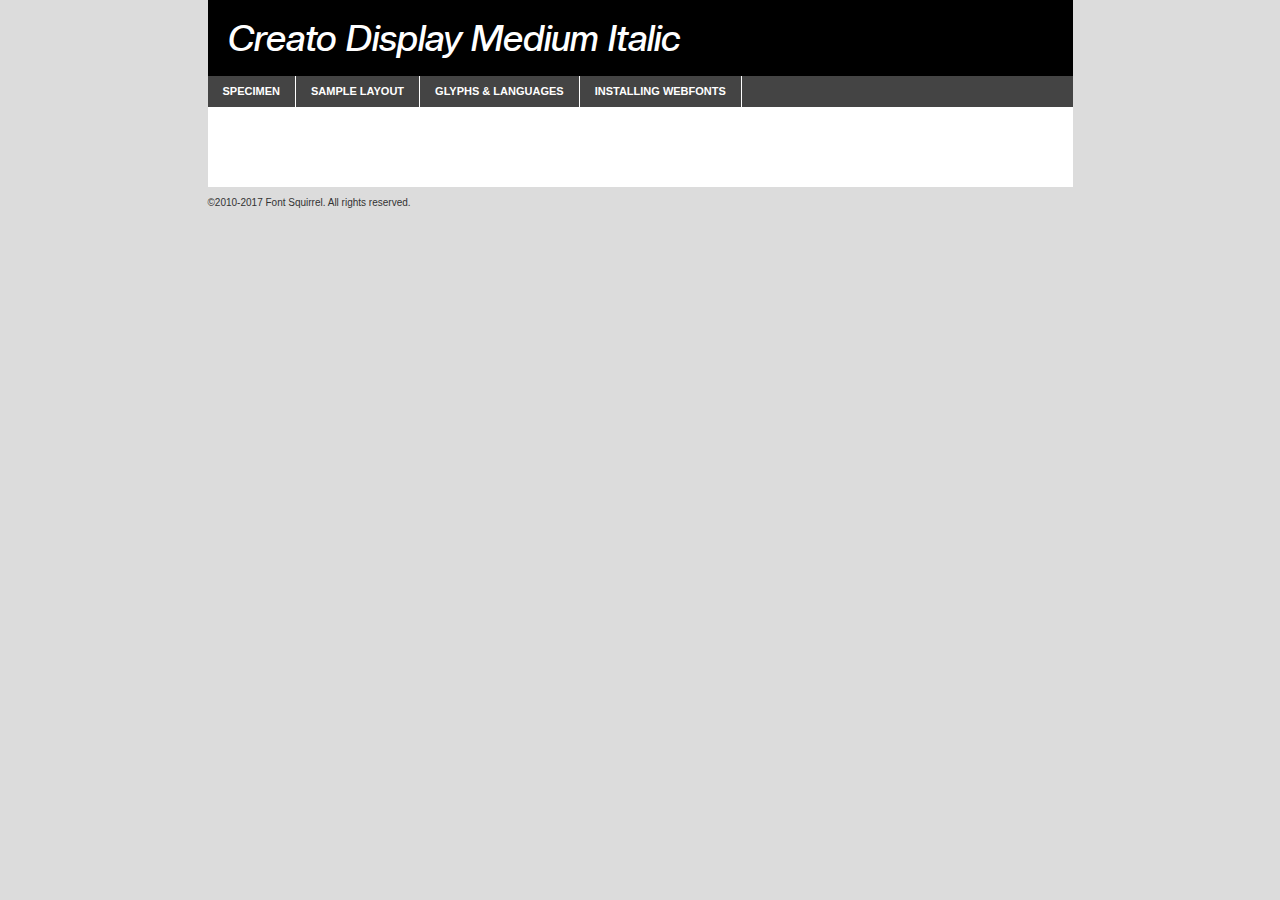
<file: fonts/creatodisplay-mediumitalic-demo.html>
<!DOCTYPE html PUBLIC "-//W3C//DTD XHTML 1.0 Transitional//EN"
	"http://www.w3.org/TR/xhtml1/DTD/xhtml1-transitional.dtd">

<html xmlns="http://www.w3.org/1999/xhtml" xml:lang="en" lang="en">
<head>
	<meta http-equiv="Content-Type" content="text/html; charset=utf-8" />
	<script src="http://ajax.googleapis.com/ajax/libs/jquery/1.7.2/jquery.min.js" type="text/javascript" charset="utf-8"></script>
	<script type="text/javascript">
	(function($){$.fn.easyTabs=function(option){var param=jQuery.extend({fadeSpeed:"fast",defaultContent:1,activeClass:'active'},option);$(this).each(function(){var thisId="#"+this.id;if(param.defaultContent==''){param.defaultContent=1;}
	if(typeof param.defaultContent=="number")
	{var defaultTab=$(thisId+" .tabs li:eq("+(param.defaultContent-1)+") a").attr('href').substr(1);}else{var defaultTab=param.defaultContent;}
	$(thisId+" .tabs li a").each(function(){var tabToHide=$(this).attr('href').substr(1);$("#"+tabToHide).addClass('easytabs-tab-content');});hideAll();changeContent(defaultTab);function hideAll(){$(thisId+" .easytabs-tab-content").hide();}
	function changeContent(tabId){hideAll();$(thisId+" .tabs li").removeClass(param.activeClass);$(thisId+" .tabs li a[href=#"+tabId+"]").closest('li').addClass(param.activeClass);if(param.fadeSpeed!="none")
	{$(thisId+" #"+tabId).fadeIn(param.fadeSpeed);}else{$(thisId+" #"+tabId).show();}}
	$(thisId+" .tabs li").click(function(){var tabId=$(this).find('a').attr('href').substr(1);changeContent(tabId);return false;});});}})(jQuery);
	</script>
	<link rel="stylesheet" href="specimen_files/specimen_stylesheet.css" type="text/css" charset="utf-8" />
	<link rel="stylesheet" href="stylesheet.css" type="text/css" charset="utf-8" />

	<style type="text/css">
					body{
				font-family: 'creato_displaymedium_italic';
							}
		</style>

	<title>Creato Display Medium Italic Specimen</title>
	
	
	<script type="text/javascript" charset="utf-8">
		$(document).ready(function() {
			$('#container').easyTabs({defaultContent:1});
		});
	</script>
</head>

<body>
<div id="container">
	<div id="header">
		Creato Display Medium Italic	</div>
	<ul class="tabs">
		<li><a href="#specimen">Specimen</a></li>
		<li><a href="#layout">Sample Layout</a></li>
				<li><a href="#glyphs">Glyphs &amp; Languages</a></li>
		<li><a href="#installing">Installing Webfonts</a></li>
		
	</ul>
	
	<div id="main_content">

		
			<div id="specimen">
		
				<div class="section">
					<div class="grid12 firstcol">
						<div class="huge">AaBb</div>
					</div>
				</div>
		
				<div class="section">
					<div class="glyph_range">A&#x200B;B&#x200b;C&#x200b;D&#x200b;E&#x200b;F&#x200b;G&#x200b;H&#x200b;I&#x200b;J&#x200b;K&#x200b;L&#x200b;M&#x200b;N&#x200b;O&#x200b;P&#x200b;Q&#x200b;R&#x200b;S&#x200b;T&#x200b;U&#x200b;V&#x200b;W&#x200b;X&#x200b;Y&#x200b;Z&#x200b;a&#x200b;b&#x200b;c&#x200b;d&#x200b;e&#x200b;f&#x200b;g&#x200b;h&#x200b;i&#x200b;j&#x200b;k&#x200b;l&#x200b;m&#x200b;n&#x200b;o&#x200b;p&#x200b;q&#x200b;r&#x200b;s&#x200b;t&#x200b;u&#x200b;v&#x200b;w&#x200b;x&#x200b;y&#x200b;z&#x200b;1&#x200b;2&#x200b;3&#x200b;4&#x200b;5&#x200b;6&#x200b;7&#x200b;8&#x200b;9&#x200b;0&#x200b;&amp;&#x200b;.&#x200b;,&#x200b;?&#x200b;!&#x200b;&#64;&#x200b;(&#x200b;)&#x200b;#&#x200b;$&#x200b;%&#x200b;*&#x200b;+&#x200b;-&#x200b;=&#x200b;:&#x200b;;</div>
				</div>
				<div class="section">
					<div class="grid12 firstcol">
						<table class="sample_table">
							<tr><td>10</td><td class="size10">abcdefghijklmnopqrstuvwxyzABCDEFGHIJKLMNOPQRSTUVWXYZ0123456789abcdefghijklmnopqrstuvwxyzABCDEFGHIJKLMNOPQRSTUVWXYZ0123456789abcdefghijklmnopqrstuvwxyzABCDEFGHIJKLMNOPQRSTUVWXYZ</td></tr>
							<tr><td>11</td><td class="size11">abcdefghijklmnopqrstuvwxyzABCDEFGHIJKLMNOPQRSTUVWXYZ0123456789abcdefghijklmnopqrstuvwxyzABCDEFGHIJKLMNOPQRSTUVWXYZ0123456789abcdefghijklmnopqrstuvwxyzABCDEFGHIJKLMNOPQRSTUVWXYZ</td></tr>
							<tr><td>12</td><td class="size12">abcdefghijklmnopqrstuvwxyzABCDEFGHIJKLMNOPQRSTUVWXYZ0123456789abcdefghijklmnopqrstuvwxyzABCDEFGHIJKLMNOPQRSTUVWXYZ0123456789abcdefghijklmnopqrstuvwxyzABCDEFGHIJKLMNOPQRSTUVWXYZ</td></tr>
							<tr><td>13</td><td class="size13">abcdefghijklmnopqrstuvwxyzABCDEFGHIJKLMNOPQRSTUVWXYZ0123456789abcdefghijklmnopqrstuvwxyzABCDEFGHIJKLMNOPQRSTUVWXYZ0123456789abcdefghijklmnopqrstuvwxyzABCDEFGHIJKLMNOPQRSTUVWXYZ</td></tr>
							<tr><td>14</td><td class="size14">abcdefghijklmnopqrstuvwxyzABCDEFGHIJKLMNOPQRSTUVWXYZ0123456789abcdefghijklmnopqrstuvwxyzABCDEFGHIJKLMNOPQRSTUVWXYZ0123456789abcdefghijklmnopqrstuvwxyzABCDEFGHIJKLMNOPQRSTUVWXYZ</td></tr>
							<tr><td>16</td><td class="size16">abcdefghijklmnopqrstuvwxyzABCDEFGHIJKLMNOPQRSTUVWXYZ0123456789abcdefghijklmnopqrstuvwxyzABCDEFGHIJKLMNOPQRSTUVWXYZ</td></tr>
							<tr><td>18</td><td class="size18">abcdefghijklmnopqrstuvwxyzABCDEFGHIJKLMNOPQRSTUVWXYZ0123456789abcdefghijklmnopqrstuvwxyzABCDEFGHIJKLMNOPQRSTUVWXYZ</td></tr>
							<tr><td>20</td><td class="size20">abcdefghijklmnopqrstuvwxyzABCDEFGHIJKLMNOPQRSTUVWXYZ0123456789abcdefghijklmnopqrstuvwxyzABCDEFGHIJKLMNOPQRSTUVWXYZ</td></tr>
							<tr><td>24</td><td class="size24">abcdefghijklmnopqrstuvwxyzABCDEFGHIJKLMNOPQRSTUVWXYZ0123456789abcdefghijklmnopqrstuvwxyzABCDEFGHIJKLMNOPQRSTUVWXYZ</td></tr>
							<tr><td>30</td><td class="size30">abcdefghijklmnopqrstuvwxyzABCDEFGHIJKLMNOPQRSTUVWXYZ0123456789abcdefghijklmnopqrstuvwxyzABCDEFGHIJKLMNOPQRSTUVWXYZ</td></tr>
							<tr><td>36</td><td class="size36">abcdefghijklmnopqrstuvwxyzABCDEFGHIJKLMNOPQRSTUVWXYZ0123456789abcdefghijklmnopqrstuvwxyzABCDEFGHIJKLMNOPQRSTUVWXYZ</td></tr>
							<tr><td>48</td><td class="size48">abcdefghijklmnopqrstuvwxyzABCDEFGHIJKLMNOPQRSTUVWXYZ0123456789abcdefghijklmnopqrstuvwxyzABCDEFGHIJKLMNOPQRSTUVWXYZ</td></tr>
							<tr><td>60</td><td class="size60">abcdefghijklmnopqrstuvwxyzABCDEFGHIJKLMNOPQRSTUVWXYZ0123456789abcdefghijklmnopqrstuvwxyzABCDEFGHIJKLMNOPQRSTUVWXYZ</td></tr>
							<tr><td>72</td><td class="size72">abcdefghijklmnopqrstuvwxyzABCDEFGHIJKLMNOPQRSTUVWXYZ0123456789abcdefghijklmnopqrstuvwxyzABCDEFGHIJKLMNOPQRSTUVWXYZ</td></tr>
							<tr><td>90</td><td class="size90">abcdefghijklmnopqrstuvwxyzABCDEFGHIJKLMNOPQRSTUVWXYZ0123456789abcdefghijklmnopqrstuvwxyzABCDEFGHIJKLMNOPQRSTUVWXYZ</td></tr>
						</table>
				
					</div>
			
				</div>
		
		
		
								<div class="section" id="bodycomparison">


										<div id="xheight">
				<div class="fontbody">&#x25FC;&#x25FC;&#x25FC;&#x25FC;&#x25FC;&#x25FC;&#x25FC;&#x25FC;&#x25FC;&#x25FC;&#x25FC;&#x25FC;&#x25FC;&#x25FC;&#x25FC;&#x25FC;&#x25FC;&#x25FC;&#x25FC;&#x25FC;&#x25FC;&#x25FC;&#x25FC;&#x25FC;&#x25FC;&#x25FC;&#x25FC;&#x25FC;&#x25FC;&#x25FC;&#x25FC;&#x25FC;&#x25FC;&#x25FC;&#x25FC;&#x25FC;&#x25FC;&#x25FC;&#x25FC;&#x25FC;&#x25FC;&#x25FC;&#x25FC;&#x25FC;&#x25FC;&#x25FC;&#x25FC;&#x25FC;&#x25FC;&#x25FC;&#x25FC;&#x25FC;&#x25FC;&#x25FC;&#x25FC;&#x25FC;&#x25FC;&#x25FC;&#x25FC;&#x25FC;&#x25FC;&#x25FC;&#x25FC;&#x25FC;&#x25FC;&#x25FC;&#x25FC;&#x25FC;&#x25FC;&#x25FC;&#x25FC;&#x25FC;&#x25FC;&#x25FC;&#x25FC;&#x25FC;&#x25FC;&#x25FC;&#x25FC;&#x25FC;&#x25FC;&#x25FC;&#x25FC;&#x25FC;&#x25FC;&#x25FC;&#x25FC;&#x25FC;&#x25FC;&#x25FC;&#x25FC;&#x25FC;&#x25FC;&#x25FC;&#x25FC;&#x25FC;&#x25FC;&#x25FC;&#x25FC;body</div><div class="arialbody">body</div><div class="verdanabody">body</div><div class="georgiabody">body</div></div>
										<div class="fontbody" style="z-index:1">
											body<span>Creato Display Medium Italic</span>
										</div>
										<div class="arialbody" style="z-index:1">
											body<span>Arial</span>
										</div>
										<div class="verdanabody" style="z-index:1">
											body<span>Verdana</span>
										</div>
										<div class="georgiabody" style="z-index:1">
											body<span>Georgia</span>
										</div>



								</div>
		
		
				<div class="section psample psample_row1" id="">
					
					<div class="grid2 firstcol">
						<p class="size10"><span>10.</span>Aenean lacinia bibendum nulla sed consectetur. Fusce dapibus, tellus ac cursus commodo, tortor mauris condimentum nibh, ut fermentum massa justo sit amet risus. Nullam id dolor id nibh ultricies vehicula ut id elit. Cum sociis natoque penatibus et magnis dis parturient montes, nascetur ridiculus mus. Nulla vitae elit libero, a pharetra augue.</p>
			
					</div>
					<div class="grid3">
						<p class="size11"><span>11.</span>Aenean lacinia bibendum nulla sed consectetur. Fusce dapibus, tellus ac cursus commodo, tortor mauris condimentum nibh, ut fermentum massa justo sit amet risus. Nullam id dolor id nibh ultricies vehicula ut id elit. Cum sociis natoque penatibus et magnis dis parturient montes, nascetur ridiculus mus. Nulla vitae elit libero, a pharetra augue.</p>
			
					</div>
					<div class="grid3">
						<p class="size12"><span>12.</span>Aenean lacinia bibendum nulla sed consectetur. Fusce dapibus, tellus ac cursus commodo, tortor mauris condimentum nibh, ut fermentum massa justo sit amet risus. Nullam id dolor id nibh ultricies vehicula ut id elit. Cum sociis natoque penatibus et magnis dis parturient montes, nascetur ridiculus mus. Nulla vitae elit libero, a pharetra augue.</p>
			
					</div>
					<div class="grid4">
						<p class="size13"><span>13.</span>Aenean lacinia bibendum nulla sed consectetur. Fusce dapibus, tellus ac cursus commodo, tortor mauris condimentum nibh, ut fermentum massa justo sit amet risus. Nullam id dolor id nibh ultricies vehicula ut id elit. Cum sociis natoque penatibus et magnis dis parturient montes, nascetur ridiculus mus. Nulla vitae elit libero, a pharetra augue.</p>
			
					</div>
					<div class="white_blend"></div>
					
				</div>
				<div class="section psample psample_row2" id="">
					<div class="grid3 firstcol">
						<p class="size14"><span>14.</span>Aenean lacinia bibendum nulla sed consectetur. Fusce dapibus, tellus ac cursus commodo, tortor mauris condimentum nibh, ut fermentum massa justo sit amet risus. Nullam id dolor id nibh ultricies vehicula ut id elit. Cum sociis natoque penatibus et magnis dis parturient montes, nascetur ridiculus mus. Nulla vitae elit libero, a pharetra augue.</p>
			
					</div>
					<div class="grid4">
						<p class="size16"><span>16.</span>Aenean lacinia bibendum nulla sed consectetur. Fusce dapibus, tellus ac cursus commodo, tortor mauris condimentum nibh, ut fermentum massa justo sit amet risus. Nullam id dolor id nibh ultricies vehicula ut id elit. Cum sociis natoque penatibus et magnis dis parturient montes, nascetur ridiculus mus. Nulla vitae elit libero, a pharetra augue.</p>
			
					</div>
					<div class="grid5">
						<p class="size18"><span>18.</span>Aenean lacinia bibendum nulla sed consectetur. Fusce dapibus, tellus ac cursus commodo, tortor mauris condimentum nibh, ut fermentum massa justo sit amet risus. Nullam id dolor id nibh ultricies vehicula ut id elit. Cum sociis natoque penatibus et magnis dis parturient montes, nascetur ridiculus mus. Nulla vitae elit libero, a pharetra augue.</p>
			
					</div>

					<div class="white_blend"></div>

				</div>
				
				<div class="section psample psample_row3" id="">
					<div class="grid5 firstcol">
						<p class="size20"><span>20.</span>Aenean lacinia bibendum nulla sed consectetur. Fusce dapibus, tellus ac cursus commodo, tortor mauris condimentum nibh, ut fermentum massa justo sit amet risus. Nullam id dolor id nibh ultricies vehicula ut id elit. Cum sociis natoque penatibus et magnis dis parturient montes, nascetur ridiculus mus. Nulla vitae elit libero, a pharetra augue.</p>
					</div>
					<div class="grid7">
						<p class="size24"><span>24.</span>Aenean lacinia bibendum nulla sed consectetur. Fusce dapibus, tellus ac cursus commodo, tortor mauris condimentum nibh, ut fermentum massa justo sit amet risus. Nullam id dolor id nibh ultricies vehicula ut id elit. Cum sociis natoque penatibus et magnis dis parturient montes, nascetur ridiculus mus. Nulla vitae elit libero, a pharetra augue.</p>
					</div>
					
					<div class="white_blend"></div>
					
				</div>
				
				<div class="section psample psample_row4" id="">
					<div class="grid12 firstcol">
						<p class="size30"><span>30.</span>Aenean lacinia bibendum nulla sed consectetur. Fusce dapibus, tellus ac cursus commodo, tortor mauris condimentum nibh, ut fermentum massa justo sit amet risus. Nullam id dolor id nibh ultricies vehicula ut id elit. Cum sociis natoque penatibus et magnis dis parturient montes, nascetur ridiculus mus. Nulla vitae elit libero, a pharetra augue.</p>
					</div>
					<div class="white_blend"></div>
					
				</div>
				
				
				
				<div class="section psample psample_row1 fullreverse">
					<div class="grid2 firstcol">
						<p class="size10"><span>10.</span>Aenean lacinia bibendum nulla sed consectetur. Fusce dapibus, tellus ac cursus commodo, tortor mauris condimentum nibh, ut fermentum massa justo sit amet risus. Nullam id dolor id nibh ultricies vehicula ut id elit. Cum sociis natoque penatibus et magnis dis parturient montes, nascetur ridiculus mus. Nulla vitae elit libero, a pharetra augue.</p>
			
					</div>
					<div class="grid3">
						<p class="size11"><span>11.</span>Aenean lacinia bibendum nulla sed consectetur. Fusce dapibus, tellus ac cursus commodo, tortor mauris condimentum nibh, ut fermentum massa justo sit amet risus. Nullam id dolor id nibh ultricies vehicula ut id elit. Cum sociis natoque penatibus et magnis dis parturient montes, nascetur ridiculus mus. Nulla vitae elit libero, a pharetra augue.</p>
			
					</div>
					<div class="grid3">
						<p class="size12"><span>12.</span>Aenean lacinia bibendum nulla sed consectetur. Fusce dapibus, tellus ac cursus commodo, tortor mauris condimentum nibh, ut fermentum massa justo sit amet risus. Nullam id dolor id nibh ultricies vehicula ut id elit. Cum sociis natoque penatibus et magnis dis parturient montes, nascetur ridiculus mus. Nulla vitae elit libero, a pharetra augue.</p>
			
					</div>
					<div class="grid4">
						<p class="size13"><span>13.</span>Aenean lacinia bibendum nulla sed consectetur. Fusce dapibus, tellus ac cursus commodo, tortor mauris condimentum nibh, ut fermentum massa justo sit amet risus. Nullam id dolor id nibh ultricies vehicula ut id elit. Cum sociis natoque penatibus et magnis dis parturient montes, nascetur ridiculus mus. Nulla vitae elit libero, a pharetra augue.</p>
			
					</div>
					<div class="black_blend"></div>
					
				</div>
				
				<div class="section psample psample_row2 fullreverse">
					<div class="grid3 firstcol">
						<p class="size14"><span>14.</span>Aenean lacinia bibendum nulla sed consectetur. Fusce dapibus, tellus ac cursus commodo, tortor mauris condimentum nibh, ut fermentum massa justo sit amet risus. Nullam id dolor id nibh ultricies vehicula ut id elit. Cum sociis natoque penatibus et magnis dis parturient montes, nascetur ridiculus mus. Nulla vitae elit libero, a pharetra augue.</p>
			
					</div>
					<div class="grid4">
						<p class="size16"><span>16.</span>Aenean lacinia bibendum nulla sed consectetur. Fusce dapibus, tellus ac cursus commodo, tortor mauris condimentum nibh, ut fermentum massa justo sit amet risus. Nullam id dolor id nibh ultricies vehicula ut id elit. Cum sociis natoque penatibus et magnis dis parturient montes, nascetur ridiculus mus. Nulla vitae elit libero, a pharetra augue.</p>
			
					</div>
					<div class="grid5">
						<p class="size18"><span>18.</span>Aenean lacinia bibendum nulla sed consectetur. Fusce dapibus, tellus ac cursus commodo, tortor mauris condimentum nibh, ut fermentum massa justo sit amet risus. Nullam id dolor id nibh ultricies vehicula ut id elit. Cum sociis natoque penatibus et magnis dis parturient montes, nascetur ridiculus mus. Nulla vitae elit libero, a pharetra augue.</p>
			
					</div>
					<div class="black_blend"></div>

				</div>
				
				<div class="section psample fullreverse psample_row3" id="">
					<div class="grid5 firstcol">
						<p class="size20"><span>20.</span>Aenean lacinia bibendum nulla sed consectetur. Fusce dapibus, tellus ac cursus commodo, tortor mauris condimentum nibh, ut fermentum massa justo sit amet risus. Nullam id dolor id nibh ultricies vehicula ut id elit. Cum sociis natoque penatibus et magnis dis parturient montes, nascetur ridiculus mus. Nulla vitae elit libero, a pharetra augue.</p>
					</div>
					<div class="grid7">
						<p class="size24"><span>24.</span>Aenean lacinia bibendum nulla sed consectetur. Fusce dapibus, tellus ac cursus commodo, tortor mauris condimentum nibh, ut fermentum massa justo sit amet risus. Nullam id dolor id nibh ultricies vehicula ut id elit. Cum sociis natoque penatibus et magnis dis parturient montes, nascetur ridiculus mus. Nulla vitae elit libero, a pharetra augue.</p>
					</div>
					
					<div class="black_blend"></div>
					
				</div>
				
				<div class="section psample fullreverse psample_row4" id="" style="border-bottom: 20px #000 solid;">
					<div class="grid12 firstcol">
						<p class="size30"><span>30.</span>Aenean lacinia bibendum nulla sed consectetur. Fusce dapibus, tellus ac cursus commodo, tortor mauris condimentum nibh, ut fermentum massa justo sit amet risus. Nullam id dolor id nibh ultricies vehicula ut id elit. Cum sociis natoque penatibus et magnis dis parturient montes, nascetur ridiculus mus. Nulla vitae elit libero, a pharetra augue.</p>
					</div>
					<div class="black_blend"></div>
					
				</div>
				
				
				
				
			</div>
			
			<div id="layout">
				
				<div class="section">
					
					<div class="grid12 firstcol">
						<h1>Lorem Ipsum Dolor</h1>
						<h2>Etiam porta sem malesuada magna mollis euismod</h2>
						
						<p class="byline">By <a href="#link">Aenean Lacinia</a></p>
					</div>
				</div>
				<div class="section">
					<div class="grid8 firstcol">
						<p class="large">Donec sed odio dui. Morbi leo risus, porta ac consectetur ac, vestibulum at eros. Fusce dapibus, tellus ac cursus commodo, tortor mauris condimentum nibh, ut fermentum massa justo sit amet risus. </p>

						
						<h3>Pellentesque ornare sem</h3>

						<p>Maecenas sed diam eget risus varius blandit sit amet non magna. Maecenas faucibus mollis interdum. Donec ullamcorper nulla non metus auctor fringilla. Nullam id dolor id nibh ultricies vehicula ut id elit. Nullam id dolor id nibh ultricies vehicula ut id elit. </p>

						<p>Aenean eu leo quam. Pellentesque ornare sem lacinia quam venenatis vestibulum. Lorem ipsum dolor sit amet, consectetur adipiscing elit. Cum sociis natoque penatibus et magnis dis parturient montes, nascetur ridiculus mus. </p>

						<p>Nulla vitae elit libero, a pharetra augue. Praesent commodo cursus magna, vel scelerisque nisl consectetur et. Aenean lacinia bibendum nulla sed consectetur. </p>

						<p>Nullam quis risus eget urna mollis ornare vel eu leo. Nullam quis risus eget urna mollis ornare vel eu leo. Maecenas sed diam eget risus varius blandit sit amet non magna. Donec ullamcorper nulla non metus auctor fringilla. </p>

						<h3>Cras mattis consectetur</h3>

						<p>Aenean eu leo quam. Pellentesque ornare sem lacinia quam venenatis vestibulum. Aenean lacinia bibendum nulla sed consectetur. Integer posuere erat a ante venenatis dapibus posuere velit aliquet. Cras mattis consectetur purus sit amet fermentum. </p>

						<p>Nullam id dolor id nibh ultricies vehicula ut id elit. Nullam quis risus eget urna mollis ornare vel eu leo. Cras mattis consectetur purus sit amet fermentum.</p>
					</div>
					
					<div class="grid4 sidebar">
						
						<div class="box reverse">
							<p class="last">Nullam quis risus eget urna mollis ornare vel eu leo. Donec ullamcorper nulla non metus auctor fringilla. Cras mattis consectetur purus sit amet fermentum. Sed posuere consectetur est at lobortis. Lorem ipsum dolor sit amet, consectetur adipiscing elit. </p>
						</div>
						
						<p class="caption">Maecenas sed diam eget risus varius.</p>

						<p>Vestibulum id ligula porta felis euismod semper. Integer posuere erat a ante venenatis dapibus posuere velit aliquet. Vestibulum id ligula porta felis euismod semper. Sed posuere consectetur est at lobortis. Maecenas sed diam eget risus varius blandit sit amet non magna. Fusce dapibus, tellus ac cursus commodo, tortor mauris condimentum nibh, ut fermentum massa justo sit amet risus. </p>

					

						<p>Duis mollis, est non commodo luctus, nisi erat porttitor ligula, eget lacinia odio sem nec elit. Aenean lacinia bibendum nulla sed consectetur. Vivamus sagittis lacus vel augue laoreet rutrum faucibus dolor auctor. Aenean lacinia bibendum nulla sed consectetur. Nullam quis risus eget urna mollis ornare vel eu leo. </p>

						<p>Praesent commodo cursus magna, vel scelerisque nisl consectetur et. Donec ullamcorper nulla non metus auctor fringilla. Maecenas faucibus mollis interdum. Fusce dapibus, tellus ac cursus commodo, tortor mauris condimentum nibh, ut fermentum massa justo sit amet risus. </p>

					</div>
				</div>
				
			</div>


			



		<div id="glyphs">
			<div class="section">
				<div class="grid12 firstcol">
			
				<h1>Language Support</h1>
				<p>The subset of Creato Display Medium Italic in this kit supports the following languages:<br />
			
					Albanian, Basque, Breton, Chamorro, Danish, Dutch, English, Faroese, Finnish, French, Frisian, Galician, German, Icelandic, Italian, Malagasy, Norwegian, Portuguese, Spanish, Alsatian, Aragonese, Arapaho, Arrernte, Asturian, Aymara, Bislama, Cebuano, Corsican, Fijian, French_creole, Genoese, Gilbertese, Greenlandic, Haitian_creole, Hiligaynon, Hmong, Hopi, Ibanag, Iloko_ilokano, Indonesian, Interglossa_glosa, Interlingua, Irish_gaelic, Jerriais, Lojban, Lombard, Luxembourgeois, Manx, Mohawk, Norfolk_pitcairnese, Occitan, Oromo, Pangasinan, Papiamento, Piedmontese, Potawatomi, Rhaeto-romance, Romansh, Rotokas, Sami_lule, Samoan, Sardinian, Scots_gaelic, Seychelles_creole, Shona, Sicilian, Somali, Southern_ndebele, Swahili, Swati_swazi, Tagalog_filipino_pilipino, Tetum, Tok_pisin, Uyghur_latinized, Volapuk, Walloon, Warlpiri, Xhosa, Yapese, Zulu, Latinbasic, Ubasic, Demo				</p>
				<h1>Glyph Chart</h1>
				<p>The subset of Creato Display Medium Italic in this kit includes all the glyphs listed below. Unicode entities are included above each glyph to help you insert individual characters into your layout.</p>
				<div id="glyph_chart">
			
																														 <div><p>&amp;#13;</p>&#13;</div>
																				 <div><p>&amp;#32;</p>&#32;</div>
																				 <div><p>&amp;#33;</p>&#33;</div>
																				 <div><p>&amp;#34;</p>&#34;</div>
																				 <div><p>&amp;#35;</p>&#35;</div>
																				 <div><p>&amp;#36;</p>&#36;</div>
																				 <div><p>&amp;#37;</p>&#37;</div>
																				 <div><p>&amp;#38;</p>&#38;</div>
																				 <div><p>&amp;#39;</p>&#39;</div>
																				 <div><p>&amp;#40;</p>&#40;</div>
																				 <div><p>&amp;#41;</p>&#41;</div>
																				 <div><p>&amp;#42;</p>&#42;</div>
																				 <div><p>&amp;#43;</p>&#43;</div>
																				 <div><p>&amp;#44;</p>&#44;</div>
																				 <div><p>&amp;#45;</p>&#45;</div>
																				 <div><p>&amp;#46;</p>&#46;</div>
																				 <div><p>&amp;#47;</p>&#47;</div>
																				 <div><p>&amp;#48;</p>&#48;</div>
																				 <div><p>&amp;#49;</p>&#49;</div>
																				 <div><p>&amp;#50;</p>&#50;</div>
																				 <div><p>&amp;#51;</p>&#51;</div>
																				 <div><p>&amp;#52;</p>&#52;</div>
																				 <div><p>&amp;#53;</p>&#53;</div>
																				 <div><p>&amp;#54;</p>&#54;</div>
																				 <div><p>&amp;#55;</p>&#55;</div>
																				 <div><p>&amp;#56;</p>&#56;</div>
																				 <div><p>&amp;#57;</p>&#57;</div>
																				 <div><p>&amp;#58;</p>&#58;</div>
																				 <div><p>&amp;#59;</p>&#59;</div>
																				 <div><p>&amp;#60;</p>&#60;</div>
																				 <div><p>&amp;#61;</p>&#61;</div>
																				 <div><p>&amp;#62;</p>&#62;</div>
																				 <div><p>&amp;#63;</p>&#63;</div>
																				 <div><p>&amp;#64;</p>&#64;</div>
																				 <div><p>&amp;#65;</p>&#65;</div>
																				 <div><p>&amp;#66;</p>&#66;</div>
																				 <div><p>&amp;#67;</p>&#67;</div>
																				 <div><p>&amp;#68;</p>&#68;</div>
																				 <div><p>&amp;#69;</p>&#69;</div>
																				 <div><p>&amp;#70;</p>&#70;</div>
																				 <div><p>&amp;#71;</p>&#71;</div>
																				 <div><p>&amp;#72;</p>&#72;</div>
																				 <div><p>&amp;#73;</p>&#73;</div>
																				 <div><p>&amp;#74;</p>&#74;</div>
																				 <div><p>&amp;#75;</p>&#75;</div>
																				 <div><p>&amp;#76;</p>&#76;</div>
																				 <div><p>&amp;#77;</p>&#77;</div>
																				 <div><p>&amp;#78;</p>&#78;</div>
																				 <div><p>&amp;#79;</p>&#79;</div>
																				 <div><p>&amp;#80;</p>&#80;</div>
																				 <div><p>&amp;#81;</p>&#81;</div>
																				 <div><p>&amp;#82;</p>&#82;</div>
																				 <div><p>&amp;#83;</p>&#83;</div>
																				 <div><p>&amp;#84;</p>&#84;</div>
																				 <div><p>&amp;#85;</p>&#85;</div>
																				 <div><p>&amp;#86;</p>&#86;</div>
																				 <div><p>&amp;#87;</p>&#87;</div>
																				 <div><p>&amp;#88;</p>&#88;</div>
																				 <div><p>&amp;#89;</p>&#89;</div>
																				 <div><p>&amp;#90;</p>&#90;</div>
																				 <div><p>&amp;#91;</p>&#91;</div>
																				 <div><p>&amp;#92;</p>&#92;</div>
																				 <div><p>&amp;#93;</p>&#93;</div>
																				 <div><p>&amp;#94;</p>&#94;</div>
																				 <div><p>&amp;#95;</p>&#95;</div>
																				 <div><p>&amp;#96;</p>&#96;</div>
																				 <div><p>&amp;#97;</p>&#97;</div>
																				 <div><p>&amp;#98;</p>&#98;</div>
																				 <div><p>&amp;#99;</p>&#99;</div>
																				 <div><p>&amp;#100;</p>&#100;</div>
																				 <div><p>&amp;#101;</p>&#101;</div>
																				 <div><p>&amp;#102;</p>&#102;</div>
																				 <div><p>&amp;#103;</p>&#103;</div>
																				 <div><p>&amp;#104;</p>&#104;</div>
																				 <div><p>&amp;#105;</p>&#105;</div>
																				 <div><p>&amp;#106;</p>&#106;</div>
																				 <div><p>&amp;#107;</p>&#107;</div>
																				 <div><p>&amp;#108;</p>&#108;</div>
																				 <div><p>&amp;#109;</p>&#109;</div>
																				 <div><p>&amp;#110;</p>&#110;</div>
																				 <div><p>&amp;#111;</p>&#111;</div>
																				 <div><p>&amp;#112;</p>&#112;</div>
																				 <div><p>&amp;#113;</p>&#113;</div>
																				 <div><p>&amp;#114;</p>&#114;</div>
																				 <div><p>&amp;#115;</p>&#115;</div>
																				 <div><p>&amp;#116;</p>&#116;</div>
																				 <div><p>&amp;#117;</p>&#117;</div>
																				 <div><p>&amp;#118;</p>&#118;</div>
																				 <div><p>&amp;#119;</p>&#119;</div>
																				 <div><p>&amp;#120;</p>&#120;</div>
																				 <div><p>&amp;#121;</p>&#121;</div>
																				 <div><p>&amp;#122;</p>&#122;</div>
																				 <div><p>&amp;#123;</p>&#123;</div>
																				 <div><p>&amp;#124;</p>&#124;</div>
																				 <div><p>&amp;#125;</p>&#125;</div>
																				 <div><p>&amp;#126;</p>&#126;</div>
																				 <div><p>&amp;#160;</p>&#160;</div>
																				 <div><p>&amp;#161;</p>&#161;</div>
																				 <div><p>&amp;#162;</p>&#162;</div>
																				 <div><p>&amp;#163;</p>&#163;</div>
																				 <div><p>&amp;#164;</p>&#164;</div>
																				 <div><p>&amp;#165;</p>&#165;</div>
																				 <div><p>&amp;#166;</p>&#166;</div>
																				 <div><p>&amp;#167;</p>&#167;</div>
																				 <div><p>&amp;#168;</p>&#168;</div>
																				 <div><p>&amp;#169;</p>&#169;</div>
																				 <div><p>&amp;#170;</p>&#170;</div>
																				 <div><p>&amp;#171;</p>&#171;</div>
																				 <div><p>&amp;#172;</p>&#172;</div>
																				 <div><p>&amp;#173;</p>&#173;</div>
																				 <div><p>&amp;#174;</p>&#174;</div>
																				 <div><p>&amp;#175;</p>&#175;</div>
																				 <div><p>&amp;#176;</p>&#176;</div>
																				 <div><p>&amp;#177;</p>&#177;</div>
																				 <div><p>&amp;#178;</p>&#178;</div>
																				 <div><p>&amp;#179;</p>&#179;</div>
																				 <div><p>&amp;#180;</p>&#180;</div>
																				 <div><p>&amp;#181;</p>&#181;</div>
																				 <div><p>&amp;#182;</p>&#182;</div>
																				 <div><p>&amp;#183;</p>&#183;</div>
																				 <div><p>&amp;#184;</p>&#184;</div>
																				 <div><p>&amp;#185;</p>&#185;</div>
																				 <div><p>&amp;#186;</p>&#186;</div>
																				 <div><p>&amp;#187;</p>&#187;</div>
																				 <div><p>&amp;#188;</p>&#188;</div>
																				 <div><p>&amp;#189;</p>&#189;</div>
																				 <div><p>&amp;#190;</p>&#190;</div>
																				 <div><p>&amp;#191;</p>&#191;</div>
																				 <div><p>&amp;#192;</p>&#192;</div>
																				 <div><p>&amp;#193;</p>&#193;</div>
																				 <div><p>&amp;#194;</p>&#194;</div>
																				 <div><p>&amp;#195;</p>&#195;</div>
																				 <div><p>&amp;#196;</p>&#196;</div>
																				 <div><p>&amp;#197;</p>&#197;</div>
																				 <div><p>&amp;#198;</p>&#198;</div>
																				 <div><p>&amp;#199;</p>&#199;</div>
																				 <div><p>&amp;#200;</p>&#200;</div>
																				 <div><p>&amp;#201;</p>&#201;</div>
																				 <div><p>&amp;#202;</p>&#202;</div>
																				 <div><p>&amp;#203;</p>&#203;</div>
																				 <div><p>&amp;#204;</p>&#204;</div>
																				 <div><p>&amp;#205;</p>&#205;</div>
																				 <div><p>&amp;#206;</p>&#206;</div>
																				 <div><p>&amp;#207;</p>&#207;</div>
																				 <div><p>&amp;#208;</p>&#208;</div>
																				 <div><p>&amp;#209;</p>&#209;</div>
																				 <div><p>&amp;#210;</p>&#210;</div>
																				 <div><p>&amp;#211;</p>&#211;</div>
																				 <div><p>&amp;#212;</p>&#212;</div>
																				 <div><p>&amp;#213;</p>&#213;</div>
																				 <div><p>&amp;#214;</p>&#214;</div>
																				 <div><p>&amp;#215;</p>&#215;</div>
																				 <div><p>&amp;#216;</p>&#216;</div>
																				 <div><p>&amp;#217;</p>&#217;</div>
																				 <div><p>&amp;#218;</p>&#218;</div>
																				 <div><p>&amp;#219;</p>&#219;</div>
																				 <div><p>&amp;#220;</p>&#220;</div>
																				 <div><p>&amp;#221;</p>&#221;</div>
																				 <div><p>&amp;#222;</p>&#222;</div>
																				 <div><p>&amp;#223;</p>&#223;</div>
																				 <div><p>&amp;#224;</p>&#224;</div>
																				 <div><p>&amp;#225;</p>&#225;</div>
																				 <div><p>&amp;#226;</p>&#226;</div>
																				 <div><p>&amp;#227;</p>&#227;</div>
																				 <div><p>&amp;#228;</p>&#228;</div>
																				 <div><p>&amp;#229;</p>&#229;</div>
																				 <div><p>&amp;#230;</p>&#230;</div>
																				 <div><p>&amp;#231;</p>&#231;</div>
																				 <div><p>&amp;#232;</p>&#232;</div>
																				 <div><p>&amp;#233;</p>&#233;</div>
																				 <div><p>&amp;#234;</p>&#234;</div>
																				 <div><p>&amp;#235;</p>&#235;</div>
																				 <div><p>&amp;#236;</p>&#236;</div>
																				 <div><p>&amp;#237;</p>&#237;</div>
																				 <div><p>&amp;#238;</p>&#238;</div>
																				 <div><p>&amp;#239;</p>&#239;</div>
																				 <div><p>&amp;#240;</p>&#240;</div>
																				 <div><p>&amp;#241;</p>&#241;</div>
																				 <div><p>&amp;#242;</p>&#242;</div>
																				 <div><p>&amp;#243;</p>&#243;</div>
																				 <div><p>&amp;#244;</p>&#244;</div>
																				 <div><p>&amp;#245;</p>&#245;</div>
																				 <div><p>&amp;#246;</p>&#246;</div>
																				 <div><p>&amp;#247;</p>&#247;</div>
																				 <div><p>&amp;#248;</p>&#248;</div>
																				 <div><p>&amp;#249;</p>&#249;</div>
																				 <div><p>&amp;#250;</p>&#250;</div>
																				 <div><p>&amp;#251;</p>&#251;</div>
																				 <div><p>&amp;#252;</p>&#252;</div>
																				 <div><p>&amp;#253;</p>&#253;</div>
																				 <div><p>&amp;#254;</p>&#254;</div>
																				 <div><p>&amp;#255;</p>&#255;</div>
																				 <div><p>&amp;#338;</p>&#338;</div>
																				 <div><p>&amp;#339;</p>&#339;</div>
																				 <div><p>&amp;#376;</p>&#376;</div>
																				 <div><p>&amp;#710;</p>&#710;</div>
																				 <div><p>&amp;#732;</p>&#732;</div>
																				 <div><p>&amp;#8192;</p>&#8192;</div>
																				 <div><p>&amp;#8193;</p>&#8193;</div>
																				 <div><p>&amp;#8194;</p>&#8194;</div>
																				 <div><p>&amp;#8195;</p>&#8195;</div>
																				 <div><p>&amp;#8196;</p>&#8196;</div>
																				 <div><p>&amp;#8197;</p>&#8197;</div>
																				 <div><p>&amp;#8198;</p>&#8198;</div>
																				 <div><p>&amp;#8199;</p>&#8199;</div>
																				 <div><p>&amp;#8200;</p>&#8200;</div>
																				 <div><p>&amp;#8201;</p>&#8201;</div>
																				 <div><p>&amp;#8202;</p>&#8202;</div>
																				 <div><p>&amp;#8208;</p>&#8208;</div>
																				 <div><p>&amp;#8209;</p>&#8209;</div>
																				 <div><p>&amp;#8210;</p>&#8210;</div>
																				 <div><p>&amp;#8211;</p>&#8211;</div>
																				 <div><p>&amp;#8212;</p>&#8212;</div>
																				 <div><p>&amp;#8216;</p>&#8216;</div>
																				 <div><p>&amp;#8217;</p>&#8217;</div>
																				 <div><p>&amp;#8218;</p>&#8218;</div>
																				 <div><p>&amp;#8220;</p>&#8220;</div>
																				 <div><p>&amp;#8221;</p>&#8221;</div>
																				 <div><p>&amp;#8222;</p>&#8222;</div>
																				 <div><p>&amp;#8226;</p>&#8226;</div>
																				 <div><p>&amp;#8230;</p>&#8230;</div>
																				 <div><p>&amp;#8239;</p>&#8239;</div>
																				 <div><p>&amp;#8249;</p>&#8249;</div>
																				 <div><p>&amp;#8250;</p>&#8250;</div>
																				 <div><p>&amp;#8287;</p>&#8287;</div>
																				 <div><p>&amp;#8364;</p>&#8364;</div>
																				 <div><p>&amp;#8482;</p>&#8482;</div>
																				 <div><p>&amp;#9724;</p>&#9724;</div>
																																																</div>	
				</div>
		
		
			</div>
		</div>
		
		
		<div id="specs">
			
		</div>
	
		<div id="installing">
			<div class="section">
				<div class="grid7 firstcol">
					<h1>Installing Webfonts</h1>
					
					<p>Webfonts are supported by all major browser platforms but not all in the same way. There are currently four different font formats that must be included in order to target all browsers. This includes TTF, WOFF, EOT and SVG.</p>
					
					<h2>1. Upload your webfonts</h2>
					<p>You must upload your webfont kit to your website. They should be in or near the same directory as your CSS files.</p>
					
					<h2>2. Include the webfont stylesheet</h2>
					<p>A special CSS @font-face declaration helps the various browsers select the appropriate font it needs without causing you a bunch of headaches. Learn more about this syntax by reading the <a href="https://www.fontspring.com/blog/further-hardening-of-the-bulletproof-syntax">Fontspring blog post</a> about it. The code for it is as follows:</p>


<code>
@font-face{ 
	font-family: 'MyWebFont';
	src: url('WebFont.eot');
	src: url('WebFont.eot?#iefix') format('embedded-opentype'),
	     url('WebFont.woff') format('woff'),
	     url('WebFont.ttf') format('truetype'),
	     url('WebFont.svg#webfont') format('svg');
}
</code>

	<p>We've already gone ahead and generated the code for you. All you have to do is link to the stylesheet in your HTML, like this:</p>
	<code>&lt;link rel=&quot;stylesheet&quot; href=&quot;stylesheet.css&quot; type=&quot;text/css&quot; charset=&quot;utf-8&quot; /&gt;</code>

					<h2>3. Modify your own stylesheet</h2>
					<p>To take advantage of your new fonts, you must tell your stylesheet to use them. Look at the original @font-face declaration above and find the property called "font-family." The name linked there will be what you use to reference the font. Prepend that webfont name to the font stack in the "font-family" property, inside the selector you want to change. For example:</p>
<code>p { font-family: 'WebFont', Arial, sans-serif; }</code>

<h2>4. Test</h2>
<p>Getting webfonts to work cross-browser <em>can</em> be tricky. Use the information in the sidebar to help you if you find that fonts aren't loading in a particular browser.</p>
				</div>
				
				<div class="grid5 sidebar">
					<div class="box">
						<h2>Troubleshooting<br />Font-Face Problems</h2>
						<p>Having trouble getting your webfonts to load in your new website? Here are some tips to sort out what might be the problem.</p>

						<h3>Fonts not showing in any browser</h3>

						<p>This sounds like you need to work on the plumbing. You either did not upload the fonts to the correct directory, or you did not link the fonts properly in the CSS. If you've confirmed that all this is correct and you still have a problem, take a look at your .htaccess file and see if requests are getting intercepted.</p>

						<h3>Fonts not loading in iPhone or iPad</h3>

						<p>The most common problem here is that you are serving the fonts from an IIS server. IIS refuses to serve files that have unknown MIME types. If that is the case, you must set the MIME type for SVG to "image/svg+xml" in the server settings. Follow these instructions from Microsoft if you need help.</p>

						<h3>Fonts not loading in Firefox</h3>

						<p>The primary reason for this failure? You are still using a version Firefox older than 3.5. So upgrade already! If that isn't it, then you are very likely serving fonts from a different domain. Firefox requires that all font assets be served from the same domain. Lastly it is possible that you need to add WOFF to your list of MIME types (if you are serving via IIS.)</p>

						<h3>Fonts not loading in IE</h3>

						<p>Are you looking at Internet Explorer on an actual Windows machine or are you cheating by using a service like Adobe BrowserLab? Many of these screenshot services do not render @font-face for IE. Best to test it on a real machine.</p>

						<h3>Fonts not loading in IE9</h3>

						<p>IE9, like Firefox, requires that fonts be served from the same domain as the website. Make sure that is the case.</p>
					</div>
				</div>
			</div>
			
		</div>
	
	</div>
	<div id="footer">
		<p>&copy;2010-2017 Font Squirrel. All rights reserved.</p>
	</div>
</div>
</body>
</html>
</file>
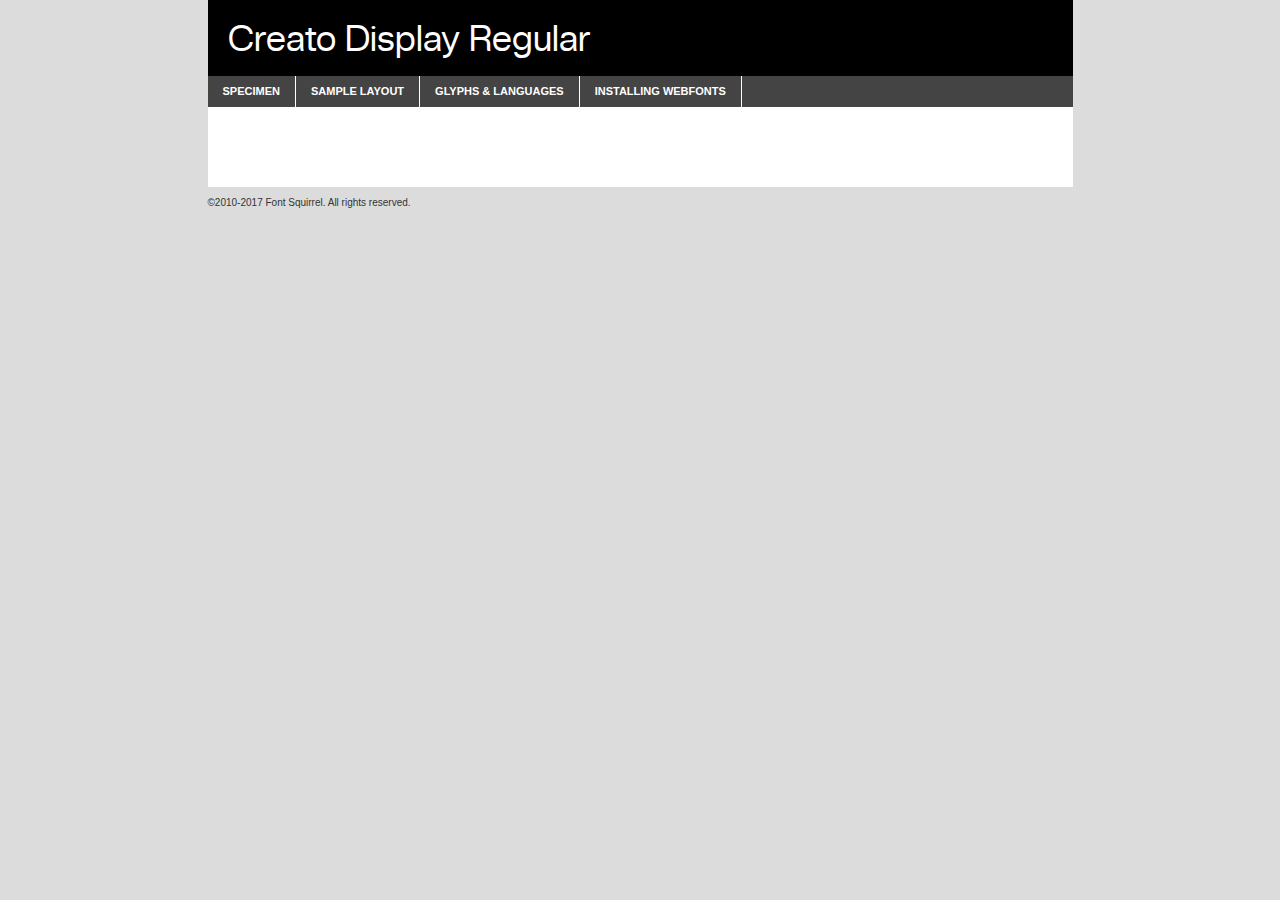
<file: fonts/creatodisplay-regular-demo.html>
<!DOCTYPE html PUBLIC "-//W3C//DTD XHTML 1.0 Transitional//EN"
	"http://www.w3.org/TR/xhtml1/DTD/xhtml1-transitional.dtd">

<html xmlns="http://www.w3.org/1999/xhtml" xml:lang="en" lang="en">
<head>
	<meta http-equiv="Content-Type" content="text/html; charset=utf-8" />
	<script src="http://ajax.googleapis.com/ajax/libs/jquery/1.7.2/jquery.min.js" type="text/javascript" charset="utf-8"></script>
	<script type="text/javascript">
	(function($){$.fn.easyTabs=function(option){var param=jQuery.extend({fadeSpeed:"fast",defaultContent:1,activeClass:'active'},option);$(this).each(function(){var thisId="#"+this.id;if(param.defaultContent==''){param.defaultContent=1;}
	if(typeof param.defaultContent=="number")
	{var defaultTab=$(thisId+" .tabs li:eq("+(param.defaultContent-1)+") a").attr('href').substr(1);}else{var defaultTab=param.defaultContent;}
	$(thisId+" .tabs li a").each(function(){var tabToHide=$(this).attr('href').substr(1);$("#"+tabToHide).addClass('easytabs-tab-content');});hideAll();changeContent(defaultTab);function hideAll(){$(thisId+" .easytabs-tab-content").hide();}
	function changeContent(tabId){hideAll();$(thisId+" .tabs li").removeClass(param.activeClass);$(thisId+" .tabs li a[href=#"+tabId+"]").closest('li').addClass(param.activeClass);if(param.fadeSpeed!="none")
	{$(thisId+" #"+tabId).fadeIn(param.fadeSpeed);}else{$(thisId+" #"+tabId).show();}}
	$(thisId+" .tabs li").click(function(){var tabId=$(this).find('a').attr('href').substr(1);changeContent(tabId);return false;});});}})(jQuery);
	</script>
	<link rel="stylesheet" href="specimen_files/specimen_stylesheet.css" type="text/css" charset="utf-8" />
	<link rel="stylesheet" href="stylesheet.css" type="text/css" charset="utf-8" />

	<style type="text/css">
					body{
				font-family: 'creato_displayregular';
							}
		</style>

	<title>Creato Display Regular Specimen</title>
	
	
	<script type="text/javascript" charset="utf-8">
		$(document).ready(function() {
			$('#container').easyTabs({defaultContent:1});
		});
	</script>
</head>

<body>
<div id="container">
	<div id="header">
		Creato Display Regular	</div>
	<ul class="tabs">
		<li><a href="#specimen">Specimen</a></li>
		<li><a href="#layout">Sample Layout</a></li>
				<li><a href="#glyphs">Glyphs &amp; Languages</a></li>
		<li><a href="#installing">Installing Webfonts</a></li>
		
	</ul>
	
	<div id="main_content">

		
			<div id="specimen">
		
				<div class="section">
					<div class="grid12 firstcol">
						<div class="huge">AaBb</div>
					</div>
				</div>
		
				<div class="section">
					<div class="glyph_range">A&#x200B;B&#x200b;C&#x200b;D&#x200b;E&#x200b;F&#x200b;G&#x200b;H&#x200b;I&#x200b;J&#x200b;K&#x200b;L&#x200b;M&#x200b;N&#x200b;O&#x200b;P&#x200b;Q&#x200b;R&#x200b;S&#x200b;T&#x200b;U&#x200b;V&#x200b;W&#x200b;X&#x200b;Y&#x200b;Z&#x200b;a&#x200b;b&#x200b;c&#x200b;d&#x200b;e&#x200b;f&#x200b;g&#x200b;h&#x200b;i&#x200b;j&#x200b;k&#x200b;l&#x200b;m&#x200b;n&#x200b;o&#x200b;p&#x200b;q&#x200b;r&#x200b;s&#x200b;t&#x200b;u&#x200b;v&#x200b;w&#x200b;x&#x200b;y&#x200b;z&#x200b;1&#x200b;2&#x200b;3&#x200b;4&#x200b;5&#x200b;6&#x200b;7&#x200b;8&#x200b;9&#x200b;0&#x200b;&amp;&#x200b;.&#x200b;,&#x200b;?&#x200b;!&#x200b;&#64;&#x200b;(&#x200b;)&#x200b;#&#x200b;$&#x200b;%&#x200b;*&#x200b;+&#x200b;-&#x200b;=&#x200b;:&#x200b;;</div>
				</div>
				<div class="section">
					<div class="grid12 firstcol">
						<table class="sample_table">
							<tr><td>10</td><td class="size10">abcdefghijklmnopqrstuvwxyzABCDEFGHIJKLMNOPQRSTUVWXYZ0123456789abcdefghijklmnopqrstuvwxyzABCDEFGHIJKLMNOPQRSTUVWXYZ0123456789abcdefghijklmnopqrstuvwxyzABCDEFGHIJKLMNOPQRSTUVWXYZ</td></tr>
							<tr><td>11</td><td class="size11">abcdefghijklmnopqrstuvwxyzABCDEFGHIJKLMNOPQRSTUVWXYZ0123456789abcdefghijklmnopqrstuvwxyzABCDEFGHIJKLMNOPQRSTUVWXYZ0123456789abcdefghijklmnopqrstuvwxyzABCDEFGHIJKLMNOPQRSTUVWXYZ</td></tr>
							<tr><td>12</td><td class="size12">abcdefghijklmnopqrstuvwxyzABCDEFGHIJKLMNOPQRSTUVWXYZ0123456789abcdefghijklmnopqrstuvwxyzABCDEFGHIJKLMNOPQRSTUVWXYZ0123456789abcdefghijklmnopqrstuvwxyzABCDEFGHIJKLMNOPQRSTUVWXYZ</td></tr>
							<tr><td>13</td><td class="size13">abcdefghijklmnopqrstuvwxyzABCDEFGHIJKLMNOPQRSTUVWXYZ0123456789abcdefghijklmnopqrstuvwxyzABCDEFGHIJKLMNOPQRSTUVWXYZ0123456789abcdefghijklmnopqrstuvwxyzABCDEFGHIJKLMNOPQRSTUVWXYZ</td></tr>
							<tr><td>14</td><td class="size14">abcdefghijklmnopqrstuvwxyzABCDEFGHIJKLMNOPQRSTUVWXYZ0123456789abcdefghijklmnopqrstuvwxyzABCDEFGHIJKLMNOPQRSTUVWXYZ0123456789abcdefghijklmnopqrstuvwxyzABCDEFGHIJKLMNOPQRSTUVWXYZ</td></tr>
							<tr><td>16</td><td class="size16">abcdefghijklmnopqrstuvwxyzABCDEFGHIJKLMNOPQRSTUVWXYZ0123456789abcdefghijklmnopqrstuvwxyzABCDEFGHIJKLMNOPQRSTUVWXYZ</td></tr>
							<tr><td>18</td><td class="size18">abcdefghijklmnopqrstuvwxyzABCDEFGHIJKLMNOPQRSTUVWXYZ0123456789abcdefghijklmnopqrstuvwxyzABCDEFGHIJKLMNOPQRSTUVWXYZ</td></tr>
							<tr><td>20</td><td class="size20">abcdefghijklmnopqrstuvwxyzABCDEFGHIJKLMNOPQRSTUVWXYZ0123456789abcdefghijklmnopqrstuvwxyzABCDEFGHIJKLMNOPQRSTUVWXYZ</td></tr>
							<tr><td>24</td><td class="size24">abcdefghijklmnopqrstuvwxyzABCDEFGHIJKLMNOPQRSTUVWXYZ0123456789abcdefghijklmnopqrstuvwxyzABCDEFGHIJKLMNOPQRSTUVWXYZ</td></tr>
							<tr><td>30</td><td class="size30">abcdefghijklmnopqrstuvwxyzABCDEFGHIJKLMNOPQRSTUVWXYZ0123456789abcdefghijklmnopqrstuvwxyzABCDEFGHIJKLMNOPQRSTUVWXYZ</td></tr>
							<tr><td>36</td><td class="size36">abcdefghijklmnopqrstuvwxyzABCDEFGHIJKLMNOPQRSTUVWXYZ0123456789abcdefghijklmnopqrstuvwxyzABCDEFGHIJKLMNOPQRSTUVWXYZ</td></tr>
							<tr><td>48</td><td class="size48">abcdefghijklmnopqrstuvwxyzABCDEFGHIJKLMNOPQRSTUVWXYZ0123456789abcdefghijklmnopqrstuvwxyzABCDEFGHIJKLMNOPQRSTUVWXYZ</td></tr>
							<tr><td>60</td><td class="size60">abcdefghijklmnopqrstuvwxyzABCDEFGHIJKLMNOPQRSTUVWXYZ0123456789abcdefghijklmnopqrstuvwxyzABCDEFGHIJKLMNOPQRSTUVWXYZ</td></tr>
							<tr><td>72</td><td class="size72">abcdefghijklmnopqrstuvwxyzABCDEFGHIJKLMNOPQRSTUVWXYZ0123456789abcdefghijklmnopqrstuvwxyzABCDEFGHIJKLMNOPQRSTUVWXYZ</td></tr>
							<tr><td>90</td><td class="size90">abcdefghijklmnopqrstuvwxyzABCDEFGHIJKLMNOPQRSTUVWXYZ0123456789abcdefghijklmnopqrstuvwxyzABCDEFGHIJKLMNOPQRSTUVWXYZ</td></tr>
						</table>
				
					</div>
			
				</div>
		
		
		
								<div class="section" id="bodycomparison">


										<div id="xheight">
				<div class="fontbody">&#x25FC;&#x25FC;&#x25FC;&#x25FC;&#x25FC;&#x25FC;&#x25FC;&#x25FC;&#x25FC;&#x25FC;&#x25FC;&#x25FC;&#x25FC;&#x25FC;&#x25FC;&#x25FC;&#x25FC;&#x25FC;&#x25FC;&#x25FC;&#x25FC;&#x25FC;&#x25FC;&#x25FC;&#x25FC;&#x25FC;&#x25FC;&#x25FC;&#x25FC;&#x25FC;&#x25FC;&#x25FC;&#x25FC;&#x25FC;&#x25FC;&#x25FC;&#x25FC;&#x25FC;&#x25FC;&#x25FC;&#x25FC;&#x25FC;&#x25FC;&#x25FC;&#x25FC;&#x25FC;&#x25FC;&#x25FC;&#x25FC;&#x25FC;&#x25FC;&#x25FC;&#x25FC;&#x25FC;&#x25FC;&#x25FC;&#x25FC;&#x25FC;&#x25FC;&#x25FC;&#x25FC;&#x25FC;&#x25FC;&#x25FC;&#x25FC;&#x25FC;&#x25FC;&#x25FC;&#x25FC;&#x25FC;&#x25FC;&#x25FC;&#x25FC;&#x25FC;&#x25FC;&#x25FC;&#x25FC;&#x25FC;&#x25FC;&#x25FC;&#x25FC;&#x25FC;&#x25FC;&#x25FC;&#x25FC;&#x25FC;&#x25FC;&#x25FC;&#x25FC;&#x25FC;&#x25FC;&#x25FC;&#x25FC;&#x25FC;&#x25FC;&#x25FC;&#x25FC;&#x25FC;&#x25FC;body</div><div class="arialbody">body</div><div class="verdanabody">body</div><div class="georgiabody">body</div></div>
										<div class="fontbody" style="z-index:1">
											body<span>Creato Display Regular</span>
										</div>
										<div class="arialbody" style="z-index:1">
											body<span>Arial</span>
										</div>
										<div class="verdanabody" style="z-index:1">
											body<span>Verdana</span>
										</div>
										<div class="georgiabody" style="z-index:1">
											body<span>Georgia</span>
										</div>



								</div>
		
		
				<div class="section psample psample_row1" id="">
					
					<div class="grid2 firstcol">
						<p class="size10"><span>10.</span>Aenean lacinia bibendum nulla sed consectetur. Fusce dapibus, tellus ac cursus commodo, tortor mauris condimentum nibh, ut fermentum massa justo sit amet risus. Nullam id dolor id nibh ultricies vehicula ut id elit. Cum sociis natoque penatibus et magnis dis parturient montes, nascetur ridiculus mus. Nulla vitae elit libero, a pharetra augue.</p>
			
					</div>
					<div class="grid3">
						<p class="size11"><span>11.</span>Aenean lacinia bibendum nulla sed consectetur. Fusce dapibus, tellus ac cursus commodo, tortor mauris condimentum nibh, ut fermentum massa justo sit amet risus. Nullam id dolor id nibh ultricies vehicula ut id elit. Cum sociis natoque penatibus et magnis dis parturient montes, nascetur ridiculus mus. Nulla vitae elit libero, a pharetra augue.</p>
			
					</div>
					<div class="grid3">
						<p class="size12"><span>12.</span>Aenean lacinia bibendum nulla sed consectetur. Fusce dapibus, tellus ac cursus commodo, tortor mauris condimentum nibh, ut fermentum massa justo sit amet risus. Nullam id dolor id nibh ultricies vehicula ut id elit. Cum sociis natoque penatibus et magnis dis parturient montes, nascetur ridiculus mus. Nulla vitae elit libero, a pharetra augue.</p>
			
					</div>
					<div class="grid4">
						<p class="size13"><span>13.</span>Aenean lacinia bibendum nulla sed consectetur. Fusce dapibus, tellus ac cursus commodo, tortor mauris condimentum nibh, ut fermentum massa justo sit amet risus. Nullam id dolor id nibh ultricies vehicula ut id elit. Cum sociis natoque penatibus et magnis dis parturient montes, nascetur ridiculus mus. Nulla vitae elit libero, a pharetra augue.</p>
			
					</div>
					<div class="white_blend"></div>
					
				</div>
				<div class="section psample psample_row2" id="">
					<div class="grid3 firstcol">
						<p class="size14"><span>14.</span>Aenean lacinia bibendum nulla sed consectetur. Fusce dapibus, tellus ac cursus commodo, tortor mauris condimentum nibh, ut fermentum massa justo sit amet risus. Nullam id dolor id nibh ultricies vehicula ut id elit. Cum sociis natoque penatibus et magnis dis parturient montes, nascetur ridiculus mus. Nulla vitae elit libero, a pharetra augue.</p>
			
					</div>
					<div class="grid4">
						<p class="size16"><span>16.</span>Aenean lacinia bibendum nulla sed consectetur. Fusce dapibus, tellus ac cursus commodo, tortor mauris condimentum nibh, ut fermentum massa justo sit amet risus. Nullam id dolor id nibh ultricies vehicula ut id elit. Cum sociis natoque penatibus et magnis dis parturient montes, nascetur ridiculus mus. Nulla vitae elit libero, a pharetra augue.</p>
			
					</div>
					<div class="grid5">
						<p class="size18"><span>18.</span>Aenean lacinia bibendum nulla sed consectetur. Fusce dapibus, tellus ac cursus commodo, tortor mauris condimentum nibh, ut fermentum massa justo sit amet risus. Nullam id dolor id nibh ultricies vehicula ut id elit. Cum sociis natoque penatibus et magnis dis parturient montes, nascetur ridiculus mus. Nulla vitae elit libero, a pharetra augue.</p>
			
					</div>

					<div class="white_blend"></div>

				</div>
				
				<div class="section psample psample_row3" id="">
					<div class="grid5 firstcol">
						<p class="size20"><span>20.</span>Aenean lacinia bibendum nulla sed consectetur. Fusce dapibus, tellus ac cursus commodo, tortor mauris condimentum nibh, ut fermentum massa justo sit amet risus. Nullam id dolor id nibh ultricies vehicula ut id elit. Cum sociis natoque penatibus et magnis dis parturient montes, nascetur ridiculus mus. Nulla vitae elit libero, a pharetra augue.</p>
					</div>
					<div class="grid7">
						<p class="size24"><span>24.</span>Aenean lacinia bibendum nulla sed consectetur. Fusce dapibus, tellus ac cursus commodo, tortor mauris condimentum nibh, ut fermentum massa justo sit amet risus. Nullam id dolor id nibh ultricies vehicula ut id elit. Cum sociis natoque penatibus et magnis dis parturient montes, nascetur ridiculus mus. Nulla vitae elit libero, a pharetra augue.</p>
					</div>
					
					<div class="white_blend"></div>
					
				</div>
				
				<div class="section psample psample_row4" id="">
					<div class="grid12 firstcol">
						<p class="size30"><span>30.</span>Aenean lacinia bibendum nulla sed consectetur. Fusce dapibus, tellus ac cursus commodo, tortor mauris condimentum nibh, ut fermentum massa justo sit amet risus. Nullam id dolor id nibh ultricies vehicula ut id elit. Cum sociis natoque penatibus et magnis dis parturient montes, nascetur ridiculus mus. Nulla vitae elit libero, a pharetra augue.</p>
					</div>
					<div class="white_blend"></div>
					
				</div>
				
				
				
				<div class="section psample psample_row1 fullreverse">
					<div class="grid2 firstcol">
						<p class="size10"><span>10.</span>Aenean lacinia bibendum nulla sed consectetur. Fusce dapibus, tellus ac cursus commodo, tortor mauris condimentum nibh, ut fermentum massa justo sit amet risus. Nullam id dolor id nibh ultricies vehicula ut id elit. Cum sociis natoque penatibus et magnis dis parturient montes, nascetur ridiculus mus. Nulla vitae elit libero, a pharetra augue.</p>
			
					</div>
					<div class="grid3">
						<p class="size11"><span>11.</span>Aenean lacinia bibendum nulla sed consectetur. Fusce dapibus, tellus ac cursus commodo, tortor mauris condimentum nibh, ut fermentum massa justo sit amet risus. Nullam id dolor id nibh ultricies vehicula ut id elit. Cum sociis natoque penatibus et magnis dis parturient montes, nascetur ridiculus mus. Nulla vitae elit libero, a pharetra augue.</p>
			
					</div>
					<div class="grid3">
						<p class="size12"><span>12.</span>Aenean lacinia bibendum nulla sed consectetur. Fusce dapibus, tellus ac cursus commodo, tortor mauris condimentum nibh, ut fermentum massa justo sit amet risus. Nullam id dolor id nibh ultricies vehicula ut id elit. Cum sociis natoque penatibus et magnis dis parturient montes, nascetur ridiculus mus. Nulla vitae elit libero, a pharetra augue.</p>
			
					</div>
					<div class="grid4">
						<p class="size13"><span>13.</span>Aenean lacinia bibendum nulla sed consectetur. Fusce dapibus, tellus ac cursus commodo, tortor mauris condimentum nibh, ut fermentum massa justo sit amet risus. Nullam id dolor id nibh ultricies vehicula ut id elit. Cum sociis natoque penatibus et magnis dis parturient montes, nascetur ridiculus mus. Nulla vitae elit libero, a pharetra augue.</p>
			
					</div>
					<div class="black_blend"></div>
					
				</div>
				
				<div class="section psample psample_row2 fullreverse">
					<div class="grid3 firstcol">
						<p class="size14"><span>14.</span>Aenean lacinia bibendum nulla sed consectetur. Fusce dapibus, tellus ac cursus commodo, tortor mauris condimentum nibh, ut fermentum massa justo sit amet risus. Nullam id dolor id nibh ultricies vehicula ut id elit. Cum sociis natoque penatibus et magnis dis parturient montes, nascetur ridiculus mus. Nulla vitae elit libero, a pharetra augue.</p>
			
					</div>
					<div class="grid4">
						<p class="size16"><span>16.</span>Aenean lacinia bibendum nulla sed consectetur. Fusce dapibus, tellus ac cursus commodo, tortor mauris condimentum nibh, ut fermentum massa justo sit amet risus. Nullam id dolor id nibh ultricies vehicula ut id elit. Cum sociis natoque penatibus et magnis dis parturient montes, nascetur ridiculus mus. Nulla vitae elit libero, a pharetra augue.</p>
			
					</div>
					<div class="grid5">
						<p class="size18"><span>18.</span>Aenean lacinia bibendum nulla sed consectetur. Fusce dapibus, tellus ac cursus commodo, tortor mauris condimentum nibh, ut fermentum massa justo sit amet risus. Nullam id dolor id nibh ultricies vehicula ut id elit. Cum sociis natoque penatibus et magnis dis parturient montes, nascetur ridiculus mus. Nulla vitae elit libero, a pharetra augue.</p>
			
					</div>
					<div class="black_blend"></div>

				</div>
				
				<div class="section psample fullreverse psample_row3" id="">
					<div class="grid5 firstcol">
						<p class="size20"><span>20.</span>Aenean lacinia bibendum nulla sed consectetur. Fusce dapibus, tellus ac cursus commodo, tortor mauris condimentum nibh, ut fermentum massa justo sit amet risus. Nullam id dolor id nibh ultricies vehicula ut id elit. Cum sociis natoque penatibus et magnis dis parturient montes, nascetur ridiculus mus. Nulla vitae elit libero, a pharetra augue.</p>
					</div>
					<div class="grid7">
						<p class="size24"><span>24.</span>Aenean lacinia bibendum nulla sed consectetur. Fusce dapibus, tellus ac cursus commodo, tortor mauris condimentum nibh, ut fermentum massa justo sit amet risus. Nullam id dolor id nibh ultricies vehicula ut id elit. Cum sociis natoque penatibus et magnis dis parturient montes, nascetur ridiculus mus. Nulla vitae elit libero, a pharetra augue.</p>
					</div>
					
					<div class="black_blend"></div>
					
				</div>
				
				<div class="section psample fullreverse psample_row4" id="" style="border-bottom: 20px #000 solid;">
					<div class="grid12 firstcol">
						<p class="size30"><span>30.</span>Aenean lacinia bibendum nulla sed consectetur. Fusce dapibus, tellus ac cursus commodo, tortor mauris condimentum nibh, ut fermentum massa justo sit amet risus. Nullam id dolor id nibh ultricies vehicula ut id elit. Cum sociis natoque penatibus et magnis dis parturient montes, nascetur ridiculus mus. Nulla vitae elit libero, a pharetra augue.</p>
					</div>
					<div class="black_blend"></div>
					
				</div>
				
				
				
				
			</div>
			
			<div id="layout">
				
				<div class="section">
					
					<div class="grid12 firstcol">
						<h1>Lorem Ipsum Dolor</h1>
						<h2>Etiam porta sem malesuada magna mollis euismod</h2>
						
						<p class="byline">By <a href="#link">Aenean Lacinia</a></p>
					</div>
				</div>
				<div class="section">
					<div class="grid8 firstcol">
						<p class="large">Donec sed odio dui. Morbi leo risus, porta ac consectetur ac, vestibulum at eros. Fusce dapibus, tellus ac cursus commodo, tortor mauris condimentum nibh, ut fermentum massa justo sit amet risus. </p>

						
						<h3>Pellentesque ornare sem</h3>

						<p>Maecenas sed diam eget risus varius blandit sit amet non magna. Maecenas faucibus mollis interdum. Donec ullamcorper nulla non metus auctor fringilla. Nullam id dolor id nibh ultricies vehicula ut id elit. Nullam id dolor id nibh ultricies vehicula ut id elit. </p>

						<p>Aenean eu leo quam. Pellentesque ornare sem lacinia quam venenatis vestibulum. Lorem ipsum dolor sit amet, consectetur adipiscing elit. Cum sociis natoque penatibus et magnis dis parturient montes, nascetur ridiculus mus. </p>

						<p>Nulla vitae elit libero, a pharetra augue. Praesent commodo cursus magna, vel scelerisque nisl consectetur et. Aenean lacinia bibendum nulla sed consectetur. </p>

						<p>Nullam quis risus eget urna mollis ornare vel eu leo. Nullam quis risus eget urna mollis ornare vel eu leo. Maecenas sed diam eget risus varius blandit sit amet non magna. Donec ullamcorper nulla non metus auctor fringilla. </p>

						<h3>Cras mattis consectetur</h3>

						<p>Aenean eu leo quam. Pellentesque ornare sem lacinia quam venenatis vestibulum. Aenean lacinia bibendum nulla sed consectetur. Integer posuere erat a ante venenatis dapibus posuere velit aliquet. Cras mattis consectetur purus sit amet fermentum. </p>

						<p>Nullam id dolor id nibh ultricies vehicula ut id elit. Nullam quis risus eget urna mollis ornare vel eu leo. Cras mattis consectetur purus sit amet fermentum.</p>
					</div>
					
					<div class="grid4 sidebar">
						
						<div class="box reverse">
							<p class="last">Nullam quis risus eget urna mollis ornare vel eu leo. Donec ullamcorper nulla non metus auctor fringilla. Cras mattis consectetur purus sit amet fermentum. Sed posuere consectetur est at lobortis. Lorem ipsum dolor sit amet, consectetur adipiscing elit. </p>
						</div>
						
						<p class="caption">Maecenas sed diam eget risus varius.</p>

						<p>Vestibulum id ligula porta felis euismod semper. Integer posuere erat a ante venenatis dapibus posuere velit aliquet. Vestibulum id ligula porta felis euismod semper. Sed posuere consectetur est at lobortis. Maecenas sed diam eget risus varius blandit sit amet non magna. Fusce dapibus, tellus ac cursus commodo, tortor mauris condimentum nibh, ut fermentum massa justo sit amet risus. </p>

					

						<p>Duis mollis, est non commodo luctus, nisi erat porttitor ligula, eget lacinia odio sem nec elit. Aenean lacinia bibendum nulla sed consectetur. Vivamus sagittis lacus vel augue laoreet rutrum faucibus dolor auctor. Aenean lacinia bibendum nulla sed consectetur. Nullam quis risus eget urna mollis ornare vel eu leo. </p>

						<p>Praesent commodo cursus magna, vel scelerisque nisl consectetur et. Donec ullamcorper nulla non metus auctor fringilla. Maecenas faucibus mollis interdum. Fusce dapibus, tellus ac cursus commodo, tortor mauris condimentum nibh, ut fermentum massa justo sit amet risus. </p>

					</div>
				</div>
				
			</div>


			



		<div id="glyphs">
			<div class="section">
				<div class="grid12 firstcol">
			
				<h1>Language Support</h1>
				<p>The subset of Creato Display Regular in this kit supports the following languages:<br />
			
					Albanian, Basque, Breton, Chamorro, Danish, Dutch, English, Faroese, Finnish, French, Frisian, Galician, German, Icelandic, Italian, Malagasy, Norwegian, Portuguese, Spanish, Alsatian, Aragonese, Arapaho, Arrernte, Asturian, Aymara, Bislama, Cebuano, Corsican, Fijian, French_creole, Genoese, Gilbertese, Greenlandic, Haitian_creole, Hiligaynon, Hmong, Hopi, Ibanag, Iloko_ilokano, Indonesian, Interglossa_glosa, Interlingua, Irish_gaelic, Jerriais, Lojban, Lombard, Luxembourgeois, Manx, Mohawk, Norfolk_pitcairnese, Occitan, Oromo, Pangasinan, Papiamento, Piedmontese, Potawatomi, Rhaeto-romance, Romansh, Rotokas, Sami_lule, Samoan, Sardinian, Scots_gaelic, Seychelles_creole, Shona, Sicilian, Somali, Southern_ndebele, Swahili, Swati_swazi, Tagalog_filipino_pilipino, Tetum, Tok_pisin, Uyghur_latinized, Volapuk, Walloon, Warlpiri, Xhosa, Yapese, Zulu, Latinbasic, Ubasic, Demo				</p>
				<h1>Glyph Chart</h1>
				<p>The subset of Creato Display Regular in this kit includes all the glyphs listed below. Unicode entities are included above each glyph to help you insert individual characters into your layout.</p>
				<div id="glyph_chart">
			
																														 <div><p>&amp;#13;</p>&#13;</div>
																				 <div><p>&amp;#32;</p>&#32;</div>
																				 <div><p>&amp;#33;</p>&#33;</div>
																				 <div><p>&amp;#34;</p>&#34;</div>
																				 <div><p>&amp;#35;</p>&#35;</div>
																				 <div><p>&amp;#36;</p>&#36;</div>
																				 <div><p>&amp;#37;</p>&#37;</div>
																				 <div><p>&amp;#38;</p>&#38;</div>
																				 <div><p>&amp;#39;</p>&#39;</div>
																				 <div><p>&amp;#40;</p>&#40;</div>
																				 <div><p>&amp;#41;</p>&#41;</div>
																				 <div><p>&amp;#42;</p>&#42;</div>
																				 <div><p>&amp;#43;</p>&#43;</div>
																				 <div><p>&amp;#44;</p>&#44;</div>
																				 <div><p>&amp;#45;</p>&#45;</div>
																				 <div><p>&amp;#46;</p>&#46;</div>
																				 <div><p>&amp;#47;</p>&#47;</div>
																				 <div><p>&amp;#48;</p>&#48;</div>
																				 <div><p>&amp;#49;</p>&#49;</div>
																				 <div><p>&amp;#50;</p>&#50;</div>
																				 <div><p>&amp;#51;</p>&#51;</div>
																				 <div><p>&amp;#52;</p>&#52;</div>
																				 <div><p>&amp;#53;</p>&#53;</div>
																				 <div><p>&amp;#54;</p>&#54;</div>
																				 <div><p>&amp;#55;</p>&#55;</div>
																				 <div><p>&amp;#56;</p>&#56;</div>
																				 <div><p>&amp;#57;</p>&#57;</div>
																				 <div><p>&amp;#58;</p>&#58;</div>
																				 <div><p>&amp;#59;</p>&#59;</div>
																				 <div><p>&amp;#60;</p>&#60;</div>
																				 <div><p>&amp;#61;</p>&#61;</div>
																				 <div><p>&amp;#62;</p>&#62;</div>
																				 <div><p>&amp;#63;</p>&#63;</div>
																				 <div><p>&amp;#64;</p>&#64;</div>
																				 <div><p>&amp;#65;</p>&#65;</div>
																				 <div><p>&amp;#66;</p>&#66;</div>
																				 <div><p>&amp;#67;</p>&#67;</div>
																				 <div><p>&amp;#68;</p>&#68;</div>
																				 <div><p>&amp;#69;</p>&#69;</div>
																				 <div><p>&amp;#70;</p>&#70;</div>
																				 <div><p>&amp;#71;</p>&#71;</div>
																				 <div><p>&amp;#72;</p>&#72;</div>
																				 <div><p>&amp;#73;</p>&#73;</div>
																				 <div><p>&amp;#74;</p>&#74;</div>
																				 <div><p>&amp;#75;</p>&#75;</div>
																				 <div><p>&amp;#76;</p>&#76;</div>
																				 <div><p>&amp;#77;</p>&#77;</div>
																				 <div><p>&amp;#78;</p>&#78;</div>
																				 <div><p>&amp;#79;</p>&#79;</div>
																				 <div><p>&amp;#80;</p>&#80;</div>
																				 <div><p>&amp;#81;</p>&#81;</div>
																				 <div><p>&amp;#82;</p>&#82;</div>
																				 <div><p>&amp;#83;</p>&#83;</div>
																				 <div><p>&amp;#84;</p>&#84;</div>
																				 <div><p>&amp;#85;</p>&#85;</div>
																				 <div><p>&amp;#86;</p>&#86;</div>
																				 <div><p>&amp;#87;</p>&#87;</div>
																				 <div><p>&amp;#88;</p>&#88;</div>
																				 <div><p>&amp;#89;</p>&#89;</div>
																				 <div><p>&amp;#90;</p>&#90;</div>
																				 <div><p>&amp;#91;</p>&#91;</div>
																				 <div><p>&amp;#92;</p>&#92;</div>
																				 <div><p>&amp;#93;</p>&#93;</div>
																				 <div><p>&amp;#94;</p>&#94;</div>
																				 <div><p>&amp;#95;</p>&#95;</div>
																				 <div><p>&amp;#96;</p>&#96;</div>
																				 <div><p>&amp;#97;</p>&#97;</div>
																				 <div><p>&amp;#98;</p>&#98;</div>
																				 <div><p>&amp;#99;</p>&#99;</div>
																				 <div><p>&amp;#100;</p>&#100;</div>
																				 <div><p>&amp;#101;</p>&#101;</div>
																				 <div><p>&amp;#102;</p>&#102;</div>
																				 <div><p>&amp;#103;</p>&#103;</div>
																				 <div><p>&amp;#104;</p>&#104;</div>
																				 <div><p>&amp;#105;</p>&#105;</div>
																				 <div><p>&amp;#106;</p>&#106;</div>
																				 <div><p>&amp;#107;</p>&#107;</div>
																				 <div><p>&amp;#108;</p>&#108;</div>
																				 <div><p>&amp;#109;</p>&#109;</div>
																				 <div><p>&amp;#110;</p>&#110;</div>
																				 <div><p>&amp;#111;</p>&#111;</div>
																				 <div><p>&amp;#112;</p>&#112;</div>
																				 <div><p>&amp;#113;</p>&#113;</div>
																				 <div><p>&amp;#114;</p>&#114;</div>
																				 <div><p>&amp;#115;</p>&#115;</div>
																				 <div><p>&amp;#116;</p>&#116;</div>
																				 <div><p>&amp;#117;</p>&#117;</div>
																				 <div><p>&amp;#118;</p>&#118;</div>
																				 <div><p>&amp;#119;</p>&#119;</div>
																				 <div><p>&amp;#120;</p>&#120;</div>
																				 <div><p>&amp;#121;</p>&#121;</div>
																				 <div><p>&amp;#122;</p>&#122;</div>
																				 <div><p>&amp;#123;</p>&#123;</div>
																				 <div><p>&amp;#124;</p>&#124;</div>
																				 <div><p>&amp;#125;</p>&#125;</div>
																				 <div><p>&amp;#126;</p>&#126;</div>
																				 <div><p>&amp;#160;</p>&#160;</div>
																				 <div><p>&amp;#161;</p>&#161;</div>
																				 <div><p>&amp;#162;</p>&#162;</div>
																				 <div><p>&amp;#163;</p>&#163;</div>
																				 <div><p>&amp;#164;</p>&#164;</div>
																				 <div><p>&amp;#165;</p>&#165;</div>
																				 <div><p>&amp;#166;</p>&#166;</div>
																				 <div><p>&amp;#167;</p>&#167;</div>
																				 <div><p>&amp;#168;</p>&#168;</div>
																				 <div><p>&amp;#169;</p>&#169;</div>
																				 <div><p>&amp;#170;</p>&#170;</div>
																				 <div><p>&amp;#171;</p>&#171;</div>
																				 <div><p>&amp;#172;</p>&#172;</div>
																				 <div><p>&amp;#173;</p>&#173;</div>
																				 <div><p>&amp;#174;</p>&#174;</div>
																				 <div><p>&amp;#175;</p>&#175;</div>
																				 <div><p>&amp;#176;</p>&#176;</div>
																				 <div><p>&amp;#177;</p>&#177;</div>
																				 <div><p>&amp;#178;</p>&#178;</div>
																				 <div><p>&amp;#179;</p>&#179;</div>
																				 <div><p>&amp;#180;</p>&#180;</div>
																				 <div><p>&amp;#181;</p>&#181;</div>
																				 <div><p>&amp;#182;</p>&#182;</div>
																				 <div><p>&amp;#183;</p>&#183;</div>
																				 <div><p>&amp;#184;</p>&#184;</div>
																				 <div><p>&amp;#185;</p>&#185;</div>
																				 <div><p>&amp;#186;</p>&#186;</div>
																				 <div><p>&amp;#187;</p>&#187;</div>
																				 <div><p>&amp;#188;</p>&#188;</div>
																				 <div><p>&amp;#189;</p>&#189;</div>
																				 <div><p>&amp;#190;</p>&#190;</div>
																				 <div><p>&amp;#191;</p>&#191;</div>
																				 <div><p>&amp;#192;</p>&#192;</div>
																				 <div><p>&amp;#193;</p>&#193;</div>
																				 <div><p>&amp;#194;</p>&#194;</div>
																				 <div><p>&amp;#195;</p>&#195;</div>
																				 <div><p>&amp;#196;</p>&#196;</div>
																				 <div><p>&amp;#197;</p>&#197;</div>
																				 <div><p>&amp;#198;</p>&#198;</div>
																				 <div><p>&amp;#199;</p>&#199;</div>
																				 <div><p>&amp;#200;</p>&#200;</div>
																				 <div><p>&amp;#201;</p>&#201;</div>
																				 <div><p>&amp;#202;</p>&#202;</div>
																				 <div><p>&amp;#203;</p>&#203;</div>
																				 <div><p>&amp;#204;</p>&#204;</div>
																				 <div><p>&amp;#205;</p>&#205;</div>
																				 <div><p>&amp;#206;</p>&#206;</div>
																				 <div><p>&amp;#207;</p>&#207;</div>
																				 <div><p>&amp;#208;</p>&#208;</div>
																				 <div><p>&amp;#209;</p>&#209;</div>
																				 <div><p>&amp;#210;</p>&#210;</div>
																				 <div><p>&amp;#211;</p>&#211;</div>
																				 <div><p>&amp;#212;</p>&#212;</div>
																				 <div><p>&amp;#213;</p>&#213;</div>
																				 <div><p>&amp;#214;</p>&#214;</div>
																				 <div><p>&amp;#215;</p>&#215;</div>
																				 <div><p>&amp;#216;</p>&#216;</div>
																				 <div><p>&amp;#217;</p>&#217;</div>
																				 <div><p>&amp;#218;</p>&#218;</div>
																				 <div><p>&amp;#219;</p>&#219;</div>
																				 <div><p>&amp;#220;</p>&#220;</div>
																				 <div><p>&amp;#221;</p>&#221;</div>
																				 <div><p>&amp;#222;</p>&#222;</div>
																				 <div><p>&amp;#223;</p>&#223;</div>
																				 <div><p>&amp;#224;</p>&#224;</div>
																				 <div><p>&amp;#225;</p>&#225;</div>
																				 <div><p>&amp;#226;</p>&#226;</div>
																				 <div><p>&amp;#227;</p>&#227;</div>
																				 <div><p>&amp;#228;</p>&#228;</div>
																				 <div><p>&amp;#229;</p>&#229;</div>
																				 <div><p>&amp;#230;</p>&#230;</div>
																				 <div><p>&amp;#231;</p>&#231;</div>
																				 <div><p>&amp;#232;</p>&#232;</div>
																				 <div><p>&amp;#233;</p>&#233;</div>
																				 <div><p>&amp;#234;</p>&#234;</div>
																				 <div><p>&amp;#235;</p>&#235;</div>
																				 <div><p>&amp;#236;</p>&#236;</div>
																				 <div><p>&amp;#237;</p>&#237;</div>
																				 <div><p>&amp;#238;</p>&#238;</div>
																				 <div><p>&amp;#239;</p>&#239;</div>
																				 <div><p>&amp;#240;</p>&#240;</div>
																				 <div><p>&amp;#241;</p>&#241;</div>
																				 <div><p>&amp;#242;</p>&#242;</div>
																				 <div><p>&amp;#243;</p>&#243;</div>
																				 <div><p>&amp;#244;</p>&#244;</div>
																				 <div><p>&amp;#245;</p>&#245;</div>
																				 <div><p>&amp;#246;</p>&#246;</div>
																				 <div><p>&amp;#247;</p>&#247;</div>
																				 <div><p>&amp;#248;</p>&#248;</div>
																				 <div><p>&amp;#249;</p>&#249;</div>
																				 <div><p>&amp;#250;</p>&#250;</div>
																				 <div><p>&amp;#251;</p>&#251;</div>
																				 <div><p>&amp;#252;</p>&#252;</div>
																				 <div><p>&amp;#253;</p>&#253;</div>
																				 <div><p>&amp;#254;</p>&#254;</div>
																				 <div><p>&amp;#255;</p>&#255;</div>
																				 <div><p>&amp;#338;</p>&#338;</div>
																				 <div><p>&amp;#339;</p>&#339;</div>
																				 <div><p>&amp;#376;</p>&#376;</div>
																				 <div><p>&amp;#710;</p>&#710;</div>
																				 <div><p>&amp;#732;</p>&#732;</div>
																				 <div><p>&amp;#8192;</p>&#8192;</div>
																				 <div><p>&amp;#8193;</p>&#8193;</div>
																				 <div><p>&amp;#8194;</p>&#8194;</div>
																				 <div><p>&amp;#8195;</p>&#8195;</div>
																				 <div><p>&amp;#8196;</p>&#8196;</div>
																				 <div><p>&amp;#8197;</p>&#8197;</div>
																				 <div><p>&amp;#8198;</p>&#8198;</div>
																				 <div><p>&amp;#8199;</p>&#8199;</div>
																				 <div><p>&amp;#8200;</p>&#8200;</div>
																				 <div><p>&amp;#8201;</p>&#8201;</div>
																				 <div><p>&amp;#8202;</p>&#8202;</div>
																				 <div><p>&amp;#8208;</p>&#8208;</div>
																				 <div><p>&amp;#8209;</p>&#8209;</div>
																				 <div><p>&amp;#8210;</p>&#8210;</div>
																				 <div><p>&amp;#8211;</p>&#8211;</div>
																				 <div><p>&amp;#8212;</p>&#8212;</div>
																				 <div><p>&amp;#8216;</p>&#8216;</div>
																				 <div><p>&amp;#8217;</p>&#8217;</div>
																				 <div><p>&amp;#8218;</p>&#8218;</div>
																				 <div><p>&amp;#8220;</p>&#8220;</div>
																				 <div><p>&amp;#8221;</p>&#8221;</div>
																				 <div><p>&amp;#8222;</p>&#8222;</div>
																				 <div><p>&amp;#8226;</p>&#8226;</div>
																				 <div><p>&amp;#8230;</p>&#8230;</div>
																				 <div><p>&amp;#8239;</p>&#8239;</div>
																				 <div><p>&amp;#8249;</p>&#8249;</div>
																				 <div><p>&amp;#8250;</p>&#8250;</div>
																				 <div><p>&amp;#8287;</p>&#8287;</div>
																				 <div><p>&amp;#8364;</p>&#8364;</div>
																				 <div><p>&amp;#8482;</p>&#8482;</div>
																				 <div><p>&amp;#9724;</p>&#9724;</div>
																																																</div>	
				</div>
		
		
			</div>
		</div>
		
		
		<div id="specs">
			
		</div>
	
		<div id="installing">
			<div class="section">
				<div class="grid7 firstcol">
					<h1>Installing Webfonts</h1>
					
					<p>Webfonts are supported by all major browser platforms but not all in the same way. There are currently four different font formats that must be included in order to target all browsers. This includes TTF, WOFF, EOT and SVG.</p>
					
					<h2>1. Upload your webfonts</h2>
					<p>You must upload your webfont kit to your website. They should be in or near the same directory as your CSS files.</p>
					
					<h2>2. Include the webfont stylesheet</h2>
					<p>A special CSS @font-face declaration helps the various browsers select the appropriate font it needs without causing you a bunch of headaches. Learn more about this syntax by reading the <a href="https://www.fontspring.com/blog/further-hardening-of-the-bulletproof-syntax">Fontspring blog post</a> about it. The code for it is as follows:</p>


<code>
@font-face{ 
	font-family: 'MyWebFont';
	src: url('WebFont.eot');
	src: url('WebFont.eot?#iefix') format('embedded-opentype'),
	     url('WebFont.woff') format('woff'),
	     url('WebFont.ttf') format('truetype'),
	     url('WebFont.svg#webfont') format('svg');
}
</code>

	<p>We've already gone ahead and generated the code for you. All you have to do is link to the stylesheet in your HTML, like this:</p>
	<code>&lt;link rel=&quot;stylesheet&quot; href=&quot;stylesheet.css&quot; type=&quot;text/css&quot; charset=&quot;utf-8&quot; /&gt;</code>

					<h2>3. Modify your own stylesheet</h2>
					<p>To take advantage of your new fonts, you must tell your stylesheet to use them. Look at the original @font-face declaration above and find the property called "font-family." The name linked there will be what you use to reference the font. Prepend that webfont name to the font stack in the "font-family" property, inside the selector you want to change. For example:</p>
<code>p { font-family: 'WebFont', Arial, sans-serif; }</code>

<h2>4. Test</h2>
<p>Getting webfonts to work cross-browser <em>can</em> be tricky. Use the information in the sidebar to help you if you find that fonts aren't loading in a particular browser.</p>
				</div>
				
				<div class="grid5 sidebar">
					<div class="box">
						<h2>Troubleshooting<br />Font-Face Problems</h2>
						<p>Having trouble getting your webfonts to load in your new website? Here are some tips to sort out what might be the problem.</p>

						<h3>Fonts not showing in any browser</h3>

						<p>This sounds like you need to work on the plumbing. You either did not upload the fonts to the correct directory, or you did not link the fonts properly in the CSS. If you've confirmed that all this is correct and you still have a problem, take a look at your .htaccess file and see if requests are getting intercepted.</p>

						<h3>Fonts not loading in iPhone or iPad</h3>

						<p>The most common problem here is that you are serving the fonts from an IIS server. IIS refuses to serve files that have unknown MIME types. If that is the case, you must set the MIME type for SVG to "image/svg+xml" in the server settings. Follow these instructions from Microsoft if you need help.</p>

						<h3>Fonts not loading in Firefox</h3>

						<p>The primary reason for this failure? You are still using a version Firefox older than 3.5. So upgrade already! If that isn't it, then you are very likely serving fonts from a different domain. Firefox requires that all font assets be served from the same domain. Lastly it is possible that you need to add WOFF to your list of MIME types (if you are serving via IIS.)</p>

						<h3>Fonts not loading in IE</h3>

						<p>Are you looking at Internet Explorer on an actual Windows machine or are you cheating by using a service like Adobe BrowserLab? Many of these screenshot services do not render @font-face for IE. Best to test it on a real machine.</p>

						<h3>Fonts not loading in IE9</h3>

						<p>IE9, like Firefox, requires that fonts be served from the same domain as the website. Make sure that is the case.</p>
					</div>
				</div>
			</div>
			
		</div>
	
	</div>
	<div id="footer">
		<p>&copy;2010-2017 Font Squirrel. All rights reserved.</p>
	</div>
</div>
</body>
</html>
</file>
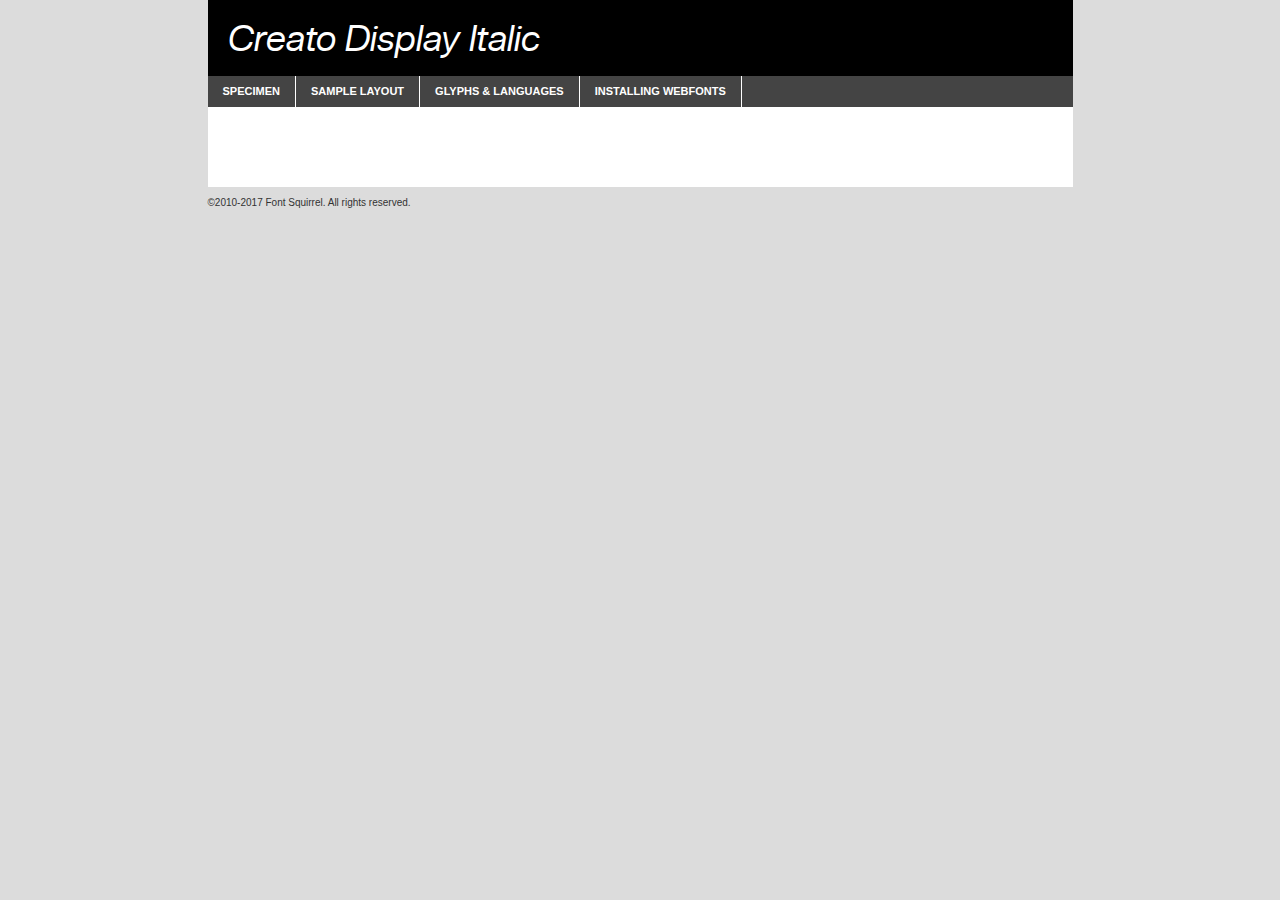
<file: fonts/creatodisplay-regularitalic-demo.html>
<!DOCTYPE html PUBLIC "-//W3C//DTD XHTML 1.0 Transitional//EN"
	"http://www.w3.org/TR/xhtml1/DTD/xhtml1-transitional.dtd">

<html xmlns="http://www.w3.org/1999/xhtml" xml:lang="en" lang="en">
<head>
	<meta http-equiv="Content-Type" content="text/html; charset=utf-8" />
	<script src="http://ajax.googleapis.com/ajax/libs/jquery/1.7.2/jquery.min.js" type="text/javascript" charset="utf-8"></script>
	<script type="text/javascript">
	(function($){$.fn.easyTabs=function(option){var param=jQuery.extend({fadeSpeed:"fast",defaultContent:1,activeClass:'active'},option);$(this).each(function(){var thisId="#"+this.id;if(param.defaultContent==''){param.defaultContent=1;}
	if(typeof param.defaultContent=="number")
	{var defaultTab=$(thisId+" .tabs li:eq("+(param.defaultContent-1)+") a").attr('href').substr(1);}else{var defaultTab=param.defaultContent;}
	$(thisId+" .tabs li a").each(function(){var tabToHide=$(this).attr('href').substr(1);$("#"+tabToHide).addClass('easytabs-tab-content');});hideAll();changeContent(defaultTab);function hideAll(){$(thisId+" .easytabs-tab-content").hide();}
	function changeContent(tabId){hideAll();$(thisId+" .tabs li").removeClass(param.activeClass);$(thisId+" .tabs li a[href=#"+tabId+"]").closest('li').addClass(param.activeClass);if(param.fadeSpeed!="none")
	{$(thisId+" #"+tabId).fadeIn(param.fadeSpeed);}else{$(thisId+" #"+tabId).show();}}
	$(thisId+" .tabs li").click(function(){var tabId=$(this).find('a').attr('href').substr(1);changeContent(tabId);return false;});});}})(jQuery);
	</script>
	<link rel="stylesheet" href="specimen_files/specimen_stylesheet.css" type="text/css" charset="utf-8" />
	<link rel="stylesheet" href="stylesheet.css" type="text/css" charset="utf-8" />

	<style type="text/css">
					body{
				font-family: 'creato_displayitalic';
							}
		</style>

	<title>Creato Display Italic Specimen</title>
	
	
	<script type="text/javascript" charset="utf-8">
		$(document).ready(function() {
			$('#container').easyTabs({defaultContent:1});
		});
	</script>
</head>

<body>
<div id="container">
	<div id="header">
		Creato Display Italic	</div>
	<ul class="tabs">
		<li><a href="#specimen">Specimen</a></li>
		<li><a href="#layout">Sample Layout</a></li>
				<li><a href="#glyphs">Glyphs &amp; Languages</a></li>
		<li><a href="#installing">Installing Webfonts</a></li>
		
	</ul>
	
	<div id="main_content">

		
			<div id="specimen">
		
				<div class="section">
					<div class="grid12 firstcol">
						<div class="huge">AaBb</div>
					</div>
				</div>
		
				<div class="section">
					<div class="glyph_range">A&#x200B;B&#x200b;C&#x200b;D&#x200b;E&#x200b;F&#x200b;G&#x200b;H&#x200b;I&#x200b;J&#x200b;K&#x200b;L&#x200b;M&#x200b;N&#x200b;O&#x200b;P&#x200b;Q&#x200b;R&#x200b;S&#x200b;T&#x200b;U&#x200b;V&#x200b;W&#x200b;X&#x200b;Y&#x200b;Z&#x200b;a&#x200b;b&#x200b;c&#x200b;d&#x200b;e&#x200b;f&#x200b;g&#x200b;h&#x200b;i&#x200b;j&#x200b;k&#x200b;l&#x200b;m&#x200b;n&#x200b;o&#x200b;p&#x200b;q&#x200b;r&#x200b;s&#x200b;t&#x200b;u&#x200b;v&#x200b;w&#x200b;x&#x200b;y&#x200b;z&#x200b;1&#x200b;2&#x200b;3&#x200b;4&#x200b;5&#x200b;6&#x200b;7&#x200b;8&#x200b;9&#x200b;0&#x200b;&amp;&#x200b;.&#x200b;,&#x200b;?&#x200b;!&#x200b;&#64;&#x200b;(&#x200b;)&#x200b;#&#x200b;$&#x200b;%&#x200b;*&#x200b;+&#x200b;-&#x200b;=&#x200b;:&#x200b;;</div>
				</div>
				<div class="section">
					<div class="grid12 firstcol">
						<table class="sample_table">
							<tr><td>10</td><td class="size10">abcdefghijklmnopqrstuvwxyzABCDEFGHIJKLMNOPQRSTUVWXYZ0123456789abcdefghijklmnopqrstuvwxyzABCDEFGHIJKLMNOPQRSTUVWXYZ0123456789abcdefghijklmnopqrstuvwxyzABCDEFGHIJKLMNOPQRSTUVWXYZ</td></tr>
							<tr><td>11</td><td class="size11">abcdefghijklmnopqrstuvwxyzABCDEFGHIJKLMNOPQRSTUVWXYZ0123456789abcdefghijklmnopqrstuvwxyzABCDEFGHIJKLMNOPQRSTUVWXYZ0123456789abcdefghijklmnopqrstuvwxyzABCDEFGHIJKLMNOPQRSTUVWXYZ</td></tr>
							<tr><td>12</td><td class="size12">abcdefghijklmnopqrstuvwxyzABCDEFGHIJKLMNOPQRSTUVWXYZ0123456789abcdefghijklmnopqrstuvwxyzABCDEFGHIJKLMNOPQRSTUVWXYZ0123456789abcdefghijklmnopqrstuvwxyzABCDEFGHIJKLMNOPQRSTUVWXYZ</td></tr>
							<tr><td>13</td><td class="size13">abcdefghijklmnopqrstuvwxyzABCDEFGHIJKLMNOPQRSTUVWXYZ0123456789abcdefghijklmnopqrstuvwxyzABCDEFGHIJKLMNOPQRSTUVWXYZ0123456789abcdefghijklmnopqrstuvwxyzABCDEFGHIJKLMNOPQRSTUVWXYZ</td></tr>
							<tr><td>14</td><td class="size14">abcdefghijklmnopqrstuvwxyzABCDEFGHIJKLMNOPQRSTUVWXYZ0123456789abcdefghijklmnopqrstuvwxyzABCDEFGHIJKLMNOPQRSTUVWXYZ0123456789abcdefghijklmnopqrstuvwxyzABCDEFGHIJKLMNOPQRSTUVWXYZ</td></tr>
							<tr><td>16</td><td class="size16">abcdefghijklmnopqrstuvwxyzABCDEFGHIJKLMNOPQRSTUVWXYZ0123456789abcdefghijklmnopqrstuvwxyzABCDEFGHIJKLMNOPQRSTUVWXYZ</td></tr>
							<tr><td>18</td><td class="size18">abcdefghijklmnopqrstuvwxyzABCDEFGHIJKLMNOPQRSTUVWXYZ0123456789abcdefghijklmnopqrstuvwxyzABCDEFGHIJKLMNOPQRSTUVWXYZ</td></tr>
							<tr><td>20</td><td class="size20">abcdefghijklmnopqrstuvwxyzABCDEFGHIJKLMNOPQRSTUVWXYZ0123456789abcdefghijklmnopqrstuvwxyzABCDEFGHIJKLMNOPQRSTUVWXYZ</td></tr>
							<tr><td>24</td><td class="size24">abcdefghijklmnopqrstuvwxyzABCDEFGHIJKLMNOPQRSTUVWXYZ0123456789abcdefghijklmnopqrstuvwxyzABCDEFGHIJKLMNOPQRSTUVWXYZ</td></tr>
							<tr><td>30</td><td class="size30">abcdefghijklmnopqrstuvwxyzABCDEFGHIJKLMNOPQRSTUVWXYZ0123456789abcdefghijklmnopqrstuvwxyzABCDEFGHIJKLMNOPQRSTUVWXYZ</td></tr>
							<tr><td>36</td><td class="size36">abcdefghijklmnopqrstuvwxyzABCDEFGHIJKLMNOPQRSTUVWXYZ0123456789abcdefghijklmnopqrstuvwxyzABCDEFGHIJKLMNOPQRSTUVWXYZ</td></tr>
							<tr><td>48</td><td class="size48">abcdefghijklmnopqrstuvwxyzABCDEFGHIJKLMNOPQRSTUVWXYZ0123456789abcdefghijklmnopqrstuvwxyzABCDEFGHIJKLMNOPQRSTUVWXYZ</td></tr>
							<tr><td>60</td><td class="size60">abcdefghijklmnopqrstuvwxyzABCDEFGHIJKLMNOPQRSTUVWXYZ0123456789abcdefghijklmnopqrstuvwxyzABCDEFGHIJKLMNOPQRSTUVWXYZ</td></tr>
							<tr><td>72</td><td class="size72">abcdefghijklmnopqrstuvwxyzABCDEFGHIJKLMNOPQRSTUVWXYZ0123456789abcdefghijklmnopqrstuvwxyzABCDEFGHIJKLMNOPQRSTUVWXYZ</td></tr>
							<tr><td>90</td><td class="size90">abcdefghijklmnopqrstuvwxyzABCDEFGHIJKLMNOPQRSTUVWXYZ0123456789abcdefghijklmnopqrstuvwxyzABCDEFGHIJKLMNOPQRSTUVWXYZ</td></tr>
						</table>
				
					</div>
			
				</div>
		
		
		
								<div class="section" id="bodycomparison">


										<div id="xheight">
				<div class="fontbody">&#x25FC;&#x25FC;&#x25FC;&#x25FC;&#x25FC;&#x25FC;&#x25FC;&#x25FC;&#x25FC;&#x25FC;&#x25FC;&#x25FC;&#x25FC;&#x25FC;&#x25FC;&#x25FC;&#x25FC;&#x25FC;&#x25FC;&#x25FC;&#x25FC;&#x25FC;&#x25FC;&#x25FC;&#x25FC;&#x25FC;&#x25FC;&#x25FC;&#x25FC;&#x25FC;&#x25FC;&#x25FC;&#x25FC;&#x25FC;&#x25FC;&#x25FC;&#x25FC;&#x25FC;&#x25FC;&#x25FC;&#x25FC;&#x25FC;&#x25FC;&#x25FC;&#x25FC;&#x25FC;&#x25FC;&#x25FC;&#x25FC;&#x25FC;&#x25FC;&#x25FC;&#x25FC;&#x25FC;&#x25FC;&#x25FC;&#x25FC;&#x25FC;&#x25FC;&#x25FC;&#x25FC;&#x25FC;&#x25FC;&#x25FC;&#x25FC;&#x25FC;&#x25FC;&#x25FC;&#x25FC;&#x25FC;&#x25FC;&#x25FC;&#x25FC;&#x25FC;&#x25FC;&#x25FC;&#x25FC;&#x25FC;&#x25FC;&#x25FC;&#x25FC;&#x25FC;&#x25FC;&#x25FC;&#x25FC;&#x25FC;&#x25FC;&#x25FC;&#x25FC;&#x25FC;&#x25FC;&#x25FC;&#x25FC;&#x25FC;&#x25FC;&#x25FC;&#x25FC;&#x25FC;&#x25FC;body</div><div class="arialbody">body</div><div class="verdanabody">body</div><div class="georgiabody">body</div></div>
										<div class="fontbody" style="z-index:1">
											body<span>Creato Display Italic</span>
										</div>
										<div class="arialbody" style="z-index:1">
											body<span>Arial</span>
										</div>
										<div class="verdanabody" style="z-index:1">
											body<span>Verdana</span>
										</div>
										<div class="georgiabody" style="z-index:1">
											body<span>Georgia</span>
										</div>



								</div>
		
		
				<div class="section psample psample_row1" id="">
					
					<div class="grid2 firstcol">
						<p class="size10"><span>10.</span>Aenean lacinia bibendum nulla sed consectetur. Fusce dapibus, tellus ac cursus commodo, tortor mauris condimentum nibh, ut fermentum massa justo sit amet risus. Nullam id dolor id nibh ultricies vehicula ut id elit. Cum sociis natoque penatibus et magnis dis parturient montes, nascetur ridiculus mus. Nulla vitae elit libero, a pharetra augue.</p>
			
					</div>
					<div class="grid3">
						<p class="size11"><span>11.</span>Aenean lacinia bibendum nulla sed consectetur. Fusce dapibus, tellus ac cursus commodo, tortor mauris condimentum nibh, ut fermentum massa justo sit amet risus. Nullam id dolor id nibh ultricies vehicula ut id elit. Cum sociis natoque penatibus et magnis dis parturient montes, nascetur ridiculus mus. Nulla vitae elit libero, a pharetra augue.</p>
			
					</div>
					<div class="grid3">
						<p class="size12"><span>12.</span>Aenean lacinia bibendum nulla sed consectetur. Fusce dapibus, tellus ac cursus commodo, tortor mauris condimentum nibh, ut fermentum massa justo sit amet risus. Nullam id dolor id nibh ultricies vehicula ut id elit. Cum sociis natoque penatibus et magnis dis parturient montes, nascetur ridiculus mus. Nulla vitae elit libero, a pharetra augue.</p>
			
					</div>
					<div class="grid4">
						<p class="size13"><span>13.</span>Aenean lacinia bibendum nulla sed consectetur. Fusce dapibus, tellus ac cursus commodo, tortor mauris condimentum nibh, ut fermentum massa justo sit amet risus. Nullam id dolor id nibh ultricies vehicula ut id elit. Cum sociis natoque penatibus et magnis dis parturient montes, nascetur ridiculus mus. Nulla vitae elit libero, a pharetra augue.</p>
			
					</div>
					<div class="white_blend"></div>
					
				</div>
				<div class="section psample psample_row2" id="">
					<div class="grid3 firstcol">
						<p class="size14"><span>14.</span>Aenean lacinia bibendum nulla sed consectetur. Fusce dapibus, tellus ac cursus commodo, tortor mauris condimentum nibh, ut fermentum massa justo sit amet risus. Nullam id dolor id nibh ultricies vehicula ut id elit. Cum sociis natoque penatibus et magnis dis parturient montes, nascetur ridiculus mus. Nulla vitae elit libero, a pharetra augue.</p>
			
					</div>
					<div class="grid4">
						<p class="size16"><span>16.</span>Aenean lacinia bibendum nulla sed consectetur. Fusce dapibus, tellus ac cursus commodo, tortor mauris condimentum nibh, ut fermentum massa justo sit amet risus. Nullam id dolor id nibh ultricies vehicula ut id elit. Cum sociis natoque penatibus et magnis dis parturient montes, nascetur ridiculus mus. Nulla vitae elit libero, a pharetra augue.</p>
			
					</div>
					<div class="grid5">
						<p class="size18"><span>18.</span>Aenean lacinia bibendum nulla sed consectetur. Fusce dapibus, tellus ac cursus commodo, tortor mauris condimentum nibh, ut fermentum massa justo sit amet risus. Nullam id dolor id nibh ultricies vehicula ut id elit. Cum sociis natoque penatibus et magnis dis parturient montes, nascetur ridiculus mus. Nulla vitae elit libero, a pharetra augue.</p>
			
					</div>

					<div class="white_blend"></div>

				</div>
				
				<div class="section psample psample_row3" id="">
					<div class="grid5 firstcol">
						<p class="size20"><span>20.</span>Aenean lacinia bibendum nulla sed consectetur. Fusce dapibus, tellus ac cursus commodo, tortor mauris condimentum nibh, ut fermentum massa justo sit amet risus. Nullam id dolor id nibh ultricies vehicula ut id elit. Cum sociis natoque penatibus et magnis dis parturient montes, nascetur ridiculus mus. Nulla vitae elit libero, a pharetra augue.</p>
					</div>
					<div class="grid7">
						<p class="size24"><span>24.</span>Aenean lacinia bibendum nulla sed consectetur. Fusce dapibus, tellus ac cursus commodo, tortor mauris condimentum nibh, ut fermentum massa justo sit amet risus. Nullam id dolor id nibh ultricies vehicula ut id elit. Cum sociis natoque penatibus et magnis dis parturient montes, nascetur ridiculus mus. Nulla vitae elit libero, a pharetra augue.</p>
					</div>
					
					<div class="white_blend"></div>
					
				</div>
				
				<div class="section psample psample_row4" id="">
					<div class="grid12 firstcol">
						<p class="size30"><span>30.</span>Aenean lacinia bibendum nulla sed consectetur. Fusce dapibus, tellus ac cursus commodo, tortor mauris condimentum nibh, ut fermentum massa justo sit amet risus. Nullam id dolor id nibh ultricies vehicula ut id elit. Cum sociis natoque penatibus et magnis dis parturient montes, nascetur ridiculus mus. Nulla vitae elit libero, a pharetra augue.</p>
					</div>
					<div class="white_blend"></div>
					
				</div>
				
				
				
				<div class="section psample psample_row1 fullreverse">
					<div class="grid2 firstcol">
						<p class="size10"><span>10.</span>Aenean lacinia bibendum nulla sed consectetur. Fusce dapibus, tellus ac cursus commodo, tortor mauris condimentum nibh, ut fermentum massa justo sit amet risus. Nullam id dolor id nibh ultricies vehicula ut id elit. Cum sociis natoque penatibus et magnis dis parturient montes, nascetur ridiculus mus. Nulla vitae elit libero, a pharetra augue.</p>
			
					</div>
					<div class="grid3">
						<p class="size11"><span>11.</span>Aenean lacinia bibendum nulla sed consectetur. Fusce dapibus, tellus ac cursus commodo, tortor mauris condimentum nibh, ut fermentum massa justo sit amet risus. Nullam id dolor id nibh ultricies vehicula ut id elit. Cum sociis natoque penatibus et magnis dis parturient montes, nascetur ridiculus mus. Nulla vitae elit libero, a pharetra augue.</p>
			
					</div>
					<div class="grid3">
						<p class="size12"><span>12.</span>Aenean lacinia bibendum nulla sed consectetur. Fusce dapibus, tellus ac cursus commodo, tortor mauris condimentum nibh, ut fermentum massa justo sit amet risus. Nullam id dolor id nibh ultricies vehicula ut id elit. Cum sociis natoque penatibus et magnis dis parturient montes, nascetur ridiculus mus. Nulla vitae elit libero, a pharetra augue.</p>
			
					</div>
					<div class="grid4">
						<p class="size13"><span>13.</span>Aenean lacinia bibendum nulla sed consectetur. Fusce dapibus, tellus ac cursus commodo, tortor mauris condimentum nibh, ut fermentum massa justo sit amet risus. Nullam id dolor id nibh ultricies vehicula ut id elit. Cum sociis natoque penatibus et magnis dis parturient montes, nascetur ridiculus mus. Nulla vitae elit libero, a pharetra augue.</p>
			
					</div>
					<div class="black_blend"></div>
					
				</div>
				
				<div class="section psample psample_row2 fullreverse">
					<div class="grid3 firstcol">
						<p class="size14"><span>14.</span>Aenean lacinia bibendum nulla sed consectetur. Fusce dapibus, tellus ac cursus commodo, tortor mauris condimentum nibh, ut fermentum massa justo sit amet risus. Nullam id dolor id nibh ultricies vehicula ut id elit. Cum sociis natoque penatibus et magnis dis parturient montes, nascetur ridiculus mus. Nulla vitae elit libero, a pharetra augue.</p>
			
					</div>
					<div class="grid4">
						<p class="size16"><span>16.</span>Aenean lacinia bibendum nulla sed consectetur. Fusce dapibus, tellus ac cursus commodo, tortor mauris condimentum nibh, ut fermentum massa justo sit amet risus. Nullam id dolor id nibh ultricies vehicula ut id elit. Cum sociis natoque penatibus et magnis dis parturient montes, nascetur ridiculus mus. Nulla vitae elit libero, a pharetra augue.</p>
			
					</div>
					<div class="grid5">
						<p class="size18"><span>18.</span>Aenean lacinia bibendum nulla sed consectetur. Fusce dapibus, tellus ac cursus commodo, tortor mauris condimentum nibh, ut fermentum massa justo sit amet risus. Nullam id dolor id nibh ultricies vehicula ut id elit. Cum sociis natoque penatibus et magnis dis parturient montes, nascetur ridiculus mus. Nulla vitae elit libero, a pharetra augue.</p>
			
					</div>
					<div class="black_blend"></div>

				</div>
				
				<div class="section psample fullreverse psample_row3" id="">
					<div class="grid5 firstcol">
						<p class="size20"><span>20.</span>Aenean lacinia bibendum nulla sed consectetur. Fusce dapibus, tellus ac cursus commodo, tortor mauris condimentum nibh, ut fermentum massa justo sit amet risus. Nullam id dolor id nibh ultricies vehicula ut id elit. Cum sociis natoque penatibus et magnis dis parturient montes, nascetur ridiculus mus. Nulla vitae elit libero, a pharetra augue.</p>
					</div>
					<div class="grid7">
						<p class="size24"><span>24.</span>Aenean lacinia bibendum nulla sed consectetur. Fusce dapibus, tellus ac cursus commodo, tortor mauris condimentum nibh, ut fermentum massa justo sit amet risus. Nullam id dolor id nibh ultricies vehicula ut id elit. Cum sociis natoque penatibus et magnis dis parturient montes, nascetur ridiculus mus. Nulla vitae elit libero, a pharetra augue.</p>
					</div>
					
					<div class="black_blend"></div>
					
				</div>
				
				<div class="section psample fullreverse psample_row4" id="" style="border-bottom: 20px #000 solid;">
					<div class="grid12 firstcol">
						<p class="size30"><span>30.</span>Aenean lacinia bibendum nulla sed consectetur. Fusce dapibus, tellus ac cursus commodo, tortor mauris condimentum nibh, ut fermentum massa justo sit amet risus. Nullam id dolor id nibh ultricies vehicula ut id elit. Cum sociis natoque penatibus et magnis dis parturient montes, nascetur ridiculus mus. Nulla vitae elit libero, a pharetra augue.</p>
					</div>
					<div class="black_blend"></div>
					
				</div>
				
				
				
				
			</div>
			
			<div id="layout">
				
				<div class="section">
					
					<div class="grid12 firstcol">
						<h1>Lorem Ipsum Dolor</h1>
						<h2>Etiam porta sem malesuada magna mollis euismod</h2>
						
						<p class="byline">By <a href="#link">Aenean Lacinia</a></p>
					</div>
				</div>
				<div class="section">
					<div class="grid8 firstcol">
						<p class="large">Donec sed odio dui. Morbi leo risus, porta ac consectetur ac, vestibulum at eros. Fusce dapibus, tellus ac cursus commodo, tortor mauris condimentum nibh, ut fermentum massa justo sit amet risus. </p>

						
						<h3>Pellentesque ornare sem</h3>

						<p>Maecenas sed diam eget risus varius blandit sit amet non magna. Maecenas faucibus mollis interdum. Donec ullamcorper nulla non metus auctor fringilla. Nullam id dolor id nibh ultricies vehicula ut id elit. Nullam id dolor id nibh ultricies vehicula ut id elit. </p>

						<p>Aenean eu leo quam. Pellentesque ornare sem lacinia quam venenatis vestibulum. Lorem ipsum dolor sit amet, consectetur adipiscing elit. Cum sociis natoque penatibus et magnis dis parturient montes, nascetur ridiculus mus. </p>

						<p>Nulla vitae elit libero, a pharetra augue. Praesent commodo cursus magna, vel scelerisque nisl consectetur et. Aenean lacinia bibendum nulla sed consectetur. </p>

						<p>Nullam quis risus eget urna mollis ornare vel eu leo. Nullam quis risus eget urna mollis ornare vel eu leo. Maecenas sed diam eget risus varius blandit sit amet non magna. Donec ullamcorper nulla non metus auctor fringilla. </p>

						<h3>Cras mattis consectetur</h3>

						<p>Aenean eu leo quam. Pellentesque ornare sem lacinia quam venenatis vestibulum. Aenean lacinia bibendum nulla sed consectetur. Integer posuere erat a ante venenatis dapibus posuere velit aliquet. Cras mattis consectetur purus sit amet fermentum. </p>

						<p>Nullam id dolor id nibh ultricies vehicula ut id elit. Nullam quis risus eget urna mollis ornare vel eu leo. Cras mattis consectetur purus sit amet fermentum.</p>
					</div>
					
					<div class="grid4 sidebar">
						
						<div class="box reverse">
							<p class="last">Nullam quis risus eget urna mollis ornare vel eu leo. Donec ullamcorper nulla non metus auctor fringilla. Cras mattis consectetur purus sit amet fermentum. Sed posuere consectetur est at lobortis. Lorem ipsum dolor sit amet, consectetur adipiscing elit. </p>
						</div>
						
						<p class="caption">Maecenas sed diam eget risus varius.</p>

						<p>Vestibulum id ligula porta felis euismod semper. Integer posuere erat a ante venenatis dapibus posuere velit aliquet. Vestibulum id ligula porta felis euismod semper. Sed posuere consectetur est at lobortis. Maecenas sed diam eget risus varius blandit sit amet non magna. Fusce dapibus, tellus ac cursus commodo, tortor mauris condimentum nibh, ut fermentum massa justo sit amet risus. </p>

					

						<p>Duis mollis, est non commodo luctus, nisi erat porttitor ligula, eget lacinia odio sem nec elit. Aenean lacinia bibendum nulla sed consectetur. Vivamus sagittis lacus vel augue laoreet rutrum faucibus dolor auctor. Aenean lacinia bibendum nulla sed consectetur. Nullam quis risus eget urna mollis ornare vel eu leo. </p>

						<p>Praesent commodo cursus magna, vel scelerisque nisl consectetur et. Donec ullamcorper nulla non metus auctor fringilla. Maecenas faucibus mollis interdum. Fusce dapibus, tellus ac cursus commodo, tortor mauris condimentum nibh, ut fermentum massa justo sit amet risus. </p>

					</div>
				</div>
				
			</div>


			



		<div id="glyphs">
			<div class="section">
				<div class="grid12 firstcol">
			
				<h1>Language Support</h1>
				<p>The subset of Creato Display Italic in this kit supports the following languages:<br />
			
					Albanian, Basque, Breton, Chamorro, Danish, Dutch, English, Faroese, Finnish, French, Frisian, Galician, German, Icelandic, Italian, Malagasy, Norwegian, Portuguese, Spanish, Alsatian, Aragonese, Arapaho, Arrernte, Asturian, Aymara, Bislama, Cebuano, Corsican, Fijian, French_creole, Genoese, Gilbertese, Greenlandic, Haitian_creole, Hiligaynon, Hmong, Hopi, Ibanag, Iloko_ilokano, Indonesian, Interglossa_glosa, Interlingua, Irish_gaelic, Jerriais, Lojban, Lombard, Luxembourgeois, Manx, Mohawk, Norfolk_pitcairnese, Occitan, Oromo, Pangasinan, Papiamento, Piedmontese, Potawatomi, Rhaeto-romance, Romansh, Rotokas, Sami_lule, Samoan, Sardinian, Scots_gaelic, Seychelles_creole, Shona, Sicilian, Somali, Southern_ndebele, Swahili, Swati_swazi, Tagalog_filipino_pilipino, Tetum, Tok_pisin, Uyghur_latinized, Volapuk, Walloon, Warlpiri, Xhosa, Yapese, Zulu, Latinbasic, Ubasic, Demo				</p>
				<h1>Glyph Chart</h1>
				<p>The subset of Creato Display Italic in this kit includes all the glyphs listed below. Unicode entities are included above each glyph to help you insert individual characters into your layout.</p>
				<div id="glyph_chart">
			
																														 <div><p>&amp;#13;</p>&#13;</div>
																				 <div><p>&amp;#32;</p>&#32;</div>
																				 <div><p>&amp;#33;</p>&#33;</div>
																				 <div><p>&amp;#34;</p>&#34;</div>
																				 <div><p>&amp;#35;</p>&#35;</div>
																				 <div><p>&amp;#36;</p>&#36;</div>
																				 <div><p>&amp;#37;</p>&#37;</div>
																				 <div><p>&amp;#38;</p>&#38;</div>
																				 <div><p>&amp;#39;</p>&#39;</div>
																				 <div><p>&amp;#40;</p>&#40;</div>
																				 <div><p>&amp;#41;</p>&#41;</div>
																				 <div><p>&amp;#42;</p>&#42;</div>
																				 <div><p>&amp;#43;</p>&#43;</div>
																				 <div><p>&amp;#44;</p>&#44;</div>
																				 <div><p>&amp;#45;</p>&#45;</div>
																				 <div><p>&amp;#46;</p>&#46;</div>
																				 <div><p>&amp;#47;</p>&#47;</div>
																				 <div><p>&amp;#48;</p>&#48;</div>
																				 <div><p>&amp;#49;</p>&#49;</div>
																				 <div><p>&amp;#50;</p>&#50;</div>
																				 <div><p>&amp;#51;</p>&#51;</div>
																				 <div><p>&amp;#52;</p>&#52;</div>
																				 <div><p>&amp;#53;</p>&#53;</div>
																				 <div><p>&amp;#54;</p>&#54;</div>
																				 <div><p>&amp;#55;</p>&#55;</div>
																				 <div><p>&amp;#56;</p>&#56;</div>
																				 <div><p>&amp;#57;</p>&#57;</div>
																				 <div><p>&amp;#58;</p>&#58;</div>
																				 <div><p>&amp;#59;</p>&#59;</div>
																				 <div><p>&amp;#60;</p>&#60;</div>
																				 <div><p>&amp;#61;</p>&#61;</div>
																				 <div><p>&amp;#62;</p>&#62;</div>
																				 <div><p>&amp;#63;</p>&#63;</div>
																				 <div><p>&amp;#64;</p>&#64;</div>
																				 <div><p>&amp;#65;</p>&#65;</div>
																				 <div><p>&amp;#66;</p>&#66;</div>
																				 <div><p>&amp;#67;</p>&#67;</div>
																				 <div><p>&amp;#68;</p>&#68;</div>
																				 <div><p>&amp;#69;</p>&#69;</div>
																				 <div><p>&amp;#70;</p>&#70;</div>
																				 <div><p>&amp;#71;</p>&#71;</div>
																				 <div><p>&amp;#72;</p>&#72;</div>
																				 <div><p>&amp;#73;</p>&#73;</div>
																				 <div><p>&amp;#74;</p>&#74;</div>
																				 <div><p>&amp;#75;</p>&#75;</div>
																				 <div><p>&amp;#76;</p>&#76;</div>
																				 <div><p>&amp;#77;</p>&#77;</div>
																				 <div><p>&amp;#78;</p>&#78;</div>
																				 <div><p>&amp;#79;</p>&#79;</div>
																				 <div><p>&amp;#80;</p>&#80;</div>
																				 <div><p>&amp;#81;</p>&#81;</div>
																				 <div><p>&amp;#82;</p>&#82;</div>
																				 <div><p>&amp;#83;</p>&#83;</div>
																				 <div><p>&amp;#84;</p>&#84;</div>
																				 <div><p>&amp;#85;</p>&#85;</div>
																				 <div><p>&amp;#86;</p>&#86;</div>
																				 <div><p>&amp;#87;</p>&#87;</div>
																				 <div><p>&amp;#88;</p>&#88;</div>
																				 <div><p>&amp;#89;</p>&#89;</div>
																				 <div><p>&amp;#90;</p>&#90;</div>
																				 <div><p>&amp;#91;</p>&#91;</div>
																				 <div><p>&amp;#92;</p>&#92;</div>
																				 <div><p>&amp;#93;</p>&#93;</div>
																				 <div><p>&amp;#94;</p>&#94;</div>
																				 <div><p>&amp;#95;</p>&#95;</div>
																				 <div><p>&amp;#96;</p>&#96;</div>
																				 <div><p>&amp;#97;</p>&#97;</div>
																				 <div><p>&amp;#98;</p>&#98;</div>
																				 <div><p>&amp;#99;</p>&#99;</div>
																				 <div><p>&amp;#100;</p>&#100;</div>
																				 <div><p>&amp;#101;</p>&#101;</div>
																				 <div><p>&amp;#102;</p>&#102;</div>
																				 <div><p>&amp;#103;</p>&#103;</div>
																				 <div><p>&amp;#104;</p>&#104;</div>
																				 <div><p>&amp;#105;</p>&#105;</div>
																				 <div><p>&amp;#106;</p>&#106;</div>
																				 <div><p>&amp;#107;</p>&#107;</div>
																				 <div><p>&amp;#108;</p>&#108;</div>
																				 <div><p>&amp;#109;</p>&#109;</div>
																				 <div><p>&amp;#110;</p>&#110;</div>
																				 <div><p>&amp;#111;</p>&#111;</div>
																				 <div><p>&amp;#112;</p>&#112;</div>
																				 <div><p>&amp;#113;</p>&#113;</div>
																				 <div><p>&amp;#114;</p>&#114;</div>
																				 <div><p>&amp;#115;</p>&#115;</div>
																				 <div><p>&amp;#116;</p>&#116;</div>
																				 <div><p>&amp;#117;</p>&#117;</div>
																				 <div><p>&amp;#118;</p>&#118;</div>
																				 <div><p>&amp;#119;</p>&#119;</div>
																				 <div><p>&amp;#120;</p>&#120;</div>
																				 <div><p>&amp;#121;</p>&#121;</div>
																				 <div><p>&amp;#122;</p>&#122;</div>
																				 <div><p>&amp;#123;</p>&#123;</div>
																				 <div><p>&amp;#124;</p>&#124;</div>
																				 <div><p>&amp;#125;</p>&#125;</div>
																				 <div><p>&amp;#126;</p>&#126;</div>
																				 <div><p>&amp;#160;</p>&#160;</div>
																				 <div><p>&amp;#161;</p>&#161;</div>
																				 <div><p>&amp;#162;</p>&#162;</div>
																				 <div><p>&amp;#163;</p>&#163;</div>
																				 <div><p>&amp;#164;</p>&#164;</div>
																				 <div><p>&amp;#165;</p>&#165;</div>
																				 <div><p>&amp;#166;</p>&#166;</div>
																				 <div><p>&amp;#167;</p>&#167;</div>
																				 <div><p>&amp;#168;</p>&#168;</div>
																				 <div><p>&amp;#169;</p>&#169;</div>
																				 <div><p>&amp;#170;</p>&#170;</div>
																				 <div><p>&amp;#171;</p>&#171;</div>
																				 <div><p>&amp;#172;</p>&#172;</div>
																				 <div><p>&amp;#173;</p>&#173;</div>
																				 <div><p>&amp;#174;</p>&#174;</div>
																				 <div><p>&amp;#175;</p>&#175;</div>
																				 <div><p>&amp;#176;</p>&#176;</div>
																				 <div><p>&amp;#177;</p>&#177;</div>
																				 <div><p>&amp;#178;</p>&#178;</div>
																				 <div><p>&amp;#179;</p>&#179;</div>
																				 <div><p>&amp;#180;</p>&#180;</div>
																				 <div><p>&amp;#181;</p>&#181;</div>
																				 <div><p>&amp;#182;</p>&#182;</div>
																				 <div><p>&amp;#183;</p>&#183;</div>
																				 <div><p>&amp;#184;</p>&#184;</div>
																				 <div><p>&amp;#185;</p>&#185;</div>
																				 <div><p>&amp;#186;</p>&#186;</div>
																				 <div><p>&amp;#187;</p>&#187;</div>
																				 <div><p>&amp;#188;</p>&#188;</div>
																				 <div><p>&amp;#189;</p>&#189;</div>
																				 <div><p>&amp;#190;</p>&#190;</div>
																				 <div><p>&amp;#191;</p>&#191;</div>
																				 <div><p>&amp;#192;</p>&#192;</div>
																				 <div><p>&amp;#193;</p>&#193;</div>
																				 <div><p>&amp;#194;</p>&#194;</div>
																				 <div><p>&amp;#195;</p>&#195;</div>
																				 <div><p>&amp;#196;</p>&#196;</div>
																				 <div><p>&amp;#197;</p>&#197;</div>
																				 <div><p>&amp;#198;</p>&#198;</div>
																				 <div><p>&amp;#199;</p>&#199;</div>
																				 <div><p>&amp;#200;</p>&#200;</div>
																				 <div><p>&amp;#201;</p>&#201;</div>
																				 <div><p>&amp;#202;</p>&#202;</div>
																				 <div><p>&amp;#203;</p>&#203;</div>
																				 <div><p>&amp;#204;</p>&#204;</div>
																				 <div><p>&amp;#205;</p>&#205;</div>
																				 <div><p>&amp;#206;</p>&#206;</div>
																				 <div><p>&amp;#207;</p>&#207;</div>
																				 <div><p>&amp;#208;</p>&#208;</div>
																				 <div><p>&amp;#209;</p>&#209;</div>
																				 <div><p>&amp;#210;</p>&#210;</div>
																				 <div><p>&amp;#211;</p>&#211;</div>
																				 <div><p>&amp;#212;</p>&#212;</div>
																				 <div><p>&amp;#213;</p>&#213;</div>
																				 <div><p>&amp;#214;</p>&#214;</div>
																				 <div><p>&amp;#215;</p>&#215;</div>
																				 <div><p>&amp;#216;</p>&#216;</div>
																				 <div><p>&amp;#217;</p>&#217;</div>
																				 <div><p>&amp;#218;</p>&#218;</div>
																				 <div><p>&amp;#219;</p>&#219;</div>
																				 <div><p>&amp;#220;</p>&#220;</div>
																				 <div><p>&amp;#221;</p>&#221;</div>
																				 <div><p>&amp;#222;</p>&#222;</div>
																				 <div><p>&amp;#223;</p>&#223;</div>
																				 <div><p>&amp;#224;</p>&#224;</div>
																				 <div><p>&amp;#225;</p>&#225;</div>
																				 <div><p>&amp;#226;</p>&#226;</div>
																				 <div><p>&amp;#227;</p>&#227;</div>
																				 <div><p>&amp;#228;</p>&#228;</div>
																				 <div><p>&amp;#229;</p>&#229;</div>
																				 <div><p>&amp;#230;</p>&#230;</div>
																				 <div><p>&amp;#231;</p>&#231;</div>
																				 <div><p>&amp;#232;</p>&#232;</div>
																				 <div><p>&amp;#233;</p>&#233;</div>
																				 <div><p>&amp;#234;</p>&#234;</div>
																				 <div><p>&amp;#235;</p>&#235;</div>
																				 <div><p>&amp;#236;</p>&#236;</div>
																				 <div><p>&amp;#237;</p>&#237;</div>
																				 <div><p>&amp;#238;</p>&#238;</div>
																				 <div><p>&amp;#239;</p>&#239;</div>
																				 <div><p>&amp;#240;</p>&#240;</div>
																				 <div><p>&amp;#241;</p>&#241;</div>
																				 <div><p>&amp;#242;</p>&#242;</div>
																				 <div><p>&amp;#243;</p>&#243;</div>
																				 <div><p>&amp;#244;</p>&#244;</div>
																				 <div><p>&amp;#245;</p>&#245;</div>
																				 <div><p>&amp;#246;</p>&#246;</div>
																				 <div><p>&amp;#247;</p>&#247;</div>
																				 <div><p>&amp;#248;</p>&#248;</div>
																				 <div><p>&amp;#249;</p>&#249;</div>
																				 <div><p>&amp;#250;</p>&#250;</div>
																				 <div><p>&amp;#251;</p>&#251;</div>
																				 <div><p>&amp;#252;</p>&#252;</div>
																				 <div><p>&amp;#253;</p>&#253;</div>
																				 <div><p>&amp;#254;</p>&#254;</div>
																				 <div><p>&amp;#255;</p>&#255;</div>
																				 <div><p>&amp;#338;</p>&#338;</div>
																				 <div><p>&amp;#339;</p>&#339;</div>
																				 <div><p>&amp;#376;</p>&#376;</div>
																				 <div><p>&amp;#710;</p>&#710;</div>
																				 <div><p>&amp;#732;</p>&#732;</div>
																				 <div><p>&amp;#8192;</p>&#8192;</div>
																				 <div><p>&amp;#8193;</p>&#8193;</div>
																				 <div><p>&amp;#8194;</p>&#8194;</div>
																				 <div><p>&amp;#8195;</p>&#8195;</div>
																				 <div><p>&amp;#8196;</p>&#8196;</div>
																				 <div><p>&amp;#8197;</p>&#8197;</div>
																				 <div><p>&amp;#8198;</p>&#8198;</div>
																				 <div><p>&amp;#8199;</p>&#8199;</div>
																				 <div><p>&amp;#8200;</p>&#8200;</div>
																				 <div><p>&amp;#8201;</p>&#8201;</div>
																				 <div><p>&amp;#8202;</p>&#8202;</div>
																				 <div><p>&amp;#8208;</p>&#8208;</div>
																				 <div><p>&amp;#8209;</p>&#8209;</div>
																				 <div><p>&amp;#8210;</p>&#8210;</div>
																				 <div><p>&amp;#8211;</p>&#8211;</div>
																				 <div><p>&amp;#8212;</p>&#8212;</div>
																				 <div><p>&amp;#8216;</p>&#8216;</div>
																				 <div><p>&amp;#8217;</p>&#8217;</div>
																				 <div><p>&amp;#8218;</p>&#8218;</div>
																				 <div><p>&amp;#8220;</p>&#8220;</div>
																				 <div><p>&amp;#8221;</p>&#8221;</div>
																				 <div><p>&amp;#8222;</p>&#8222;</div>
																				 <div><p>&amp;#8226;</p>&#8226;</div>
																				 <div><p>&amp;#8230;</p>&#8230;</div>
																				 <div><p>&amp;#8239;</p>&#8239;</div>
																				 <div><p>&amp;#8249;</p>&#8249;</div>
																				 <div><p>&amp;#8250;</p>&#8250;</div>
																				 <div><p>&amp;#8287;</p>&#8287;</div>
																				 <div><p>&amp;#8364;</p>&#8364;</div>
																				 <div><p>&amp;#8482;</p>&#8482;</div>
																				 <div><p>&amp;#9724;</p>&#9724;</div>
																																																</div>	
				</div>
		
		
			</div>
		</div>
		
		
		<div id="specs">
			
		</div>
	
		<div id="installing">
			<div class="section">
				<div class="grid7 firstcol">
					<h1>Installing Webfonts</h1>
					
					<p>Webfonts are supported by all major browser platforms but not all in the same way. There are currently four different font formats that must be included in order to target all browsers. This includes TTF, WOFF, EOT and SVG.</p>
					
					<h2>1. Upload your webfonts</h2>
					<p>You must upload your webfont kit to your website. They should be in or near the same directory as your CSS files.</p>
					
					<h2>2. Include the webfont stylesheet</h2>
					<p>A special CSS @font-face declaration helps the various browsers select the appropriate font it needs without causing you a bunch of headaches. Learn more about this syntax by reading the <a href="https://www.fontspring.com/blog/further-hardening-of-the-bulletproof-syntax">Fontspring blog post</a> about it. The code for it is as follows:</p>


<code>
@font-face{ 
	font-family: 'MyWebFont';
	src: url('WebFont.eot');
	src: url('WebFont.eot?#iefix') format('embedded-opentype'),
	     url('WebFont.woff') format('woff'),
	     url('WebFont.ttf') format('truetype'),
	     url('WebFont.svg#webfont') format('svg');
}
</code>

	<p>We've already gone ahead and generated the code for you. All you have to do is link to the stylesheet in your HTML, like this:</p>
	<code>&lt;link rel=&quot;stylesheet&quot; href=&quot;stylesheet.css&quot; type=&quot;text/css&quot; charset=&quot;utf-8&quot; /&gt;</code>

					<h2>3. Modify your own stylesheet</h2>
					<p>To take advantage of your new fonts, you must tell your stylesheet to use them. Look at the original @font-face declaration above and find the property called "font-family." The name linked there will be what you use to reference the font. Prepend that webfont name to the font stack in the "font-family" property, inside the selector you want to change. For example:</p>
<code>p { font-family: 'WebFont', Arial, sans-serif; }</code>

<h2>4. Test</h2>
<p>Getting webfonts to work cross-browser <em>can</em> be tricky. Use the information in the sidebar to help you if you find that fonts aren't loading in a particular browser.</p>
				</div>
				
				<div class="grid5 sidebar">
					<div class="box">
						<h2>Troubleshooting<br />Font-Face Problems</h2>
						<p>Having trouble getting your webfonts to load in your new website? Here are some tips to sort out what might be the problem.</p>

						<h3>Fonts not showing in any browser</h3>

						<p>This sounds like you need to work on the plumbing. You either did not upload the fonts to the correct directory, or you did not link the fonts properly in the CSS. If you've confirmed that all this is correct and you still have a problem, take a look at your .htaccess file and see if requests are getting intercepted.</p>

						<h3>Fonts not loading in iPhone or iPad</h3>

						<p>The most common problem here is that you are serving the fonts from an IIS server. IIS refuses to serve files that have unknown MIME types. If that is the case, you must set the MIME type for SVG to "image/svg+xml" in the server settings. Follow these instructions from Microsoft if you need help.</p>

						<h3>Fonts not loading in Firefox</h3>

						<p>The primary reason for this failure? You are still using a version Firefox older than 3.5. So upgrade already! If that isn't it, then you are very likely serving fonts from a different domain. Firefox requires that all font assets be served from the same domain. Lastly it is possible that you need to add WOFF to your list of MIME types (if you are serving via IIS.)</p>

						<h3>Fonts not loading in IE</h3>

						<p>Are you looking at Internet Explorer on an actual Windows machine or are you cheating by using a service like Adobe BrowserLab? Many of these screenshot services do not render @font-face for IE. Best to test it on a real machine.</p>

						<h3>Fonts not loading in IE9</h3>

						<p>IE9, like Firefox, requires that fonts be served from the same domain as the website. Make sure that is the case.</p>
					</div>
				</div>
			</div>
			
		</div>
	
	</div>
	<div id="footer">
		<p>&copy;2010-2017 Font Squirrel. All rights reserved.</p>
	</div>
</div>
</body>
</html>
</file>
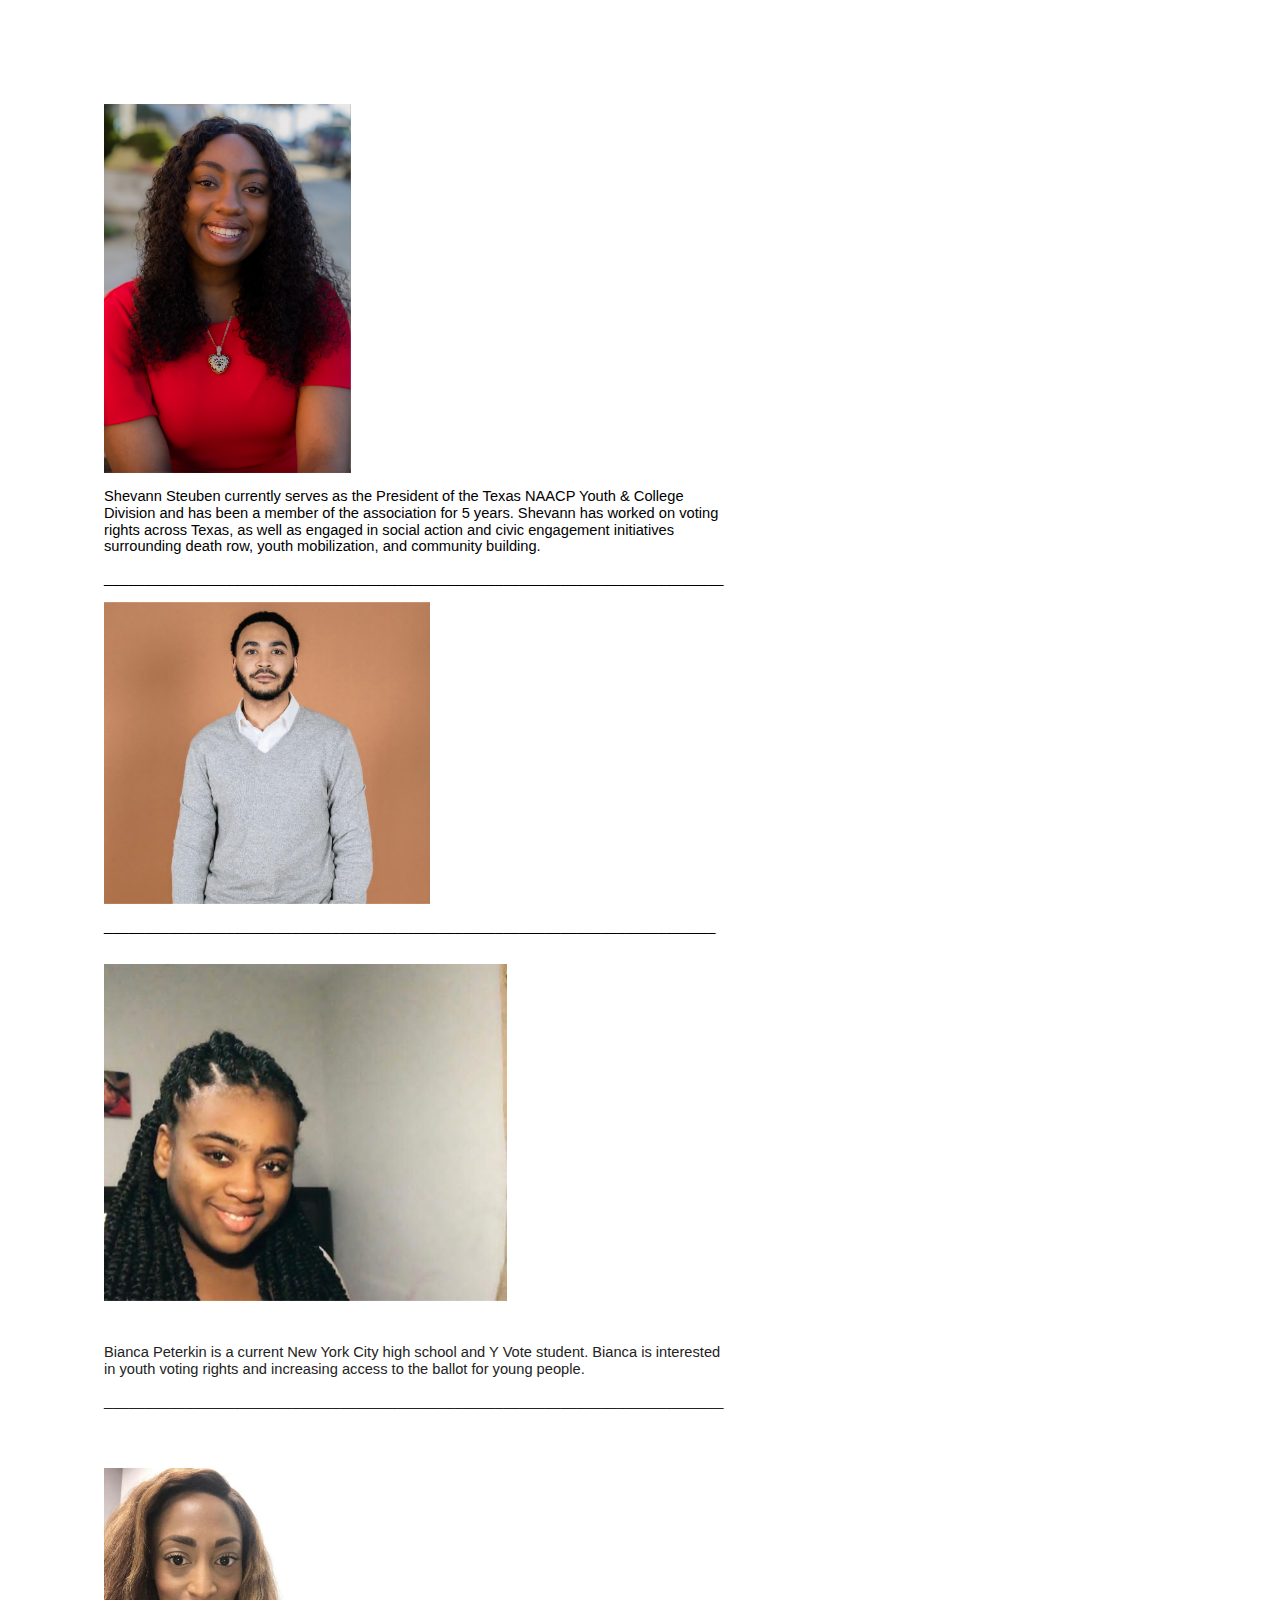
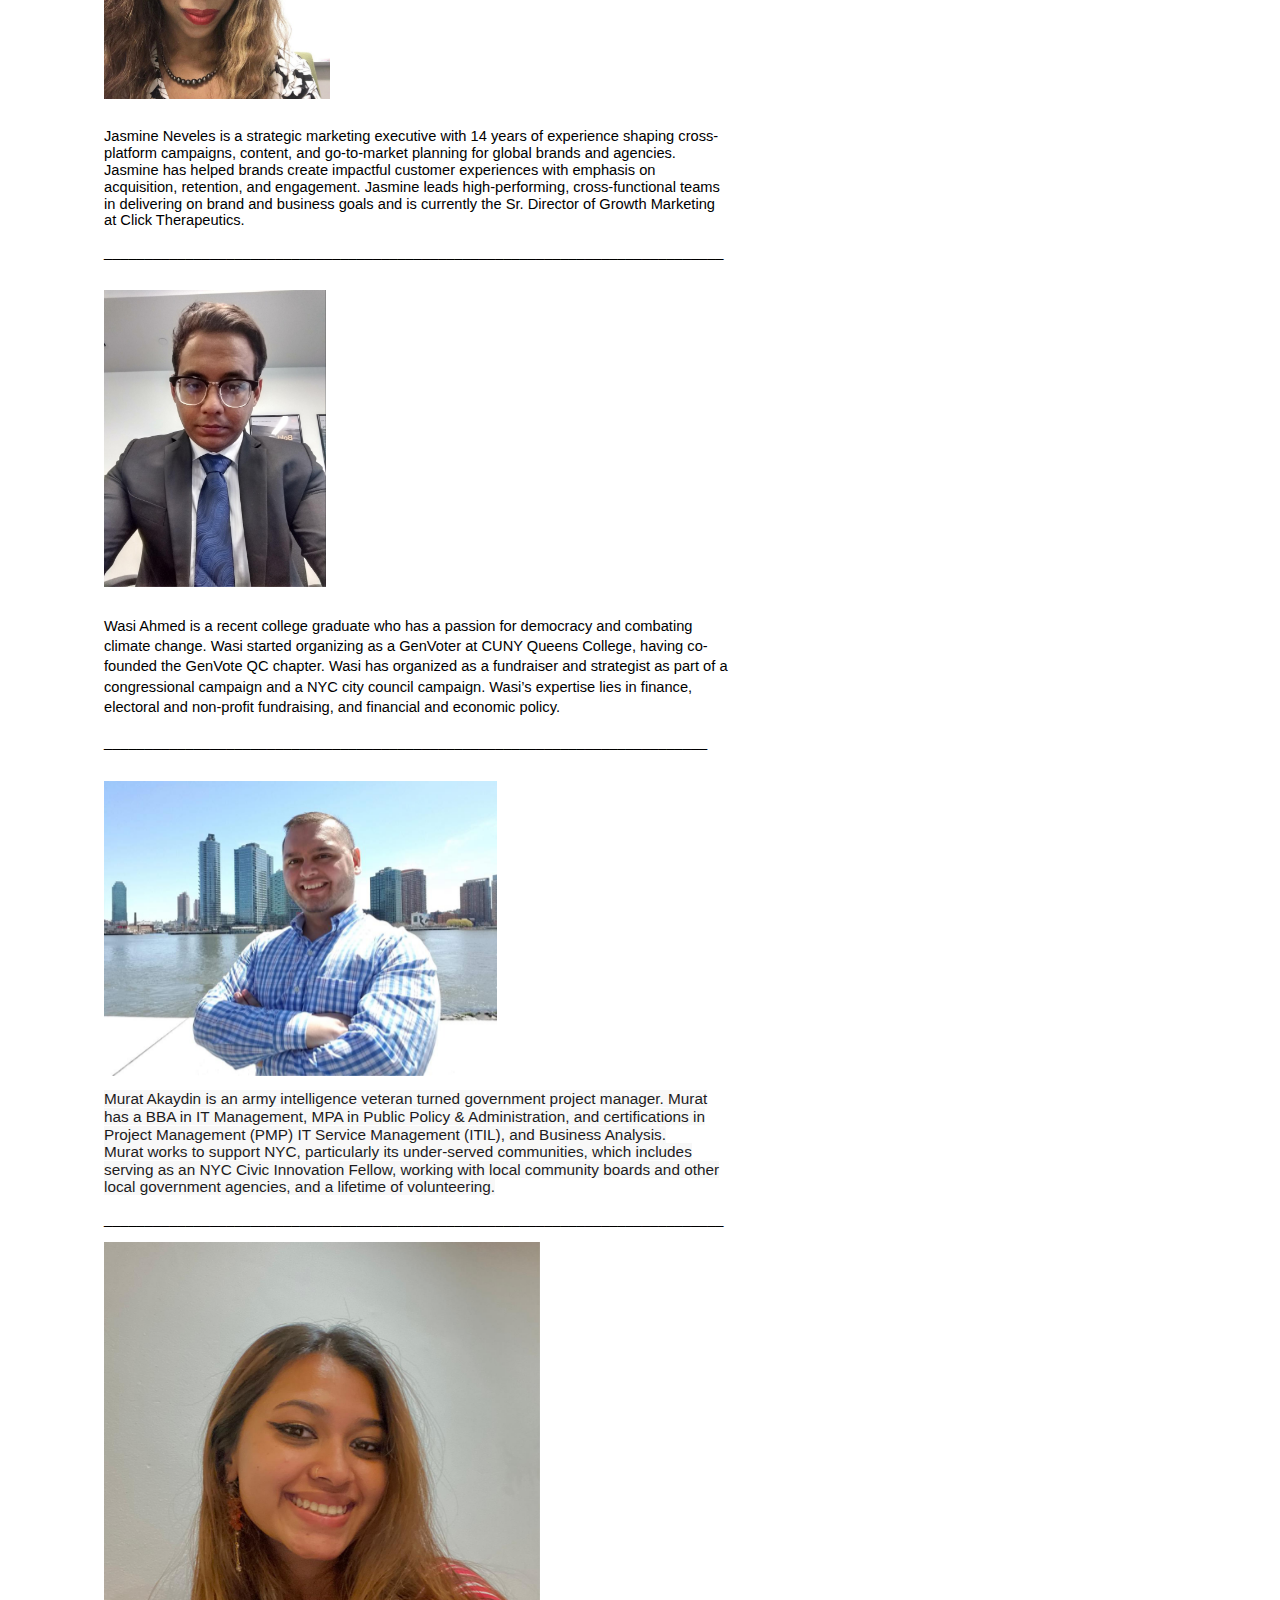
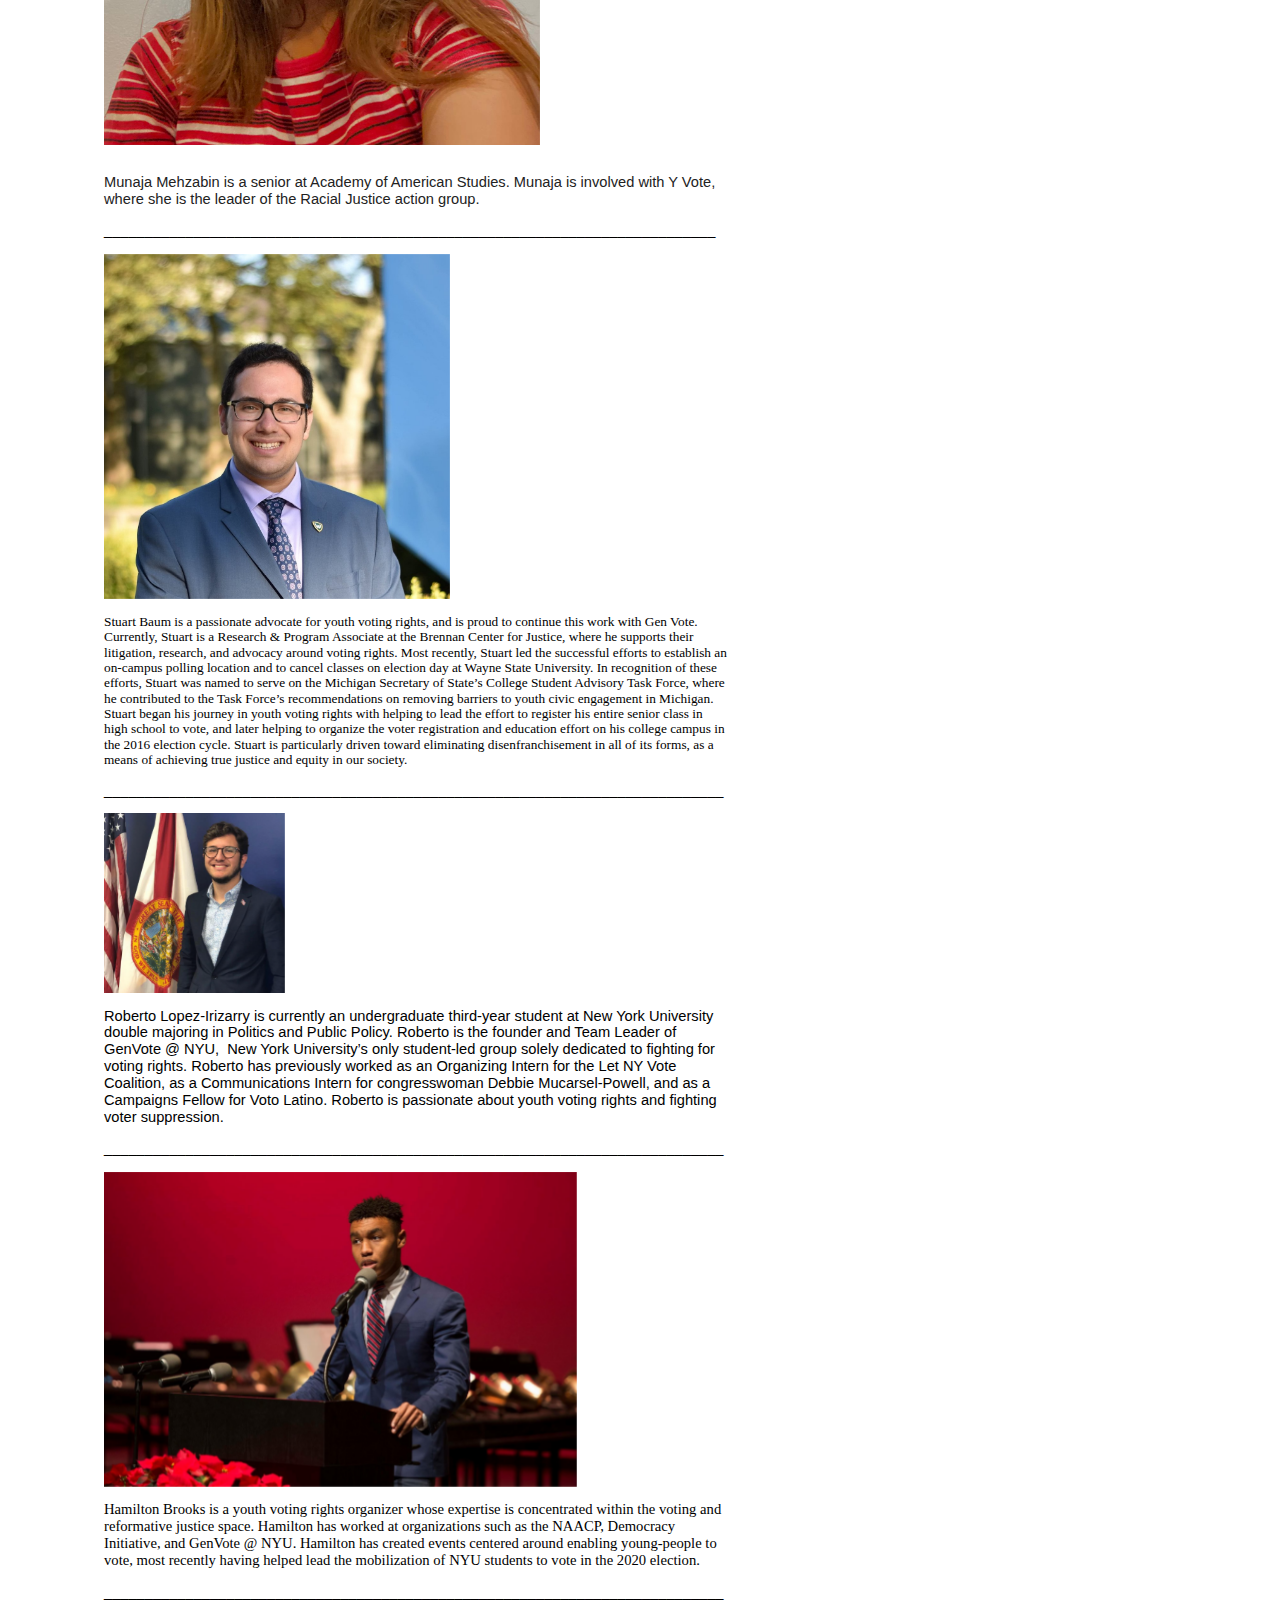
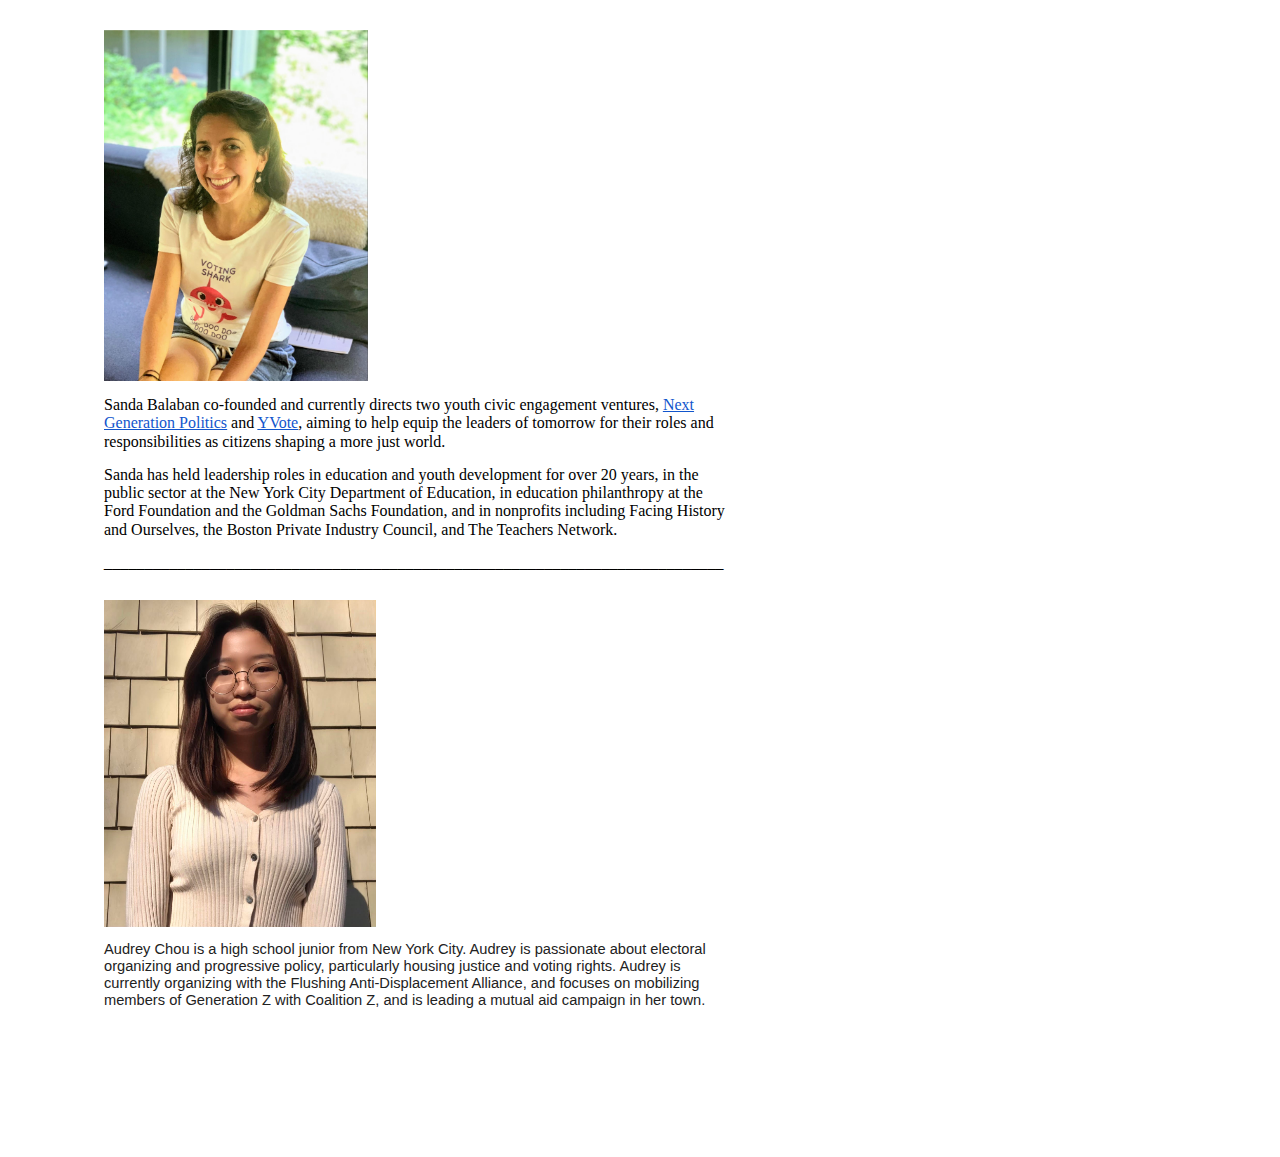
<file: img/blog/FrontloadingHeadshotsBios.html>
<html><head><meta content="text/html; charset=UTF-8" http-equiv="content-type"><style type="text/css">@import url('https://themes.googleusercontent.com/fonts/css?kit=Lx1xfUTR4qFjwg0Z_pb90weA4VPw_Wr-4MwBfvx22xs');ol{margin:0;padding:0}table td,table th{padding:0}.c8{background-color:#ffffff;color:#222222;font-weight:400;text-decoration:none;vertical-align:baseline;font-size:11pt;font-family:"Arial";font-style:normal}.c4{color:#000000;font-weight:400;text-decoration:none;vertical-align:baseline;font-size:11pt;font-family:"Times New Roman";font-style:normal}.c1{color:#000000;font-weight:400;text-decoration:none;vertical-align:baseline;font-size:11pt;font-family:"Arial";font-style:normal}.c7{padding-top:0pt;padding-bottom:0pt;line-height:1.38;orphans:2;widows:2;text-align:left}.c0{padding-top:0pt;padding-bottom:0pt;line-height:1.15;orphans:2;widows:2;text-align:left}.c12{font-weight:400;text-decoration:none;vertical-align:baseline;font-family:"Arial";font-style:normal}.c10{-webkit-text-decoration-skip:none;color:#1155cc;text-decoration:underline;text-decoration-skip-ink:none}.c6{color:#000000;text-decoration:none;vertical-align:baseline;font-style:normal}.c9{background-color:#f8f8f8;font-size:11.5pt;color:#1d1c1d}.c11{background-color:#ffffff;max-width:468pt;padding:72pt 72pt 72pt 72pt}.c13{font-weight:400;font-size:10pt;font-family:"Helvetica Neue"}.c5{font-size:12pt;font-family:"Lora";font-weight:400}.c3{color:inherit;text-decoration:inherit}.c2{height:11pt}.title{padding-top:0pt;color:#000000;font-size:26pt;padding-bottom:3pt;font-family:"Arial";line-height:1.15;page-break-after:avoid;orphans:2;widows:2;text-align:left}.subtitle{padding-top:0pt;color:#666666;font-size:15pt;padding-bottom:16pt;font-family:"Arial";line-height:1.15;page-break-after:avoid;orphans:2;widows:2;text-align:left}li{color:#000000;font-size:11pt;font-family:"Arial"}p{margin:0;color:#000000;font-size:11pt;font-family:"Arial"}h1{padding-top:20pt;color:#000000;font-size:20pt;padding-bottom:6pt;font-family:"Arial";line-height:1.15;page-break-after:avoid;orphans:2;widows:2;text-align:left}h2{padding-top:18pt;color:#000000;font-size:16pt;padding-bottom:6pt;font-family:"Arial";line-height:1.15;page-break-after:avoid;orphans:2;widows:2;text-align:left}h3{padding-top:16pt;color:#434343;font-size:14pt;padding-bottom:4pt;font-family:"Arial";line-height:1.15;page-break-after:avoid;orphans:2;widows:2;text-align:left}h4{padding-top:14pt;color:#666666;font-size:12pt;padding-bottom:4pt;font-family:"Arial";line-height:1.15;page-break-after:avoid;orphans:2;widows:2;text-align:left}h5{padding-top:12pt;color:#666666;font-size:11pt;padding-bottom:4pt;font-family:"Arial";line-height:1.15;page-break-after:avoid;orphans:2;widows:2;text-align:left}h6{padding-top:12pt;color:#666666;font-size:11pt;padding-bottom:4pt;font-family:"Arial";line-height:1.15;page-break-after:avoid;font-style:italic;orphans:2;widows:2;text-align:left}</style></head><body class="c11"><p class="c0"><span style="overflow: hidden; display: inline-block; margin: 0.00px 0.00px; border: 0.00px solid #000000; transform: rotate(0.00rad) translateZ(0px); -webkit-transform: rotate(0.00rad) translateZ(0px); width: 246.50px; height: 369.25px;"><img alt="" src="images/image10.png" style="width: 246.50px; height: 369.25px; margin-left: 0.00px; margin-top: 0.00px; transform: rotate(0.00rad) translateZ(0px); -webkit-transform: rotate(0.00rad) translateZ(0px);" title=""></span></p><p class="c0 c2"><span class="c1"></span></p><p class="c0"><span class="c1">Shevann Steuben currently serves as the President of the Texas NAACP Youth &amp; College Division and has been a member of the association for 5 years. Shevann has worked on voting rights across Texas, as well as engaged in social action and civic engagement initiatives surrounding death row, youth mobilization, and community building. </span></p><p class="c0 c2"><span class="c1"></span></p><p class="c0"><span class="c1">____________________________________________________________________________</span></p><p class="c0 c2"><span class="c1"></span></p><p class="c0"><span style="overflow: hidden; display: inline-block; margin: 0.00px 0.00px; border: 0.00px solid #000000; transform: rotate(0.00rad) translateZ(0px); -webkit-transform: rotate(0.00rad) translateZ(0px); width: 325.50px; height: 302.13px;"><img alt="" src="images/image1.jpg" style="width: 325.50px; height: 302.13px; margin-left: 0.00px; margin-top: 0.00px; transform: rotate(0.00rad) translateZ(0px); -webkit-transform: rotate(0.00rad) translateZ(0px);" title=""></span></p><p class="c0 c2"><span class="c1"></span></p><p class="c0"><span class="c1">___________________________________________________________________________</span></p><p class="c0 c2"><span class="c1"></span></p><p class="c0 c2"><span class="c1"></span></p><p class="c0"><span style="overflow: hidden; display: inline-block; margin: 0.00px 0.00px; border: 0.00px solid #000000; transform: rotate(0.00rad) translateZ(0px); -webkit-transform: rotate(0.00rad) translateZ(0px); width: 402.50px; height: 336.06px;"><img alt="" src="images/image12.jpg" style="width: 402.50px; height: 336.06px; margin-left: 0.00px; margin-top: 0.00px; transform: rotate(0.00rad) translateZ(0px); -webkit-transform: rotate(0.00rad) translateZ(0px);" title=""></span></p><p class="c0 c2"><span class="c1"></span></p><p class="c0 c2"><span class="c1"></span></p><p class="c0 c2"><span class="c1"></span></p><p class="c0"><span class="c8">Bianca Peterkin is a current New York City high school and Y Vote student. Bianca is interested in youth voting rights and increasing access to the ballot for young people. </span></p><p class="c0 c2"><span class="c8"></span></p><p class="c0"><span class="c8">____________________________________________________________________________</span></p><p class="c0 c2"><span class="c1"></span></p><p class="c0 c2"><span class="c1"></span></p><p class="c0 c2"><span class="c1"></span></p><p class="c0 c2"><span class="c1"></span></p><p class="c0"><span style="overflow: hidden; display: inline-block; margin: 0.00px 0.00px; border: 0.00px solid #000000; transform: rotate(0.00rad) translateZ(0px); -webkit-transform: rotate(0.00rad) translateZ(0px); width: 225.80px; height: 230.50px;"><img alt="" src="images/image6.jpg" style="width: 225.80px; height: 230.50px; margin-left: 0.00px; margin-top: 0.00px; transform: rotate(0.00rad) translateZ(0px); -webkit-transform: rotate(0.00rad) translateZ(0px);" title=""></span></p><p class="c0 c2"><span class="c1"></span></p><p class="c0 c2"><span class="c1"></span></p><p class="c0"><span class="c1">Jasmine Neveles is a strategic marketing executive with 14 years of experience shaping cross-platform campaigns, content, and go-to-market planning for global brands and agencies. Jasmine has helped brands create impactful customer experiences with emphasis on acquisition, retention, and engagement. Jasmine leads high-performing, cross-functional teams in delivering on brand and business goals and is currently the Sr. Director of Growth Marketing at Click Therapeutics.</span></p><p class="c0 c2"><span class="c1"></span></p><p class="c0"><span class="c1">____________________________________________________________________________</span></p><p class="c0 c2"><span class="c1"></span></p><p class="c0 c2"><span class="c1"></span></p><p class="c0"><span style="overflow: hidden; display: inline-block; margin: 0.00px 0.00px; border: 0.00px solid #000000; transform: rotate(0.00rad) translateZ(0px); -webkit-transform: rotate(0.00rad) translateZ(0px); width: 222.02px; height: 296.50px;"><img alt="" src="images/image9.jpg" style="width: 222.02px; height: 296.50px; margin-left: 0.00px; margin-top: 0.00px; transform: rotate(0.00rad) translateZ(0px); -webkit-transform: rotate(0.00rad) translateZ(0px);" title=""></span></p><p class="c0 c2"><span class="c1"></span></p><p class="c0 c2"><span class="c1"></span></p><p class="c7"><span class="c1">Wasi Ahmed is a recent college graduate who has a passion for democracy and combating climate change. Wasi started organizing as a GenVoter at CUNY Queens College, having co-founded the GenVote QC chapter. Wasi has organized as a fundraiser and strategist as part of a congressional campaign and a NYC city council campaign. Wasi&rsquo;s expertise lies in finance, electoral and non-profit fundraising, and financial and economic policy.</span></p><p class="c2 c7"><span class="c1"></span></p><p class="c7"><span class="c1">__________________________________________________________________________</span></p><p class="c0 c2"><span class="c1"></span></p><p class="c0 c2"><span class="c1"></span></p><p class="c0"><span style="overflow: hidden; display: inline-block; margin: 0.00px 0.00px; border: 0.00px solid #000000; transform: rotate(0.00rad) translateZ(0px); -webkit-transform: rotate(0.00rad) translateZ(0px); width: 392.50px; height: 294.38px;"><img alt="" src="images/image8.jpg" style="width: 392.50px; height: 294.38px; margin-left: 0.00px; margin-top: 0.00px; transform: rotate(0.00rad) translateZ(0px); -webkit-transform: rotate(0.00rad) translateZ(0px);" title=""></span></p><p class="c0 c2"><span class="c1"></span></p><p class="c0"><span class="c9 c12">Murat Akaydin is an army intelligence veteran turned government project manager. Murat has a BBA in IT Management, MPA in Public Policy &amp; Administration, and certifications in Project Management (PMP) IT Service Management (ITIL), and Business Analysis.</span></p><p class="c0"><span class="c9">Murat works to support NYC, particularly its under-served communities, which includes serving as an NYC Civic Innovation Fellow, working with local community boards and other local government agencies, and a lifetime of volunteering.</span></p><p class="c0 c2"><span class="c1"></span></p><p class="c0"><span class="c1">____________________________________________________________________________</span></p><p class="c0 c2"><span class="c1"></span></p><p class="c0"><span style="overflow: hidden; display: inline-block; margin: 0.00px 0.00px; border: 0.00px solid #000000; transform: rotate(0.00rad) translateZ(0px); -webkit-transform: rotate(0.00rad) translateZ(0px); width: 435.50px; height: 502.50px;"><img alt="" src="images/image4.jpg" style="width: 435.50px; height: 502.50px; margin-left: 0.00px; margin-top: 0.00px; transform: rotate(0.00rad) translateZ(0px); -webkit-transform: rotate(0.00rad) translateZ(0px);" title=""></span></p><p class="c0 c2"><span class="c1"></span></p><p class="c0 c2"><span class="c1"></span></p><p class="c0"><span class="c8">Munaja Mehzabin is a senior at Academy of American Studies. Munaja is involved with Y Vote, where she is the leader of the Racial Justice action group.</span></p><p class="c0 c2"><span class="c1"></span></p><p class="c0"><span class="c1">___________________________________________________________________________</span></p><p class="c0 c2"><span class="c1"></span></p><p class="c0"><span style="overflow: hidden; display: inline-block; margin: 0.00px 0.00px; border: 0.00px solid #000000; transform: rotate(0.00rad) translateZ(0px); -webkit-transform: rotate(0.00rad) translateZ(0px); width: 345.50px; height: 345.50px;"><img alt="" src="images/image3.jpg" style="width: 345.50px; height: 345.50px; margin-left: 0.00px; margin-top: 0.00px; transform: rotate(0.00rad) translateZ(0px); -webkit-transform: rotate(0.00rad) translateZ(0px);" title=""></span></p><p class="c0 c2"><span class="c1"></span></p><p class="c0"><span class="c6 c13">Stuart Baum is a passionate advocate for youth voting rights, and is proud to continue this work with Gen Vote. Currently, Stuart is a Research &amp; Program Associate at the Brennan Center for Justice, where he supports their litigation, research, and advocacy around voting rights. Most recently, Stuart led the successful efforts to establish an on-campus polling location and to cancel classes on election day at Wayne State University. In recognition of these efforts, Stuart was named to serve on the Michigan Secretary of State&rsquo;s College Student Advisory Task Force, where he contributed to the Task Force&rsquo;s recommendations on removing barriers to youth civic engagement in Michigan. Stuart began his journey in youth voting rights with helping to lead the effort to register his entire senior class in high school to vote, and later helping to organize the voter registration and education effort on his college campus in the 2016 election cycle. Stuart is particularly driven toward eliminating disenfranchisement in all of its forms, as a means of achieving true justice and equity in our society.</span></p><p class="c0 c2"><span class="c6 c13"></span></p><p class="c0"><span class="c1">____________________________________________________________________________</span></p><p class="c0 c2"><span class="c1"></span></p><p class="c0"><span style="overflow: hidden; display: inline-block; margin: 0.00px 0.00px; border: 0.00px solid #000000; transform: rotate(0.00rad) translateZ(0px); -webkit-transform: rotate(0.00rad) translateZ(0px); width: 180.68px; height: 179.50px;"><img alt="" src="images/image7.png" style="width: 180.68px; height: 179.50px; margin-left: 0.00px; margin-top: 0.00px; transform: rotate(0.00rad) translateZ(0px); -webkit-transform: rotate(0.00rad) translateZ(0px);" title=""></span></p><p class="c0 c2"><span class="c1"></span></p><p class="c0"><span class="c1">Roberto Lopez-Irizarry is currently an undergraduate third-year student at New York University double majoring in Politics and Public Policy. Roberto is the founder and Team Leader of GenVote @ NYU, &nbsp;New York University&rsquo;s only student-led group solely dedicated to fighting for voting rights. Roberto has previously worked as an Organizing Intern for the Let NY Vote Coalition, as a Communications Intern for congresswoman Debbie Mucarsel-Powell, and as a Campaigns Fellow for Voto Latino. Roberto is passionate about youth voting rights and fighting voter suppression.</span></p><p class="c0 c2"><span class="c1"></span></p><p class="c0"><span class="c1">____________________________________________________________________________</span></p><p class="c0 c2"><span class="c1"></span></p><p class="c0"><span style="overflow: hidden; display: inline-block; margin: 0.00px 0.00px; border: 0.00px solid #000000; transform: rotate(0.00rad) translateZ(0px); -webkit-transform: rotate(0.00rad) translateZ(0px); width: 472.50px; height: 315.00px;"><img alt="" src="images/image11.png" style="width: 472.50px; height: 315.00px; margin-left: 0.00px; margin-top: 0.00px; transform: rotate(0.00rad) translateZ(0px); -webkit-transform: rotate(0.00rad) translateZ(0px);" title=""></span></p><p class="c0 c2"><span class="c1"></span></p><p class="c0"><span class="c4">Hamilton Brooks is a youth voting rights organizer whose expertise is concentrated within the voting and reformative justice space. Hamilton has worked at organizations such as the NAACP, Democracy Initiative, and GenVote @ NYU. Hamilton has created events centered around enabling young-people to vote, most recently having helped lead the mobilization of NYU students to vote in the 2020 election. </span></p><p class="c0 c2"><span class="c4"></span></p><p class="c0"><span class="c1">____________________________________________________________________________</span></p><p class="c0 c2"><span class="c1"></span></p><p class="c0 c2"><span class="c1"></span></p><p class="c0"><span style="overflow: hidden; display: inline-block; margin: 0.00px 0.00px; border: 0.00px solid #000000; transform: rotate(0.00rad) translateZ(0px); -webkit-transform: rotate(0.00rad) translateZ(0px); width: 263.63px; height: 351.50px;"><img alt="" src="images/image5.jpg" style="width: 263.63px; height: 351.50px; margin-left: 0.00px; margin-top: 0.00px; transform: rotate(0.00rad) translateZ(0px); -webkit-transform: rotate(0.00rad) translateZ(0px);" title=""></span></p><p class="c0 c2"><span class="c6 c5"></span></p><p class="c0"><span class="c5">Sanda Balaban co-founded and currently directs two youth civic engagement ventures, </span><span class="c10 c5"><a class="c3" href="https://www.google.com/url?q=http://www.nextgenpolitics.org&amp;sa=D&amp;source=editors&amp;ust=1617045504294000&amp;usg=AOvVaw1M4aBaDzQ5pTvwXcKEj1lQ">Next Generation Politics</a></span><span class="c5">&nbsp;and </span><span class="c5 c10"><a class="c3" href="https://www.google.com/url?q=http://www.yvoteny.org&amp;sa=D&amp;source=editors&amp;ust=1617045504295000&amp;usg=AOvVaw3bNGMjqYw7prK9VKW5Xyp0">YVote</a></span><span class="c6 c5">, aiming to help equip the leaders of tomorrow for their roles and responsibilities as citizens shaping a more just world. </span></p><p class="c0 c2"><span class="c6 c5"></span></p><p class="c0"><span class="c6 c5">Sanda has held leadership roles in education and youth development for over 20 years, in the public sector at the New York City Department of Education, in education philanthropy at the Ford Foundation and the Goldman Sachs Foundation, and in nonprofits including Facing History and Ourselves, the Boston Private Industry Council, and The Teachers Network.</span></p><p class="c0 c2"><span class="c1"></span></p><p class="c0"><span class="c1">____________________________________________________________________________</span></p><p class="c0 c2"><span class="c1"></span></p><p class="c0 c2"><span class="c1"></span></p><p class="c0"><span style="overflow: hidden; display: inline-block; margin: 0.00px 0.00px; border: 0.00px solid #000000; transform: rotate(0.00rad) translateZ(0px); -webkit-transform: rotate(0.00rad) translateZ(0px); width: 271.50px; height: 326.68px;"><img alt="" src="images/image2.jpg" style="width: 271.50px; height: 326.68px; margin-left: 0.00px; margin-top: 0.00px; transform: rotate(0.00rad) translateZ(0px); -webkit-transform: rotate(0.00rad) translateZ(0px);" title=""></span></p><p class="c0 c2"><span class="c1"></span></p><p class="c0"><span class="c8">Audrey Chou is a high school junior from New York City. Audrey is passionate about electoral organizing and progressive policy, particularly housing justice and voting rights. Audrey is currently organizing with the Flushing Anti-Displacement Alliance, and focuses on mobilizing members of Generation Z with Coalition Z, and is leading a mutual aid campaign in her town. </span></p><p class="c0 c2"><span class="c8"></span></p><p class="c0 c2"><span class="c1"></span></p><p class="c0 c2"><span class="c1"></span></p></body></html>
</file>
<file: vendors/linericon/style.css>
@font-face {
	font-family: 'Linearicons-Free';
	src:url('fonts/Linearicons-Free.eot?w118d');
	src:url('fonts/Linearicons-Free.eot?#iefixw118d') format('embedded-opentype'),
		url('fonts/Linearicons-Free.woff2?w118d') format('woff2'),
		url('fonts/Linearicons-Free.woff?w118d') format('woff'),
		url('fonts/Linearicons-Free.ttf?w118d') format('truetype'),
		url('fonts/Linearicons-Free.svg?w118d#Linearicons-Free') format('svg');
	font-weight: normal;
	font-style: normal;
}

.lnr {
	font-family: 'Linearicons-Free';
	speak: none;
	font-style: normal;
	font-weight: normal;
	font-variant: normal;
	text-transform: none;
	line-height: 1;

	/* Better Font Rendering =========== */
	-webkit-font-smoothing: antialiased;
	-moz-osx-font-smoothing: grayscale;
}

.lnr-home:before {
	content: "\e800";
}
.lnr-apartment:before {
	content: "\e801";
}
.lnr-pencil:before {
	content: "\e802";
}
.lnr-magic-wand:before {
	content: "\e803";
}
.lnr-drop:before {
	content: "\e804";
}
.lnr-lighter:before {
	content: "\e805";
}
.lnr-poop:before {
	content: "\e806";
}
.lnr-sun:before {
	content: "\e807";
}
.lnr-moon:before {
	content: "\e808";
}
.lnr-cloud:before {
	content: "\e809";
}
.lnr-cloud-upload:before {
	content: "\e80a";
}
.lnr-cloud-download:before {
	content: "\e80b";
}
.lnr-cloud-sync:before {
	content: "\e80c";
}
.lnr-cloud-check:before {
	content: "\e80d";
}
.lnr-database:before {
	content: "\e80e";
}
.lnr-lock:before {
	content: "\e80f";
}
.lnr-cog:before {
	content: "\e810";
}
.lnr-trash:before {
	content: "\e811";
}
.lnr-dice:before {
	content: "\e812";
}
.lnr-heart:before {
	content: "\e813";
}
.lnr-star:before {
	content: "\e814";
}
.lnr-star-half:before {
	content: "\e815";
}
.lnr-star-empty:before {
	content: "\e816";
}
.lnr-flag:before {
	content: "\e817";
}
.lnr-envelope:before {
	content: "\e818";
}
.lnr-paperclip:before {
	content: "\e819";
}
.lnr-inbox:before {
	content: "\e81a";
}
.lnr-eye:before {
	content: "\e81b";
}
.lnr-printer:before {
	content: "\e81c";
}
.lnr-file-empty:before {
	content: "\e81d";
}
.lnr-file-add:before {
	content: "\e81e";
}
.lnr-enter:before {
	content: "\e81f";
}
.lnr-exit:before {
	content: "\e820";
}
.lnr-graduation-hat:before {
	content: "\e821";
}
.lnr-license:before {
	content: "\e822";
}
.lnr-music-note:before {
	content: "\e823";
}
.lnr-film-play:before {
	content: "\e824";
}
.lnr-camera-video:before {
	content: "\e825";
}
.lnr-camera:before {
	content: "\e826";
}
.lnr-picture:before {
	content: "\e827";
}
.lnr-book:before {
	content: "\e828";
}
.lnr-bookmark:before {
	content: "\e829";
}
.lnr-user:before {
	content: "\e82a";
}
.lnr-users:before {
	content: "\e82b";
}
.lnr-shirt:before {
	content: "\e82c";
}
.lnr-store:before {
	content: "\e82d";
}
.lnr-cart:before {
	content: "\e82e";
}
.lnr-tag:before {
	content: "\e82f";
}
.lnr-phone-handset:before {
	content: "\e830";
}
.lnr-phone:before {
	content: "\e831";
}
.lnr-pushpin:before {
	content: "\e832";
}
.lnr-map-marker:before {
	content: "\e833";
}
.lnr-map:before {
	content: "\e834";
}
.lnr-location:before {
	content: "\e835";
}
.lnr-calendar-full:before {
	content: "\e836";
}
.lnr-keyboard:before {
	content: "\e837";
}
.lnr-spell-check:before {
	content: "\e838";
}
.lnr-screen:before {
	content: "\e839";
}
.lnr-smartphone:before {
	content: "\e83a";
}
.lnr-tablet:before {
	content: "\e83b";
}
.lnr-laptop:before {
	content: "\e83c";
}
.lnr-laptop-phone:before {
	content: "\e83d";
}
.lnr-power-switch:before {
	content: "\e83e";
}
.lnr-bubble:before {
	content: "\e83f";
}
.lnr-heart-pulse:before {
	content: "\e840";
}
.lnr-construction:before {
	content: "\e841";
}
.lnr-pie-chart:before {
	content: "\e842";
}
.lnr-chart-bars:before {
	content: "\e843";
}
.lnr-gift:before {
	content: "\e844";
}
.lnr-diamond:before {
	content: "\e845";
}
.lnr-linearicons:before {
	content: "\e846";
}
.lnr-dinner:before {
	content: "\e847";
}
.lnr-coffee-cup:before {
	content: "\e848";
}
.lnr-leaf:before {
	content: "\e849";
}
.lnr-paw:before {
	content: "\e84a";
}
.lnr-rocket:before {
	content: "\e84b";
}
.lnr-briefcase:before {
	content: "\e84c";
}
.lnr-bus:before {
	content: "\e84d";
}
.lnr-car:before {
	content: "\e84e";
}
.lnr-train:before {
	content: "\e84f";
}
.lnr-bicycle:before {
	content: "\e850";
}
.lnr-wheelchair:before {
	content: "\e851";
}
.lnr-select:before {
	content: "\e852";
}
.lnr-earth:before {
	content: "\e853";
}
.lnr-smile:before {
	content: "\e854";
}
.lnr-sad:before {
	content: "\e855";
}
.lnr-neutral:before {
	content: "\e856";
}
.lnr-mustache:before {
	content: "\e857";
}
.lnr-alarm:before {
	content: "\e858";
}
.lnr-bullhorn:before {
	content: "\e859";
}
.lnr-volume-high:before {
	content: "\e85a";
}
.lnr-volume-medium:before {
	content: "\e85b";
}
.lnr-volume-low:before {
	content: "\e85c";
}
.lnr-volume:before {
	content: "\e85d";
}
.lnr-mic:before {
	content: "\e85e";
}
.lnr-hourglass:before {
	content: "\e85f";
}
.lnr-undo:before {
	content: "\e860";
}
.lnr-redo:before {
	content: "\e861";
}
.lnr-sync:before {
	content: "\e862";
}
.lnr-history:before {
	content: "\e863";
}
.lnr-clock:before {
	content: "\e864";
}
.lnr-download:before {
	content: "\e865";
}
.lnr-upload:before {
	content: "\e866";
}
.lnr-enter-down:before {
	content: "\e867";
}
.lnr-exit-up:before {
	content: "\e868";
}
.lnr-bug:before {
	content: "\e869";
}
.lnr-code:before {
	content: "\e86a";
}
.lnr-link:before {
	content: "\e86b";
}
.lnr-unlink:before {
	content: "\e86c";
}
.lnr-thumbs-up:before {
	content: "\e86d";
}
.lnr-thumbs-down:before {
	content: "\e86e";
}
.lnr-magnifier:before {
	content: "\e86f";
}
.lnr-cross:before {
	content: "\e870";
}
.lnr-menu:before {
	content: "\e871";
}
.lnr-list:before {
	content: "\e872";
}
.lnr-chevron-up:before {
	content: "\e873";
}
.lnr-chevron-down:before {
	content: "\e874";
}
.lnr-chevron-left:before {
	content: "\e875";
}
.lnr-chevron-right:before {
	content: "\e876";
}
.lnr-arrow-up:before {
	content: "\e877";
}
.lnr-arrow-down:before {
	content: "\e878";
}
.lnr-arrow-left:before {
	content: "\e879";
}
.lnr-arrow-right:before {
	content: "\e87a";
}
.lnr-move:before {
	content: "\e87b";
}
.lnr-warning:before {
	content: "\e87c";
}
.lnr-question-circle:before {
	content: "\e87d";
}
.lnr-menu-circle:before {
	content: "\e87e";
}
.lnr-checkmark-circle:before {
	content: "\e87f";
}
.lnr-cross-circle:before {
	content: "\e880";
}
.lnr-plus-circle:before {
	content: "\e881";
}
.lnr-circle-minus:before {
	content: "\e882";
}
.lnr-arrow-up-circle:before {
	content: "\e883";
}
.lnr-arrow-down-circle:before {
	content: "\e884";
}
.lnr-arrow-left-circle:before {
	content: "\e885";
}
.lnr-arrow-right-circle:before {
	content: "\e886";
}
.lnr-chevron-up-circle:before {
	content: "\e887";
}
.lnr-chevron-down-circle:before {
	content: "\e888";
}
.lnr-chevron-left-circle:before {
	content: "\e889";
}
.lnr-chevron-right-circle:before {
	content: "\e88a";
}
.lnr-crop:before {
	content: "\e88b";
}
.lnr-frame-expand:before {
	content: "\e88c";
}
.lnr-frame-contract:before {
	content: "\e88d";
}
.lnr-layers:before {
	content: "\e88e";
}
.lnr-funnel:before {
	content: "\e88f";
}
.lnr-text-format:before {
	content: "\e890";
}
.lnr-text-format-remove:before {
	content: "\e891";
}
.lnr-text-size:before {
	content: "\e892";
}
.lnr-bold:before {
	content: "\e893";
}
.lnr-italic:before {
	content: "\e894";
}
.lnr-underline:before {
	content: "\e895";
}
.lnr-strikethrough:before {
	content: "\e896";
}
.lnr-highlight:before {
	content: "\e897";
}
.lnr-text-align-left:before {
	content: "\e898";
}
.lnr-text-align-center:before {
	content: "\e899";
}
.lnr-text-align-right:before {
	content: "\e89a";
}
.lnr-text-align-justify:before {
	content: "\e89b";
}
.lnr-line-spacing:before {
	content: "\e89c";
}
.lnr-indent-increase:before {
	content: "\e89d";
}
.lnr-indent-decrease:before {
	content: "\e89e";
}
.lnr-pilcrow:before {
	content: "\e89f";
}
.lnr-direction-ltr:before {
	content: "\e8a0";
}
.lnr-direction-rtl:before {
	content: "\e8a1";
}
.lnr-page-break:before {
	content: "\e8a2";
}
.lnr-sort-alpha-asc:before {
	content: "\e8a3";
}
.lnr-sort-amount-asc:before {
	content: "\e8a4";
}
.lnr-hand:before {
	content: "\e8a5";
}
.lnr-pointer-up:before {
	content: "\e8a6";
}
.lnr-pointer-right:before {
	content: "\e8a7";
}
.lnr-pointer-down:before {
	content: "\e8a8";
}
.lnr-pointer-left:before {
	content: "\e8a9";
}
</file>
<file: vendors/nice-select/css/nice-select.css>
.nice-select {
  -webkit-tap-highlight-color: transparent;
  background-color: #fff;
  border-radius: 5px;
  border: solid 1px #e8e8e8;
  box-sizing: border-box;
  clear: both;
  cursor: pointer;
  display: block;
  float: left;
  font-family: inherit;
  font-size: 14px;
  font-weight: normal;
  height: 42px;
  line-height: 40px;
  outline: none;
  padding-left: 18px;
  padding-right: 30px;
  position: relative;
  text-align: left !important;
  -webkit-transition: all 0.2s ease-in-out;
  transition: all 0.2s ease-in-out;
  -webkit-user-select: none;
     -moz-user-select: none;
      -ms-user-select: none;
          user-select: none;
  white-space: nowrap;
  width: auto; }
  .nice-select:hover {
    border-color: #dbdbdb; }
  .nice-select:active, .nice-select.open, .nice-select:focus {
    border-color: #999; }
  .nice-select:after {
    border-bottom: 2px solid #999;
    border-right: 2px solid #999;
    content: '';
    display: block;
    height: 5px;
    margin-top: -4px;
    pointer-events: none;
    position: absolute;
    right: 12px;
    top: 50%;
    -webkit-transform-origin: 66% 66%;
        -ms-transform-origin: 66% 66%;
            transform-origin: 66% 66%;
    -webkit-transform: rotate(45deg);
        -ms-transform: rotate(45deg);
            transform: rotate(45deg);
    -webkit-transition: all 0.15s ease-in-out;
    transition: all 0.15s ease-in-out;
    width: 5px; }
  .nice-select.open:after {
    -webkit-transform: rotate(-135deg);
        -ms-transform: rotate(-135deg);
            transform: rotate(-135deg); }
  .nice-select.open .list {
    opacity: 1;
    pointer-events: auto;
    -webkit-transform: scale(1) translateY(0);
        -ms-transform: scale(1) translateY(0);
            transform: scale(1) translateY(0); }
  .nice-select.disabled {
    border-color: #ededed;
    color: #999;
    pointer-events: none; }
    .nice-select.disabled:after {
      border-color: #cccccc; }
  .nice-select.wide {
    width: 100%; }
    .nice-select.wide .list {
      left: 0 !important;
      right: 0 !important; }
  .nice-select.right {
    float: right; }
    .nice-select.right .list {
      left: auto;
      right: 0; }
  .nice-select.small {
    font-size: 12px;
    height: 36px;
    line-height: 34px; }
    .nice-select.small:after {
      height: 4px;
      width: 4px; }
    .nice-select.small .option {
      line-height: 34px;
      min-height: 34px; }
  .nice-select .list {
    background-color: #fff;
    border-radius: 5px;
    box-shadow: 0 0 0 1px rgba(68, 68, 68, 0.11);
    box-sizing: border-box;
    margin-top: 4px;
    opacity: 0;
    overflow: hidden;
    padding: 0;
    pointer-events: none;
    position: absolute;
    top: 100%;
    left: 0;
    -webkit-transform-origin: 50% 0;
        -ms-transform-origin: 50% 0;
            transform-origin: 50% 0;
    -webkit-transform: scale(0.75) translateY(-21px);
        -ms-transform: scale(0.75) translateY(-21px);
            transform: scale(0.75) translateY(-21px);
    -webkit-transition: all 0.2s cubic-bezier(0.5, 0, 0, 1.25), opacity 0.15s ease-out;
    transition: all 0.2s cubic-bezier(0.5, 0, 0, 1.25), opacity 0.15s ease-out;
    z-index: 9; }
    .nice-select .list:hover .option:not(:hover) {
      background-color: transparent !important; }
  .nice-select .option {
    cursor: pointer;
    font-weight: 400;
    line-height: 40px;
    list-style: none;
    min-height: 40px;
    outline: none;
    padding-left: 18px;
    padding-right: 29px;
    text-align: left;
    -webkit-transition: all 0.2s;
    transition: all 0.2s; }
    .nice-select .option:hover, .nice-select .option.focus, .nice-select .option.selected.focus {
      background-color: #f6f6f6; }
    .nice-select .option.selected {
      font-weight: bold; }
    .nice-select .option.disabled {
      background-color: transparent;
      color: #999;
      cursor: default; }

.no-csspointerevents .nice-select .list {
  display: none; }

.no-csspointerevents .nice-select.open .list {
  display: block; }
</file>
<file: css/style.css>
/*----------------------------------------------------
@File: Default Styles
@Author: Spondon IT

This file contains the styling for the actual theme, this
is the file you need to edit to change the look of the
theme.
---------------------------------------------------- */
/*=====================================================================
@Template Name: Builder Construction 
@Author: Spondon IT
@Developed By: Naim Lasker

@Default Styles

Table of Content:
01/ Variables
02/ predefin
03/ header
04/ button
05/ banner
06/ breadcrumb
07/ about
08/ team
09/ project 
10/ price 
11/ team 
12/ blog 
13/ video  
14/ features  
15/ career  
16/ contact 
17/ footer

=====================================================================*/
/*----------------------------------------------------*/
/*font Variables*/
/*Color Variables*/
/*=================== fonts ====================*/
@font-face {
font-family: "CreatoDisplay-Regular";
src: url("../fonts/CreatoDisplay-Regular.eot");
src: url("../fonts/creatodisplay-regular-webfont.woff") format("woff"),
url("../fonts/CreatoDisplay-Regular.otf") format("opentype"),
url("../fonts/CreatoDisplay-Regular.svg#filename") format("svg");
}

@font-face {
font-family: "CreatoDisplay-ExtraBold";
src: url("../fonts/CreatoDisplay-ExtraBold.eot");
src: url("../fonts/creatodisplay-extrabold-webfont.woff") format("woff"),
url("../fonts/CreatoDisplay-ExtraBold.otf") format("opentype"),
url("../fonts/CreatoDisplay-ExtraBold.svg#filename") format("svg");
}



@import url("https://fonts.googleapis.com/css?family=Roboto:300,400,500,700");
.col {
  -ms-flex: 0 0 20%;
  flex: 0 0 20%; }
  @media (max-width: 480px) {
    .col {
      -ms-flex: 0 0 100% !important;
      flex: 0 0 100% !important; } }
  @media (max-width: 991px) {
    .col {
      -ms-flex: 0 0 50%;
      flex: 0 0 50%; } }

/*---------------------------------------------------- */
/*----------------------------------------------------*/
body {
  line-height: 24px;
  font-size: 18px;
  font-family: "CreatoDisplay-Regular", sans-serif;
  font-weight: normal;
  color: #454545; }

h1, h2, h3, h4, h5, h6 {
  font-family: 'CreatoDisplay-ExtraBold'; 
  font-weight: bold;
  color: #222222; }

button:focus {
  outline: none;
  box-shadow: none; }

.p_120 {
  padding-top: 120px;
  padding-bottom: 120px; }

.p_100 {
  padding-top: 100px;
  padding-bottom: 100px; }

.p0 {
  padding-left: 0px;
  padding-right: 0px;
  overflow: hidden; }

.pad_top {
  padding-top: 70px; }
  @media (max-width: 1224px) {
    .pad_top {
      padding-top: 50px; } }

.pad_bottom {
  padding-bottom: 120px; }
  @media (max-width: 1224px) {
    .pad_bottom {
      padding-bottom: 50px; } }

.list {
  list-style: none;
  margin: 0px;
  padding: 0px; }

a {
  text-decoration: none;
  transition: all 0.3s ease-in-out; }
  a:hover, a:focus {
    text-decoration: none;
    outline: none; }

.row.m0 {
  margin: 0px; }

.no-padding {
  padding: 0 !important; }

.no-margin {
  margin: 0 !important; }

.fs-14 {
  font-size: 14px !important; }

.pr-0 {
  padding-right: 0px !important; }

.pt-30 {
  padding-top: 30px !important; }

.mr-10 {
  margin-right: 10px; }

.mr-13 {
  margin-right: 30px; }

.mt-25 {
  margin-top: 25px; }

.w-100 {
  width: 100% !important; }
.about_gap {
  padding:120px 0px 20px 0px;
}
.section_gap {
  padding: 120px 0px; }
  @media (max-width: 1224px) {
    .section_gap {
      padding: 50px 0px; } }

.section_gap_custom {
  padding: 120px 0px 90px; }
  @media (max-width: 1224px) {
    .section_gap_custom {
      padding: 50px 0px 20px; } }

.section-title-wrap {
  text-align: center;
  margin-bottom: 100px; }
  @media (max-width: 1224px) {
    .section-title-wrap {
      margin-bottom: 30px; } }
  .section-title-wrap h1 {
    margin: 0; }
  .section-title-wrap p {
    max-width: 570px;
    margin-left: auto;
    margin-right: auto;
    display: inline-block;
    margin-top: 20px;
    margin-bottom: 0px; }

@media (min-width: 1200px) {
  .container {
    max-width: 1170px; } }

.container-fluid {
  margin: 0px !important;
  padding: 0px 8% !important; }
  @media (max-width: 1224px) {
    .container-fluid {
      padding: 0px 15px !important; } }

@media (min-width: 1620px) {
  .box_1620 {
    max-width: 1650px;
    margin: auto; } }
.img-overlay {
  background: rgba(0, 0, 0, 0.28);
  position: absolute;
  left: 0;
  right: 0;
  top: 0;
  bottom: 0; }

.owl-dots {
  text-align: center; }
  @media (max-width: 992px) {
    .owl-dots {
      display: none; } }
  .owl-dots .owl-dot {
    width: 14px;
    height: 14px;
    background: #eeeeee;
    display: inline-block;
    margin-right: 10px; }
    .owl-dots .owl-dot:last-child {
      margin-right: 0; }
    .owl-dots .owl-dot.active {
      background: #8F8BFE; }

/*---------------------------------------------------- */
/*----------------------------------------------------*/
.header_area {
  position: absolute;
  width: 100%;
  top: 0;
  left: 0;
  z-index: 99;
  transition: background 0.4s, all 0.3s linear; }
  .header_area .main_menu {
    background: #000000; }
  .header_area .navbar {
    padding: 0px;
    border: 0px;
    border-radius: 0px;
    border-top: 1px solid rgba(221, 221, 221, 0.38); }
    @media (max-width: 992px) {
      .header_area .navbar .nav {
        float: left; } }
    .header_area .navbar .nav .nav-item {
      margin-right: 45px;
      padding: 10px 0; }
      .header_area .navbar .nav .nav-item .main_btn {
        margin-top: 15px; }
      .header_area .navbar .nav .nav-item .nav-link {
        font: 500 12px/80px "CreatoDisplay-ExtraBold", sans-serif;
        text-transform: uppercase;
        color: #FFFFFF;
        padding: 0px;
        display: inline-block; }
        .header_area .navbar .nav .nav-item .nav-link:after {
          display: none; }
      .header_area .navbar .nav .nav-item:hover .nav-link, .header_area .navbar .nav .nav-item.active .nav-link {
        color: #8F8BFE; }
      .header_area .navbar .nav .nav-item.submenu {
        position: relative; }
        .header_area .navbar .nav .nav-item.submenu ul {
          border: none;
          padding: 0px;
          border-radius: 0px;
          box-shadow: none;
          margin: 0px;
          background: #fff; 
          line-height: 50%;}
          @media (min-width: 992px) {
            .header_area .navbar .nav .nav-item.submenu ul {
              position: absolute;
              top: 120%;
              left: 0px;
              min-width: 200px;
              text-align: left;
              opacity: 0;
              transition: all 300ms ease-in;
              visibility: hidden;
              display: block;
              border: none;
              padding: 0px;
              border-radius: 0px; } }
          .header_area .navbar .nav .nav-item.submenu ul:before {
            content: "";
            width: 0;
            height: 0;
            border-style: solid;
            border-width: 10px 10px 0 10px;
            border-color: #eeeeee transparent transparent transparent;
            position: absolute;
            right: 24px;
            top: 45px;
            z-index: 3;
            opacity: 0;
            transition: all 400ms linear; }
          .header_area .navbar .nav .nav-item.submenu ul .nav-item {
            display: block;
            float: none;
            margin-right: 0px;
            border-bottom: 1px solid #ededed;
            margin-left: 0px;
            transition: all 0.4s linear;
            padding: 0; }
            .header_area .navbar .nav .nav-item.submenu ul .nav-item .nav-link {
              line-height: 45px;
              color: #222222;
              padding: 0px 30px;
              transition: all 150ms linear;
              display: block;
              margin-right: 0px; }
            .header_area .navbar .nav .nav-item.submenu ul .nav-item:last-child {
              border-bottom: none; }
            .header_area .navbar .nav .nav-item.submenu ul .nav-item:hover .nav-link {
              background: #8F8BFE;
              color: #fff; }
        @media (min-width: 992px) {
          .header_area .navbar .nav .nav-item.submenu:hover ul {
            visibility: visible;
            opacity: 1;
            top: 100%; } }
        .header_area .navbar .nav .nav-item.submenu:hover ul .nav-item {
          margin-top: 0px; }
      .header_area .navbar .nav .nav-item:last-child {
        margin-right: 0px; }
  .header_area.navbar_fixed .main_menu {
    position: fixed;
    width: 100%;
    top: -70px;
    left: 0;
    right: 0;
    transform: translateY(70px);
    transition: transform 500ms ease, background 500ms ease;
    -webkit-transition: transform 500ms ease, background 500ms ease;
    box-shadow: 0px 3px 16px 0px rgba(0, 0, 0, 0.1); }
    .header_area.navbar_fixed .main_menu .header_area {
      display: none; }
    .header_area.navbar_fixed .main_menu .navbar .nav .nav-item .nav-link {
      line-height: 70px; }
    .header_area.navbar_fixed .main_menu .navbar .nav .nav-item .main_btn {
      margin-top: 10px; }

/*---------------------------------------------------- */
/*----------------------------------------------------*/
.home_banner_area {
  background: url(../img/banner/GenVoteMarchBanner.jpg) no-repeat center bottom;
  position: relative;
  z-index: 1;
  height: 900px; }
  @media (max-width: 992px) {
    .home_banner_area {
      height: 600px; } }
  .home_banner_area .overlay {
    background: rgba(24, 24, 24, 0.33);
    position: absolute;
    left: 0;
    right: 0;
    top: 0;
    height: 100%;
    bottom: 0;
    z-index: -1; }
  .home_banner_area .banner_inner {
    position: relative;
    width: 100%;
    min-height: 900px; }
    .home_banner_area .banner_inner .banner_content {
      color: #222222;
      padding-top: 110px;
      align-self: center;
      vertical-align: middle;
      text-align: center; }
      .home_banner_area .banner_inner .banner_content p {
        font-size: 14px;
        line-height: 24px;
        font-family: "Roboto", sans-serif;
        font-weight: normal;
        color: #ffffff;
        padding: 30px 0px 40px;
        margin: auto;
        max-width: 470px; }
        .home_banner_area .banner_inner .banner_content h1 {
          font-family: "CreatoDisplay-ExtraBold";
        font-weight: bold;
        color: #ffffff;
        padding: 30px 0px 40px;
        margin: auto;
        max-width: 470px; }
      .home_banner_area .banner_inner .banner_content .white_bg_btn {
        border: 1px solid rgba(221, 221, 221, 0.30196);
        background: rgba(255, 255, 255, 0.21);
        color: #fff;
        line-height: 50px;
        border-radius: 5px;
        display: inline-block;
        text-transform: capitalize;
        font-weight: 500;
        font-size: 14px; }
        .home_banner_area .banner_inner .banner_content .white_bg_btn:hover {
          background: #8F8BFE;
          border: 1px solid #8F8BFE; }

.banner-area {
  background: url(../img/banner/home.jpg) center;
  background-size: cover; }
  .banner-area .primary-btn {
    padding-left: 30px;
    padding-right: 30px; }
  .banner-area .overlay-bg {
    background-color: rgba(0, 0, 0, 0.5); }

.banner-content {
  text-align: center; }
  .banner-content h1 {
    color: #fff;
    font-size: 60px;
    font-weight: 700;
    line-height: 1em;
    margin-top: 20px; }
    .banner-content h1 span {
      font-weight: 700; }
    @media (max-width: 414px) {
      .banner-content h1 {
        font-size: 40px; } }
  .banner-content h4 {
    font-weight: 400;
    letter-spacing: 3px; }

/*---------------------------------------------------- */



#action_info .action_info_user {
  display: none;
}

#can_embed_form_inner h4 {
  display: none;
}

/* Heading colors */
.can_embed #can_embed_form h1,
.can_embed #donate_auto_modal h1,
.can_embed #can_embed_form h2,
.can_embed #donate_auto_modal h2,
.can_embed #can_embed_form h3,
.can_embed #donate_auto_modal h3,
.can_embed #can_embed_form h4,
.can_embed #donate_auto_modal h4,
.can_embed #can_embed_form h5,
.can_embed #donate_auto_modal h5,
.can_embed #can_embed_form h6,
.can_embed #donate_auto_modal h6 {
  color: #ffffff !important;
}

#can_embed_form .international_link {
  color: #ffffff;
}

#d_sharing label {
  color: #ffffff;
}

.can_embed.form #can_embed_form_inner>h2 {
  font-family: "CreatoDisplay-ExtraBold";
  font-weight: bold;
  margin-bottom: 15px !important;
  padding-bottom: 5px !important;
}


#action_info {
  display: none;
}

#can_embed_form #can_thank_you { 
  background-color: #8F8BFE !important;
}

.can_button, #can_embed_form input[type=submit], #can_embed_form .button, #donate_auto_modal input[type=submit], #donate_auto_modal .button, #donate_make_recurring_modal input[type=submit], #donate_make_recurring_modal .button {
  font-family: "CreatoDisplay-ExtraBold";
  font-weight: bold;
  font-size: 16px;
  background-color: #8F8BFE !important;
}

.red-bg {
  background-color: #8F8BFE !important;
}
.white-bg {
  background-color: #FFFFFF !important;
}

@media (max-width: 992px) {
  #can-form-area-join-our-movement-10 {
    margin-top: 20px;
  }
}

 #crisis{
    font-size:3em;
    margin-top: -30px;
    color: #F1B80F;
  }
@media (min-width: 992px) {
  #crisis{
    font-size:6em;
  }
}


.at-inner { 
  background-color: transparent !important; 

}
.at-title { 
  color: #F9F5E6 !important; 
  padding: 0px !important; 
  font-family: "CreatoDisplay-ExtraBold" !important; 
  text-transform: uppercase !important; 
  font-size: 2rem !important;
}


.at-legend {
  display: none;
}

.at-form-submit {
  padding: 0px !important;
}
.at-submit {
  float: none !important;
}

.at .btn-at-primary {
  background-color: #8F8BFE !important;
}
.at .btn-at-primary:hover, .at .hover.btn-at-primary {
    background-color: #8F8BFE !important;
    
}

.at-text {
  color:#fff;
}

/*----------------------------------------------------*/
/* Donation Box Area css
============================================================================================ */
@media (max-width: 575px) {
  .donation_details {
    margin: 15px; } }

.single_donation_box {
  color: #ffffff;
  
  padding: 60px 30px;
  text-align: center;
  max-height: 304px;
  transition: all 300ms linear 0s; }

  .single_donation_box img {
    filter: gray;
    -webkit-filter: grayscale(1);
    filter: grayscale(1);
    transition: all 300ms linear 0s; }
  @media (max-width: 991px) {
    .single_donation_box {
      margin-bottom: 24px; }
      .single_donation_box:last-child {
        margin-bottom: 0; } }
  .single_donation_box h4 {
    margin: 30px 0px; 
    color: #ffffff;
     }
  .single_donation_box:hover {
    z-index: 2; }
    .single_donation_box:hover img {
      -webkit-filter: grayscale(0);
      filter: none; }

/* Make Donation Area css
============================================================================================ */
.make_donation {
  background: #f9f9ff; }
  .make_donation h1 {
    font-family: "CreatoDisplay-ExtraBold";
    font-weight: bold;
    color: #403A8E;
  }
  .make_donation .section-title-wrap {
    text-align: left;
    margin-bottom: 50px; }
  .make_donation .donate_now_wrapper {
    background: #ffffff;
    padding: 40px; }
    @media (max-width: 576px) {
      .make_donation .donate_now_wrapper {
        padding: 10px; } }
    @media (max-width: 992px) {
      .make_donation .donate_now_wrapper .donate_box {
        margin-bottom: 10px; } }
    .make_donation .donate_now_wrapper .donate_box ::-webkit-input-placeholder {
      /* WebKit, Blink, Edge */
      color: #999999;
      font-size: 14px;
      font-weight: 400; }
    .make_donation .donate_now_wrapper .donate_box :-moz-placeholder {
      /* Mozilla Firefox 4 to 18 */
      color: #999999;
      opacity: 1;
      font-size: 14px;
      font-weight: 400; }
    .make_donation .donate_now_wrapper .donate_box ::-moz-placeholder {
      /* Mozilla Firefox 19+ */
      color: #999999;
      opacity: 1;
      font-size: 14px;
      font-weight: 400; }
    .make_donation .donate_now_wrapper .donate_box :-ms-input-placeholder {
      /* Internet Explorer 10-11 */
      color: #999999;
      font-size: 14px;
      font-weight: 400; }
    .make_donation .donate_now_wrapper .donate_box ::-ms-input-placeholder {
      /* Microsoft Edge */
      color: #999999;
      font-size: 14px;
      font-weight: 400; }
    .make_donation .donate_now_wrapper .donate_box ::placeholder {
      /* Most modern browsers support this now. */
      color: #999999;
      font-size: 14px;
      font-weight: 400; }
    .make_donation .donate_now_wrapper .donate_box .form-check {
      margin-bottom: 0;
      padding-left: 0; }
      .make_donation .donate_now_wrapper .donate_box .form-check .form-check-input[type="radio"] {
        display: none; }
        .make_donation .donate_now_wrapper .donate_box .form-check .form-check-input[type="radio"]:checked + .form-check-label {
          border: 1px solid #8F8BFE; }
      .make_donation .donate_now_wrapper .donate_box .form-check .form-check-label {
        background: #f9f9ff;
        padding: 13px 20px;
        border: 1px solid #dddddd;
        width: 100%;
        cursor: pointer;
        transition: all 300ms linear 0s; }
        .make_donation .donate_now_wrapper .donate_box .form-check .form-check-label .label_text {
          color: #222222;
          font-size: 18px;
          font-weight: 500; }
    .make_donation .donate_now_wrapper .donate_box .form-group {
      position: relative;
      margin-bottom: 0; }
      .make_donation .donate_now_wrapper .donate_box .form-group .form-control {
        height: 52px;
        line-height: 52px;
        color: #222222;
        font-size: 18px;
        font-weight: 500;
        padding-right: 70px;
        border-radius: 0px;
        border: 1px solid #dddddd; }
        .make_donation .donate_now_wrapper .donate_box .form-group .form-control:focus {
          box-shadow: none;
          outline: none;
          border: 1px solid #8F8BFE; }
      .make_donation .donate_now_wrapper .donate_box .form-group span {
        color: #222222;
        font-size: 18px;
        font-weight: 500;
        position: absolute;
        top: 13px;
        right: 20px; }
    .make_donation .donate_now_wrapper .donate_box .main_btn {
      border-radius: 0px; }

/* Support Campaign Area css
============================================================================================ */
.support_campaign .campaign_box {
  box-shadow: 0px 7px 31px 0px #dddddd; }
  .support_campaign .campaign_box .camppaign {
    position: relative;
    padding: 16px; }
    .support_campaign .campaign_box .camppaign .img-box {
      margin-right: 20px; }
  .support_campaign .campaign_box .progress {
    overflow: visible;
    height: 6px;
    background: rgba(234, 44, 88, 0.23);
    border-radius: 0px; }
    .support_campaign .campaign_box .progress .progress-bar {
      background-color: #8F8BFE; }
      .support_campaign .campaign_box .progress .progress-bar span {
        position: absolute;
        top: 32%;
        color: #777777;
        font-size: 14px;
        left: 46%; }
        @media (max-width: 1224px) {
          .support_campaign .campaign_box .progress .progress-bar span {
            left: 58%; } }
        @media (max-width: 992px) {
          .support_campaign .campaign_box .progress .progress-bar span {
            left: 38%; } }
        @media (max-width: 480px) {
          .support_campaign .campaign_box .progress .progress-bar span {
            left: 68%; } }

/* Support Campaign Area css
============================================================================================ */
.experience_donation {
  background: #8F8BFE;
  text-align: center; }
  .experience_donation h1 {
    font-family: "CreatoDisplay-ExtraBold"; 
    font-weight: bold;
    color: #ffffff;
    margin-bottom: 20px; }
  .experience_donation h4 {
    font-size: 20px;
    color: #ffffff;
    margin-bottom: 20px;
    font-family: "CreatoDisplay-ExtraBold"; 
    font-weight: bold;
    font-style: normal;
  }
  .experience_donation p {
    color: #ffffff;
    max-width: 680px;
    margin: auto; }
  .experience_donation .main_btn2:hover {
    background: #ffffff;
    color: #222222; }

.pbox {
  border: 7px solid #8F8BFE;
  color: #F9F;
}

.why-matters {
    background: #8F8BFE;
    text-align: center; }
  .why-matters h1 {
    font-size: 45px;
    color: #ffffff;
    margin-bottom: 20px;
    font-family: 'CreatoDisplay-ExtraBold'; 
    font-weight: bold;
    font-style: normal;
    text-align: left;  }
 
  .why-matters p {
    color: #ffffff;
    font-size: 18px;
    margin: auto; }
  .why-matters .main_btn2:hover {
    background: #ffffff;
    color: #222222; }

.blue_stripe {
  padding: 50px 0px 50px 0px;
  background: #403A8E;
  text-align: center; }
  .blue_stripe h1 {
    font-size: 45px;
    color: #ffffff;
    margin-bottom: 20px;
    font-family: "CreatoDisplay-ExtraBold";
    font-weight: bold;
    font-style: normal;
    text-align: left;  
  }
  .blue_stripe h4 {
    font-size: 20px;
    color: #ffffff;
    margin-bottom: 20px;
    font-family: "CreatoDisplay-ExtraBold";
    font-weight: bold;
    font-style: normal;
    text-align: left; 
  }
  .blue_stripe h2 {
    color: #ffffff;
    font-family: "CreatoDisplay-ExtraBold";
    font-weight: bold;
    font-style: normal;
    text-align: left; 
  }
  .blue_stripe i{
    color: #ffffff;
  }
  .blue_stripe p {
    color: #ffffff;
    margin: auto;
    text-align: left; }
  .blue_stripe .main_btn2:hover {
    background: #ffffff;
    color: #222222; }
}


/*---------------------------------------------------- */
/*----------------------------------------------------*/
/* Home Banner Area css
============================================================================================ */
.blog_banner {
  min-height: 780px;
  position: relative;
  z-index: 1;
  overflow: hidden;
  margin-bottom: 0px; }
  .blog_banner .banner_inner {
    background: #403A8E;
    position: relative;
    overflow: hidden;
    width: 100%;
    min-height: 780px;
    z-index: 1; }
    .blog_banner .banner_inner .overlay {
      background: url(../img/banner/banner-2.jpg) no-repeat scroll center center;
      opacity: .5;
      height: 125%;
      position: absolute;
      left: 0px;
      top: 0px;
      width: 100%;
      z-index: -1; }
    .blog_banner .banner_inner .blog_b_text {
      max-width: 700px;
      margin: auto;
      color: #fff;
      margin-top: 40px; }
      .blog_banner .banner_inner .blog_b_text h2 {
        font-size: 60px;
        font-weight: 500;
        font-family: "Roboto", sans-serif;
        line-height: 66px;
        margin-bottom: 15px; }
      .blog_banner .banner_inner .blog_b_text p {
        font-size: 16px;
        margin-bottom: 35px; }
      .blog_banner .banner_inner .blog_b_text .white_bg_btn {
        line-height: 42px;
        padding: 0px 45px; }

.banner_box {
  max-width: 1620px;
  margin: auto; }

.banner_area {
  position: relative;
  z-index: 1;
  min-height: 350px; }
  .banner_area .banner_inner {
    position: relative;
    overflow: hidden;
    width: 100%;
    min-height: 445px;
    
    background-size: auto;
    z-index: 1; }
    .banner_area .banner_inner .overlay {
      background: rgba(0, 0, 0, 0.42);
      position: absolute;
      left: 0;
      right: 0;
      top: 0;
      bottom: 0; }
    .banner_area .banner_inner .banner_content {
      position: relative;
      z-index: 10; }
      .banner_area .banner_inner .banner_content h2 {
        color: #ffffff;
        font-size: 48px;
        font-family: "CreatoDisplay-ExtraBold";
        font-weight: bold;
        margin-bottom: 12px;
        font-weight: 500;
        margin-top: 120px; }
      .banner_area .banner_inner .banner_content .page_link a {
        font-size: 14px;
        color: #ffffff;
        font-family: "Roboto", sans-serif;
        margin-right: 32px;
        position: relative; }
        .banner_area .banner_inner .banner_content .page_link a:before {
          content: "\e87a";
          font-family: 'Linearicons-Free';
          font-size: 14px;
          position: absolute;
          right: -25px;
          top: 50%;
          transform: translateY(-50%); }
        .banner_area .banner_inner .banner_content .page_link a:last-child {
          margin-right: 0px; }
          .banner_area .banner_inner .banner_content .page_link a:last-child:before {
            display: none; }
        .banner_area .banner_inner .banner_content .page_link a:hover {
          color: #8F8BFE; }

.campaign_banner {
  background: url(../img/our-campaigns.jpg) no-repeat center bottom;}
}

.model_banner {
  background: url(../img/storygroup.jpg) no-repeat center bottom;}

.impact_banner {
  background: url(../img/GenVoteFlag.jpg) no-repeat center bottom;}


.story_banner {
  background: url(../img/GenVote-team.jpg) no-repeat center bottom;}

.movement_banner {
  background: url(../img/march.jpg) no-repeat center bottom;}

.principles_banner {
  background: url(../img/signs2.jpg) no-repeat center bottom;}

.ep_banner {
  background: url(../img/ep_banner.jpg) no-repeat center bottom;}

.rising_banner {
  background: url(../img/Ascenders-banner.jpg) no-repeat center bottom;}

.dna_banner {
background: url(../img/genvote-shirt.jpg) no-repeat center bottom;}

.teams_banner {
  background: url(../img/GenVote@.jpg) no-repeat center bottom;}

.who_we_are_banner {
  background: url(../img/who-we-are-banner.jpg) no-repeat center bottom;}

.network_banner {
  background: url(../img/GenVoteBinghamtonGroup.jpg) no-repeat center bottom;} 

.students_banner {
  background: url(../img/GenVoteAlbanyTabling.jpg) no-repeat center bottom;}

.candidates_banner {
  background: url(../img/GenVoteStickers.jpg) no-repeat center bottom;}  

.art_banner {
  background: url(../img/GenVote-art.jpg) no-repeat center bottom;}  

.action_banner {
  background: url(../img/GenVoteStudents.jpg) no-repeat center bottom;}

.national_banner {
  background: url(../img/GenVoteNetwork.jpg) no-repeat center bottom;}

.press_banner {
  background: url(../img/press-banner.jpg) no-repeat center bottom;}

.summit_banner {
  background: url(../img/GenVoteSummit.jpg) no-repeat center bottom;} 

.welcome_banner {
  background: url(../img/genvote-friends.jpg) no-repeat center bottom;} 

.listening_tour_banner {
  background: url(../img/votingrightslisteningtour.jpg) no-repeat center bottom;} 

.just_democracy_banner {
  background: url(../img/GenVoteJustDemocracyForAllBanner.png) no-repeat center bottom;} 

.shirts_banner {
  background: url(../img/GenVoteShirtsBanner.jpg) no-repeat center bottom;} 

.fellowship_banner {
  background: url(../img/genvote-fellowship-banner.jpg) no-repeat center bottom;} 

.training_banner {
  background: url(../img/GenVotePostit.jpg) no-repeat center bottom;} 

.ejsummit_banner {
  background: url(../img/GenVoteEJSummit.jpg) no-repeat center bottom;} 

  .ej_banner {
  background: url(../img/ej-banner.jpg) no-repeat center bottom;} 


/* End Home Banner Area css
============================================================================================ */
/*---------------------------------------------------- */
/*----------------------------------------------------*/
/* Latest Blog Area css
============================================================================================ */
.l_blog_item .l_blog_text .date {
  margin-top: 24px;
  margin-bottom: 15px; }
  .l_blog_item .l_blog_text .date a {
    color: #777777;
    font-size: 12px; }
.l_blog_item .l_blog_text h4 {
  font-size: 18px;
  color: #222222;
  border-bottom: 1px solid #eeeeee;
  margin-bottom: 0px;
  padding-bottom: 20px;
  transition: all 300ms linear 0s; }
  .l_blog_item .l_blog_text h4:hover {
    color: #8F8BFE; }
.l_blog_item .l_blog_text p {
  margin-bottom: 0px;
  padding-top: 20px; }

/* End Latest Blog Area css
============================================================================================ */


/* Events css
============================================================================================ */
/*---------------------------------------------------- */

body{margin-top:20px;}
.popular_courses {
    padding-bottom: 100px;
    background-color: #E81CFF;
}
@media (max-width: 991px) {
    .popular_courses {
        padding-bottom: 40px;
    }
}

.main_title h1{
  color: #F9F5E6 !important; 
  font-size: 5em;
}
.main_title h3{
  color: #F9F5E6 !important; 
  
}

.popular_courses .owl-item {
    opacity: 0;
    -webkit-transition: all 0.3s ease 0s;
    -moz-transition: all 0.3s ease 0s;
    -o-transition: all 0.3s ease 0s;
    transition: all 0.3s ease 0s;
    padding: 0px 10px;
    padding-bottom: 30px;
}
.popular_courses .owl-item.active {
    opacity: 1;
}
.popular_courses .owl-nav {
    display: flex !important;
    justify-content: space-between;
    position: absolute;
    top: 50%;
    width: 120%;
    transform: translateY(-50%);
    left: -11%;
}
@media (max-width: 991px) {
    .popular_courses .owl-nav {
        display: none !important;
    }
}
.popular_courses .owl-nav .owl-prev img,
.popular_courses .owl-nav .owl-next img {
    -webkit-filter: grayscale(100%);
    -moz-filter: grayscale(100%);
    -ms-filter: grayscale(100%);
    -o-filter: grayscale(100%);
    filter: grayscale(100%);
    -webkit-transition: all 0.3s ease 0s;
    -moz-transition: all 0.3s ease 0s;
    -o-transition: all 0.3s ease 0s;
    transition: all 0.3s ease 0s;
}
.popular_courses .owl-nav .owl-prev img:hover,
.popular_courses .owl-nav .owl-next img:hover {
    -webkit-filter: grayscale(0%);
    -moz-filter: grayscale(0%);
    -ms-filter: grayscale(0%);
    -o-filter: grayscale(0%);
    filter: grayscale(0%);
}

.single_course {
    -webkit-transition: all 0.3s ease 0s;
    -moz-transition: all 0.3s ease 0s;
    -o-transition: all 0.3s ease 0s;
    transition: all 0.3s ease 0s;
}
.single_course .course_head {
    position: relative;
    overflow: hidden;
}
.single_course .course_head img {
    -webkit-transition: all 0.3s ease 0s;
    -moz-transition: all 0.3s ease 0s;
    -o-transition: all 0.3s ease 0s;
    transition: all 0.3s ease 0s;
}
.single_course .price {
    position: absolute;
    top: -34px;
    right: 15px;
    z-index: 2;
    color: #002347;
    display: inline-block;
    height: 65px;
    line-height: 65px;
    width: 65px;
    text-align: center;
    border-radius: 50px;
    background: #fdc632;
    font-family: "Rubik", sans-serif;
    font-weight: 500;
    font-size: 20px;
    -webkit-transition: all 0.3s ease 0s;
    -moz-transition: all 0.3s ease 0s;
    -o-transition: all 0.3s ease 0s;
    transition: all 0.3s ease 0s;
}
.single_course .price img {
    margin-top: -8px;
    -webkit-transition: all 0.3s ease 0s;
    -moz-transition: all 0.3s ease 0s;
    -o-transition: all 0.3s ease 0s;
    transition: all 0.3s ease 0s;
}
.single_course .course_content {
    padding: 30px 26px;
    background: #f9f9ff;
    position: relative;
    -webkit-transition: all 0.3s ease 0s;
    -moz-transition: all 0.3s ease 0s;
    -o-transition: all 0.3s ease 0s;
    transition: all 0.3s ease 0s;
}
.single_course .course_content .tag {
    padding: 2px 21px;
    font-size: 13px;
    color: #fff;
    background: #002347;
    text-transform: uppercase;
}
.single_course .course_content h4 {
    font-size: 20px;
    font-weight: 500;
}
.single_course .course_content h4 a {
    color: #002347;
}
.single_course .course_content p {
    margin: 0;
}
.single_course .course_content .course_meta {
    margin-top: 25px;
}
.single_course .course_content .course_meta .meta_info a {
    color: #002347;
}
.single_course .authr_meta img {
    width: 45px !important;
    height:auto;
    display: inline-block !important;
}
.single_course .authr_meta span {
    color: #002347;
    font-weight: 500;
}
.single_course:hover {
    box-shadow: 0px 10px 30px rgba(0, 35, 71, 0.1);
}
.single_course:hover .course_head img {
    -webkit-transform: scale(1.2);
    -moz-transform: scale(1.2);
    -ms-transform: scale(1.2);
    -o-transform: scale(1.2);
    transform: scale(1.2);
}
.single_course:hover .course_content {
    background: #fff;
}
.single_course:hover .price {
    background: #002347;
    color: #fdc632;
}
.single_course:hover h4 a {
    color: #fdc632;
}










/*---------------------
   Hero section
 -----------------------*/

.hero__section {
  padding-top: 120px;
  margin-bottom: 90px;
}

@media (max-width: 576px) {
  .hero__section {
    padding-top: 30px;
  }
}

.slide-item {
  padding: 0 5px;
  outline: none;
  cursor: pointer;
}

.slick-center.slide-item img {
  padding: 0;
  -webkit-transition: all 0.4s ease 0s;
  -o-transition: all 0.4s ease 0s;
  transition: all 0.4s ease 0s;
}

.hero-slider .slick-track {
  -webkit-transition: all 0.1s;
  -o-transition: all 0.1s;
  transition: all 0.1s;
}

.slide-item img {
  height: 570px;
  padding: 65px 0;
  -webkit-transition: 0.4s;
  -o-transition: 0.4s;
  transition: 0.4s;
}

@media (max-width: 576px) {
  .slide-item img {
    padding: 0;
  }
}

.hero-text-slider {
  text-align: center;
  padding-top: 50px;
  max-width: 800px;
  margin: 0 auto;
}





/* Causes Area css
============================================================================================ */
.causes_slider .owl-dots {
  text-align: center;
  margin-top: 80px; }
  .causes_slider .owl-dots .owl-dot {
    height: 14px;
    width: 14px;
    background: #eeeeee;
    display: inline-block;
    margin-right: 7px; }
    .causes_slider .owl-dots .owl-dot:last-child {
      margin-right: 0px; }
    .causes_slider .owl-dots .owl-dot.active {
      background: #8F8BFE; }

.causes_item {
  background: #fff; }
  .causes_item .causes_img {
    position: relative; }
    .causes_item .causes_img .c_parcent {
      position: absolute;
      bottom: 0px;
      width: 100%;
      left: 0px;
      height: 3px;
      background: rgba(255, 255, 255, 0.5); }
      .causes_item .causes_img .c_parcent span {
        width: 70%;
        height: 3px;
        background: #8F8BFE;
        position: absolute;
        left: 0px;
        bottom: 0px; }
        .causes_item .causes_img .c_parcent span:before {
          content: "75%";
          position: absolute;
          right: -10px;
          bottom: 0px;
          background: #8F8BFE;
          color: #fff;
          padding: 0px 5px; }
  .causes_item .causes_text {
    padding: 30px 35px 40px 30px; }
    .causes_item .causes_text h4 {
      color: #222222;
      font-family: "Roboto", sans-serif;
      font-size: 18px;
      font-weight: 600;
      margin-bottom: 15px;
      cursor: pointer; }
      .causes_item .causes_text h4:hover {
        color: #8F8BFE; }
    .causes_item .causes_text p {
      font-size: 14px;
      line-height: 24px;
      color: #777777;
      font-weight: 300;
      margin-bottom: 0px; }
  .causes_item .causes_bottom a {
    width: 50%;
    border: 1px solid #8F8BFE;
    text-align: center;
    float: left;
    line-height: 50px;
    background: #8F8BFE;
    color: #fff;
    font-family: "Roboto", sans-serif;
    font-size: 14px;
    font-weight: 500; }
    .causes_item .causes_bottom a + a {
      border-color: #eeeeee;
      background: #fff;
      font-size: 14px;
      color: #222222; }

/* End Causes Area css
============================================================================================ */
/*================= latest_blog_area css =============*/
.latest_blog_area {
  background: #f9f9ff; }

.single-recent-blog-post {
  margin-bottom: 30px; }
  .single-recent-blog-post .thumb {
    overflow: hidden; }
    .single-recent-blog-post .thumb img {
      transition: all 0.7s linear; }
  .single-recent-blog-post .details {
    padding-top: 30px; }
    .single-recent-blog-post .details .sec_h4 {
      line-height: 24px;
      padding: 10px 0px 13px;
      transition: all 0.3s linear; }
      .single-recent-blog-post .details .sec_h4:hover {
        color: #777777; }
  .single-recent-blog-post .date {
    font-size: 14px;
    line-height: 24px;
    font-weight: 400; }
  .single-recent-blog-post:hover img {
    transform: scale(1.23) rotate(10deg); }

.tags .tag_btn {
  font-size: 12px;
  font-weight: 500;
  line-height: 20px;
  border: 1px solid #eeeeee;
  display: inline-block;
  padding: 1px 18px;
  text-align: center;
  color: #222222; }
  .tags .tag_btn:before {
    background: #8F8BFE; }
  .tags .tag_btn + .tag_btn {
    margin-left: 2px; }

/*========= blog_categorie_area css ===========*/
.blog_categorie_area {
  padding-top: 80px;
  padding-bottom: 80px;
  background: #F9F5E6; }

.categories_post {
  position: relative;
  text-align: center;
  cursor: pointer; }
  .categories_post img {
    max-width: 100%; }
  .categories_post .categories_details {
    position: absolute;
    top: .01px;
    left: .01px;
    right: .01px;
    bottom: .01px;
    background: rgba(227, 8, 9, 0.63); 
    color: #fff;
    transition: all 0.3s linear;
    display: flex;
    align-items: center;
    justify-content: center; }
    .categories_post .categories_details h5 {
      margin-bottom: 0px;
      font-size: 18px;
      line-height: 26px;
      text-transform: uppercase;
      color: #fff;
      position: relative; }
    .categories_post .categories_details p {
      font-weight: 300;
      font-size: 14px;
      line-height: 26px;
      margin-bottom: 0px; }
    .categories_post .categories_details .border_line {
      margin: 10px 0px;
      background: #fff;
      width: 100%;
      height: 1px; }
  .categories_post:hover .categories_details {
    background: rgba(227, 8, 9, 1); }

/*============ blog_left_sidebar css ==============*/
.blog_area {
  background: #f9f9ff; }

.blog_item {
  margin-bottom: 40px; }

.blog_info {
  padding-top: 30px; }
  .blog_info .post_tag {
    padding-bottom: 20px; }
    .blog_info .post_tag a {
      font: 300 14px/21px "Roboto", sans-serif;
      color: #222222; }
      .blog_info .post_tag a:hover {
        color: #777777; }
      .blog_info .post_tag a.active {
        color: #8F8BFE; }
  .blog_info .blog_meta li a {
    font: 300 14px/20px "Roboto", sans-serif;
    color: #777777;
    vertical-align: middle;
    padding-bottom: 12px;
    display: inline-block; }
    .blog_info .blog_meta li a i {
      color: #222222;
      font-size: 16px;
      font-weight: 600;
      padding-left: 15px;
      line-height: 20px;
      vertical-align: middle; }
    .blog_info .blog_meta li a:hover {
      color: #8F8BFE; }

.blog_post img {
  max-width: 100%; }

.blog_details {
  padding-top: 20px; }
  .blog_details h2 {
    font-size: 24px;
    line-height: 36px;
    color: #222222;
    font-weight: 600;
    transition: all 0.3s linear; }
    .blog_details h2:hover {
      color: #8F8BFE; }
  .blog_details p {
    margin-bottom: 26px; }

.view_btn {
  font-size: 14px;
  line-height: 36px;
  display: inline-block;
  color: #222222;
  font-weight: 500;
  padding: 0px 30px;
  background: #fff; }

.blog_right_sidebar {
  border: 1px solid #eeeeee;
  background: #fafaff;
  padding: 30px; }
  .blog_right_sidebar .widget_title {
    font-size: 18px;
    line-height: 25px;
    background: #8F8BFE;
    text-align: center;
    color: #fff;
    padding: 8px 0px;
    margin-bottom: 30px; }
  .blog_right_sidebar .search_widget .input-group .form-control {
    font-size: 14px;
    line-height: 29px;
    border: 0px;
    width: 100%;
    font-weight: 300;
    color: #fff;
    padding-left: 20px;
    border-radius: 45px;
    z-index: 0;
    background: #8F8BFE; }
    .blog_right_sidebar .search_widget .input-group .form-control.placeholder {
      color: #fff; }
    .blog_right_sidebar .search_widget .input-group .form-control:-moz-placeholder {
      color: #fff; }
    .blog_right_sidebar .search_widget .input-group .form-control::-moz-placeholder {
      color: #fff; }
    .blog_right_sidebar .search_widget .input-group .form-control::-webkit-input-placeholder {
      color: #fff; }
    .blog_right_sidebar .search_widget .input-group .form-control:focus {
      box-shadow: none; }
  .blog_right_sidebar .search_widget .input-group .btn-default {
    position: absolute;
    right: 20px;
    background: transparent;
    border: 0px;
    box-shadow: none;
    font-size: 14px;
    color: #fff;
    padding: 0px;
    top: 50%;
    transform: translateY(-50%);
    z-index: 1; }
  .blog_right_sidebar .author_widget {
    text-align: center; }
    .blog_right_sidebar .author_widget h4 {
      font-size: 18px;
      line-height: 20px;
      color: #222222;
      margin-bottom: 5px;
      margin-top: 30px; }
    .blog_right_sidebar .author_widget p {
      margin-bottom: 0px; }
    .blog_right_sidebar .author_widget .social_icon {
      padding: 7px 0px 15px; }
      .blog_right_sidebar .author_widget .social_icon a {
        font-size: 14px;
        color: #222222;
        transition: all 0.2s linear; }
        .blog_right_sidebar .author_widget .social_icon a + a {
          margin-left: 20px; }
        .blog_right_sidebar .author_widget .social_icon a:hover {
          color: #8F8BFE; }
  .blog_right_sidebar .popular_post_widget .post_item .media-body {
    justify-content: center;
    align-self: center;
    padding-left: 20px; }
    .blog_right_sidebar .popular_post_widget .post_item .media-body h3 {
      font-size: 14px;
      line-height: 20px;
      color: #222222;
      margin-bottom: 4px;
      transition: all 0.3s linear; }
      .blog_right_sidebar .popular_post_widget .post_item .media-body h3:hover {
        color: #8F8BFE; }
    .blog_right_sidebar .popular_post_widget .post_item .media-body p {
      font-size: 12px;
      line-height: 21px;
      margin-bottom: 0px; }
  .blog_right_sidebar .popular_post_widget .post_item + .post_item {
    margin-top: 20px; }
  .blog_right_sidebar .post_category_widget .cat-list li {
    border-bottom: 2px dotted #eee;
    transition: all 0.3s ease 0s;
    padding-bottom: 12px; }
    .blog_right_sidebar .post_category_widget .cat-list li a {
      font-size: 14px;
      line-height: 20px;
      color: #777; }
      .blog_right_sidebar .post_category_widget .cat-list li a p {
        margin-bottom: 0px; }
    .blog_right_sidebar .post_category_widget .cat-list li + li {
      padding-top: 15px; }
    .blog_right_sidebar .post_category_widget .cat-list li:hover {
      border-color: #8F8BFE; }
      .blog_right_sidebar .post_category_widget .cat-list li:hover a {
        color: #8F8BFE; }
  .blog_right_sidebar .newsletter_widget {
    text-align: center; }
    .blog_right_sidebar .newsletter_widget .form-group {
      margin-bottom: 8px; }
    .blog_right_sidebar .newsletter_widget .input-group-prepend {
      margin-right: -1px; }
    .blog_right_sidebar .newsletter_widget .input-group-text {
      background: #fff;
      border-radius: 0px;
      vertical-align: top;
      font-size: 12px;
      line-height: 36px;
      padding: 0px 0px 0px 15px;
      border: 1px solid #eeeeee;
      border-right: 0px; }
    .blog_right_sidebar .newsletter_widget .form-control {
      font-size: 12px;
      line-height: 24px;
      color: #cccccc;
      border: 1px solid #eeeeee;
      border-left: 0px;
      border-radius: 0px; }
      .blog_right_sidebar .newsletter_widget .form-control.placeholder {
        color: #cccccc; }
      .blog_right_sidebar .newsletter_widget .form-control:-moz-placeholder {
        color: #cccccc; }
      .blog_right_sidebar .newsletter_widget .form-control::-moz-placeholder {
        color: #cccccc; }
      .blog_right_sidebar .newsletter_widget .form-control::-webkit-input-placeholder {
        color: #cccccc; }
      .blog_right_sidebar .newsletter_widget .form-control:focus {
        outline: none;
        box-shadow: none; }
    .blog_right_sidebar .newsletter_widget .bbtns {
      background: #8F8BFE;
      color: #fff;
      font-size: 12px;
      line-height: 38px;
      display: inline-block;
      font-weight: 500;
      padding: 0px 24px 0px 24px;
      border-radius: 0; }
    .blog_right_sidebar .newsletter_widget .text-bottom {
      font-size: 12px; }
  .blog_right_sidebar .tag_cloud_widget ul li {
    display: inline-block; }
    .blog_right_sidebar .tag_cloud_widget ul li a {
      display: inline-block;
      border: 1px solid #eee;
      background: #fff;
      padding: 0px 13px;
      margin-bottom: 8px;
      transition: all 0.3s ease 0s;
      color: #222222;
      font-size: 12px; }
      .blog_right_sidebar .tag_cloud_widget ul li a:hover {
        background: #8F8BFE;
        color: #fff; }
  .blog_right_sidebar .br {
    width: 100%;
    height: 1px;
    background: #eeeeee;
    margin: 30px 0px; }

.blog-pagination {
  padding-top: 25px;
  padding-bottom: 95px; }
  .blog-pagination .page-link {
    border-radius: 0; }
  .blog-pagination .page-item {
    border: none; }

.page-link {
  background: transparent;
  font-weight: 400; }

.blog-pagination .page-item.active .page-link {
  background-color: #8F8BFE;
  border-color: transparent;
  color: #fff; }

.blog-pagination .page-link {
  position: relative;
  display: block;
  padding: 0.5rem 0.75rem;
  margin-left: -1px;
  line-height: 1.25;
  color: #8a8a8a;
  border: none; }

.blog-pagination .page-link .lnr {
  font-weight: 600; }

.blog-pagination .page-item:last-child .page-link,
.blog-pagination .page-item:first-child .page-link {
  border-radius: 0; }

.blog-pagination .page-link:hover {
  color: #fff;
  text-decoration: none;
  background-color: #8F8BFE;
  border-color: #eee; }

/*============ Start Blog Single Styles  =============*/
.single-post-area .social-links {
  padding-top: 10px; }
  .single-post-area .social-links li {
    display: inline-block;
    margin-bottom: 10px; }
    .single-post-area .social-links li a {
      color: #cccccc;
      padding: 7px;
      font-size: 14px;
      transition: all 0.2s linear; }
      .single-post-area .social-links li a:hover {
        color: #222222; }
.single-post-area .blog_details {
  padding-top: 26px; }
  .single-post-area .blog_details p {
    margin-bottom: 10px; }
.single-post-area .quotes {
  margin-top: 20px;
  margin-bottom: 30px;
  padding: 24px 35px 24px 30px;
  background-color: white;
  box-shadow: -20.84px 21.58px 30px 0px rgba(176, 176, 176, 0.1);
  font-size: 14px;
  line-height: 24px;
  color: #777;
  font-style: italic; }
.single-post-area .arrow {
  position: absolute; }
  .single-post-area .arrow .lnr {
    font-size: 20px;
    font-weight: 600; }
.single-post-area .thumb .overlay-bg {
  background: rgba(0, 0, 0, 0.8); }
.single-post-area .navigation-area {
  border-top: 1px solid #eee;
  padding-top: 30px;
  margin-top: 60px; }
  .single-post-area .navigation-area p {
    margin-bottom: 0px; }
  .single-post-area .navigation-area h4 {
    font-size: 18px;
    line-height: 25px;
    color: #222222; }
  .single-post-area .navigation-area .nav-left {
    text-align: left; }
    .single-post-area .navigation-area .nav-left .thumb {
      margin-right: 20px;
      background: #000; }
      .single-post-area .navigation-area .nav-left .thumb img {
        transition: all 300ms linear 0s; }
    .single-post-area .navigation-area .nav-left .lnr {
      margin-left: 20px;
      opacity: 0;
      transition: all 300ms linear 0s; }
    .single-post-area .navigation-area .nav-left:hover .lnr {
      opacity: 1; }
    .single-post-area .navigation-area .nav-left:hover .thumb img {
      opacity: .5; }
    @media (max-width: 767px) {
      .single-post-area .navigation-area .nav-left {
        margin-bottom: 30px; } }
  .single-post-area .navigation-area .nav-right {
    text-align: right; }
    .single-post-area .navigation-area .nav-right .thumb {
      margin-left: 20px;
      background: #000; }
      .single-post-area .navigation-area .nav-right .thumb img {
        transition: all 300ms linear 0s; }
    .single-post-area .navigation-area .nav-right .lnr {
      margin-right: 20px;
      opacity: 0;
      transition: all 300ms linear 0s; }
    .single-post-area .navigation-area .nav-right:hover .lnr {
      opacity: 1; }
    .single-post-area .navigation-area .nav-right:hover .thumb img {
      opacity: .5; }
@media (max-width: 991px) {
  .single-post-area .sidebar-widgets {
    padding-bottom: 0px; } }

.comments-area {
  background: #fafaff;
  border: 1px solid #eee;
  padding: 50px 30px;
  margin-top: 50px; }
  @media (max-width: 414px) {
    .comments-area {
      padding: 50px 8px; } }
  .comments-area h4 {
    text-align: center;
    margin-bottom: 50px;
    color: #222222;
    font-size: 18px; }
  .comments-area h5 {
    font-size: 16px;
    margin-bottom: 0px; }
  .comments-area a {
    color: #222222; }
  .comments-area .comment-list {
    padding-bottom: 48px; }
    .comments-area .comment-list:last-child {
      padding-bottom: 0px; }
    .comments-area .comment-list.left-padding {
      padding-left: 25px; }
    @media (max-width: 413px) {
      .comments-area .comment-list .single-comment h5 {
        font-size: 12px; }
      .comments-area .comment-list .single-comment .date {
        font-size: 11px; }
      .comments-area .comment-list .single-comment .comment {
        font-size: 10px; } }
  .comments-area .thumb {
    margin-right: 20px; }
  .comments-area .date {
    font-size: 13px;
    color: #cccccc;
    margin-bottom: 13px; }
  .comments-area .comment {
    color: #777777;
    margin-bottom: 0px; }
  .comments-area .btn-reply {
    background-color: #fff;
    color: #222222;
    border: 1px solid #eee;
    padding: 2px 18px;
    font-size: 12px;
    display: block;
    font-weight: 600;
    transition: all 300ms linear 0s; }
    .comments-area .btn-reply:hover {
      background-color: #8F8BFE;
      color: #fff; }

.comment-form {
  background: #fafaff;
  text-align: center;
  border: 1px solid #eee;
  padding: 47px 30px 43px;
  margin-top: 50px;
  margin-bottom: 40px; }
  .comment-form h4 {
    text-align: center;
    margin-bottom: 50px;
    font-size: 18px;
    line-height: 22px;
    color: #222222; }
  .comment-form .name {
    padding-left: 0px; }
    @media (max-width: 767px) {
      .comment-form .name {
        padding-right: 0px;
        margin-bottom: 1rem; } }
  .comment-form .email {
    padding-right: 0px; }
    @media (max-width: 991px) {
      .comment-form .email {
        padding-left: 0px; } }
  .comment-form .form-control {
    padding: 8px 20px;
    background: #fff;
    border: none;
    border-radius: 0px;
    width: 100%;
    font-size: 14px;
    color: #777777;
    border: 1px solid transparent; }
    .comment-form .form-control:focus {
      box-shadow: none;
      border: 1px solid #eee; }
  .comment-form textarea.form-control {
    height: 140px;
    resize: none; }
  .comment-form ::-webkit-input-placeholder {
    /* Chrome/Opera/Safari */
    font-size: 13px;
    color: #777; }
  .comment-form ::-moz-placeholder {
    /* Firefox 19+ */
    font-size: 13px;
    color: #777; }
  .comment-form :-ms-input-placeholder {
    /* IE 10+ */
    font-size: 13px;
    color: #777; }
  .comment-form :-moz-placeholder {
    /* Firefox 18- */
    font-size: 13px;
    color: #777; }


.blog-entry {
  padding: 15px 25px;
    height: 225px;
  background: #1b0e44;
  display: flex;
    -ms-flex-direction: column;
    flex-direction: column;
    -ms-flex-pack: end;
    justify-content: flex-end;
    position: relative;
    transition: 0.3s; }
  @media (min-width: 768px) {
    .blog-entry {
      
      margin-bottom: 20px; } }
  @media (max-width: 767.98px) {
    .blog-entry {
      padding: 20px;  
      height: auto;
      margin-bottom: 30px; } }
  .blog-entry .text {
    position: relative;
    border-top: 0;
    border-radius: 2px; }
    .blog-entry .text .heading {
      font-size: 20px;
      margin-bottom: 16px; }
      .blog-entry .text .heading a {
        color: #000000; }
        .blog-entry .text .heading a:hover, .blog-entry .text .heading a:focus, .blog-entry .text .heading a:active {
          color: #7cc24d; }
    .blog-entry .text .meta-chat {
      color: #b3b3b3; }
    .blog-entry .text .read {
      color: #000000;
      font-size: 14px; }
  .blog-entry .meta-date {
    display: inline-block;
    background: #7cc24d; }
    .blog-entry .meta-date span {
      display: block;
      color: #fff; }
    .blog-entry .meta-date .day {
      font-weight: 700;
      font-size: 20px; }
    .blog-entry .meta-date .mos, .blog-entry .meta-date .yr {
      font-size: 13px; }
  .blog-entry .meta > div {
    display: block;
    margin-right: 5px;
    margin-bottom: 0px;
    font-size: 15px; }
    .blog-entry .meta > div a {
      color: #b3b3b3;
      font-size: 13px; }
      .blog-entry .meta > div a:hover {
        color: #cccccc; }


.press-box {
  background-color: #403A8E;
  color: #FFFFFF;
  height: 130px;
  padding: 15px 25px;
  transition: 0.3s;

}

@media (max-width: 768px) {
.press-box {
    height: auto;
    margin-bottom: 20px;
    padding: 25px;
}
}

/*============ End Blog Single Styles  =============*/
/*---------------------------------------------------- */
/*----------------------------------------------------*/
/* Reservation Form Area css
============================================================================================ */
.reservation_form_area .res_form_inner {
  max-width: 555px;
  margin: auto;
  box-shadow: 0px 10px 30px 0px rgba(153, 153, 153, 0.1);
  padding: 75px 50px;
  position: relative; }
  .reservation_form_area .res_form_inner:before {
    content: "";
    background: url(../img/contact-shap-1.png);
    position: absolute;
    left: -125px;
    height: 421px;
    width: 98px;
    top: 50%;
    transform: translateY(-50%); }
  .reservation_form_area .res_form_inner:after {
    content: "";
    background: url(../img/contact-shap-2.png);
    position: absolute;
    right: -125px;
    height: 421px;
    width: 98px;
    top: 50%;
    transform: translateY(-50%); }

.reservation_form .form-group input {
  height: 40px;
  border-radius: 0px;
  border: 1px solid #eeeeee;
  outline: none;
  box-shadow: none;
  padding: 0px 15px;
  font-size: 13px;
  font-family: "Roboto", sans-serif;
  font-weight: 300;
  color: #999999; }
  .reservation_form .form-group input.placeholder {
    font-size: 13px;
    font-family: "Roboto", sans-serif;
    font-weight: 300;
    color: #999999; }
  .reservation_form .form-group input:-moz-placeholder {
    font-size: 13px;
    font-family: "Roboto", sans-serif;
    font-weight: 300;
    color: #999999; }
  .reservation_form .form-group input::-moz-placeholder {
    font-size: 13px;
    font-family: "Roboto", sans-serif;
    font-weight: 300;
    color: #999999; }
  .reservation_form .form-group input::-webkit-input-placeholder {
    font-size: 13px;
    font-family: "Roboto", sans-serif;
    font-weight: 300;
    color: #999999; }
.reservation_form .form-group .res_select {
  height: 40px;
  border: 1px solid #eeeeee;
  border-radius: 0px;
  width: 100%;
  padding: 0px 15px;
  line-height: 36px; }
  .reservation_form .form-group .res_select .current {
    font-size: 13px;
    font-family: "Roboto", sans-serif;
    font-weight: 300;
    color: #999999; }
  .reservation_form .form-group .res_select:after {
    content: "\e874";
    font-family: 'Linearicons-Free';
    color: #cccccc;
    transform: rotate(0deg);
    border: none;
    margin-top: -17px;
    font-size: 13px;
    right: 22px; }
.reservation_form .form-group:last-child {
  text-align: center; }

/* End Reservation Form Area css
============================================================================================ */
/*============== contact_area css ================*/
.mapBox {
  height: 420px;
  margin-bottom: 80px; }

.contact_info .info_item {
  position: relative;
  padding-left: 45px; }
  .contact_info .info_item i {
    position: absolute;
    left: 0;
    top: 0;
    font-size: 20px;
    line-height: 24px;
    color: #8F8BFE;
    font-weight: 600; }
  .contact_info .info_item h6 {
    font-size: 16px;
    line-height: 24px;
    color: "Roboto", sans-serif;
    font-weight: bold;
    margin-bottom: 0px;
    color: #222222; }
    .contact_info .info_item h6 a {
      color: #222222; }
  .contact_info .info_item p {
    font-size: 14px;
    line-height: 24px;
    padding: 2px 0px; }

.contact_form .form-group {
  margin-bottom: 10px; }
  .contact_form .form-group .form-control {
    font-size: 13px;
    line-height: 26px;
    color: #999;
    border: 1px solid #eeeeee;
    font-family: "Roboto", sans-serif;
    border-radius: 0px;
    padding-left: 20px; }
    .contact_form .form-group .form-control:focus {
      box-shadow: none;
      outline: none; }
    .contact_form .form-group .form-control.placeholder {
      color: #999; }
    .contact_form .form-group .form-control:-moz-placeholder {
      color: #999; }
    .contact_form .form-group .form-control::-moz-placeholder {
      color: #999; }
    .contact_form .form-group .form-control::-webkit-input-placeholder {
      color: #999; }
  .contact_form .form-group textarea {
    resize: none; }
    .contact_form .form-group textarea.form-control {
      height: 140px; }
.contact_form .submit_btn {
  margin-top: 20px;
  cursor: pointer; }

/* Contact Success and error Area css
============================================================================================ */
.modal-message .modal-dialog {
  position: absolute;
  top: 36%;
  left: 50%;
  transform: translateX(-50%) translateY(-50%) !important;
  margin: 0px;
  max-width: 500px;
  width: 100%; }
  .modal-message .modal-dialog .modal-content .modal-header {
    text-align: center;
    display: block;
    border-bottom: none;
    padding-top: 50px;
    padding-bottom: 50px; }
    .modal-message .modal-dialog .modal-content .modal-header .close {
      position: absolute;
      right: -15px;
      top: -15px;
      padding: 0px;
      color: #fff;
      opacity: 1;
      cursor: pointer; }
    .modal-message .modal-dialog .modal-content .modal-header h2 {
      display: block;
      text-align: center;
      color: #8F8BFE;
      padding-bottom: 10px;
      font-family: "Roboto", sans-serif; }
    .modal-message .modal-dialog .modal-content .modal-header p {
      display: block; }

/* End Contact Success and error Area css
============================================================================================ */
/* Home Contact Area css
============================================================================================ */
.home_contact_area {
  overflow: hidden; }
  .home_contact_area .left_img {
    width: calc(50% - 82px);
    float: left;
    overflow: hidden; }
  .home_contact_area .h_right_form {
    width: calc(50% + 82px);
    float: right;
    overflow: hidden;
    padding-left: 95px;
    background-image: -moz-linear-gradient(90deg, #e187f0 0%, #f27fd3 33%, #a276ff 67%, #8889ff 100%);
    background-image: -webkit-linear-gradient(90deg, #e187f0 0%, #f27fd3 33%, #a276ff 67%, #8889ff 100%);
    background-image: -ms-linear-gradient(90deg, #e187f0 0%, #f27fd3 33%, #a276ff 67%, #8889ff 100%);
    min-height: 680px; }
    .home_contact_area .h_right_form .h_form_inner {
      max-width: 545px; }

.h_form_inner h4 {
  color: #fff;
  font-size: 36px;
  font-family: "Roboto", sans-serif;
  padding-bottom: 70px;
  padding-top: 120px; }

.home_contact_form .form-group {
  margin-bottom: 20px; }
  .home_contact_form .form-group input {
    height: 40px;
    background: transparent;
    border: 1px;
    border-style: solid;
    border-color: rgba(255, 255, 255, 0.2);
    border-radius: 0px;
    outline: none;
    box-shadow: none;
    padding: 0px 15px;
    line-height: 50px;
    font-size: 13px;
    font-family: "Roboto", sans-serif;
    color: #fff; }
    .home_contact_form .form-group input.placeholder {
      font-size: 13px;
      font-family: "Roboto", sans-serif;
      color: #fff;
      opacity: .5; }
    .home_contact_form .form-group input:-moz-placeholder {
      font-size: 13px;
      font-family: "Roboto", sans-serif;
      color: #fff;
      opacity: .5; }
    .home_contact_form .form-group input::-moz-placeholder {
      font-size: 13px;
      font-family: "Roboto", sans-serif;
      color: #fff;
      opacity: .5; }
    .home_contact_form .form-group input::-webkit-input-placeholder {
      font-size: 13px;
      font-family: "Roboto", sans-serif;
      color: #fff;
      opacity: .5; }
  .home_contact_form .form-group textarea {
    height: 140px;
    background: transparent;
    border: 1px;
    border-style: solid;
    border-color: rgba(255, 255, 255, 0.2);
    border-radius: 0px;
    outline: none;
    box-shadow: none;
    padding: 15px 15px;
    font-size: 13px;
    font-family: "Roboto", sans-serif;
    color: #fff;
    resize: none; }
    .home_contact_form .form-group textarea.placeholder {
      font-size: 13px;
      font-family: "Roboto", sans-serif;
      color: #fff;
      opacity: .5; }
    .home_contact_form .form-group textarea:-moz-placeholder {
      font-size: 13px;
      font-family: "Roboto", sans-serif;
      color: #fff;
      opacity: .5; }
    .home_contact_form .form-group textarea::-moz-placeholder {
      font-size: 13px;
      font-family: "Roboto", sans-serif;
      color: #fff;
      opacity: .5; }
    .home_contact_form .form-group textarea::-webkit-input-placeholder {
      font-size: 13px;
      font-family: "Roboto", sans-serif;
      color: #fff;
      opacity: .5; }
  .home_contact_form .form-group .submit_btn {
    float: right; }

/* End Home Contact Area css
============================================================================================ */
/*---------------------------------------------------- */
/*----------------------------------------------------*/
/*============== Elements Area css ================*/
.mb-20 {
  margin-bottom: 20px; }

.mb-30 {
  margin-bottom: 30px; }

.sample-text-area {
  padding: 100px 0px; }
  .sample-text-area .title_color {
    margin-bottom: 30px; }
  .sample-text-area p {
    line-height: 26px; }
    .sample-text-area p b {
      font-weight: bold;
      color: #8F8BFE; }
    .sample-text-area p i {
      color: #8F8BFE;
      font-style: italic; }
    .sample-text-area p sup {
      color: #8F8BFE;
      font-style: italic; }
    .sample-text-area p sub {
      color: #8F8BFE;
      font-style: italic; }
    .sample-text-area p del {
      color: #8F8BFE; }
    .sample-text-area p u {
      color: #8F8BFE; }

/*============== End Elements Area css ================*/
/*==============Elements Button Area css ================*/
.elements_button .title_color {
  margin-bottom: 30px;
  color: #222222; }

.title_color {
  color: #222222; }

.button-group-area {
  margin-top: 15px; }
  .button-group-area:nth-child(odd) {
    margin-top: 40px; }
  .button-group-area:first-child {
    margin-top: 0px; }
  .button-group-area .theme_btn {
    margin-right: 10px; }
  .button-group-area .white_btn {
    margin-right: 10px; }
  .button-group-area .link {
    text-decoration: underline;
    color: #222222;
    background: transparent; }
    .button-group-area .link:hover {
      color: #fff; }
  .button-group-area .disable {
    background: transparent;
    color: #007bff;
    cursor: not-allowed; }
    .button-group-area .disable:before {
      display: none; }

.primary {
  background: #52c5fd; }
  .primary:before {
    background: #2faae6; }

.success {
  background: #4cd3e3; }
  .success:before {
    background: #2ebccd; }

.info {
  background: #38a4ff; }
  .info:before {
    background: #298cdf; }

.warning {
  background: #f4e700; }
  .warning:before {
    background: #e1d608; }

.danger {
  background: #f54940; }
  .danger:before {
    background: #e13b33; }

.primary-border {
  background: transparent;
  border: 1px solid #52c5fd;
  color: #52c5fd; }
  .primary-border:before {
    background: #52c5fd; }

.success-border {
  background: transparent;
  border: 1px solid #4cd3e3;
  color: #4cd3e3; }
  .success-border:before {
    background: #4cd3e3; }

.info-border {
  background: transparent;
  border: 1px solid #38a4ff;
  color: #38a4ff; }
  .info-border:before {
    background: #38a4ff; }

.warning-border {
  background: #fff;
  border: 1px solid #f4e700;
  color: #f4e700; }
  .warning-border:before {
    background: #f4e700; }

.danger-border {
  background: transparent;
  border: 1px solid #f54940;
  color: #f54940; }
  .danger-border:before {
    background: #f54940; }

.link-border {
  background: transparent;
  border: 1px solid #8F8BFE;
  color: #8F8BFE; }
  .link-border:before {
    background: #8F8BFE; }

.radius {
  border-radius: 3px; }

.circle {
  border-radius: 20px; }

.arrow span {
  padding-left: 5px; }

.e-large {
  line-height: 50px;
  padding-top: 0px;
  padding-bottom: 0px; }

.large {
  line-height: 45px;
  padding-top: 0px;
  padding-bottom: 0px; }

.medium {
  line-height: 30px;
  padding-top: 0px;
  padding-bottom: 0px; }

.small {
  line-height: 25px;
  padding-top: 0px;
  padding-bottom: 0px; }

.general {
  line-height: 38px;
  padding-top: 0px;
  padding-bottom: 0px; }


/*==============End Elements Button Area css ================*/
/* =================================== */
/*  Elements Page Styles
/* =================================== */
/*---------- Start Elements Page -------------*/
.generic-banner {
  margin-top: 60px;
  text-align: center; }

.generic-banner .height {
  height: 600px; }

@media (max-width: 767.98px) {
  .generic-banner .height {
    height: 400px; } }
.generic-banner .generic-banner-content h2 {
  line-height: 1.2em;
  margin-bottom: 20px; }

@media (max-width: 991.98px) {
  .generic-banner .generic-banner-content h2 br {
    display: none; } }
.generic-banner .generic-banner-content p {
  text-align: center;
  font-size: 16px; }

@media (max-width: 991.98px) {
  .generic-banner .generic-banner-content p br {
    display: none; } }
.generic-content h1 {
  font-weight: 600; }

.about-generic-area {
  background: #fff; }

.about-generic-area p {
  margin-bottom: 20px; }

.white-bg {
  background: #fff; }

.section-top-border {
  padding: 50px 0;
  border-top: 1px dotted #eee; }

.switch-wrap {
  margin-bottom: 10px; }

.switch-wrap p {
  margin: 0; }

/*---------- End Elements Page -------------*/
.sample-text-area {
  padding: 100px 0 70px 0; }

.sample-text {
  margin-bottom: 0; }

.text-heading {
  margin-bottom: 30px;
  font-size: 24px; }

.typo-list {
  margin-bottom: 10px; }

@media (max-width: 767px) {
  .typo-sec {
    margin-bottom: 30px; } }
@media (max-width: 767px) {
  .element-wrap {
    margin-top: 30px; } }
b, sup, sub, u, del {
  color: #8F8BFE; }

h1 {
  font-size: 36px; }

h2 {
  font-size: 30px; }

h3 {
  font-size: 24px; }

h4 {
  font-size: 18px; }

h5 {
  font-size: 16px; }

h6 {
  font-size: 14px; }

.typography h1, .typography h2, .typography h3, .typography h4, .typography h5, .typography h6 {
  color: #777777; }

.button-area .border-top-generic {
  padding: 70px 15px;
  border-top: 1px dotted #eee; }

.button-group-area .genric-btn {
  margin-right: 10px;
  margin-top: 10px; }

.button-group-area .genric-btn:last-child {
  margin-right: 0; }

.circle {
  border-radius: 20px; }

.genric-btn {
  display: inline-block;
  outline: none;
  line-height: 40px;
  padding: 0 30px;
  font-size: .8em;
  text-align: center;
  text-decoration: none;
  font-weight: 500;
  cursor: pointer;
  -webkit-transition: all 0.3s ease 0s;
  -moz-transition: all 0.3s ease 0s;
  -o-transition: all 0.3s ease 0s;
  transition: all 0.3s ease 0s; }

.genric-btn:focus {
  outline: none; }

.genric-btn.e-large {
  padding: 0 40px;
  line-height: 50px; }

.genric-btn.large {
  line-height: 45px; }

.genric-btn.medium {
  line-height: 30px; }

.genric-btn.small {
  line-height: 25px; }

.genric-btn.radius {
  border-radius: 3px; }

.genric-btn.circle {
  border-radius: 20px; }

.genric-btn.arrow {
  display: -webkit-inline-box;
  display: -ms-inline-flexbox;
  display: inline-flex;
  -webkit-box-align: center;
  -ms-flex-align: center;
  align-items: center; }

.genric-btn.arrow span {
  margin-left: 10px; }

.genric-btn.default {
  color: #222222;
  background: #f9f9ff;
  border: 1px solid transparent; }

.genric-btn.default:hover {
  border: 1px solid #f9f9ff;
  background: #fff; }

.genric-btn.default-border {
  border: 1px solid #f9f9ff;
  background: #fff; }

.genric-btn.default-border:hover {
  color: #222222;
  background: #f9f9ff;
  border: 1px solid transparent; }

.genric-btn.primary {
  color: #fff;
  background: #f8b600;
  border: 1px solid transparent; }

.genric-btn.primary:hover {
  color: #f8b600;
  border: 1px solid #f8b600;
  background: #fff; }

.genric-btn.primary-border {
  color: #f8b600;
  border: 1px solid #f8b600;
  background: #fff; }

.genric-btn.primary-border:hover {
  color: #fff;
  background: #f8b600;
  border: 1px solid transparent; }

.genric-btn.success {
  color: #fff;
  background: #4cd3e3;
  border: 1px solid transparent; }

.genric-btn.success:hover {
  color: #4cd3e3;
  border: 1px solid #4cd3e3;
  background: #fff; }

.genric-btn.success-border {
  color: #4cd3e3;
  border: 1px solid #4cd3e3;
  background: #fff; }

.genric-btn.success-border:hover {
  color: #fff;
  background: #4cd3e3;
  border: 1px solid transparent; }

.genric-btn.info {
  color: #fff;
  background: #38a4ff;
  border: 1px solid transparent; }

.genric-btn.info:hover {
  color: #38a4ff;
  border: 1px solid #38a4ff;
  background: #fff; }

.genric-btn.info-border {
  color: #38a4ff;
  border: 1px solid #38a4ff;
  background: #fff; }

.genric-btn.info-border:hover {
  color: #fff;
  background: #38a4ff;
  border: 1px solid transparent; }

.genric-btn.warning {
  color: #fff;
  background: #f4e700;
  border: 1px solid transparent; }

.genric-btn.warning:hover {
  color: #f4e700;
  border: 1px solid #f4e700;
  background: #fff; }

.genric-btn.warning-border {
  color: #f4e700;
  border: 1px solid #f4e700;
  background: #fff; }

.genric-btn.warning-border:hover {
  color: #fff;
  background: #f4e700;
  border: 1px solid transparent; }

.genric-btn.danger {
  color: #fff;
  background: #f44a40;
  border: 1px solid transparent; }

.genric-btn.danger:hover {
  color: #f44a40;
  border: 1px solid #f44a40;
  background: #fff; }

.genric-btn.danger-border {
  color: #f44a40;
  border: 1px solid #f44a40;
  background: #fff; }

.genric-btn.danger-border:hover {
  color: #fff;
  background: #f44a40;
  border: 1px solid transparent; }

.genric-btn.link {
  color: #222222;
  background: #f9f9ff;
  text-decoration: underline;
  border: 1px solid transparent; }

.genric-btn.link:hover {
  color: #222222;
  border: 1px solid #f9f9ff;
  background: #fff; }

.genric-btn.link-border {
  color: #222222;
  border: 1px solid #f9f9ff;
  background: #fff;
  text-decoration: underline; }

.genric-btn.link-border:hover {
  color: #222222;
  background: #f9f9ff;
  border: 1px solid transparent; }

.genric-btn.disable {
  color: #222222, 0.3;
  background: #f9f9ff;
  border: 1px solid transparent;
  cursor: not-allowed; }

.generic-blockquote {
  padding: 30px 50px 30px 30px;
  background: #fff;
  border-left: 2px solid #f8b600; }

@media (max-width: 991px) {
  .progress-table-wrap {
    overflow-x: scroll; } }
.progress-table {
  background: #fff;
  padding: 15px 0px 30px 0px;
  min-width: 800px; }

.progress-table .serial {
  width: 11.83%;
  padding-left: 30px; }

.progress-table .country {
  width: 28.07%; }

.progress-table .visit {
  width: 19.74%; }

.progress-table .percentage {
  width: 40.36%;
  padding-right: 50px; }

.progress-table .table-head {
  display: flex; }

.progress-table .table-head .serial, .progress-table .table-head .country, .progress-table .table-head .visit, .progress-table .table-head .percentage {
  color: #222222;
  line-height: 40px;
  text-transform: uppercase;
  font-weight: 500; }

.progress-table .table-row {
  padding: 15px 0;
  border-top: 1px solid #edf3fd;
  display: flex; }

.progress-table .table-row .serial, .progress-table .table-row .country, .progress-table .table-row .visit, .progress-table .table-row .percentage {
  display: flex;
  align-items: center; }

.progress-table .table-row .country img {
  margin-right: 15px; }

.progress-table .table-row .percentage .progress {
  width: 80%;
  border-radius: 0px;
  background: transparent; }

.progress-table .table-row .percentage .progress .progress-bar {
  height: 5px;
  line-height: 5px; }

.progress-table .table-row .percentage .progress .progress-bar.color-1 {
  background-color: #6382e6; }

.progress-table .table-row .percentage .progress .progress-bar.color-2 {
  background-color: #e66686; }

.progress-table .table-row .percentage .progress .progress-bar.color-3 {
  background-color: #f09359; }

.progress-table .table-row .percentage .progress .progress-bar.color-4 {
  background-color: #73fbaf; }

.progress-table .table-row .percentage .progress .progress-bar.color-5 {
  background-color: #73fbaf; }

.progress-table .table-row .percentage .progress .progress-bar.color-6 {
  background-color: #6382e6; }

.progress-table .table-row .percentage .progress .progress-bar.color-7 {
  background-color: #a367e7; }

.progress-table .table-row .percentage .progress .progress-bar.color-8 {
  background-color: #e66686; }

.single-gallery-image {
  margin-top: 30px;
  background-repeat: no-repeat !important;
  background-position: center center !important;
  background-size: cover !important;
  height: 200px;
  -webkit-transition: all 0.3s ease 0s;
  -moz-transition: all 0.3s ease 0s;
  -o-transition: all 0.3s ease 0s;
  transition: all 0.3s ease 0s; }

.single-gallery-image:hover {
  opacity: .8; }

.text-black {
  color: #222;
  text-align: left;

}
.list-style {
  width: 14px;
  height: 14px; }

.unordered-list li {
  position: relative;
  padding-left: 30px;
  line-height: 1.82em !important;
  text-align:left;}

  

.unordered-list li:before {
  content: "";
  position: absolute;
  width: 14px;
  height: 14px;
  border: 3px solid #8F8BFE;
  background: #fff;
  top: 4px;
  left: 0;
  border-radius: 50%; }

.ordered-list {
  margin-left: 30px; }

.ordered-list li {
  list-style-type: decimal-leading-zero;
  color: #8F8BFE;
  font-weight: 500;
  line-height: 1.82em !important; }

.ordered-list li span {
  font-weight: 300;
  color: #777777; }

.ordered-list-alpha li {
  margin-left: 30px;
  list-style-type: lower-alpha;
  color: #f8b600;
  font-weight: 500;
  line-height: 1.82em !important; }

.ordered-list-alpha li span {
  font-weight: 300;
  color: #777777; }

.ordered-list-roman li {
  margin-left: 30px;
  list-style-type: lower-roman;
  color: #f8b600;
  font-weight: 500;
  line-height: 1.82em !important; }

.ordered-list-roman li span {
  font-weight: 300;
  color: #777777; }

.single-input {
  display: block;
  width: 100%;
  line-height: 40px;
  border: none;
  outline: none;
  background: #f9f9ff;
  padding: 0 20px; }

.single-input:focus {
  outline: none; }

.input-group-icon {
  position: relative; }

.input-group-icon .icon {
  position: absolute;
  left: 20px;
  top: 0;
  line-height: 40px;
  z-index: 3; }

.input-group-icon .icon i {
  color: #797979; }

.input-group-icon .single-input {
  padding-left: 45px; }

.single-textarea {
  display: block;
  width: 100%;
  line-height: 40px;
  border: none;
  outline: none;
  background: #f9f9ff;
  padding: 0 20px;
  height: 100px;
  resize: none; }

.single-textarea:focus {
  outline: none; }

.single-input-primary {
  display: block;
  width: 100%;
  line-height: 40px;
  border: 1px solid transparent;
  outline: none;
  background: #f9f9ff;
  padding: 0 20px; }

.single-input-primary:focus {
  outline: none;
  border: 1px solid #f8b600; }

.single-input-accent {
  display: block;
  width: 100%;
  line-height: 40px;
  border: 1px solid transparent;
  outline: none;
  background: #f9f9ff;
  padding: 0 20px; }

.single-input-accent:focus {
  outline: none;
  border: 1px solid #eb6b55; }

.single-input-secondary {
  display: block;
  width: 100%;
  line-height: 40px;
  border: 1px solid transparent;
  outline: none;
  background: #f9f9ff;
  padding: 0 20px; }

.single-input-secondary:focus {
  outline: none;
  border: 1px solid #f09359; }

.default-switch {
  width: 35px;
  height: 17px;
  border-radius: 8.5px;
  background: #fff;
  position: relative;
  cursor: pointer; }

.default-switch input {
  position: absolute;
  left: 0;
  top: 0;
  right: 0;
  bottom: 0;
  width: 100%;
  height: 100%;
  opacity: 0;
  cursor: pointer; }

.default-switch input + label {
  position: absolute;
  top: 1px;
  left: 1px;
  width: 15px;
  height: 15px;
  border-radius: 50%;
  background: #f8b600;
  -webkit-transition: all 0.2s;
  -moz-transition: all 0.2s;
  -o-transition: all 0.2s;
  transition: all 0.2s;
  box-shadow: 0px 4px 5px 0px rgba(0, 0, 0, 0.2);
  cursor: pointer; }

.default-switch input:checked + label {
  left: 19px; }

.single-element-widget {
  margin-bottom: 30px; }

.primary-switch {
  width: 35px;
  height: 17px;
  border-radius: 8.5px;
  background: #fff;
  position: relative;
  cursor: pointer; }

.primary-switch input {
  position: absolute;
  left: 0;
  top: 0;
  right: 0;
  bottom: 0;
  width: 100%;
  height: 100%;
  opacity: 0; }

.primary-switch input + label {
  position: absolute;
  left: 0;
  top: 0;
  right: 0;
  bottom: 0;
  width: 100%;
  height: 100%; }

.primary-switch input + label:before {
  content: "";
  position: absolute;
  left: 0;
  top: 0;
  right: 0;
  bottom: 0;
  width: 100%;
  height: 100%;
  background: transparent;
  border-radius: 8.5px;
  cursor: pointer;
  -webkit-transition: all 0.2s;
  -moz-transition: all 0.2s;
  -o-transition: all 0.2s;
  transition: all 0.2s; }

.primary-switch input + label:after {
  content: "";
  position: absolute;
  top: 1px;
  left: 1px;
  width: 15px;
  height: 15px;
  border-radius: 50%;
  background: #fff;
  -webkit-transition: all 0.2s;
  -moz-transition: all 0.2s;
  -o-transition: all 0.2s;
  transition: all 0.2s;
  box-shadow: 0px 4px 5px 0px rgba(0, 0, 0, 0.2);
  cursor: pointer; }

.primary-switch input:checked + label:after {
  left: 19px; }

.primary-switch input:checked + label:before {
  background: #f8b600; }

.confirm-switch {
  width: 35px;
  height: 17px;
  border-radius: 8.5px;
  background: #fff;
  position: relative;
  cursor: pointer; }

.confirm-switch input {
  position: absolute;
  left: 0;
  top: 0;
  right: 0;
  bottom: 0;
  width: 100%;
  height: 100%;
  opacity: 0; }

.confirm-switch input + label {
  position: absolute;
  left: 0;
  top: 0;
  right: 0;
  bottom: 0;
  width: 100%;
  height: 100%; }

.confirm-switch input + label:before {
  content: "";
  position: absolute;
  left: 0;
  top: 0;
  right: 0;
  bottom: 0;
  width: 100%;
  height: 100%;
  background: transparent;
  border-radius: 8.5px;
  -webkit-transition: all 0.2s;
  -moz-transition: all 0.2s;
  -o-transition: all 0.2s;
  transition: all 0.2s;
  cursor: pointer; }

.confirm-switch input + label:after {
  content: "";
  position: absolute;
  top: 1px;
  left: 1px;
  width: 15px;
  height: 15px;
  border-radius: 50%;
  background: #fff;
  -webkit-transition: all 0.2s;
  -moz-transition: all 0.2s;
  -o-transition: all 0.2s;
  transition: all 0.2s;
  box-shadow: 0px 4px 5px 0px rgba(0, 0, 0, 0.2);
  cursor: pointer; }

.confirm-switch input:checked + label:after {
  left: 19px; }

.confirm-switch input:checked + label:before {
  background: #4cd3e3; }

.primary-checkbox {
  width: 16px;
  height: 16px;
  border-radius: 3px;
  background: #fff;
  position: relative;
  cursor: pointer; }

.primary-checkbox input {
  position: absolute;
  left: 0;
  top: 0;
  right: 0;
  bottom: 0;
  width: 100%;
  height: 100%;
  opacity: 0; }

.primary-checkbox input + label {
  position: absolute;
  left: 0;
  top: 0;
  right: 0;
  bottom: 0;
  width: 100%;
  height: 100%;
  border-radius: 3px;
  cursor: pointer;
  border: 1px solid #f1f1f1; }

.single-defination h4 {
  color: #222222; }

.primary-checkbox input:checked + label {
  background: url(../img/elements/primary-check.png) no-repeat center center/cover;
  border: none; }

.confirm-checkbox {
  width: 16px;
  height: 16px;
  border-radius: 3px;
  background: #fff;
  position: relative;
  cursor: pointer; }

.confirm-checkbox input {
  position: absolute;
  left: 0;
  top: 0;
  right: 0;
  bottom: 0;
  width: 100%;
  height: 100%;
  opacity: 0; }

.confirm-checkbox input + label {
  position: absolute;
  left: 0;
  top: 0;
  right: 0;
  bottom: 0;
  width: 100%;
  height: 100%;
  border-radius: 3px;
  cursor: pointer;
  border: 1px solid #f1f1f1; }

.confirm-checkbox input:checked + label {
  background: url(../img/elements/success-check.png) no-repeat center center/cover;
  border: none; }

.disabled-checkbox {
  width: 16px;
  height: 16px;
  border-radius: 3px;
  background: #fff;
  position: relative;
  cursor: pointer; }

.disabled-checkbox input {
  position: absolute;
  left: 0;
  top: 0;
  right: 0;
  bottom: 0;
  width: 100%;
  height: 100%;
  opacity: 0; }

.disabled-checkbox input + label {
  position: absolute;
  left: 0;
  top: 0;
  right: 0;
  bottom: 0;
  width: 100%;
  height: 100%;
  border-radius: 3px;
  cursor: pointer;
  border: 1px solid #f1f1f1; }

.disabled-checkbox input:disabled {
  cursor: not-allowed;
  z-index: 3; }

.disabled-checkbox input:checked + label {
  background: url(../img/elements/disabled-check.png) no-repeat center center/cover;
  border: none; }

.primary-radio {
  width: 16px;
  height: 16px;
  border-radius: 8px;
  background: #fff;
  position: relative;
  cursor: pointer; }

.primary-radio input {
  position: absolute;
  left: 0;
  top: 0;
  right: 0;
  bottom: 0;
  width: 100%;
  height: 100%;
  opacity: 0; }

.primary-radio input + label {
  position: absolute;
  left: 0;
  top: 0;
  right: 0;
  bottom: 0;
  width: 100%;
  height: 100%;
  border-radius: 8px;
  cursor: pointer;
  border: 1px solid #454545; }

.primary-radio input:checked + label {
  background: url(../img/elements/primary-radio.png) no-repeat center center/cover;
  border: none; }

.confirm-radio {
  width: 16px;
  height: 16px;
  border-radius: 8px;
  background: #fff;
  position: relative;
  cursor: pointer; }

.confirm-radio input {
  position: absolute;
  left: 0;
  top: 0;
  right: 0;
  bottom: 0;
  width: 100%;
  height: 100%;
  opacity: 0; }

.confirm-radio input + label {
  position: absolute;
  left: 0;
  top: 0;
  right: 0;
  bottom: 0;
  width: 100%;
  height: 100%;
  border-radius: 8px;
  cursor: pointer;
  border: 1px solid #f1f1f1; }

.confirm-radio input:checked + label {
  background: url(../img/elements/success-radio.png) no-repeat center center/cover;
  border: none; }

.disabled-radio {
  width: 16px;
  height: 16px;
  border-radius: 8px;
  background: #fff;
  position: relative;
  cursor: pointer; }

.disabled-radio input {
  position: absolute;
  left: 0;
  top: 0;
  right: 0;
  bottom: 0;
  width: 100%;
  height: 100%;
  opacity: 0; }

.disabled-radio input + label {
  position: absolute;
  left: 0;
  top: 0;
  right: 0;
  bottom: 0;
  width: 100%;
  height: 100%;
  border-radius: 8px;
  cursor: pointer;
  border: 1px solid #f1f1f1; }

.disabled-radio input:disabled {
  cursor: not-allowed;
  z-index: 3; }

.unordered-list {
  list-style: none;
  padding: 0px;
  margin: 0px; }

.ordered-list {
  list-style: none;
  padding: 0px; }

.disabled-radio input:checked + label {
  background: url(../img/elements/disabled-radio.png) no-repeat center center/cover;
  border: none; }

.default-select {
  height: 40px; }

.default-select .nice-select {
  border: none;
  border-radius: 0px;
  height: 40px;
  background: #fff;
  padding-left: 20px;
  padding-right: 40px; }

.default-select .nice-select .list {
  margin-top: 0;
  border: none;
  border-radius: 0px;
  box-shadow: none;
  width: 100%;
  padding: 10px 0 10px 0px; }

.default-select .nice-select .list .option {
  font-weight: 300;
  -webkit-transition: all 0.3s ease 0s;
  -moz-transition: all 0.3s ease 0s;
  -o-transition: all 0.3s ease 0s;
  transition: all 0.3s ease 0s;
  line-height: 28px;
  min-height: 28px;
  font-size: 12px;
  padding-left: 20px; }

.default-select .nice-select .list .option.selected {
  color: #f8b600;
  background: transparent; }

.default-select .nice-select .list .option:hover {
  color: #f8b600;
  background: transparent; }

.default-select .current {
  margin-right: 50px;
  font-weight: 300; }

.default-select .nice-select::after {
  right: 20px; }

@media (max-width: 991px) {
  .left-align-p p {
    margin-top: 20px; } }
.form-select {
  height: 40px;
  width: 100%; }

.form-select .nice-select {
  border: none;
  border-radius: 0px;
  height: 40px;
  background: #f9f9ff !important;
  padding-left: 45px;
  padding-right: 40px;
  width: 100%; }

.form-select .nice-select .list {
  margin-top: 0;
  border: none;
  border-radius: 0px;
  box-shadow: none;
  width: 100%;
  padding: 10px 0 10px 0px; }

.mt-10 {
  margin-top: 10px; }

.pt-50 {
  padding-top: 50px;
}
.form-select .nice-select .list .option {
  font-weight: 300;
  -webkit-transition: all 0.3s ease 0s;
  -moz-transition: all 0.3s ease 0s;
  -o-transition: all 0.3s ease 0s;
  transition: all 0.3s ease 0s;
  line-height: 28px;
  min-height: 28px;
  font-size: 14px;
  padding-left: 45px; }

.form-select .nice-select .list .option.selected {
  color: #8F8BFE;
  background: transparent; }

.form-select .nice-select .list .option:hover {
  color: #8F8BFE;
  background: transparent; }

.form-select .current {
  margin-right: 50px;
  font-weight: 300; }

.form-select .nice-select::after {
  right: 20px; }

/*---------------------------------------------------- */
/*----------------------------------------------------*/
/* Main Button Area css
============================================================================================ */
.main_btn, .jbtn {
  display: inline-block;
  background: #8F8BFE;
  padding: 0px 30px;
  color: #fff;
  font-family: "CreatoDisplay-ExtraBold", sans-serif;
  font-size: 18px;
  font-weight: 500;
  line-height: 48px;
  border: 1px solid #8F8BFE;
  border-radius: 0px;
  outline: none !important;
  box-shadow: none !important;
  text-align: center;
  cursor: pointer;
  transition: all 300ms linear 0s;
  border-radius: 5px;
  text-transform: uppercase; }
  .main_btn:hover {
    background: transparent;
    color: #8F8BFE; }


.main_btn2 {
  display: inline-block;
  background: #ffffff;
  padding: 0px 30px;
  color: #8F8BFE;
  font-family: "CreatoDisplay-ExtraBold", sans-serif;
  font-size: 14px;
  font-weight: 500;
  line-height: 48px;
  border: 1px solid #ffffff;
  border-radius: 0px;
  outline: none !important;
  box-shadow: none !important;
  text-align: center;
  cursor: pointer;
  transition: all 300ms linear 0s;
  border-radius: 5px;
  text-transform: capitalize;
  margin-top: 30px; }
  .main_btn2:hover {
    background: #8F8BFE;
    color: #ffffff;
    border: 1px solid #8F8BFE; }


.pink_btn {
  display: inline-block;
  background: #E81CFF;
  padding: 0px 30px;
  color: #fff;
  font-family: "CreatoDisplay-ExtraBold", sans-serif;
  font-size: 18px;
  font-weight: 500;
  line-height: 48px;
  border: 1px solid #E81CFF;
  border-radius: 0px;
  outline: none !important;
  box-shadow: none !important;
  text-align: center;
  cursor: pointer;
  transition: all 300ms linear 0s;
  border-radius: 5px;
  text-transform: capitalize; }
  .pink_btn:hover {
    background: transparent;
    color: #E81CFF; }

.purple_btn {
  display: inline-block;
  background: #8F8BFE;
  padding: 0px 30px;
  color: #fff;
  font-family: "CreatoDisplay-ExtraBold", sans-serif;
  font-size: 18px;
  font-weight: 500;
  line-height: 48px;
  border: 1px solid #8F8BFE;
  border-radius: 0px;
  outline: none !important;
  box-shadow: none !important;
  text-align: center;
  cursor: pointer;
  transition: all 300ms linear 0s;
  border-radius: 5px;
  text-transform: capitalize; }
  .purple_btn:hover {
    background: transparent;
    color: #8F8BFE; }

.submit_btn {
  display: inline-block;
  background: #8F8BFE;
  padding: 0px 30px;
  color: #fff;
  font-family: "Roboto", sans-serif;
  font-size: 14px;
  font-weight: 500;
  line-height: 38px;
  border: 1px solid #8F8BFE;
  border-radius: 0px;
  outline: none !important;
  box-shadow: none !important;
  text-align: center;
  border: 1px solid #8F8BFE;
  cursor: pointer;
  transition: all 300ms linear 0s; }
  .submit_btn:hover {
    background: transparent;
    color: #8F8BFE; }

.white_bg_btn {
  display: inline-block;
  background: #f9f9ff;
  padding: 0px 35px;
  color: #222222;
  font-family: "Roboto", sans-serif;
  font-size: 13px;
  font-weight: 500;
  line-height: 34px;
  border-radius: 0px;
  outline: none !important;
  box-shadow: none !important;
  text-align: center;
  border: 1px solid #eeeeee;
  cursor: pointer;
  transition: all 300ms linear 0s; }
  .white_bg_btn:hover {
    background: #8F8BFE;
    color: #fff;
    border-color: #8F8BFE; }

.org_btn {
  padding: 0px 40px;
  background-image: linear-gradient(to right, #f766a5 0%, #f78762 51%, #f766a5 100%);
  background-size: 200% auto;
  z-index: 2;
  display: inline-block;
  transition: all 400ms ease-out;
  text-align: center;
  color: #fff;
  font-size: 14px;
  font-weight: 600;
  text-transform: uppercase;
  font-family: "Roboto", sans-serif;
  line-height: 50px;
  border-radius: 5px; }
  .org_btn:hover {
    background-position: right center;
    color: #fff; }

.green_btn {
  padding: 0px 40px;
  background-image: linear-gradient(to right, #73ca96 0%, #98d370 51%, #73ca96 100%);
  background-size: 200% auto;
  z-index: 2;
  display: inline-block;
  transition: all 400ms ease-out;
  text-align: center;
  color: #fff;
  font-size: 14px;
  font-weight: 600;
  text-transform: uppercase;
  font-family: "Roboto", sans-serif;
  line-height: 50px;
  border-radius: 5px; }
  .green_btn:hover {
    background-position: right center;
    color: #fff; }

/* End Main Button Area css
============================================================================================ */
/*---------------------------------------------------- */
/*----------------------------------------------------*/
/*---------------------------------------------------- */
/*----------------------------------------------------*/
/* Our Major Cause Area css
============================================================================================ */
.our_major_cause .owl-item {
  padding: 0 10px;
  margin-bottom: 50px; }
  @media (max-width: 576px) {
    .our_major_cause .owl-item {
      margin-bottom: 0; } }
.our_major_cause h1 {
  color:#403A8E;
  font-family: "CreatoDisplay-ExtraBold";
  font-weight: bold;
}
.card-title{
  color:#403A8E;
  font-family: "CreatoDisplay-ExtraBold";
  font-weight: bold;
}
.our_major_cause .card {
  border: 0;
  box-shadow: 0 3px 14px 0px rgba(221, 221, 221, 0.85);
  margin-bottom: 30px;
  overflow: hidden; }
  @media (max-width: 576px) {
    .our_major_cause .card .card-body {
      padding: 5px; } }
  
  .our_major_cause .card figure {
    overflow: hidden;
    margin: 0; }
    .our_major_cause .card figure img {
      transition: all 300ms linear 0s; }
  .our_major_cause .card .card_inner_body {
    padding: 20px 12px 30px; }
    .our_major_cause .card .card_inner_body .card-body-top {
      margin-bottom: 30px; }
      .our_major_cause .card .card_inner_body .card-body-top span {
        color: #222222; }
  .our_major_cause .card .card-text {
    margin-bottom: 0; }
  .our_major_cause .card .progress {
    overflow: visible;
    height: 4px;
    position: relative;
    background: rgba(255, 255, 255, 0.2);
    top: -4px; }
    .our_major_cause .card .progress .progress-bar {
      background-color: #8F8BFE; }
      .our_major_cause .card .progress .progress-bar span {
        position: absolute;
        bottom: -49px;
        right: 11px;
        font-size: 14px;
        color: #222222; }
  .our_major_cause .card:hover img {
    -webkit-transform: scale(1.2);
    -moz-transform: scale(1.2);
    -o-transform: scale(1.2);
    -ms-transform: scale(1.2);
    transform: scale(1.2); }
  .our_major_cause .card:hover .main_btn2 {
    background: #8F8BFE;
    border: 1px solid #8F8BFE;
    color: #ffffff; }

/* Clients Logo Area css
============================================================================================ */
.clients_logo_area .clients_slider .item {
  text-align: center; }
  .clients_logo_area .clients_slider .item img {
    width: auto;
    text-align: center;
    display: block;
    margin: auto;
    line-height: 70px;
    -webkit-filter: grayscale(100%);
    -moz-filter: grayscale(100%);
    -o-filter: grayscale(100%);
    -ms-filter: grayscale(100%);
    filter: grayscale(100%);
    opacity: .2;
    transition: all 300ms linear 0s; }
  .clients_logo_area .clients_slider .item:hover img {
    opacity: 1;
    -webkit-filter: grayscale(0%);
    -moz-filter: grayscale(0%);
    -o-filter: grayscale(0%);
    -ms-filter: grayscale(0%);
    filter: grayscale(0%); }

/* End Clients Logo Area css
============================================================================================ */

.yellow-section {
  background-color: #F1B80F;
  color: #F9F5E6;
}

/* Default styles for larger screens */
.yellow-section iframe {
  width: 560px;
  height: 315px;
}

/* Media query for smaller screens */
@media (max-width: 768px) {
  .yellow-section iframe {
    width: 100%; /* Make the video responsive to the container */
    height: auto; /* Maintain the aspect ratio */
  }
}

.yellow-section {
/* Clients Says Area css
============================================================================================ */
.says_left {
  max-width: 335px; }
  .says_left h3 {
    color: #222222;
    font-size: 36px;
    line-height: 45px;
    margin-bottom: 20px;
    margin-top: 30px; }
  .says_left p {
    margin-bottom: 0px; }

.says_item {
  background: #fff;
  border: 1px solid #eeeeee;
  border-radius: 10px;
  padding-left: 30px;
  padding-right: 30px;
  padding-top: 55px;
  padding-bottom: 55px;
  transition: all 300ms linear 0s; }
  .says_item h4 {
    font-size: 20px;
    color: #222222;
    margin-bottom: 13px; }
  .says_item h5 {
    color: #777777;
    font-family: "Roboto", sans-serif;
    font-weight: 300;
    font-size: 14px;
    margin-bottom: 32px; }
  .says_item p {
    margin-bottom: 0px; }
  .says_item:hover {
    box-shadow: 0px 10px 30px 0px rgba(98, 71, 234, 0.1);
    border-color: #fff; }

/* End Clients Says Area css
============================================================================================ */
/* Start About Us css
=========================================================================================== */
.about_us .about_img:after {
  content: '';
  position: absolute;
  background: #f9f9ff;
  top: 30px;
  bottom: -5px;
  left: -10px;
  right: -10px;
  z-index: 1; }
  @media (max-width: 1024px) {
    .about_us .about_img:after {
      background: #f9f9ff; } }
.about_us h1 {
  font-family: "CreatoDisplay-ExtraBold"; 
  font-weight: bold;
}
.about_us .about_img img {
  position: relative;
  z-index: 2;
  box-shadow: 0px 13px 35px #c9c9c9; }
.about_us .content_wrapper {
  padding: 25px 0; }
  .about_us .content_wrapper h1 {
    margin-bottom: 40px; }
  .about_us .content_wrapper .main_btn {
    margin-top: 50px; }
.about_us .bottom_para {
  margin-top: 50px; }

.red_box {
  content: '';
  background-color: #8F8BFE;
  top: 30px;
  bottom: -5px;
  z-index: 1;
  display: flex;
  flex-direction: column;
  justify-content: center;
  align-items: center;
  padding: 80px 40px;

}

.red_box h1 {
  font-family: "CreatoDisplay-ExtraBold";
  font-weight: bold;
  color: #ffffff;
  font-size: 70px;
}
  @media (max-width: 991px) {
    .red_box h1 {
    font-size: 60px;
  }
}


}
/* About Us css End
=========================================================================================== */
/* Start recent Events css
=========================================================================================== */
.recent_event .single_event {
  margin-bottom: 30px; }
  .recent_event .single_event figure {
    overflow: hidden;
    margin: 0;
    position: relative; }
    .recent_event .single_event figure img {
      transition: all 300ms linear 0s; }
  .recent_event .single_event .content_wrapper {
    padding: 22px 28px 10px 0px; }
    @media (max-width: 1024px) {
      .recent_event .single_event .content_wrapper {
        padding: 0; } }
    @media (max-width: 1024px) {
      .recent_event .single_event .content_wrapper {
        margin-top: 0; } }
    .recent_event .single_event .content_wrapper .date_time {
      font-size: 12px;
      margin-bottom: 10px; }
      @media (max-width: 1024px) {
        .recent_event .single_event .content_wrapper .date_time {
          margin-bottom: 0; } }
    .recent_event .single_event .content_wrapper .title {
      margin-bottom: 20px; }
      @media (max-width: 1024px) {
        .recent_event .single_event .content_wrapper .title {
          margin-bottom: 10; } }
      .recent_event .single_event .content_wrapper .title a {
        color: #222222; }
  .recent_event .single_event:hover .title a {
    color: #8F8BFE; }
  .recent_event .single_event:hover img {
    -webkit-transform: scale(1.2);
    -moz-transform: scale(1.2);
    -o-transform: scale(1.2);
    -ms-transform: scale(1.2);
    transform: scale(1.2); }
  .recent_event .single_event:hover .img-overlay {
    background: initial; }

/* recent Events css End
=========================================================================================== */
/* Start recent Details css
=========================================================================================== */
.event_details .event_content {
  margin-top: 40px; }
.event_details .left_content {
  margin-top: 38px; }
  @media (max-width: 991px) {
    .event_details .left_content {
      margin-top: 0; } }
  .event_details .left_content p i {
    margin-right: 10px; }
.event_details .right_content h2 {
  margin-bottom: 20px; }
.event_details .right_content p:last-child {
  margin-bottom: 0; }

/*---------------------------------------------------- */
/* Card css ----------------------------------------------------*/
.faq-left .card {
  border: none;
  background: transparent;
  border-radius: 0 !important;
  margin-bottom: 10px;
}

.faq-left .card-header {
  padding: 5px;
  border-radius: 0 !important;
  border-bottom: none;
}

.faq-left .card-header .btn-link {
  border-radius: 0 !important;
  color: #ffffff;
  text-decoration: none;
  text-align: left;
  white-space:normal !important;
  word-wrap: break-word; 
}
}

@media (max-width: 414px) {
  .faq-left .card-header .btn-link {
    font-size: 12px;
  }
}

 .faq-left .card-header {
  background: #8F8BFE;
}

img {pointer-events: none}

.card {
  position: relative;
  display: flex;
  flex-direction: column;
  min-width: 0;
  word-wrap: break-word;
  background-color: #fff;
  background-clip: border-box;
  border: 1px solid rgba(0, 0, 0, 0.125);
  border-radius: 0.25rem;
}

.card > hr {
  margin-right: 0;
  margin-left: 0;
}

.card > .list-group:first-child .list-group-item:first-child {
  border-top-left-radius: 0.25rem;
  border-top-right-radius: 0.25rem;
}

.card > .list-group:last-child .list-group-item:last-child {
  border-bottom-right-radius: 0.25rem;
  border-bottom-left-radius: 0.25rem;
}

.card-body {
  flex: 1 1 auto;
  padding: 1.25rem;
}

.card-title {
  margin-bottom: 0.75rem;
}

.card-subtitle {
  margin-top: -0.375rem;
  margin-bottom: 0;
}

.card-text:last-child {
  margin-bottom: 0;
}

.card-link:hover {
  text-decoration: none;
}

.card-link + .card-link {
  margin-left: 1.25rem;
}

.card-header {
  padding: 0.75rem 1.25rem;
  margin-bottom: 0;
  background-color: rgba(0, 0, 0, 0.03);
  border-bottom: 1px solid rgba(0, 0, 0, 0.125);
}

.card-header:first-child {
  border-radius: calc(0.25rem - 1px) calc(0.25rem - 1px) 0 0;
}

.card-header + .list-group .list-group-item:first-child {
  border-top: 0;
}

.card-footer {
  padding: 0.75rem 1.25rem;
  background-color: rgba(0, 0, 0, 0.03);
  border-top: 1px solid rgba(0, 0, 0, 0.125);
}

.card-footer:last-child {
  border-radius: 0 0 calc(0.25rem - 1px) calc(0.25rem - 1px);
}

.card-header-tabs {
  margin-right: -0.625rem;
  margin-bottom: -0.75rem;
  margin-left: -0.625rem;
  border-bottom: 0;
}

.card-header-pills {
  margin-right: -0.625rem;
  margin-left: -0.625rem;
}

.card-img-overlay {
  position: absolute;
  top: 0;
  right: 0;
  bottom: 0;
  left: 0;
  padding: 1.25rem;
}

.card-img {
  width: 100%;
  border-radius: calc(0.25rem - 1px);
}

.card-img-top {
  width: 100%;
  border-top-left-radius: calc(0.25rem - 1px);
  border-top-right-radius: calc(0.25rem - 1px);
}

.card-img-bottom {
  width: 100%;
  border-bottom-right-radius: calc(0.25rem - 1px);
  border-bottom-left-radius: calc(0.25rem - 1px);
}

.card-deck {
  display: flex;
  flex-direction: column;
}

.card-deck .card {
  margin-bottom: 15px;
}

@media (min-width: 576px) {
  .card-deck {
    flex-flow: row wrap;
    margin-right: -15px;
    margin-left: -15px;
  }
  .card-deck .card {
    display: flex;
    flex: 1 0 0%;
    flex-direction: column;
    margin-right: 15px;
    margin-bottom: 0;
    margin-left: 15px;
  }
}

.card-group {
  display: flex;
  flex-direction: column;
}

.card-group > .card {
  margin-bottom: 15px;
}

@media (min-width: 576px) {
  .card-group {
    flex-flow: row wrap;
  }
  .card-group > .card {
    flex: 1 0 0%;
    margin-bottom: 0;
  }
  .card-group > .card + .card {
    margin-left: 0;
    border-left: 0;
  }
  .card-group > .card:first-child {
    border-top-right-radius: 0;
    border-bottom-right-radius: 0;
  }
  .card-group > .card:first-child .card-img-top,
  .card-group > .card:first-child .card-header {
    border-top-right-radius: 0;
  }
  .card-group > .card:first-child .card-img-bottom,
  .card-group > .card:first-child .card-footer {
    border-bottom-right-radius: 0;
  }
  .card-group > .card:last-child {
    border-top-left-radius: 0;
    border-bottom-left-radius: 0;
  }
  .card-group > .card:last-child .card-img-top,
  .card-group > .card:last-child .card-header {
    border-top-left-radius: 0;
  }
  .card-group > .card:last-child .card-img-bottom,
  .card-group > .card:last-child .card-footer {
    border-bottom-left-radius: 0;
  }
  .card-group > .card:only-child {
    border-radius: 0.25rem;
  }
  .card-group > .card:only-child .card-img-top,
  .card-group > .card:only-child .card-header {
    border-top-left-radius: 0.25rem;
    border-top-right-radius: 0.25rem;
  }
  .card-group > .card:only-child .card-img-bottom,
  .card-group > .card:only-child .card-footer {
    border-bottom-right-radius: 0.25rem;
    border-bottom-left-radius: 0.25rem;
  }
  .card-group > .card:not(:first-child):not(:last-child):not(:only-child) {
    border-radius: 0;
  }
  .card-group > .card:not(:first-child):not(:last-child):not(:only-child) .card-img-top,
  .card-group > .card:not(:first-child):not(:last-child):not(:only-child) .card-img-bottom,
  .card-group > .card:not(:first-child):not(:last-child):not(:only-child) .card-header,
  .card-group > .card:not(:first-child):not(:last-child):not(:only-child) .card-footer {
    border-radius: 0;
  }
}

.card-columns .card {
  margin-bottom: 0.75rem;
}

@media (min-width: 576px) {
  .card-columns {
    column-count: 3;
    column-gap: 1.25rem;
  }
  .card-columns .card {
    display: inline-block;
    width: 100%;
  }
}
/* Start styling for movement-training-resources
=========================================================================================== */
.training_btn {
  margin: 10px 30px;
  text-align: left;
  justify-content: start;
}

.movement_training_btn {
  margin: 10px 20px 10px 0px;
  text-align: left;
  justify-content: start;
}

.training-header {
  margin-top: 1rem;
}

details {
  display: flex;
  border-radius: 5px;
  overflow: hidden;
  background: rgba(0, 0, 0, .05);
  border-left: 15px solid gray;
  padding: 15px;
  margin-top: 15px;

  &.movement-welcome {
    --highlight: #FFC48B;
    background: #FAFAFF; 
    border-left-color: #f5ca3a; 
  }

  &.movement-culture {
    --highlight: #ff6aff;
    background: #FAFAFF;
    border-left-color: #ff6aff;
  }

  &.organizer-skill-development {
    --highlight: #ff5c5d;
    background: #FAFAFF;
    border-left-color: #ff5c5d;
  }

  &.core-team-hub-functions {
    --highlight: #a3a0ff;
    background: #FAFAFF;
    border-left-color: #a3a0ff;
  }
}

details summary {
  font-weight: bold;
  text-align: left;
  position:relative;
  display:flex;
  flex-direction:row;
  justify-content: flex-start;
  font-size: 18px;
  padding: 5px;
  cursor:pointer;
  &::-webkit-details-marker {
    display:none;
  }
  &:focus {
    outline: solid 3px var(--highlight);
  }
  &::selection {
    background-color:var(--highlight);
  }
}

details p {
  cursor:default;
  text-align: left;
  margin-top: 1rem;
  margin-bottom: 0;
}

/* End styling for movement-training-resources
=========================================================================================== */

/*============== footer-area css ===============*/
.single-footer-widget #mc_embed_signup {
  width: 90%; }
.single-footer-widget p {
  margin-bottom: 0px;
  color: #ffffff;
  max-width: 400px; }
.single-footer-widget ul li a {
  line-height: 25px;
  display: inline-block;
  color: #ffffff;
  transition: all 0.3s linear;
  margin-bottom: 13px; }
  .single-footer-widget ul li a:hover {
    color: #8F8BFE; }
.single-footer-widget .instafeed {
  margin-left: -5px;
  margin-right: -5px; }
  .single-footer-widget .instafeed li {
    margin: 5px; }
.single-footer-widget .subscribe_form {
  padding-top: 25px; }
.single-footer-widget .input-group {
  display: block !important; }
.single-footer-widget input {
  width: 100%;
  border: 1px solid #14192c;
  font-size: 13px;
  line-height: 30px;
  padding-right: 40px;
  height: 40px;
  color: #999999;
  background: #14192c;
  padding-left: 20px; }
  .single-footer-widget input.placeholder {
    color: #999999; }
  .single-footer-widget input:-moz-placeholder {
    color: #999999; }
  .single-footer-widget input::-moz-placeholder {
    color: #999999; }
  .single-footer-widget input::-webkit-input-placeholder {
    color: #999999; }
  .single-footer-widget input:focus {
    outline: none; }
.single-footer-widget .sub-btn {
  background: #8F8BFE;
  color: #fff;
  font-weight: 300;
  border-radius: 0;
  line-height: 34px;
  padding: 4px 11px 0px;
  cursor: pointer;
  position: absolute;
  right: 0px;
  top: 0px; }
  .single-footer-widget .sub-btn span {
    position: relative;
    top: -1px; }

.footer-area {
  background: #8F8BFE; }
  .footer-area .copyright {
    margin-bottom: 0; }
    .footer-area .copyright a {
      color: #F9F5E6; }

.paid-for {
  color:#FFF;
  border: 1px solid #FFF;
}
.footer_title {
  font-size: 16px;
  line-height: 24px;
  font-weight: 600;
  color: #ffffff;
  margin-bottom: 28px; }

.border_line {
  width: 100%;
  height: 1px;
  background: #333333;
  margin-top: 30px; }

.footer-bottom {
  padding-top: 70px; }
  .footer-bottom .footer-text {
    margin-bottom: 0px; }
    .footer-bottom .footer-text i {
      color: #8F8BFE; }
    .footer-bottom .footer-text a {
      color: #8F8BFE; }
  .footer-bottom .footer-social {
    text-align: right; }
    .footer-bottom .footer-social a {
      font-size: 18px;
      line-height: 30px;
      color: #F9F5E6;
      margin-left: 25px;
      transition: all 0.3s linear; }
      .footer-bottom .footer-social a:hover {
        color: #000; }

.f_social_wd p {
  color: #F9F5E6;
  margin-bottom: 15px; }
.f_social_wd .f_social a {
  color: #F9F5E6;
  transition: all 0.3s linear;
  margin-right: 20px; }
  .f_social_wd .f_social a:hover {
    color: #000; }
  .f_social_wd .f_social a:last-child {
    margin-right: 0px; }


/*-- -------------------------- -->
<---          Gallery           -->
<--- -------------------------- -*/
  .gallery {
            display: grid;
            grid-template-columns: repeat(auto-fill, minmax(200px, 1fr));
            gap: 15px;
            padding: 20px;
        }

        .gallery img {
            width: 100%;
            height: 150px;
            object-fit: cover;
            border-radius: 10px;
            transition: transform 0.3s, box-shadow 0.3s;
        }

        .gallery img:hover {
            transform: scale(1.05);
            box-shadow: 0 4px 15px rgba(0, 0, 0, 0.3);
        }

        /* Optional: Lightbox Effect */
        .lightbox {
            display: none;
            position: fixed;
            z-index: 1000;
            left: 0;
            top: 0;
            width: 100%;
            height: 100%;
            background-color: rgba(0, 0, 0, 0.8);
            justify-content: center;
            align-items: center;
        }

        .lightbox img {
            max-width: 90%;
            max-height: 80%;
        }

        .lightbox:target {
            display: flex;
        }

        .close {
            position: absolute;
            top: 20px;
            right: 20px;
            color: white;
            font-size: 30px;
            text-decoration: none;
        }
        
.gallery-body {
  display: flex;
  justify-content: center;
  align-items: center;
  flex-direction: column;
  font-family: sans-serif;
}

.grid-container {
  columns: 5 200px;
  column-gap: 1.5rem;
  width: 90%;
  margin: 0 auto;
  div {
    width: 150px;
    margin: 0 1.5rem 1.5rem 0;
    display: inline-block;
    width: 100%;
    
    box-shadow: 5px 5px 5px rgba(0,0,0,0.2);
    border-radius: 5px;
    transition: all .25s ease-in-out;
    &:hover img {
      filter: grayscale(0);
    }
    &:hover {
      
    }
    img {
      width: 100%;
      filter: grayscale(100%);
      border-radius: 5px;
      transition: all .25s ease-in-out;
    }
    p {
      margin: 5px 0;
      padding: 0;
      text-align: center;
      font-style: italic;
    }
  }
}


body{
  margin: 0;
  padding: 0;
  box-sizing: border-box;
}


.outerdiv
{
  width: 100%;
    
    display: flex;
    align-items: center;
    justify-content: center;
}
.innerdiv
{
  transform: scale(0.9);
  margin: 1rem;
  display: grid;
  grid-gap: 1.5rem;
  grid-template-rows: repeat(2,22rem);
  grid-template-columns: repeat(4,17rem);
}
.eachdiv
{
  padding: 1rem 2rem;
    border-radius: 0.8rem;
    box-shadow: 5px 5px 20px #6d6b6b6b;
    color: white;
}
.div1
{
  background: #F1B80F;
    grid-column: 1/3;
    grid-row: 1/2;
    background-image: url(https://raw.githubusercontent.com/RahulSahOfficial/testimonials_grid_section/5532c958b7d3c9b910a216b198fdd21c73112d84/images/bg-pattern-quotation.svg);
    background-repeat: no-repeat;
    background-position-x: 25rem;
}
.div2
{
  background:#8F8BFE;
    grid-column: 3/4;
    grid-row: 1/2;
}
.div3
{
  background: white;
    grid-column: 4/5;
    grid-row: 1/3;
    color: black;
}
.div4
{
  background: #E81CFF;
  grid-column: 1/2;
    grid-row: 2/3;
    color: black;
}
.div5
{
  background: #18202D;
  grid-column: 2/4;
    grid-row: 2/3;
}
.userdetails
{
  display: flex;
}
.imgbox
{
  margin-right: 1rem;
}
.imgbox img
{
  border-radius: 50%;
  width: 2rem;
  border: 2px solid #cec5c5;
}
.detbox
{
  display: flex;
    flex-direction: column;
    justify-content: center;
}
.detbox p
{
  margin: 0;
}
.detbox .name
{
  color: #fff;
    font-size: 1.1rem;
    margin-bottom: 0.1rem;
    font-weight: 600;
}
.detbox .name.dark
{
  color: #000;
}
.detbox .designation
{
  color: hsl(0, 0%, 81%);
    opacity: 50%;
    font-size: 0.8rem;
}
.detbox .designation.dark
{
  color: #49505A;
}
.review h4
{
  font-size: 1.4rem;
  color: #FFFFFF;
    font-weight: 600;
    line-height: 1.5;
    margin-bottom: 0.8rem;
}
.review.dark h4{
  color:#4B5258;
}
.review p
{
  font-size: 1rem;
    color: #FFFFFF;
    font-weight: 500;
    opacity: 90%;
    line-height: 1.5;
}
.review.dark p{
  color: #0e0e0e;
}


@media only screen and (max-width: 1000px)
{
  .innerdiv
  {
    transform: scale(0.7);
  }
}
@media only screen and (max-width: 800px)
{
  .innerdiv
  {
    transform: scale(0.6);
  }
}
@media only screen and (max-width: 600px)
{
  .div1 {
    background-position-x: 10rem;
  }
  .innerdiv
  {
    display: flex; 
    flex-direction: column;
    transform: scale(1);
    margin: 2rem;
    margin-bottom: 5rem;
  }
  .attribution
  {
    position: relative;
  }
}



                                
/*---------------------------------------------------- */

/*# sourceMappingURL=style.css.map */
</file>
<file: css/responsive.css>
@media (max-width:1619px){
	/* Main Menu Area css
	============================================================================================ */
   .header_area .navbar .search {
		margin-left: 40px;
	}
	/* End Main Menu Area css
	============================================================================================ */
}
@media (max-width:1300px){
	
}
@media (max-width:1199px){
	/* Main Menu Area css
	============================================================================================ */
	.header_area .navbar .nav .nav-item {
		margin-right: 28px;
	}
	/* End Main Menu Area css
	============================================================================================ */
	/* Home Banner Area css
	============================================================================================ */
	.home_banner_area {
		min-height: 700px;
	}
	.home_banner_area .banner_inner {
		min-height: 700px;
	}
	/* End Home Banner Area css
	============================================================================================ */
	.home_contact_area .left_img {
		width: 100%;
		float: none;
	}
	.home_contact_area .left_img img {
		width: 100%;
	}
	.home_contact_area .h_right_form {
		width: 100%;
		float: none;
		min-height: auto;
		padding-left: 0px;
	}
	.home_contact_area .h_right_form .h_form_inner {
		margin: auto;
		padding-bottom: 100px;
	}
	.row.home_contact_form{
		margin-left: 0px;
		margin-right: 0px;
	}
	.most_product_area .main_box {
		margin-top: 0px;
		margin-bottom: 0px;
	}
	.s_product_text {
		margin-left: 0px;
		margin-top: 0px;
	}
	.login_form_inner h3 {
		margin-bottom: 35px;
	}
	.login_form_inner {
		padding-top: 65px;
	}
	.login_form_inner.reg_form h3 {
		margin-bottom: 10px;
	}
	.login_form_inner.reg_form {
		padding-top: 30px;
	}
}

@media (max-width:991px){
	/* Main Menu Area css
	============================================================================================ */
    .navbar-toggler {
        border: none;
        border-radius: 0px;
        padding: 0px;
        cursor: pointer;
        margin-top: 27px;
        margin-bottom: 23px;
    }
	.header_area .navbar {
		
	}
	.header_area .navbar .right_nav hr {
		display: none;
	}
    .navbar-toggler[aria-expanded="false"] span:nth-child(2) {
		opacity: 1;
	}
	.navbar-toggler[aria-expanded="true"] span:nth-child(2) {
		opacity: 0;
	}
	.navbar-toggler[aria-expanded="true"] span:first-child {
		transform: rotate(-45deg);
		-webkit-transform: rotate(-45deg);
		-ms-transform: rotate(-45deg);
		-moz-transform: rotate(-45deg);
		-o-transform: rotate(-45deg);
		position: relative;
		top: 7.5px;
	}
	.navbar-toggler[aria-expanded="true"] span:last-child {
		transform: rotate(45deg);
		bottom: 6px;
		position: relative;
	}
	.navbar-toggler span{
		display: block;
		width: 25px;
		height: 3px;
		background: #8F8BFE;
		margin: auto;
		margin-bottom: 4px;
		transition: all 400ms linear;
		cursor: pointer;
	}
    .navbar .container{
        padding-left: 15px;
        padding-right: 15px;
    }
    .nav{
        padding: 0px 0px;
    }
	.header_area + section, .header_area + row, .header_area + div {
		margin-top: 117px;
	}
    .header_top .nav{
        padding: 0px;
    }
    .header_area .navbar .nav .nav-item .nav-link{
        line-height: 40px;
        margin-right: 0px;
        display: block;
		border-bottom: 1px solid #ededed33;
		border-radius: 0px;
    }
    .header_area .navbar .search{
        margin-left: 0px;
    }
	.header_area .navbar-collapse{
		max-height: 340px;
		overflow-y: scroll;
		padding-bottom: 20px;
	}
	.header_area .navbar .nav .nav-item.submenu ul .nav-item .nav-link {
		padding: 0px 15px;
	}
	.header_area .navbar .nav .nav-item {
		margin-right: 0px;
		padding: 0;
	}
	.header_area + section, .header_area + row, .header_area + div {
		margin-top: 0px;
	}
	.header_area.navbar_fixed .main_menu .navbar .nav .nav-item .nav-link {
		line-height: 40px;
	}
	.header_area .navbar .nav.navbar-nav.navbar-right li:first-child {
		margin-left: 0px;
	}
	.header_area .navbar .cart {
		line-height: 40px;
	}
	.header_area .navbar .search {
		line-height: 40px;
	}
	.header_area .navbar .nav.navbar-nav.navbar-right li {
		margin-left: 0px;
	}
	.unordered-list {
		text-align: center;
	}
	/* End Main Menu Area css
	============================================================================================ */
	/* Blog page Area css
	============================================================================================ */
	.categories_post img{
        width: 100%;
    }
	.categories_post {
		max-width: 360px;
		margin: 0 auto;
	}
	.blog_categorie_area .col-lg-4{
        margin-top: 30px;
    }
    .blog_area{
        padding-bottom: 80px;
    }
    .single-post-area .blog_right_sidebar{
        margin-top: 30px;
    }
	/* End Blog page Area css
	============================================================================================ */
	
	/* Contact Page Area css
	============================================================================================ */
	.contact_info{
		margin-bottom: 50px;
	}
	/* End Contact page Area css
	============================================================================================ */
	.home_banner_area .donation_inner{
		margin-bottom: -30px;
	}
	.home_banner_area .dontation_item{
		max-width: 350px;
		margin: auto;
	}
	/* Footer Area css
	============================================================================================ */
	.footer-area .col-sm-6{
		margin-bottom: 30px;
	}
	/* End End Footer Area css
	============================================================================================ */

	.banner_area .banner_inner {
		min-height: 420px;
	}
	.home_banner_area {
		background-size: cover;
		margin-bottom: 0px;
	}
	.left_sidebar_area{
		margin-top: 50px;
	}
	.s_product_text {
		margin-top: 30px;
	}
	.review_box{
		margin-top: 50px;
	}
	.cart_inner .table tbody tr.bottom_button td .cupon_text {
		margin-left: 0px;
		width: 200px;
	}
	.cart_inner .table tbody tr.bottom_button td .cupon_text .main_btn {
		width: 100%;
		margin-top: 10px;
		margin-bottom: 10px;
	}
	.cart_inner .table tbody tr.bottom_button td .cupon_text .gray_btn {
		width: 100%;
	}
	.order_d_inner .details_item{
		margin-bottom: 30px;
	}
	.order_d_inner {
		margin-bottom: -30px;
	}
	.login_box_img img{
		width: 100%;
	}
	.login_form_inner {
		padding-bottom: 50px;
	}
	.login_box_area .login_box_img {
		margin-right: 0px;
	}
	.cupon_area input {
		margin-left: 0px; 
	}
	.cupon_area .tp_btn {
		margin-left: 0px;
	}
	.login_form_inner.reg_form {
		padding-top: 60px;
	}
}
@media (max-width:767px){
	.home_banner_area {
		min-height: 500px;
	}
	.home_banner_area .banner_inner {
		min-height: 500px;
	}
	.home_banner_area .banner_inner .banner_content {
		margin-top: 0px;
	}
	/* Blog Page Area css
	============================================================================================ */
    .blog_banner .banner_inner .blog_b_text h2 {
		font-size: 40px;
		line-height: 50px;
	}
	.blog_info.text-right{
		text-align: left !important;
		margin-bottom: 10px;
	}
	/* End Blog Page Area css
	============================================================================================ */
	.home_banner_area .banner_inner .banner_content h3 {
		font-size: 30px;
		line-height: 40px;
	}
	.home_banner_area .banner_inner .banner_content p {
		margin-bottom: 0px;
	}
	.home_banner_area .banner_inner .banner_content .white_bg_btn {
		margin-top: 25px;
	}
	.home_banner_area .banner_inner .banner_content p br {
		display: none;
	}
	.home_banner_area .banner_inner .banner_content h3 span {
		line-height: 45px;
		padding-bottom: 0px;
		padding-top: 0px;
	}
	/* Footer Area css
	============================================================================================ */
	.footer-bottom{
		text-align: center;
	}
	.footer-bottom .footer-social {
		text-align: center;
		margin-top: 15px;
	}
	/* End End Footer Area css
	============================================================================================ */
	.footer_area .container.box_1620{
		width: 100%;
		max-width: 100%;
		padding: 0px;
	}
	.footer_inner .f_menu li {
		margin-right: 18px;
	}
	.footer_inner{
		padding-left: 15px;
		padding-right: 15px;
	}
	.product_top_bar {
		display: block;
		clear: inherit;
	}
	.product_top_bar .left_dorp{
		width: 100%;
		display: block;
	}
	.product_top_bar .left_dorp .sorting {
		display: block;
		width: 100%;
		float: none;
	
	}
	.product_top_bar .left_dorp .show {
		display: block;
		width: 100%;
		margin-left: 0px;
		flex: none;
	}
/*
	.p_filter_widgets .list li a::after {
		top: 7px;
	}
*/
}
@media (max-width:600px){
	
}
@media (max-width:575px){
	.header_area + section, .header_area + row, .header_area + div {
		margin-top: 0px;
	}
    /* Home Banner Area css
	============================================================================================ */
	.home_banner_area .banner_inner .banner_content h2 {
		font-size: 28px;
	}
	.home_banner_area {
		min-height: 500px;
	}
	.home_banner_area .banner_inner {
		min-height: 500px;
	}
	.blog_banner .banner_inner .blog_b_text {
		margin-top: 0px;
	}
	.home_banner_area .banner_inner .banner_content img{
		
	}
	.home_banner_area .banner_inner .banner_content h5 {
		margin-top: 0px;
	}
	.banner_area .banner_inner .banner_content .page_link a {
		margin-right: 16px;
	}
	.banner_area .banner_inner .banner_content .page_link a::before {
		right: -13px;
	}
	/* End Home Banner Area css
	============================================================================================ */
	.p_120 {
		padding-top: 70px;
		padding-bottom: 70px;
	}
	.main_title h2 {
		font-size: 20px;
	}
	/* Elements Area css
	============================================================================================ */
	.sample-text-area {
		padding: 70px 0 70px 0;
	}
	.generic-blockquote {
		padding: 30px 15px 30px 30px;
	}
	/* End Elements Area css
	============================================================================================ */
	
	/* Blog Page Area css
	============================================================================================ */
	.blog_details h2 {
		font-size: 20px;
		line-height: 30px;
	}
	.blog_banner .banner_inner .blog_b_text h2 {
		font-size: 28px;
		line-height: 38px;
	}
	/* End Blog Page Area css
	============================================================================================ */
	/* Footer Area css
	============================================================================================ */
	/* End End Footer Area css
	============================================================================================ */
	.pad_top {
		padding-top: 70px;
	}
	.gallery_f_inner{
		max-width: 340px;
		margin: 0px auto -30px; 
	}
	.h_form_inner h4 {
		padding-top: 70px;
		padding-bottom: 40px;
		font-size: 30px;
	}
	.home_contact_area .h_right_form .h_form_inner {
		padding-bottom: 50px;
	}
	.footer-bottom {
		padding-bottom: 0px;
	}
	.border_line {
		margin-top: 50px;
	}
	.timer_area {
		padding-top: 70px;
		padding-bottom: 70px;
	}
	.f_p_item {
		max-width: 263px;
		margin: 0px auto 30px;
	}
	.most_product_inner .col-lg-3{
		text-align: center;
	}
	.most_p_list{
		display: inline-block;
	}
	.most_p_list .media .media-body {
		text-align: left;
	}
	.most_product_area .main_box {
		padding-top: 70px;
		padding-bottom: 70px;
	}
	.banner_area .banner_inner .banner_content h2 {
		margin-top: 50px;
	}
}

@media (max-width:480px){
	/* Main Menu Area css
	============================================================================================ */
	.header_area .navbar-collapse{
		max-height: 330px;
	}
	/* End Main Menu Area css
	============================================================================================ */
	
	/* Home Banner Area css
	============================================================================================ */
    .home_banner_area .banner_inner .banner_content {
		padding-top: 70px;
	}
	.banner_content .white_btn {
		display: block;
	}
	.home_banner_area .banner_inner .banner_content h3 {
		font-size: 24px;
		line-height: 30px;
	}
	/* End Home Banner Area css
	============================================================================================ */
	.banner_area .banner_inner .banner_content h2 {
		font-size: 32px;
	}
	/* About Us Page Area css
	============================================================================================ */
	.about_us .content_wrapper h1 {
		margin-bottom: 12px;
	}
	.about_us .content_wrapper .main_btn {
		margin-top: 15px;
	}
	.about_us .bottom_para {
		margin-top: 20px;
	}

	/* Blog Page Area css
	============================================================================================ */
	.comments-area .thumb {
		margin-right: 10px;
	}
	
	/* End Blog Page Area css
	============================================================================================ */
	.home_banner_area {
		min-height: 700px;
	}
	.home_banner_area .banner_inner {
		min-height: 500px;
	}
	.total_rate .col-6{
		flex: 0 0 100%;
		max-width: 100%;
	}
	.total_rate .rating_list{
		margin-top: 20px;
	}
	.check_title h2 {
		line-height: 24px;
		padding-top: 10px;
		padding-bottom: 10px;
	}
	.order_box {
		padding-left: 5px;
		padding-right: 5px;
	}
	.returning_customer .contact_form .form-group .creat_account {
		display: block;
		margin-left: 0px;
		margin-top: 10px;
	}
	.review_item.reply {
		padding-left: 0px;
	}
	.review_item .media .media-body .reply_btn {
		position: relative;
		top: 0px;
	}
	.returning_customer p {
		padding-left: 0px;
	}
	.returning_customer .contact_form {
		margin-left: 0px;
	}
	.returning_customer .contact_form .form-group {
		padding-left: 0px;
	}
}
</file>
<file: fonts/stylesheet.css>
/*! Generated by Font Squirrel (https://www.fontsquirrel.com) on March 11, 2022 */



@font-face {
    font-family: 'creato_displaybold_italic';
    src: url('creatodisplay-bolditalic-webfont.woff2') format('woff2'),
         url('creatodisplay-bolditalic-webfont.woff') format('woff');
    font-weight: normal;
    font-style: normal;

}




@font-face {
    font-family: 'creato_displayitalic';
    src: url('creatodisplay-regularitalic-webfont.woff2') format('woff2'),
         url('creatodisplay-regularitalic-webfont.woff') format('woff');
    font-weight: normal;
    font-style: normal;

}




@font-face {
    font-family: 'creato_displaymedium_italic';
    src: url('creatodisplay-mediumitalic-webfont.woff2') format('woff2'),
         url('creatodisplay-mediumitalic-webfont.woff') format('woff');
    font-weight: normal;
    font-style: normal;

}




@font-face {
    font-family: 'creato_displaylight_italic';
    src: url('creatodisplay-lightitalic-webfont.woff2') format('woff2'),
         url('creatodisplay-lightitalic-webfont.woff') format('woff');
    font-weight: normal;
    font-style: normal;

}




@font-face {
    font-family: 'creato_displayXBdIt';
    src: url('creatodisplay-extrabolditalic-webfont.woff2') format('woff2'),
         url('creatodisplay-extrabolditalic-webfont.woff') format('woff');
    font-weight: normal;
    font-style: normal;

}




@font-face {
    font-family: 'creato_displayregular';
    src: url('creatodisplay-regular-webfont.woff2') format('woff2'),
         url('creatodisplay-regular-webfont.woff') format('woff');
    font-weight: normal;
    font-style: normal;

}




@font-face {
    font-family: 'creato_displaymedium';
    src: url('creatodisplay-medium-webfont.woff2') format('woff2'),
         url('creatodisplay-medium-webfont.woff') format('woff');
    font-weight: normal;
    font-style: normal;

}




@font-face {
    font-family: 'creato_displaylight';
    src: url('creatodisplay-light-webfont.woff2') format('woff2'),
         url('creatodisplay-light-webfont.woff') format('woff');
    font-weight: normal;
    font-style: normal;

}




@font-face {
    font-family: 'creato_displayextrabold';
    src: url('creatodisplay-extrabold-webfont.woff2') format('woff2'),
         url('creatodisplay-extrabold-webfont.woff') format('woff');
    font-weight: normal;
    font-style: normal;

}




@font-face {
    font-family: 'creato_displaybold';
    src: url('creatodisplay-bold-webfont.woff2') format('woff2'),
         url('creatodisplay-bold-webfont.woff') format('woff');
    font-weight: normal;
    font-style: normal;

}
</file>
<file: vendors/lightbox/simpleLightbox.css>
.slbOverlay, .slbWrapOuter, .slbWrap {
  position: fixed;
  top: 0;
  right: 0;
  bottom: 0;
  left: 0;
}

.slbOverlay {
  overflow: hidden;
  z-index: 2000;
  background-color: #000;
  opacity: 0.7;
  filter: alpha(opacity=70);
  -webkit-animation: slbOverlay 0.5s;
  -moz-animation: slbOverlay 0.5s;
  animation: slbOverlay 0.5s;
}

.slbWrapOuter {
  overflow-x: hidden;
  overflow-y: auto;
  z-index: 2010;
}

.slbWrap {
  position: absolute;
  text-align: center;
}

.slbWrap:before {
  content: "";
  display: inline-block;
  height: 100%;
  vertical-align: middle;
}

.slbContentOuter {
  display: inline-block;
  vertical-align: middle;
  margin: 0px auto;
  padding: 0 1em;
  box-sizing: border-box;
  z-index: 2020;
  text-align: left;
  max-width: 100%;
}

.slbContentEl .slbContentOuter {
  padding: 5em 1em;
}

.slbContent {
  position: relative;
}

.slbContentEl .slbContent {
  -webkit-animation: slbEnter 0.3s;
  -moz-animation: slbEnter 0.3s;
  animation: slbEnter 0.3s;
  background-color: #fff;
  box-shadow: 0 0.2em 1em rgba(0, 0, 0, 0.4);
}

.slbImageWrap {
  -webkit-animation: slbEnter 0.3s;
  -moz-animation: slbEnter 0.3s;
  animation: slbEnter 0.3s;
  position: relative;
}

.slbImageWrap:after {
  content: "";
  position: absolute;
  left: 0;
  right: 0;
  top: 5em;
  bottom: 5em;
  display: block;
  z-index: -1;
  box-shadow: 0 0.2em 1em rgba(0, 0, 0, 0.6);
  background-color: #FFF;
}

.slbImage {
  width: auto;
  max-width: 100%;
  height: auto;
  display: block;
  line-height: 0;
  box-sizing: border-box;
  padding: 5em 0;
  margin: 0 auto;
}

.slbCaption {
  display: inline-block;
  max-width: 100%;
  overflow: hidden;
  text-overflow: ellipsis;
  white-space: nowrap;
  word-wrap: normal;
  font-size: 1.4em;
  position: absolute;
  left: 0;
  right: 0;
  bottom: 0;
  padding: 0.71429em 0;
  color: #fff;
  color: rgba(255, 255, 255, 0.7);
  text-align: center;
}

.slbCloseBtn, .slbArrow {
  margin: 0;
  padding: 0;
  border: 0;
  cursor: pointer;
  background: none;
}

.slbCloseBtn::-moz-focus-inner, .slbArrow::-moz-focus-inner {
  padding: 0;
  border: 0;
}

.slbCloseBtn:hover, .slbArrow:hover {
  opacity: 0.5;
}

.slbCloseBtn:active, .slbArrow:active {
  opacity: 0.8;
}

.slbCloseBtn {
  -webkit-animation: slbEnter 0.3s;
  -moz-animation: slbEnter 0.3s;
  animation: slbEnter 0.3s;
  font-size: 3em;
  width: 1.66667em;
  height: 1.66667em;
  line-height: 1.66667em;
  position: absolute;
  right: -0.33333em;
  top: 0;
  color: #fff;
  color: rgba(255, 255, 255, 0.7);
  text-align: center;
    outline: none;
    box-shadow: none;
}

.slbLoading .slbCloseBtn {
  display: none;
}

.slbLoadingText {
  font-size: 1.4em;
  color: #fff;
  color: rgba(255, 255, 255, 0.9);
}

.slbArrows {
  position: fixed;
  top: 50%;
  left: 0;
  right: 0;
}

.slbLoading .slbArrows {
  display: none;
}

.slbArrow {
  position: absolute;
  top: 50%;
  margin-top: -5em;
  width: 5em;
  height: 10em;
  opacity: 0.7;
  text-indent: -999em;
  overflow: hidden;
    outline: none;
    box-shadow: none;
}

.slbArrow:before {
  content: "";
  position: absolute;
  top: 50%;
  left: 50%;
  margin: -0.8em 0 0 -0.8em;
  border: 0.8em solid transparent;
}

.slbArrow.next {
  right: 0;
}

.slbArrow.next:before {
  border-left-color: #fff;
}

.slbArrow.prev {
  left: 0;
}

.slbArrow.prev:before {
  border-right-color: #fff;
}

.slbIframeCont {
  width: 80em;
  height: 0;
  overflow: hidden;
  padding-top: 56.25%;
  margin: 5em 0;
}

.slbIframe {
  position: absolute;
  top: 0;
  left: 0;
  width: 100%;
  height: 100%;
  box-shadow: 0 0.2em 1em rgba(0, 0, 0, 0.6);
  background: #000;
}

@-webkit-keyframes slbOverlay {
  from {
    opacity: 0;
  }
  to {
    opacity: 0.7;
  }
}

@-moz-keyframes slbOverlay {
  from {
    opacity: 0;
  }
  to {
    opacity: 0.7;
  }
}

@keyframes slbOverlay {
  from {
    opacity: 0;
  }
  to {
    opacity: 0.7;
  }
}

@-webkit-keyframes slbEnter {
  from {
    opacity: 0;
    -webkit-transform: translate3d(0, -1em, 0);
  }
  to {
    opacity: 1;
    -webkit-transform: translate3d(0, 0, 0);
  }
}

@-moz-keyframes slbEnter {
  from {
    opacity: 0;
    -moz-transform: translate3d(0, -1em, 0);
  }
  to {
    opacity: 1;
    -moz-transform: translate3d(0, 0, 0);
  }
}

@keyframes slbEnter {
  from {
    opacity: 0;
    -webkit-transform: translate3d(0, -1em, 0);
    -moz-transform: translate3d(0, -1em, 0);
    -ms-transform: translate3d(0, -1em, 0);
    -o-transform: translate3d(0, -1em, 0);
    transform: translate3d(0, -1em, 0);
  }
  to {
    opacity: 1;
    -webkit-transform: translate3d(0, 0, 0);
    -moz-transform: translate3d(0, 0, 0);
    -ms-transform: translate3d(0, 0, 0);
    -o-transform: translate3d(0, 0, 0);
    transform: translate3d(0, 0, 0);
  }
}
</file>
<file: fonts/specimen_files/specimen_stylesheet.css>
@import url('grid_12-825-55-15.css');

/*  
	CSS Reset by Eric Meyer - Released under Public Domain
    http://meyerweb.com/eric/tools/css/reset/
*/
html, body, div, span, applet, object, iframe,
h1, h2, h3, h4, h5, h6, p, blockquote, pre,
a, abbr, acronym, address, big, cite, code,
del, dfn, em, font, img, ins, kbd, q, s, samp,
small, strike, strong, sub, sup, tt, var,
b, u, i, center, dl, dt, dd, ol, ul, li,
fieldset, form, label, legend, table, 
caption, tbody, tfoot, thead, tr, th, td 
                  {margin: 0;padding: 0;border: 0;outline: 0;
                  font-size: 100%;vertical-align: baseline;
                  background: transparent;}
body              {line-height: 1;}
ol, ul            {list-style: none;}
blockquote, q     {quotes: none;}
blockquote:before, blockquote:after,
q:before, q:after {content: '';	content: none;}
:focus            {outline: 0;}
ins               {text-decoration: none;}
del               {text-decoration: line-through;}
table             {border-collapse: collapse;border-spacing: 0;}




body {
	color: #000;
	background-color: #dcdcdc;
}

a {
	text-decoration: none;
	color: #1883ba;
}

h1{
	font-size: 32px;
	font-weight: normal;
	font-style: normal;
	margin-bottom: 18px;
}

h2{
	font-size: 18px;
}

#container {
	width: 865px;
	margin: 0px auto;
}


#header {
	padding: 20px;
	font-size: 36px;
	background-color: #000;
	color: #fff;
}

#header span {
	color: #666;
}
#main_content {
	background-color: #fff;
	padding: 60px 20px 20px;
}


#footer p {
	margin: 0;
	padding-top: 10px;
	padding-bottom: 50px;
	color: #333;
	font: 10px Arial, sans-serif;
}

.tabs {
	width: 100%;
	height: 31px;
	background-color: #444;
}
.tabs li {
	float:  left;
	margin: 0;
	overflow: hidden;
	background-color: #444;
}
.tabs li a {
	display: block;
	color: #fff;
	text-decoration: none;
	font: bold 11px/11px 'Arial';
	text-transform: uppercase;
	padding: 10px 15px;
	border-right: 1px solid #fff;
}

.tabs li a:hover {
		background-color: #00b3ff;

}

.tabs li.active a {
	color:  #000;
	background-color: #fff;
}



div.huge {
	
	font-size: 300px;
	line-height: 1em;
	padding: 0;
	letter-spacing: -.02em;
	overflow: hidden;
}
div.glyph_range {
	font-size: 72px;
	line-height: 1.1em;
}

.size10{ font-size: 10px; }
.size11{ font-size: 11px; }
.size12{ font-size: 12px; }
.size13{ font-size: 13px; }
.size14{ font-size: 14px; }
.size16{ font-size: 16px; }
.size18{ font-size: 18px; }
.size20{ font-size: 20px; }
.size24{ font-size: 24px; }
.size30{ font-size: 30px; }
.size36{ font-size: 36px; }
.size48{ font-size: 48px; }
.size60{ font-size: 60px; }
.size72{ font-size: 72px; }
.size90{ font-size: 90px; }


.psample_row1 {	height: 120px;}
.psample_row1 {	height: 120px;}
.psample_row2 {	height: 160px;}
.psample_row3 {	height: 160px;}
.psample_row4 {	height: 160px;}

.psample {
	overflow: hidden;
	position: relative;
}
.psample p {
	line-height: 1.3em;
	display: block;
	overflow: hidden;
	margin: 0;
}

.psample span {
	margin-right: .5em;
}

.white_blend {
	width: 100%;
	height: 61px;
	background-image: url([data-uri]);
	position: absolute;
	bottom: 0;
}
.black_blend {
	width: 100%;
	height: 61px;
	background-image: url([data-uri]);
	position: absolute;
	bottom: 0;
}
.fullreverse {
	background:  #000 !important;
	color:  #fff !important;
	margin-left: -20px;
	padding-left: 20px;
	margin-right: -20px;
	padding-right: 20px;
	padding: 20px;
	margin-bottom:0;
}


.sample_table td {
	padding-top: 3px;
	padding-bottom:5px;
	padding-left: 5px;
	vertical-align: middle;
	line-height: 1.2em;
}

.sample_table td:first-child {
	background-color: #eee;
	text-align: right;
	padding-right: 5px;
	padding-left: 0;
	padding: 5px;
	font: 11px/12px "Courier New", Courier, mono;
}

code {
	white-space: pre;
	background-color: #eee;
	display: block;
	padding: 10px;
	margin-bottom: 18px;
	overflow: auto;
}


.bottom,.last 	{margin-bottom:0 !important; padding-bottom:0 !important;}

.box  { 
  padding: 18px; 
  margin-bottom: 18px; 
  background: #eee; 
}

.reverse,.reversed { background:  #000 !important;color:  #fff !important; border: none !important;}

#bodycomparison {
	position: relative;
	overflow: hidden;
	font-size: 72px;
	height: 90px;
	white-space: nowrap;
}

#bodycomparison div{
	font-size: 72px;
	line-height: 90px;
	display: inline;
	margin: 0 15px 0 0;
	padding: 0;
}

#bodycomparison div span{
	font: 10px Arial;
	position: absolute;
	left: 0;
}
#xheight {
	float: none;
	position: absolute;
	color: #d9f3ff;
	font-size: 72px;
	line-height: 90px;
}

.fontbody {
 position: relative;
}
.arialbody{
	font-family: Arial;
	position: relative;
}
.verdanabody{
	font-family: Verdana;
	position: relative;
}
.georgiabody{
	font-family: Georgia;
	position: relative;
}

/* @group Layout page
 */

#layout h1 {
	font-size: 36px;
	line-height: 42px;
	font-weight: normal;
	font-style: normal;
}

#layout h2 {
	font-size: 24px;
	line-height: 23px;
	font-weight: normal;
	font-style: normal;
}

#layout h3 {
	font-size: 22px;
	line-height: 1.4em;
	margin-top: 1em;
	font-weight: normal;
	font-style: normal;
}


#layout p.byline {
	font-size: 12px;
	margin-top: 18px;
	line-height: 12px;
	margin-bottom: 0;
}
#layout p {
	font-size: 14px;
	line-height: 21px;
	margin-bottom: .5em;
}

#layout p.large{
	font-size: 18px;
	line-height: 26px;
}

#layout .sidebar p{
	font-size: 12px;
	line-height: 1.4em;
}

#layout p.caption {
	font-size: 10px;
	margin-top: -16px;
	margin-bottom: 18px;
}

/* @end */

/* @group Glyphs */

#glyph_chart div{
	background-color: #d9f3ff;
	color: black;
	float: left;
	font-size: 36px;
	height: 1.2em;
	line-height: 1.2em;
	margin-bottom: 1px;
	margin-right: 1px;
	text-align: center;
	width: 1.2em;
	position: relative;
	padding: .6em .2em .2em;
}

#glyph_chart div p {
	position: absolute;
	left: 0;
	top: 0;
	display: block;
	text-align: center;
	font: bold 9px Arial, sans-serif;
	background-color: #3a768f;
	width: 100%;
	color: #fff;
	padding: 2px 0;
}


#glyphs h1 {
	font-family: Arial, sans-serif;
}
/* @end */

/* @group Installing */

#installing {
	font: 13px Arial, sans-serif;
}

#installing p,
#glyphs p{
	line-height: 1.2em;
	margin-bottom: 18px;
	font: 13px Arial, sans-serif;
}



#installing h3{
	font-size: 15px;
	margin-top: 18px;
}

/* @end */

#rendering h1 {
	font-family: Arial, sans-serif;
}
.render_table td {
	font: 11px "Courier New", Courier, mono;
	vertical-align: middle;
}
</file>
